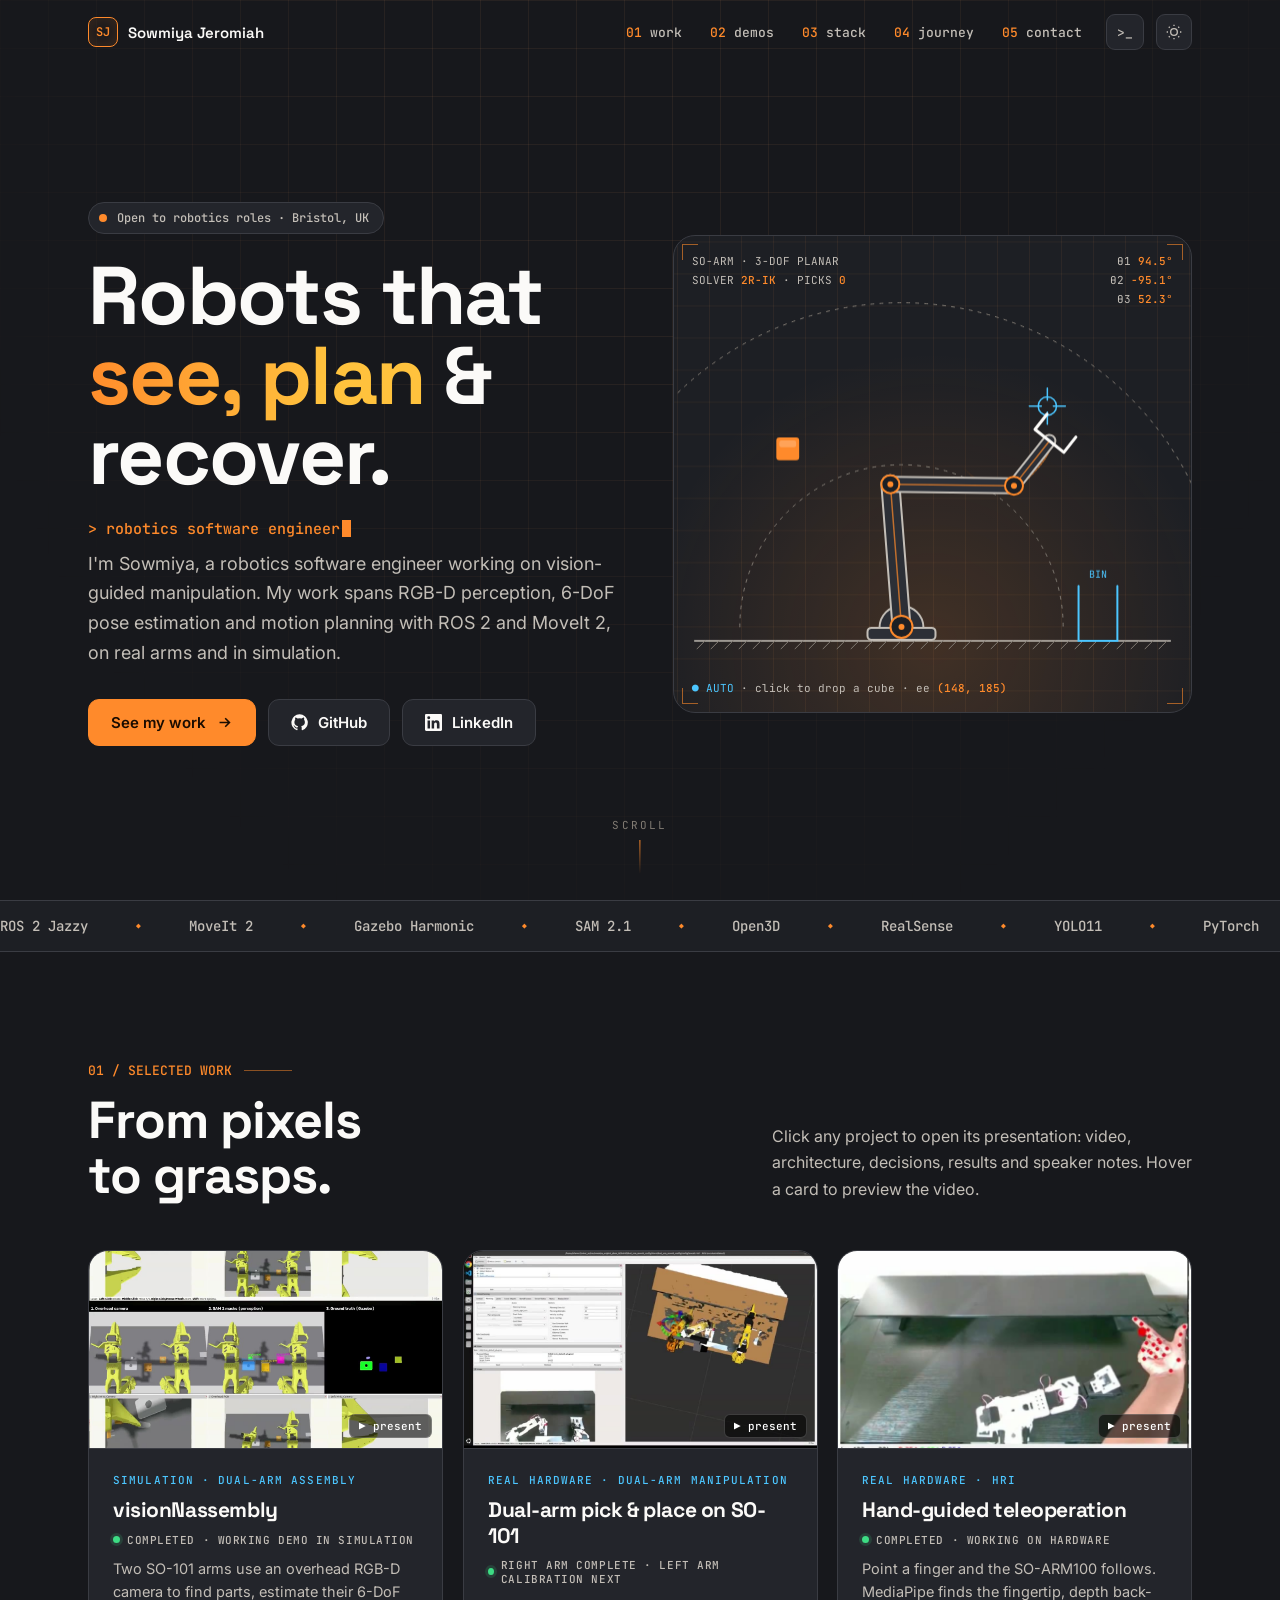
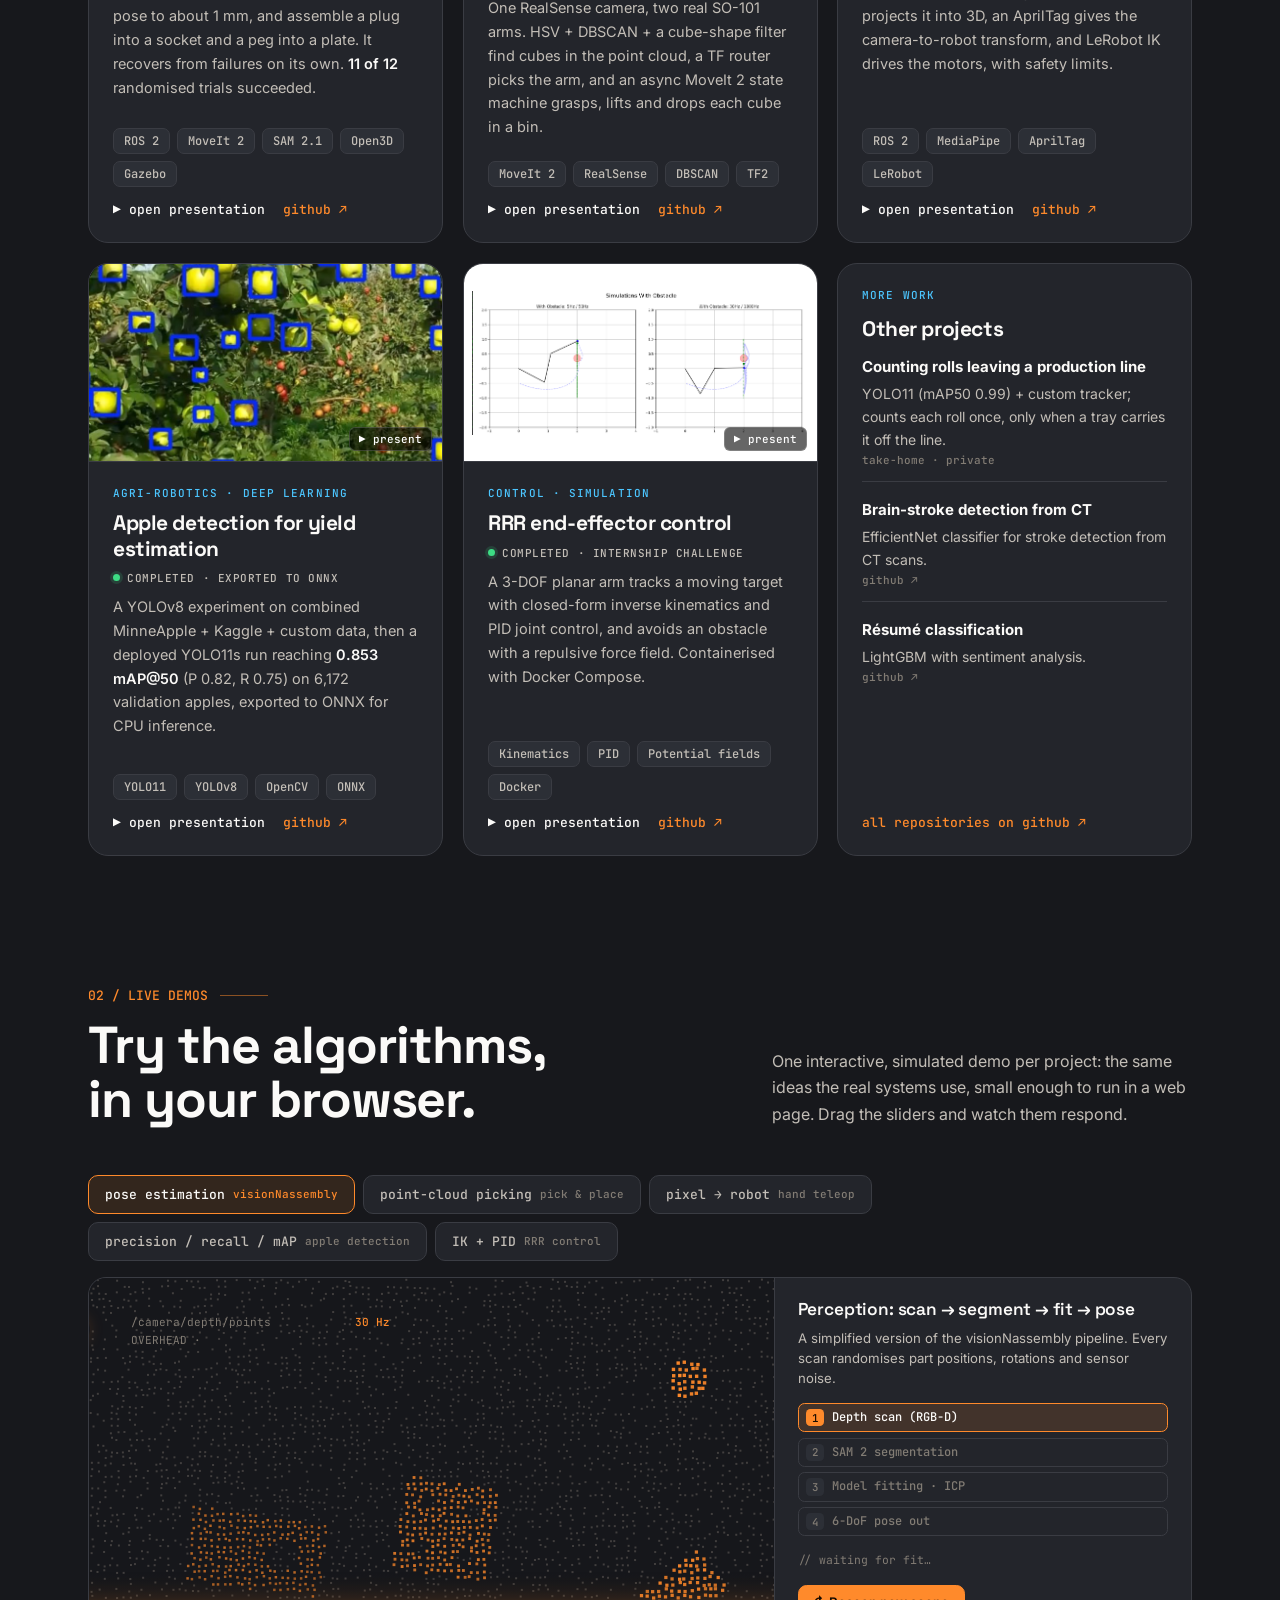
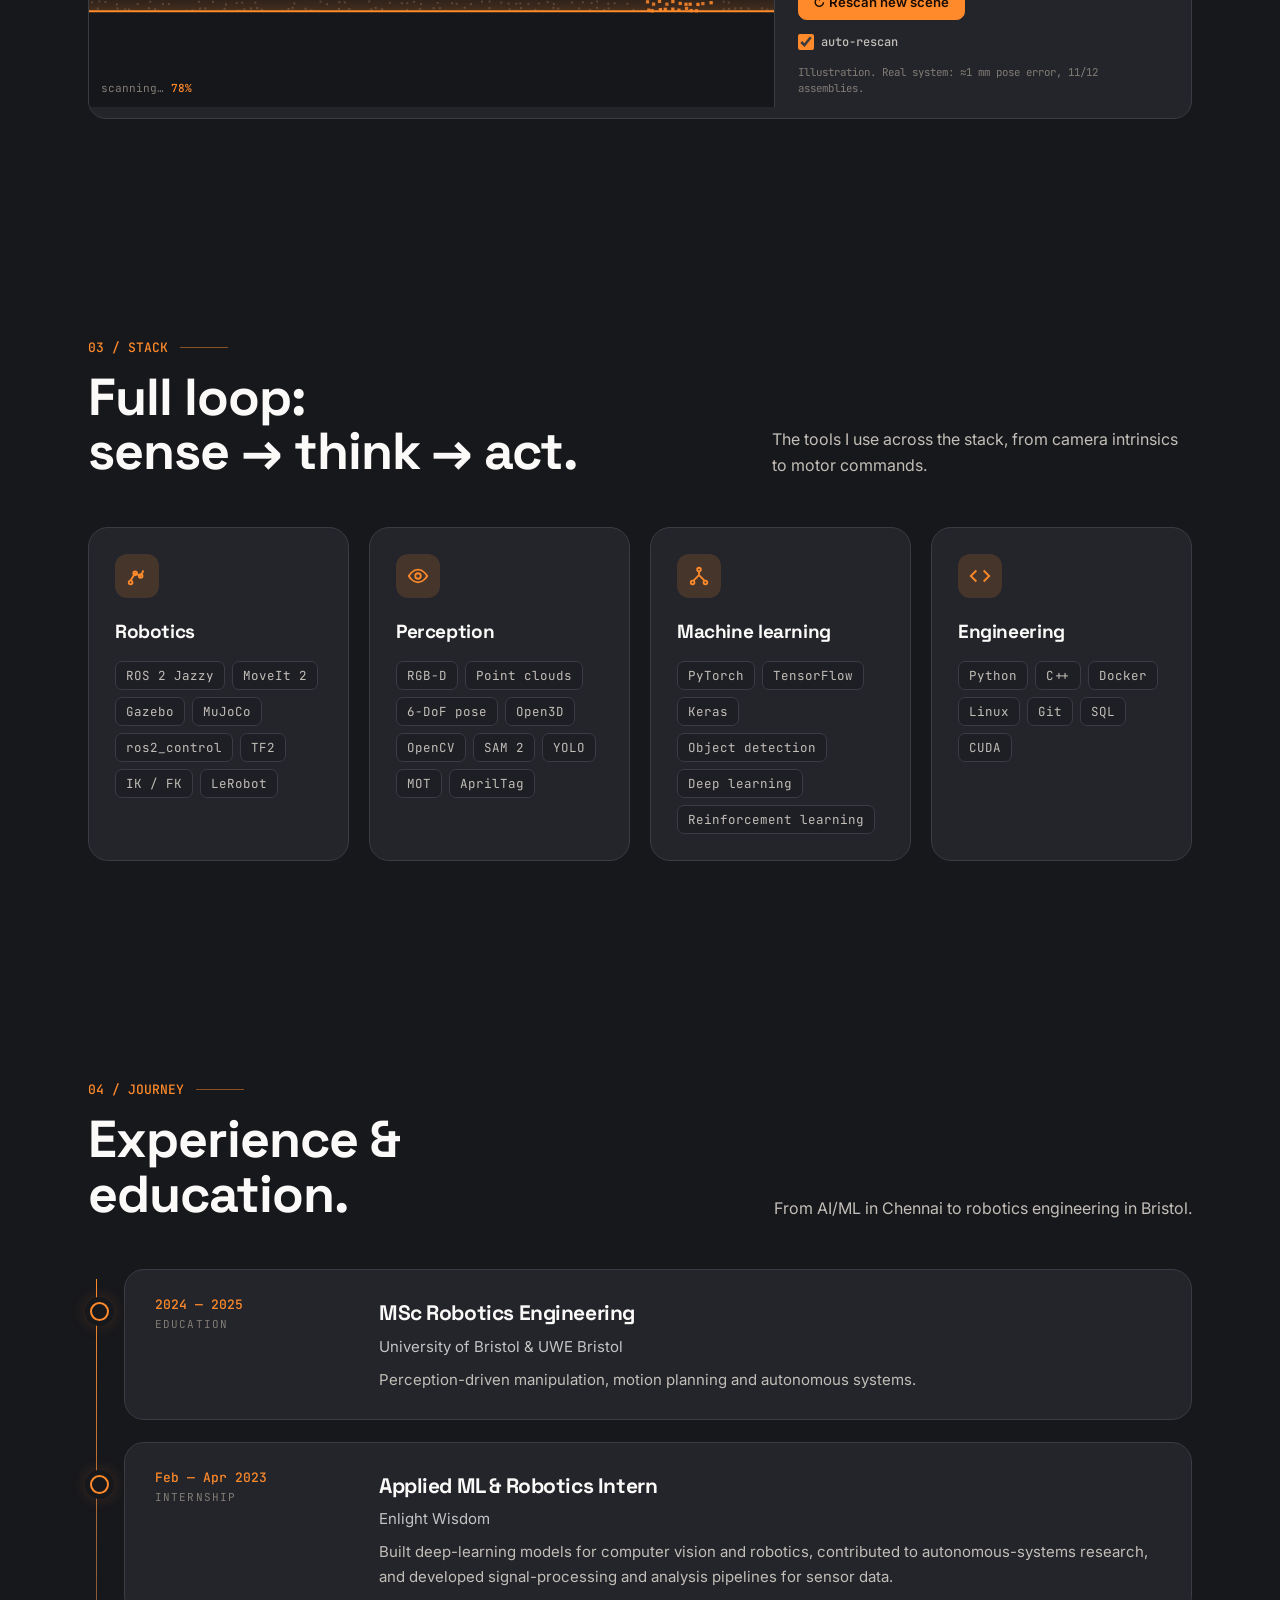
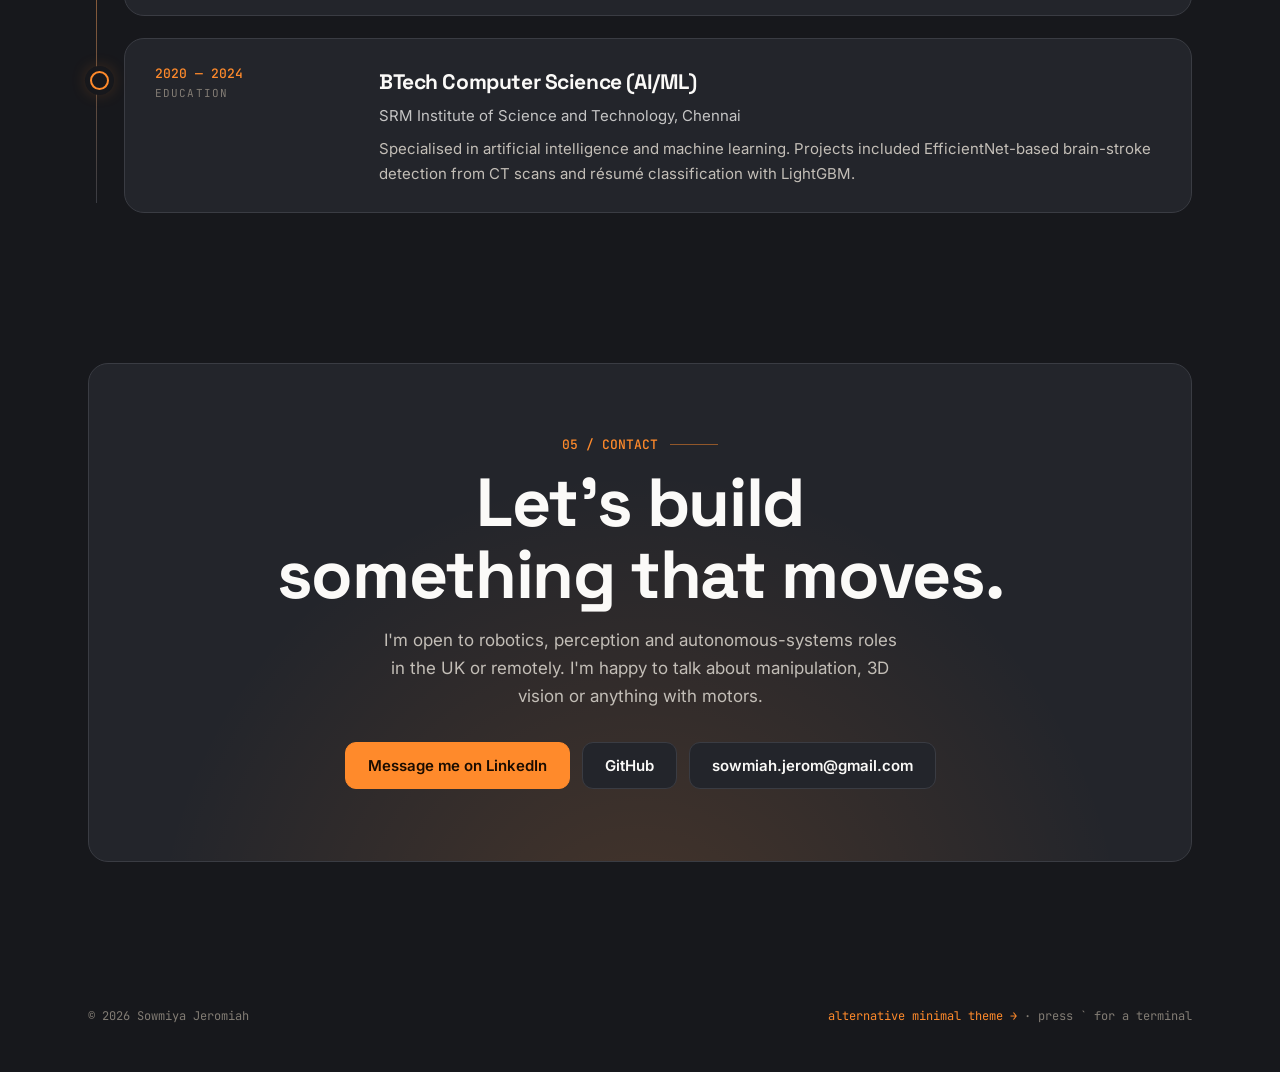
<file: index.html>
<!doctype html>
<html lang="en" data-theme="dark">
<head>
<meta charset="utf-8">
<meta name="viewport" content="width=device-width, initial-scale=1">
<title>Sowmiya Jeromiah — Robotics Software Engineer</title>
<meta name="description" content="Robotics software engineer working on perception-driven manipulation: ROS 2, MoveIt 2, 3D vision and deep learning.">
<link rel="preconnect" href="https://fonts.googleapis.com">
<link rel="preconnect" href="https://fonts.gstatic.com" crossorigin>
<link href="https://fonts.googleapis.com/css2?family=Space+Grotesk:wght@500;600;700&family=Inter:wght@400;500;600&family=JetBrains+Mono:wght@400;500&display=swap" rel="stylesheet">
<style>
  :root {
    --bg: #17181c;
    --bg-2: #1d1f24;
    --surface: #23252b;
    --surface-2: #2c2f36;
    --text: #fbfaf8;
    --muted: #c3beb7;
    --faint: #827c74;
    --border: #3a3c43;
    --grid: rgba(255, 170, 100, .07);
    --accent: #ff8a2b;
    --accent-dim: rgba(255, 138, 43, .16);
    --accent-glow: rgba(255, 138, 43, .42);
    --warm: #4cc6ff;
    --warm-dim: rgba(76, 198, 255, .15);
    --violet: #ffc23d;
  }
  :root[data-theme="light"] {
    --bg: #f7f5f2;
    --bg-2: #efebe6;
    --surface: #ffffff;
    --surface-2: #f3efea;
    --text: #17140f;
    --muted: #625b52;
    --faint: #a49b90;
    --border: #e2dcd4;
    --grid: rgba(120, 60, 10, .06);
    --accent: #e8620a;
    --accent-dim: rgba(232, 98, 10, .1);
    --accent-glow: rgba(232, 98, 10, .25);
    --warm: #0284c7;
    --warm-dim: rgba(2, 132, 199, .1);
    --violet: #d98e00;
  }

  * { box-sizing: border-box; }
  html { scroll-behavior: smooth; }
  body {
    margin: 0;
    background: var(--bg);
    color: var(--text);
    font: 16px/1.65 Inter, system-ui, sans-serif;
    -webkit-font-smoothing: antialiased;
    overflow-x: hidden;
  }
  body::before {
    content: ""; position: fixed; inset: 0; z-index: -1; pointer-events: none;
    background-image:
      linear-gradient(var(--grid) 1px, transparent 1px),
      linear-gradient(90deg, var(--grid) 1px, transparent 1px);
    background-size: 48px 48px;
    mask-image: radial-gradient(ellipse at 50% 0%, #000 30%, transparent 80%);
  }
  a { color: var(--accent); text-decoration: none; }
  .mono { font-family: "JetBrains Mono", ui-monospace, monospace; }
  .wrap { max-width: 1160px; margin: 0 auto; padding: 0 28px; }
  h1, h2, h3 { font-family: "Space Grotesk", Inter, sans-serif; letter-spacing: -.02em; }

  /* ---------- nav ---------- */
  nav {
    position: fixed; top: 0; left: 0; right: 0; z-index: 50;
    transition: background .3s, border-color .3s;
    border-bottom: 1px solid transparent;
  }
  nav.scrolled {
    background: color-mix(in srgb, var(--bg) 78%, transparent);
    backdrop-filter: blur(14px);
    border-bottom-color: var(--border);
  }
  nav .wrap { display: flex; align-items: center; justify-content: space-between; height: 64px; }
  .brand { display: flex; align-items: center; gap: 10px; white-space: nowrap; color: var(--text); font: 600 15px "Space Grotesk"; }
  .brand .logo {
    width: 30px; height: 30px; border-radius: 8px; display: grid; place-items: center;
    border: 1px solid var(--accent); color: var(--accent); font: 600 12px "JetBrains Mono";
    box-shadow: 0 0 18px var(--accent-dim) inset;
  }
  .nav-links { display: flex; align-items: center; gap: 4px; }
  .nav-links a {
    color: var(--muted); font: 500 13px "JetBrains Mono"; padding: 8px 12px; border-radius: 8px;
  }
  .nav-links a:hover { color: var(--text); background: var(--surface-2); }
  .nav-links a span { color: var(--accent); }
  #theme {
    margin-left: 8px; width: 36px; height: 36px; border-radius: 9px; cursor: pointer;
    background: var(--surface); border: 1px solid var(--border); color: var(--muted);
    display: grid; place-items: center;
  }
  #theme:hover { color: var(--accent); border-color: var(--accent); }

  /* ---------- hero ---------- */
  .hero { position: relative; min-height: min(100vh, 900px); display: flex; align-items: center; padding: 96px 0 48px; }
  .hero .wrap { display: grid; grid-template-columns: 1.05fr 1fr; gap: 40px; align-items: center; width: 100%; }
  .status {
    display: inline-flex; align-items: center; gap: 10px;
    font: 500 12px "JetBrains Mono"; color: var(--muted);
    padding: 7px 14px 7px 10px; border: 1px solid var(--border); border-radius: 999px; background: var(--surface);
  }
  .status i { width: 8px; height: 8px; border-radius: 50%; background: var(--accent); box-shadow: 0 0 0 0 var(--accent-glow); animation: ping 2s infinite; }
  @keyframes ping { 0% { box-shadow: 0 0 0 0 var(--accent-glow); } 70%,100% { box-shadow: 0 0 0 10px transparent; } }
  .hero h1 { font-size: clamp(44px, 6.4vw, 84px); line-height: .98; margin: 22px 0 22px; font-weight: 700; }
  .hero h1 .grad {
    background: linear-gradient(100deg, var(--accent), var(--violet) 70%);
    -webkit-background-clip: text; background-clip: text; color: transparent;
  }
  .hero .role { font: 500 15px "JetBrains Mono"; color: var(--accent); margin-bottom: 6px; min-height: 1.6em; }
  .hero .role .cursor { display: inline-block; width: 9px; height: 1.1em; background: var(--accent); vertical-align: -3px; animation: blink 1s steps(1) infinite; margin-left: 2px; }
  @keyframes blink { 50% { opacity: 0; } }
  .hero p.lede { font-size: 18px; color: var(--muted); max-width: 540px; margin: 0 0 32px; }
  .cta { display: flex; flex-wrap: wrap; gap: 12px; }
  .btn {
    position: relative; display: inline-flex; align-items: center; gap: 10px;
    padding: 13px 22px; border-radius: 11px; font: 600 15px Inter;
    color: var(--text); background: var(--surface); border: 1px solid var(--border);
    transition: transform .2s, border-color .2s, box-shadow .2s;
  }
  .btn:hover { transform: translateY(-2px); border-color: var(--accent); box-shadow: 0 8px 30px -10px var(--accent-glow); }
  .btn.primary { background: var(--accent); border-color: var(--accent); color: #1a0c00; }
  .btn svg { width: 17px; height: 17px; }

  .arm-panel {
    position: relative; aspect-ratio: 1 / .92; border-radius: 22px;
    border: 1px solid var(--border);
    background:
      radial-gradient(circle at 50% 85%, var(--accent-dim), transparent 60%),
      var(--bg-2);
    overflow: hidden;
  }
  .arm-panel canvas { position: absolute; inset: 0; width: 100%; height: 100%; cursor: crosshair; touch-action: none; }
  .hud { position: absolute; font: 400 11px "JetBrains Mono"; color: var(--muted); pointer-events: none; line-height: 1.7; }
  .hud b { color: var(--accent); font-weight: 500; }
  .hud.h-tl { top: 16px; left: 18px; }
  .hud.h-tr { top: 16px; right: 18px; text-align: right; }
  .hud.h-bl { bottom: 14px; left: 18px; }
  .hud .mode { color: var(--warm); }
  .corner { position: absolute; width: 16px; height: 16px; border-color: var(--accent); border-style: solid; opacity: .6; }
  .corner.a { top: 8px; left: 8px; border-width: 1px 0 0 1px; }
  .corner.b { top: 8px; right: 8px; border-width: 1px 1px 0 0; }
  .corner.c { bottom: 8px; left: 8px; border-width: 0 0 1px 1px; }
  .corner.d { bottom: 8px; right: 8px; border-width: 0 1px 1px 0; }

  .scroll-hint {
    position: absolute; bottom: 26px; left: 50%; transform: translateX(-50%);
    font: 400 11px "JetBrains Mono"; color: var(--faint); letter-spacing: .2em; text-transform: uppercase;
    display: flex; flex-direction: column; align-items: center; gap: 8px;
  }
  .scroll-hint::after { content: ""; width: 1px; height: 34px; background: linear-gradient(var(--accent), transparent); animation: drip 2s infinite; }
  @keyframes drip { 0% { transform: scaleY(0); transform-origin: top; } 50% { transform: scaleY(1); transform-origin: top; } 51% { transform-origin: bottom; } 100% { transform: scaleY(0); transform-origin: bottom; } }

  /* ---------- marquee ---------- */
  .marquee { border-block: 1px solid var(--border); background: var(--bg-2); overflow: hidden; padding: 16px 0; }
  .marquee .track { display: flex; gap: 48px; width: max-content; animation: slide 40s linear infinite; }
  .marquee span { font: 500 14px "JetBrains Mono"; color: var(--muted); white-space: nowrap; display: flex; align-items: center; gap: 48px; }
  .marquee span::after { content: "◆"; color: var(--accent); font-size: 8px; }
  @keyframes slide { to { transform: translateX(-50%); } }

  /* ---------- sections ---------- */
  section { padding: 110px 0; position: relative; }
  .sec-head { display: flex; align-items: end; justify-content: space-between; gap: 24px; margin-bottom: 48px; flex-wrap: wrap; }
  .sec-num { font: 500 13px "JetBrains Mono"; color: var(--accent); display: flex; align-items: center; gap: 12px; margin-bottom: 14px; }
  .sec-num::after { content: ""; width: 48px; height: 1px; background: var(--accent); opacity: .5; }
  h2 { font-size: clamp(32px, 4.4vw, 52px); line-height: 1.05; margin: 0; font-weight: 700; }
  .sec-head p { color: var(--muted); max-width: 420px; margin: 0; }

  .card {
    position: relative; background: var(--surface); border: 1px solid var(--border); border-radius: 20px;
  }

  /* ---------- featured ---------- */
  .featured { overflow: hidden; }
  .featured .top { padding: 40px 40px 0; display: grid; grid-template-columns: 1.3fr 1fr; gap: 40px; }
  .pill {
    display: inline-flex; align-items: center; gap: 8px; font: 500 12px "JetBrains Mono";
    color: var(--warm); background: var(--warm-dim); padding: 5px 12px; border-radius: 999px;
  }
  .featured h3 { font-size: clamp(28px, 3.4vw, 40px); line-height: 1.08; margin: 16px 0 14px; }
  .featured .desc { color: var(--muted); font-size: 17px; margin: 0 0 22px; }
  .tags { display: flex; flex-wrap: wrap; gap: 7px; }
  .tag {
    font: 500 12px "JetBrains Mono"; padding: 4px 10px; border-radius: 7px;
    color: var(--muted); background: var(--surface-2); border: 1px solid var(--border);
  }
  .stats { display: grid; grid-template-columns: 1fr 1fr; gap: 12px; align-content: start; }
  .stat { padding: 18px; border-radius: 14px; background: var(--bg-2); border: 1px solid var(--border); }
  .stat b { display: block; font: 700 34px/1.1 "Space Grotesk"; letter-spacing: -.03em; color: var(--text); }
  .stat b em { font-style: normal; color: var(--accent); }
  .stat > span { font: 400 12px "JetBrains Mono"; color: var(--muted); }

  .pipe-wrap { padding: 36px 40px; overflow-x: auto; }
  .pipeline { min-width: 820px; width: 100%; height: auto; display: block; }
  .pipeline .node { fill: var(--bg-2); stroke: var(--border); }
  .pipeline .node.hot { stroke: var(--accent); fill: var(--accent-dim); }
  .pipeline .t1 { fill: var(--text); font: 600 14px "Space Grotesk"; }
  .pipeline .t2 { fill: var(--muted); font: 400 11px "JetBrains Mono"; }
  .pipeline .idx { fill: var(--accent); font: 500 10px "JetBrains Mono"; }
  .pipeline .flow { stroke: var(--accent); stroke-width: 2; fill: none; stroke-dasharray: 5 7; animation: flow 1s linear infinite; }
  .pipeline .rec { stroke: var(--warm); stroke-width: 1.5; fill: none; stroke-dasharray: 4 6; animation: flow 1.4s linear infinite reverse; }
  .pipeline .rect { fill: var(--warm); font: 400 11px "JetBrains Mono"; }
  @keyframes flow { to { stroke-dashoffset: -24; } }

  .featured .bottom { display: grid; grid-template-columns: 1.3fr 1fr; gap: 40px; padding: 0 40px 40px; }
  .featured h4 { font: 500 12px "JetBrains Mono"; color: var(--accent); text-transform: uppercase; letter-spacing: .1em; margin: 0 0 14px; }
  .built { list-style: none; padding: 0; margin: 0; display: grid; gap: 12px; }
  .built li { position: relative; padding-left: 26px; color: var(--muted); font-size: 15px; }
  .built li b { color: var(--text); font-weight: 600; }
  .built li::before { content: "→"; position: absolute; left: 0; color: var(--accent); font-family: "JetBrains Mono"; }
  table { width: 100%; border-collapse: collapse; font-size: 14px; }
  th, td { text-align: left; padding: 11px 8px; border-bottom: 1px solid var(--border); }
  th { font: 500 11px "JetBrains Mono"; color: var(--faint); text-transform: uppercase; letter-spacing: .08em; }
  td.n { font-family: "JetBrains Mono"; color: var(--accent); }
  .note { font-size: 13px; color: var(--muted); margin: 14px 0 0; }
  .feat-links { display: flex; gap: 10px; margin-top: 22px; }

  /* ---------- projects ---------- */
  .grid { display: grid; grid-template-columns: repeat(3, 1fr); gap: 20px; margin-top: 20px; }
  .proj {
    display: flex; flex-direction: column; overflow: hidden;
    transition: transform .3s, border-color .3s, box-shadow .3s;
  }
  .proj:hover { transform: translateY(-6px); border-color: color-mix(in srgb, var(--accent) 50%, var(--border)); box-shadow: 0 24px 60px -30px var(--accent-glow); }
  .proj .art { height: 168px; border-bottom: 1px solid var(--border); background: var(--bg-2); position: relative; overflow: hidden; }
  .proj .art svg { width: 100%; height: 100%; display: block; }
  .proj .body { padding: 24px; display: flex; flex-direction: column; gap: 10px; flex: 1; }
  .proj .kind { font: 500 11px "JetBrains Mono"; color: var(--warm); text-transform: uppercase; letter-spacing: .1em; }
  .proj h3 { font-size: 21px; margin: 0; line-height: 1.2; }
  .proj p { margin: 0; color: var(--muted); font-size: 14.5px; }
  .proj .foot { margin-top: auto; padding-top: 12px; display: flex; flex-direction: column; gap: 14px; }
  .proj .link { font: 500 13px "JetBrains Mono"; display: inline-flex; gap: 6px; align-items: center; }
  .proj .link:hover { text-decoration: underline; }
  .proj .link.off { color: var(--faint); }


  .proj h3 a.stretch { color: inherit; }
  .proj h3 a.stretch::before { content: ""; position: absolute; inset: 0; z-index: 1; }
  .proj .foot { position: relative; z-index: 2; }
  .proj .links-row { display: flex; gap: 18px; flex-wrap: wrap; }
  .proj .link.cs { color: var(--text); }
  .proj .link.cs:hover { color: var(--accent); }
  .proj:has(a.stretch) { cursor: pointer; }
  .proj:has(a.stretch):hover h3 { color: var(--accent); }


  /* equal project cards with real media */
  .grid { grid-auto-rows: 1fr; }
  .proj .art { height: auto; aspect-ratio: 16 / 9; background: #000; }
  .proj .art img, .proj .art video { position: absolute; inset: 0; width: 100%; height: 100%; object-fit: cover; display: block; transition: transform .6s cubic-bezier(.2,.7,.2,1), opacity .3s; }
  .proj .art video { opacity: 0; }
  .proj.playing .art video { opacity: 1; }
  .proj:hover .art img { transform: scale(1.03); }
  .proj .art img.plot { object-fit: contain; background: #fff; padding: 8px; }
  .proj .art .ptag { position: absolute; right: 10px; bottom: 10px; z-index: 1; font: 500 11px "JetBrains Mono"; color: #fff; background: rgba(0,0,0,.6); border: 1px solid rgba(255,255,255,.18); border-radius: 6px; padding: 4px 9px; transition: background .2s; }
  .proj:hover .art .ptag { background: var(--accent); color: #1a0c00; border-color: var(--accent); }
  .proj p b { color: var(--text); font-weight: 600; }
  .pstat { display: flex; align-items: center; gap: 7px; font: 500 11px "JetBrains Mono"; color: var(--muted); text-transform: uppercase; letter-spacing: .05em; }
  .pstat i { width: 7px; height: 7px; border-radius: 50%; background: #3ddc84; box-shadow: 0 0 0 3px rgba(61,220,132,.15); }
  .proj.other .body { gap: 14px; }
  .olist { list-style: none; margin: 0; padding: 0; display: grid; gap: 14px; }
  .olist li { display: grid; gap: 2px; padding-bottom: 14px; border-bottom: 1px solid var(--border); }
  .olist li:last-child { border-bottom: 0; padding-bottom: 0; }
  .olist b { color: var(--text); font-size: 15px; }
  .olist a { color: inherit; position: relative; z-index: 2; }
  .olist a:hover b { color: var(--accent); }
  .olist span { color: var(--muted); font-size: 14px; }
  .olist em { font: normal 500 11px "JetBrains Mono"; color: var(--faint); }

  /* art primitives */
  .a-stroke { stroke: var(--muted); fill: none; stroke-width: 2; stroke-linecap: round; stroke-linejoin: round; }
  .a-acc { stroke: var(--accent); fill: none; stroke-width: 2; stroke-linecap: round; }
  .a-fill { fill: var(--accent); }
  .a-warm { fill: var(--warm); }
  .a-warm-s { stroke: var(--warm); fill: none; stroke-width: 1.5; }
  .a-dim { fill: var(--surface-2); stroke: var(--border); }
  .a-faint { stroke: var(--faint); fill: none; stroke-width: 1; stroke-dasharray: 3 4; }
  .a-txt { fill: var(--accent); font: 500 10px "JetBrains Mono"; }
  .roll-move { animation: belt 4s linear infinite; }
  @keyframes belt { from { transform: translateX(0); } to { transform: translateX(60px); } }
  .pulse { animation: pulse 2s ease-in-out infinite; transform-origin: center; transform-box: fill-box; }
  @keyframes pulse { 50% { opacity: .35; } }
  .sweep { animation: sweep 3s ease-in-out infinite; transform-origin: 60px 120px; }
  @keyframes sweep { 50% { transform: rotate(-8deg); } }
  .float { animation: float 3s ease-in-out infinite; }
  @keyframes float { 50% { transform: translate(6px, -8px); } }
  .lidar { animation: lidar 2.4s ease-out infinite; transform-origin: center; transform-box: fill-box; }
  @keyframes lidar { from { transform: scale(.4); opacity: 1; } to { transform: scale(1.6); opacity: 0; } }

  /* ---------- skills ---------- */
  .skills { display: grid; grid-template-columns: repeat(4, 1fr); gap: 20px; }
  .skill { padding: 26px; }
  .skill .ico {
    width: 44px; height: 44px; border-radius: 12px; display: grid; place-items: center; margin-bottom: 18px;
    background: var(--accent-dim); color: var(--accent);
  }
  .skill .ico svg { width: 22px; height: 22px; }
  .skill h3 { font-size: 19px; margin: 0 0 14px; }
  .skill ul { list-style: none; padding: 0; margin: 0; display: flex; flex-wrap: wrap; gap: 7px; }
  .skill li { font: 400 12.5px "JetBrains Mono"; color: var(--muted); padding: 5px 10px; border: 1px solid var(--border); border-radius: 7px; background: var(--bg-2); }

  /* ---------- timeline ---------- */
  .timeline { position: relative; display: grid; gap: 22px; padding-left: 36px; }
  .timeline::before { content: ""; position: absolute; left: 8px; top: 10px; bottom: 10px; width: 1px; background: linear-gradient(var(--accent), var(--border)); }
  .tl { padding: 26px 30px; display: grid; grid-template-columns: 200px 1fr; gap: 24px; }
  .tl::before {
    content: ""; position: absolute; left: -35px; top: 32px; width: 15px; height: 15px; border-radius: 50%;
    background: var(--bg); border: 2px solid var(--accent); box-shadow: 0 0 0 5px var(--bg), 0 0 18px var(--accent-glow);
  }
  .tl .when { font: 500 13px "JetBrains Mono"; color: var(--accent); }
  .tl .type { font: 400 11px "JetBrains Mono"; color: var(--faint); text-transform: uppercase; letter-spacing: .1em; margin-top: 4px; }
  .tl h3 { font-size: 21px; margin: 0 0 4px; }
  .tl .where { color: var(--text); opacity: .75; font-size: 15px; margin-bottom: 8px; }
  .tl p { margin: 0; color: var(--muted); font-size: 15px; }

  /* ---------- contact ---------- */
  .contact {
    padding: 72px 48px; text-align: center; overflow: hidden;
    background:
      radial-gradient(circle at 50% 120%, var(--accent-dim), transparent 60%),
      var(--surface);
  }
  .contact h2 { font-size: clamp(36px, 5.6vw, 68px); margin: 14px 0 16px; }
  .contact p { color: var(--muted); max-width: 520px; margin: 0 auto 32px; font-size: 17px; }
  .contact .cta { justify-content: center; }

  footer { padding: 36px 0 48px; }
  footer .wrap { display: flex; justify-content: space-between; gap: 16px; flex-wrap: wrap; font: 400 12px "JetBrains Mono"; color: var(--faint); }


  /* ---------- progress / boot ---------- */
  #progress { position: fixed; top: 0; left: 0; right: 0; height: 2px; z-index: 60; background: linear-gradient(90deg, var(--accent), var(--violet)); transform-origin: 0 50%; transform: scaleX(0); }
  #boot {
    position: fixed; inset: 0; z-index: 100; background: var(--bg); display: flex; align-items: center; justify-content: center;
    font: 400 13px/1.9 "JetBrains Mono", monospace; color: var(--muted); transition: opacity .5s, visibility .5s; cursor: pointer;
  }
  #boot.done { opacity: 0; visibility: hidden; }
  #boot .ok { color: var(--accent); }
  #boot .ln { opacity: 0; transform: translateY(4px); transition: opacity .2s, transform .2s; white-space: pre; }
  #boot .ln.on { opacity: 1; transform: none; }
  @media (max-width: 680px) { #boot { font-size: 11px; } }

  /* ---------- nav terminal button ---------- */
  .icon-btn {
    margin-left: 8px; height: 36px; padding: 0 10px; border-radius: 9px; cursor: pointer;
    background: var(--surface); border: 1px solid var(--border); color: var(--muted); font: 500 13px "JetBrains Mono";
  }
  .icon-btn:hover { color: var(--accent); border-color: var(--accent); }

  /* ---------- spotlight cards ---------- */
  .proj, .skill { transform-style: preserve-3d; will-change: transform; }
  .proj::after, .skill::after {
    content: ""; position: absolute; inset: 0; border-radius: inherit; pointer-events: none; opacity: 0; transition: opacity .3s;
    background: radial-gradient(360px circle at var(--mx, 50%) var(--my, 50%), var(--accent-dim), transparent 60%);
  }
  .proj:hover::after, .skill:hover::after { opacity: 1; }

  /* ---------- perception demo ---------- */
  .demo { display: grid; grid-template-columns: 1.6fr 1fr; overflow: hidden; }
  .demo .stage { position: relative; aspect-ratio: 16 / 10; background: var(--bg-2); border-right: 1px solid var(--border); }
  .demo canvas { position: absolute; inset: 0; width: 100%; height: 100%; }
  .demo .stage .hud { z-index: 2; }
  .demo .side { padding: 28px; display: flex; flex-direction: column; gap: 18px; }
  .steps { list-style: none; margin: 0; padding: 0; display: grid; gap: 8px; }
  .steps li {
    display: flex; align-items: center; gap: 12px; padding: 10px 12px; border-radius: 10px; border: 1px solid var(--border);
    font: 500 13px "JetBrains Mono"; color: var(--faint); transition: all .3s;
  }
  .steps li i { width: 22px; height: 22px; border-radius: 6px; display: grid; place-items: center; font-style: normal; font-size: 11px; background: var(--surface-2); }
  .steps li.on { color: var(--text); border-color: var(--accent); background: var(--accent-dim); }
  .steps li.on i { background: var(--accent); color: #1a0c00; }
  .steps li.done { color: var(--muted); }
  .steps li.done i { color: var(--accent); }
  .poses { font: 400 12px/1.8 "JetBrains Mono"; color: var(--muted); min-height: 96px; }
  .poses .pt { width: 100%; border-collapse: collapse; font: 400 11.5px "JetBrains Mono"; }
  .poses .pt th { font-size: 10px; padding: 0 4px 6px 0; color: var(--faint); border: 0; }
  .poses .pt td { padding: 3px 4px 3px 0; border: 0; color: var(--muted); white-space: nowrap; }
  .poses .pt td:first-child { color: var(--text); }
  .poses em { font-style: normal; color: var(--accent); }
  .demo .btn { align-self: flex-start; }
  .demo .hint { font: 400 12px "JetBrains Mono"; color: var(--faint); margin: 0; }

  /* ---------- terminal ---------- */
  #term {
    position: fixed; inset: 0; z-index: 90; display: none; align-items: center; justify-content: center; padding: 16px;
    background: rgba(0,0,0,.55); backdrop-filter: blur(6px);
  }
  #term.open { display: flex; }
  .term-win { width: min(720px, 100%); height: min(460px, 80vh); display: flex; flex-direction: column; background: #0a0a0b; border: 1px solid var(--border); border-radius: 14px; overflow: hidden; box-shadow: 0 30px 80px -20px rgba(0,0,0,.7), 0 0 0 1px var(--accent-dim); }
  .term-bar { display: flex; align-items: center; gap: 8px; padding: 10px 14px; border-bottom: 1px solid #222; font: 400 12px "JetBrains Mono"; color: #8a8580; }
  .term-bar i { width: 11px; height: 11px; border-radius: 50%; background: #3a3836; }
  .term-bar i:first-child { background: #ff5f56; cursor: pointer; }
  .term-bar span { margin-left: 8px; }
  .term-out { flex: 1; overflow-y: auto; padding: 14px 16px; font: 400 13px/1.7 "JetBrains Mono"; color: #d8d4cf; white-space: pre-wrap; word-break: break-word; }
  .term-out .p { color: #ff7a1a; }
  .term-out .c { color: #38bdf8; }
  .term-out .d { color: #7d7871; }
  .term-out a { color: #ffb020; }
  .term-in { display: flex; gap: 8px; padding: 12px 16px; border-top: 1px solid #222; font: 400 13px "JetBrains Mono"; color: #ff7a1a; }
  .term-in input { flex: 1; background: none; border: 0; outline: 0; color: #f2f0ed; font: inherit; caret-color: #ff7a1a; }

  @media (max-width: 980px) {
    .demo { grid-template-columns: 1fr; }
    .demo .stage { border-right: 0; border-bottom: 1px solid var(--border); }
  }

  /* ---------- reveal ---------- */
  .reveal { opacity: 0; transform: translateY(28px); transition: opacity .8s cubic-bezier(.2,.7,.2,1), transform .8s cubic-bezier(.2,.7,.2,1); }
  .reveal.in { opacity: 1; transform: none; }
  .d1 { transition-delay: .08s; } .d2 { transition-delay: .16s; } .d3 { transition-delay: .24s; }

  @media (max-width: 440px) { .bname { display: none; } }

  @media (prefers-reduced-motion: reduce) {
    *, *::before, *::after { animation: none !important; transition: none !important; }
    .reveal { opacity: 1; transform: none; }
  }

  /* ---------- responsive ---------- */
  @media (max-width: 980px) {
    .hero .wrap { grid-template-columns: 1fr; }
    .hero { min-height: auto; padding-top: 110px; }
    .arm-panel { max-width: 560px; width: 100%; }
    .scroll-hint { display: none; }
    .featured .top, .featured .bottom { grid-template-columns: 1fr; }
    .grid { grid-template-columns: repeat(2, 1fr); }
    .skills { grid-template-columns: repeat(2, 1fr); }
  }
  @media (max-width: 680px) {
    .wrap { padding: 0 16px; }
    .nav-links a.opt { display: none; }
    .nav-links a { padding: 8px 8px; }
    .nav-links a span { display: none; }
    .demo .stage .h-tl { display: none; }
    section { padding: 72px 0; }
    .featured .top { padding: 24px 20px 0; }
    .pipe-wrap { padding: 24px 20px; }
    .featured .bottom { padding: 0 20px 24px; }
    .grid, .skills { grid-template-columns: 1fr; }
    .tl { grid-template-columns: 1fr; gap: 8px; padding: 22px; }
    .timeline { padding-left: 28px; }
    .tl::before { left: -27px; }
    .timeline::before { left: 6px; }
    .contact { padding: 48px 20px; }
    .stat b { font-size: 28px; }
  }
</style>
<link rel="stylesheet" href="assets/demos.css">
</head>
<body>
<div id="progress"></div>
<div id="boot" aria-hidden="true"><div id="bootLines"></div></div>

<nav id="nav">
  <div class="wrap">
    <a class="brand" href="#top"><span class="logo">SJ</span><span class="bname">Sowmiya Jeromiah</span></a>
    <div class="nav-links">
      <a href="#work"><span>01</span> work</a>
      <a class="opt" href="#demo"><span>02</span> demos</a>
      <a class="opt" href="#skills"><span>03</span> stack</a>
      <a class="opt" href="#journey"><span>04</span> journey</a>
      <a href="#contact"><span>05</span> contact</a>
      <button class="icon-btn" id="termBtn" title="Open terminal ( ` )" aria-label="Open terminal">&gt;_</button>
      <button id="theme" aria-label="Toggle colour theme">
        <svg width="16" height="16" viewBox="0 0 24 24" fill="none" stroke="currentColor" stroke-width="2"><circle cx="12" cy="12" r="5"/><path d="M12 1v2M12 21v2M4.2 4.2l1.4 1.4M18.4 18.4l1.4 1.4M1 12h2M21 12h2M4.2 19.8l1.4-1.4M18.4 5.6l1.4-1.4"/></svg>
      </button>
    </div>
  </div>
</nav>

<!-- ================= HERO ================= -->
<header class="hero" id="top">
  <div class="wrap">
    <div>
      <span class="status"><i></i>Open to robotics roles · Bristol, UK</span>
      <h1>Robots that <span class="grad">see, plan</span> &amp; recover.</h1>
      <div class="role mono"><span id="typed"></span><span class="cursor"></span></div>
      <p class="lede">
        I'm Sowmiya, a robotics software engineer working on vision-guided manipulation. My work spans RGB-D perception,
        6-DoF pose estimation and motion planning with ROS&nbsp;2 and MoveIt&nbsp;2, on real arms and in simulation.
      </p>
      <div class="cta">
        <a class="btn primary" href="#work">See my work
          <svg viewBox="0 0 24 24" fill="none" stroke="currentColor" stroke-width="2.2"><path d="M5 12h14M13 6l6 6-6 6"/></svg></a>
        <a class="btn" href="https://github.com/sowmiah08" target="_blank" rel="noopener">
          <svg viewBox="0 0 24 24" fill="currentColor"><path d="M12 .5a11.5 11.5 0 0 0-3.6 22.4c.6.1.8-.3.8-.6v-2c-3.2.7-3.900-1.500-3.900-1.500-.5-1.300-1.300-1.700-1.300-1.700-1-.7.1-.7.1-.7 1.200.1 1.800 1.200 1.800 1.200 1 1.800 2.800 1.300 3.500 1 .1-.8.4-1.300.7-1.600-2.600-.3-5.300-1.300-5.300-5.700 0-1.300.5-2.300 1.200-3.100-.1-.3-.5-1.500.1-3.100 0 0 1-.3 3.200 1.200a11 11 0 0 1 5.800 0C17.300 4.600 18.300 5 18.300 5c.6 1.600.2 2.800.1 3.100.8.8 1.200 1.900 1.200 3.100 0 4.400-2.700 5.400-5.300 5.700.4.4.8 1.100.8 2.200v3.200c0 .3.2.7.8.6A11.5 11.5 0 0 0 12 .5Z"/></svg>
          GitHub</a>
        <a class="btn" href="https://www.linkedin.com/in/sowmiya-jeromiah" target="_blank" rel="noopener">
          <svg viewBox="0 0 24 24" fill="currentColor"><path d="M20.4 20.5h-3.6v-5.6c0-1.3 0-3-1.8-3s-2.1 1.4-2.1 2.9v5.7H9.4V9h3.4v1.6c.5-.9 1.6-1.8 3.4-1.8 3.6 0 4.3 2.4 4.3 5.5v6.2ZM5.3 7.4a2.1 2.1 0 1 1 0-4.2 2.1 2.1 0 0 1 0 4.2Zm1.8 13.1H3.6V9h3.5v11.5ZM22.2 0H1.8C.8 0 0 .8 0 1.7v20.6c0 .9.8 1.7 1.8 1.7h20.4c1 0 1.8-.8 1.8-1.7V1.7C24 .8 23.2 0 22.2 0Z"/></svg>
          LinkedIn</a>
      </div>
    </div>

    <div class="arm-panel reveal d2" id="armPanel" aria-label="Interactive 3-link robot arm that follows your cursor using inverse kinematics">
      <canvas id="arm"></canvas>
      <i class="corner a"></i><i class="corner b"></i><i class="corner c"></i><i class="corner d"></i>
      <div class="hud h-tl">SO-ARM · 3-DOF PLANAR<br>SOLVER <b>2R-IK</b> · PICKS <b id="hudP">0</b></div>
      <div class="hud h-tr" id="hudJ">θ1 <b>0.0°</b><br>θ2 <b>0.0°</b><br>θ3 <b>0.0°</b></div>
      <div class="hud h-bl"><span class="mode" id="hudMode">● AUTO</span> · click to drop a cube · ee <b id="hudT">(0, 0)</b></div>
    </div>
  </div>
  <div class="scroll-hint">scroll</div>
</header>

<div class="marquee" aria-hidden="true">
  <div class="track">
    <span>ROS 2 Jazzy</span><span>MoveIt 2</span><span>Gazebo Harmonic</span><span>SAM 2.1</span><span>Open3D</span><span>RealSense</span><span>YOLO11</span><span>PyTorch</span><span>MediaPipe</span><span>LeRobot</span><span>TF2</span><span>Docker</span><span>C++</span><span>Python</span>
    <span>ROS 2 Jazzy</span><span>MoveIt 2</span><span>Gazebo Harmonic</span><span>SAM 2.1</span><span>Open3D</span><span>RealSense</span><span>YOLO11</span><span>PyTorch</span><span>MediaPipe</span><span>LeRobot</span><span>TF2</span><span>Docker</span><span>C++</span><span>Python</span>
  </div>
</div>

<main>
<!-- ================= WORK ================= -->
<section id="work">
  <div class="wrap">
    <div class="sec-head reveal">
      <div>
        <div class="sec-num">01 / SELECTED WORK</div>
        <h2>From pixels<br>to grasps.</h2>
      </div>
      <p>Click any project to open its presentation: video, architecture, decisions, results and speaker notes. Hover a card to preview the video.</p>
    </div>
    <div class="grid">
      <article class="card proj reveal">
        <div class="art"><img src="media/visionNassembly.jpg" alt="Gazebo: overhead camera, SAM 2 masks and ground truth" loading="lazy"><video data-src="media/visionNassembly.mp4" muted loop playsinline preload="none" aria-hidden="true"></video><span class="ptag">▶ present</span></div>
        <div class="body">
          <div class="kind">Simulation · Dual-arm assembly</div>
          <h3><a class="stretch" href="projects/visionnassembly.html">visionNassembly</a></h3>
          <div class="pstat"><i></i>Completed · working demo in simulation</div>
          <p>Two SO-101 arms use an overhead RGB-D camera to find parts, estimate their 6-DoF pose to about 1 mm, and assemble a plug into a socket and a peg into a plate. It recovers from failures on its own. <b>11 of 12</b> randomised trials succeeded.</p>
          <div class="foot">
            <div class="tags"><span class="tag">ROS 2</span><span class="tag">MoveIt 2</span><span class="tag">SAM 2.1</span><span class="tag">Open3D</span><span class="tag">Gazebo</span></div>
            <span class="links-row"><a class="link cs" href="projects/visionnassembly.html">▶ open presentation</a><a class="link" href="https://github.com/sowmiah08/visionNassembly" target="_blank" rel="noopener">github ↗</a></span>
          </div>
        </div>
      </article>
      <article class="card proj reveal d1">
        <div class="art"><img src="media/pick-and-place.jpg" alt="RViz point cloud and plan beside the real arm" loading="lazy"><video data-src="media/pick-and-place.mp4" muted loop playsinline preload="none" aria-hidden="true"></video><span class="ptag">▶ present</span></div>
        <div class="body">
          <div class="kind">Real hardware · Dual-arm manipulation</div>
          <h3><a class="stretch" href="projects/pick-and-place.html">Dual-arm pick &amp; place on SO-101</a></h3>
          <div class="pstat"><i></i>Right arm complete · left arm calibration next</div>
          <p>One RealSense camera, two real SO-101 arms. HSV + DBSCAN + a cube-shape filter find cubes in the point cloud, a TF router picks the arm, and an async MoveIt 2 state machine grasps, lifts and drops each cube in a bin.</p>
          <div class="foot">
            <div class="tags"><span class="tag">MoveIt 2</span><span class="tag">RealSense</span><span class="tag">DBSCAN</span><span class="tag">TF2</span></div>
            <span class="links-row"><a class="link cs" href="projects/pick-and-place.html">▶ open presentation</a><a class="link" href="https://github.com/sowmiah08/precision_pick_and_place_with_inverse_kinematics" target="_blank" rel="noopener">github ↗</a></span>
          </div>
        </div>
      </article>
      <article class="card proj reveal d2">
        <div class="art"><img src="media/hand-teleop-thumb.jpg" alt="Hand tracking landmarks while the arm reaches toward the fingertip" loading="lazy"><video data-src="media/hand-teleop.mp4" muted loop playsinline preload="none" aria-hidden="true" style="object-position:center top"></video><span class="ptag">▶ present</span></div>
        <div class="body">
          <div class="kind">Real hardware · HRI</div>
          <h3><a class="stretch" href="projects/hand-teleop.html">Hand-guided teleoperation</a></h3>
          <div class="pstat"><i></i>Completed · working on hardware</div>
          <p>Point a finger and the SO-ARM100 follows. MediaPipe finds the fingertip, depth back-projects it into 3D, an AprilTag gives the camera-to-robot transform, and LeRobot IK drives the motors, with safety limits.</p>
          <div class="foot">
            <div class="tags"><span class="tag">ROS 2</span><span class="tag">MediaPipe</span><span class="tag">AprilTag</span><span class="tag">LeRobot</span></div>
            <span class="links-row"><a class="link cs" href="projects/hand-teleop.html">▶ open presentation</a><a class="link" href="https://github.com/sowmiah08/hand_based_manipulation" target="_blank" rel="noopener">github ↗</a></span>
          </div>
        </div>
      </article>
      <article class="card proj reveal">
        <div class="art"><img src="media/apple-orchard.jpg" alt="Orchard apples inside detection boxes" loading="lazy" style="object-position:center 30%"><span class="ptag">▶ present</span></div>
        <div class="body">
          <div class="kind">Agri-robotics · Deep learning</div>
          <h3><a class="stretch" href="projects/apple-detection.html">Apple detection for yield estimation</a></h3>
          <div class="pstat"><i></i>Completed · exported to ONNX</div>
          <p>A YOLOv8 experiment on combined MinneApple + Kaggle + custom data, then a deployed YOLO11s run reaching <b>0.853 mAP@50</b> (P 0.82, R 0.75) on 6,172 validation apples, exported to ONNX for CPU inference.</p>
          <div class="foot">
            <div class="tags"><span class="tag">YOLO11</span><span class="tag">YOLOv8</span><span class="tag">OpenCV</span><span class="tag">ONNX</span></div>
            <span class="links-row"><a class="link cs" href="projects/apple-detection.html">▶ open presentation</a><a class="link" href="https://github.com/sowmiah08/Apple-Detection-Machine-Vision" target="_blank" rel="noopener">github ↗</a></span>
          </div>
        </div>
      </article>
      <article class="card proj reveal d1">
        <div class="art"><img class="plot" src="media/rrr-sim_obs.png" alt="End-effector path bending around a red obstacle" loading="lazy"><span class="ptag">▶ present</span></div>
        <div class="body">
          <div class="kind">Control · Simulation</div>
          <h3><a class="stretch" href="projects/rrr-control.html">RRR end-effector control</a></h3>
          <div class="pstat"><i></i>Completed · internship challenge</div>
          <p>A 3-DOF planar arm tracks a moving target with closed-form inverse kinematics and PID joint control, and avoids an obstacle with a repulsive force field. Containerised with Docker Compose.</p>
          <div class="foot">
            <div class="tags"><span class="tag">Kinematics</span><span class="tag">PID</span><span class="tag">Potential fields</span><span class="tag">Docker</span></div>
            <span class="links-row"><a class="link cs" href="projects/rrr-control.html">▶ open presentation</a><a class="link" href="https://github.com/sowmiah08/Robot_EndEffector_Control" target="_blank" rel="noopener">github ↗</a></span>
          </div>
        </div>
      </article>
      <article class="card proj other reveal d2">
        <div class="body">
          <div class="kind">More work</div>
          <h3>Other projects</h3>
          <ul class="olist">
            <li><b>Counting rolls leaving a production line</b><span>YOLO11 (mAP50 0.99) + custom tracker; counts each roll once, only when a tray carries it off the line.</span><em>take-home · private</em></li>
            <li><a href="https://github.com/sowmiah08/EfficientNet-Brain-Stroke-Detection" target="_blank" rel="noopener"><b>Brain-stroke detection from CT</b></a><span>EfficientNet classifier for stroke detection from CT scans.</span><em>github ↗</em></li>
            <li><a href="https://github.com/sowmiah08/resume-classification-LGBM-Sentiment" target="_blank" rel="noopener"><b>Résumé classification</b></a><span>LightGBM with sentiment analysis.</span><em>github ↗</em></li>
          </ul>
          <div class="foot"><a class="link" href="https://github.com/sowmiah08" target="_blank" rel="noopener">all repositories on github ↗</a></div>
        </div>
      </article>
    </div>
  </div>
</section>

<!-- ================= DEMO ================= -->
<section id="demo" style="padding-top:20px">
  <div class="wrap">
    <div class="sec-head reveal">
      <div>
        <div class="sec-num">02 / LIVE DEMOS</div>
        <h2>Try the algorithms,<br>in your browser.</h2>
      </div>
      <p>One interactive, simulated demo per project: the same ideas the real systems use, small enough to run in a web page. Drag the sliders and watch them respond.</p>
    </div>
    <div class="dm-tabs reveal" role="tablist" id="dmTabs">
      <button role="tab" class="on" data-tab="pose">pose estimation <small>visionNassembly</small></button>
      <button role="tab" data-tab="cubes">point-cloud picking <small>pick &amp; place</small></button>
      <button role="tab" data-tab="hand">pixel → robot <small>hand teleop</small></button>
      <button role="tab" data-tab="apples">precision / recall / mAP <small>apple detection</small></button>
      <button role="tab" data-tab="rrr">IK + PID <small>RRR control</small></button>
    </div>
    <div class="reveal">
      <div class="dm-panel" data-panel="pose"><div class="demo-mount" data-demo="pose"></div></div>
      <div class="dm-panel" data-panel="cubes" hidden><div class="demo-mount" data-demo="cubes"></div></div>
      <div class="dm-panel" data-panel="hand" hidden><div class="demo-mount" data-demo="hand"></div></div>
      <div class="dm-panel" data-panel="apples" hidden><div class="demo-mount" data-demo="apples"></div></div>
      <div class="dm-panel" data-panel="rrr" hidden><div class="demo-mount" data-demo="rrr"></div></div>
    </div>
  </div>
</section>

<!-- ================= SKILLS ================= -->
<section id="skills">
  <div class="wrap">
    <div class="sec-head reveal">
      <div>
        <div class="sec-num">03 / STACK</div>
        <h2>Full loop:<br>sense → think → act.</h2>
      </div>
      <p>The tools I use across the stack, from camera intrinsics to motor commands.</p>
    </div>
    <div class="skills">
      <div class="card skill reveal">
        <div class="ico"><svg viewBox="0 0 24 24" fill="none" stroke="currentColor" stroke-width="2"><circle cx="5" cy="19" r="2"/><path d="M5 17 10 9l6 3 3-6"/><circle cx="10" cy="9" r="2"/><circle cx="16" cy="12" r="2"/></svg></div>
        <h3>Robotics</h3>
        <ul><li>ROS 2 Jazzy</li><li>MoveIt 2</li><li>Gazebo</li><li>MuJoCo</li><li>ros2_control</li><li>TF2</li><li>IK / FK</li><li>LeRobot</li></ul>
      </div>
      <div class="card skill reveal d1">
        <div class="ico"><svg viewBox="0 0 24 24" fill="none" stroke="currentColor" stroke-width="2"><path d="M2 12s4-7 10-7 10 7 10 7-4 7-10 7S2 12 2 12Z"/><circle cx="12" cy="12" r="3"/></svg></div>
        <h3>Perception</h3>
        <ul><li>RGB-D</li><li>Point clouds</li><li>6-DoF pose</li><li>Open3D</li><li>OpenCV</li><li>SAM 2</li><li>YOLO</li><li>MOT</li><li>AprilTag</li></ul>
      </div>
      <div class="card skill reveal d2">
        <div class="ico"><svg viewBox="0 0 24 24" fill="none" stroke="currentColor" stroke-width="2"><circle cx="12" cy="5" r="2"/><circle cx="5" cy="19" r="2"/><circle cx="19" cy="19" r="2"/><path d="M12 7v4M12 11l-6 6M12 11l6 6"/></svg></div>
        <h3>Machine learning</h3>
        <ul><li>PyTorch</li><li>TensorFlow</li><li>Keras</li><li>Object detection</li><li>Deep learning</li><li>Reinforcement learning</li></ul>
      </div>
      <div class="card skill reveal d3">
        <div class="ico"><svg viewBox="0 0 24 24" fill="none" stroke="currentColor" stroke-width="2"><path d="m8 6-6 6 6 6M16 6l6 6-6 6"/></svg></div>
        <h3>Engineering</h3>
        <ul><li>Python</li><li>C++</li><li>Docker</li><li>Linux</li><li>Git</li><li>SQL</li><li>CUDA</li></ul>
      </div>
    </div>
  </div>
</section>

<!-- ================= JOURNEY ================= -->
<section id="journey">
  <div class="wrap">
    <div class="sec-head reveal">
      <div>
        <div class="sec-num">04 / JOURNEY</div>
        <h2>Experience &amp;<br>education.</h2>
      </div>
      <p>From AI/ML in Chennai to robotics engineering in Bristol.</p>
    </div>
    <div class="timeline">
      <div class="card tl reveal">
        <div><div class="when">2024 — 2025</div><div class="type">Education</div></div>
        <div>
          <h3>MSc Robotics Engineering</h3>
          <div class="where">University of Bristol &amp; UWE Bristol</div>
          <p><!-- TODO: dissertation title / key modules -->Perception-driven manipulation, motion planning and autonomous systems.</p>
        </div>
      </div>
      <div class="card tl reveal">
        <div><div class="when">Feb — Apr 2023</div><div class="type">Internship</div></div>
        <div>
          <h3>Applied ML &amp; Robotics Intern</h3>
          <div class="where">Enlight Wisdom</div>
          <p>Built deep-learning models for computer vision and robotics, contributed to autonomous-systems research, and developed signal-processing and analysis pipelines for sensor data.</p>
        </div>
      </div>
      <div class="card tl reveal">
        <div><div class="when">2020 — 2024</div><div class="type">Education</div></div>
        <div>
          <h3>BTech Computer Science (AI/ML)</h3>
          <div class="where">SRM Institute of Science and Technology, Chennai</div>
          <p>Specialised in artificial intelligence and machine learning. Projects included EfficientNet-based brain-stroke detection from CT scans and résumé classification with LightGBM.</p>
        </div>
      </div>
    </div>
  </div>
</section>

<!-- ================= CONTACT ================= -->
<section id="contact" style="padding-top:40px">
  <div class="wrap">
    <div class="card contact reveal">
      <div class="sec-num" style="justify-content:center">05 / CONTACT</div>
      <h2>Let's build<br>something that moves.</h2>
      <p>I'm open to robotics, perception and autonomous-systems roles in the UK or remotely. I'm happy to talk about manipulation, 3D vision or anything with motors.</p>
      <div class="cta">
        <a class="btn primary" href="https://www.linkedin.com/in/sowmiya-jeromiah" target="_blank" rel="noopener">Message me on LinkedIn</a>
        <a class="btn" href="https://github.com/sowmiah08" target="_blank" rel="noopener">GitHub</a>
        <a class="btn" href="mailto:sowmiah.jerom@gmail.com">sowmiah.jerom@gmail.com</a>
        <!-- <a class="btn" href="cv.pdf" target="_blank">Download CV</a> -->
      </div>
    </div>
  </div>
</section>
</main>

<div id="term" role="dialog" aria-label="Terminal">
  <div class="term-win">
    <div class="term-bar"><i id="termClose" title="close"></i><i></i><i></i><span>sowSH — the Sowmiya shell</span></div>
    <div class="term-out" id="termOut"></div>
    <label class="term-in"><span>sowSH ❯</span><input id="termIn" autocomplete="off" spellcheck="false" aria-label="Terminal input"></label>
  </div>
</div>

<footer>
  <div class="wrap">
    <span>© <span id="yr">2026</span> Sowmiya Jeromiah</span>
    <span><a href="lab/index.html">alternative minimal theme →</a> · press ` for a terminal</span>
  </div>
</footer>

<script>
(function () {
  var root = document.documentElement;
  var reduce = matchMedia('(prefers-reduced-motion: reduce)').matches;
  function css(v) { return getComputedStyle(root).getPropertyValue(v).trim(); }
  function store(k, v) { try { if (v === undefined) return sessionStorage.getItem(k); sessionStorage.setItem(k, v); } catch (e) { return null; } }

  /* ---------- boot sequence ---------- */
  var boot = document.getElementById('boot');
  var bootLines = [
    '<span class="ok">[ OK ]</span> source /opt/ros/jazzy/setup.bash',
    '<span class="ok">[ OK ]</span> starting perception_service (SAM 2.1)',
    '<span class="ok">[ OK ]</span> loading MoveIt 2 planning pipeline',
    '<span class="ok">[ OK ]</span> calibrating camera_link → base_link',
    '<span class="ok">[ OK ]</span> portfolio ready — welcome'
  ];
  function endBoot() { boot.classList.add('done'); store('booted', '1'); setTimeout(function () { boot.style.display = 'none'; }, 550); }
  if (reduce || store('booted')) { boot.style.display = 'none'; }
  else {
    var bl = document.getElementById('bootLines');
    bootLines.forEach(function (h, i) {
      var d = document.createElement('div'); d.className = 'ln'; d.innerHTML = h; bl.appendChild(d);
      setTimeout(function () { d.classList.add('on'); }, 120 + i * 190);
    });
    setTimeout(endBoot, 120 + bootLines.length * 190 + 350);
    boot.addEventListener('click', endBoot);
  }

  /* ---------- theme ---------- */
  try { var t = localStorage.getItem('theme-v3'); root.setAttribute('data-theme', t || 'dark'); } catch (e) {}
  addEventListener('storage', function (e) { if (e.key === 'theme-v3') root.setAttribute('data-theme', e.newValue || 'dark'); });
  document.getElementById('theme').addEventListener('click', function () {
    var next = root.getAttribute('data-theme') === 'light' ? 'dark' : 'light';
    root.setAttribute('data-theme', next);
    try { localStorage.setItem('theme-v3', next); } catch (e) {}
  });
  document.getElementById('yr').textContent = new Date().getFullYear();

  /* ---------- nav + progress ---------- */
  var nav = document.getElementById('nav'), prog = document.getElementById('progress');
  function onScroll() {
    nav.classList.toggle('scrolled', scrollY > 20);
    var max = document.documentElement.scrollHeight - innerHeight;
    prog.style.transform = 'scaleX(' + (max > 0 ? scrollY / max : 0) + ')';
  }
  addEventListener('scroll', onScroll, { passive: true }); onScroll();

  /* ---------- typed role ---------- */
  var roles = ['> robotics software engineer', '> perception & manipulation', '> ROS 2 · MoveIt 2 · 3D vision', '> MSc Robotics, Bristol'];
  var el = document.getElementById('typed'), ri = 0, ci = 0, del = false;
  function type() {
    var s = roles[ri];
    el.textContent = s.slice(0, ci);
    if (!del && ci < s.length) { ci++; setTimeout(type, 45); }
    else if (!del) { del = true; setTimeout(type, 1800); }
    else if (ci > 0) { ci--; setTimeout(type, 22); }
    else { del = false; ri = (ri + 1) % roles.length; setTimeout(type, 300); }
  }
  if (reduce) el.textContent = roles[0]; else type();

  /* ---------- reveal + counters ---------- */
  function count(n) {
    var to = parseFloat(n.dataset.to), dec = +(n.dataset.dec || 0), t0 = null;
    if (reduce || to === 0) { n.textContent = to.toFixed(dec); return; }
    function step(ts) {
      if (!t0) t0 = ts;
      var p = Math.min((ts - t0) / 1200, 1), e = 1 - Math.pow(1 - p, 3);
      n.textContent = (to * e).toFixed(dec);
      if (p < 1) requestAnimationFrame(step);
    }
    requestAnimationFrame(step);
  }
  var io = new IntersectionObserver(function (es) {
    es.forEach(function (e) {
      if (!e.isIntersecting) return;
      e.target.classList.add('in');
      e.target.querySelectorAll('.count').forEach(count);
      io.unobserve(e.target);
    });
  }, { threshold: .12 });
  document.querySelectorAll('.reveal').forEach(function (n) { io.observe(n); });

  /* ---------- tilt + spotlight cards ---------- */
  if (!reduce && matchMedia('(hover: hover)').matches) {
    document.querySelectorAll('.proj, .skill').forEach(function (c) {
      c.addEventListener('pointermove', function (e) {
        var r = c.getBoundingClientRect(), x = (e.clientX - r.left) / r.width, y = (e.clientY - r.top) / r.height;
        c.style.setProperty('--mx', x * 100 + '%'); c.style.setProperty('--my', y * 100 + '%');
        c.style.transform = 'perspective(900px) translateY(-6px) rotateX(' + ((.5 - y) * 6) + 'deg) rotateY(' + ((x - .5) * 6) + 'deg)';
      });
      c.addEventListener('pointerleave', function () { c.style.transform = ''; });
    });
  }

  /* ---------- hover-to-play project videos ---------- */
  if (!reduce && matchMedia('(hover: hover)').matches) {
    document.querySelectorAll('.proj').forEach(function (c) {
      var v = c.querySelector('video[data-src]');
      if (!v) return;
      c.addEventListener('pointerenter', function () {
        if (!v.src) v.src = v.dataset.src;
        var p = v.play(); if (p && p.then) p.then(function () { c.classList.add('playing'); }).catch(function () {});
      });
      c.addEventListener('pointerleave', function () { v.pause(); c.classList.remove('playing'); });
    });
  }

  /* ================================================================
     HERO: interactive pick-and-place arm (analytic IK)
     ================================================================ */
  (function () {
    var cv = document.getElementById('arm'), ctx = cv.getContext('2d'), panel = document.getElementById('armPanel');
    var hudJ = document.getElementById('hudJ'), hudMode = document.getElementById('hudMode'), hudT = document.getElementById('hudT'), hudP = document.getElementById('hudP');
    var W, H, base, L, floorY, cs, jaw, binX, joints, phi = -Math.PI / 2;
    var target = { x: 0, y: 0 }, goal = { x: 0, y: 0 }, mouse = null;
    var trail = [], cubes = [], task = null, picks = 0, lastActive = performance.now(), tStart = performance.now(), grip = 1, binClearAt = 0;
    var running = false;

    function resize() {
      var dpr = Math.min(devicePixelRatio || 1, 2), r = cv.getBoundingClientRect();
      W = r.width; H = r.height; cv.width = W * dpr; cv.height = H * dpr; ctx.setTransform(dpr, 0, 0, dpr, 0, 0);
      var s = Math.min(W, H);
      base = { x: W * .44, y: H * .82 };
      L = [s * .30, s * .26, s * .12];
      floorY = base.y + 14; cs = Math.max(16, s * .048); jaw = Math.max(13, cs * .85);
      binX = Math.min(W - cs * 2.2, base.x + W * .38);
      cubes.forEach(function (c) { c.y = Math.min(c.y, floorY - cs / 2); });
      if (joints) return;
      var a = -Math.PI / 2 - .5, b = .9, x = base.x, y = base.y;
      joints = [{ x: x, y: y }];
      [a, a + b].forEach(function (ang, i) { x += Math.cos(ang) * L[i]; y += Math.sin(ang) * L[i]; joints.push({ x: x, y: y }); });
      joints.push({ x: x + L[2], y: y });
      target.x = goal.x = x + L[2]; target.y = goal.y = y;
    }

    // analytic 2-link IK to the wrist; last link held at angle phi so the gripper can point straight down.
    // keeps the current elbow side (no flipping) unless that would put the elbow into the table.
    var elbowSide = 1;
    function solve() {
      var ex = target.x, ey = target.y;
      var wx = ex - Math.cos(phi) * L[2], wy = ey - Math.sin(phi) * L[2];
      var dx = wx - base.x, dy = wy - base.y, d = Math.hypot(dx, dy) || 1e-6;
      var dmax = (L[0] + L[1]) * .995, dmin = Math.abs(L[0] - L[1]) + 2;
      if (d > dmax || d < dmin) { var c = (d > dmax ? dmax : dmin) / d; dx *= c; dy *= c; d = Math.hypot(dx, dy); wx = base.x + dx; wy = base.y + dy; }
      var al = Math.atan2(dy, dx), be = Math.acos(Math.max(-1, Math.min(1, (L[0] * L[0] + d * d - L[1] * L[1]) / (2 * L[0] * d))));
      function elbow(sd) { return { x: base.x + Math.cos(al + sd * be) * L[0], y: base.y + Math.sin(al + sd * be) * L[0] }; }
      var e = elbow(elbowSide);
      if (e.y > base.y - 14) { var e2 = elbow(-elbowSide); if (e2.y < e.y) { elbowSide = -elbowSide; e = e2; } }
      joints[0].x = base.x; joints[0].y = base.y;
      joints[1].x = e.x; joints[1].y = e.y;
      joints[2].x = wx; joints[2].y = wy;
      joints[3].x = wx + Math.cos(phi) * L[2];
      joints[3].y = wy + Math.sin(phi) * L[2];
    }

    function spawn(x, y) {
      var minX = base.x - W * .3, maxX = binX - cs * 2.4;
      x = Math.max(minX, Math.min(maxX, x));
      if (Math.abs(x - base.x) < 46) x = base.x + (x < base.x ? -46 : 46);
      if (cubes.filter(function (c) { return c.state !== 'placed'; }).length >= 4) return;
      cubes.push({ x: x, y: Math.min(y, floorY - cs / 2), vy: 0, state: 'falling', col: cubes.length % 2 ? '--warm' : '--accent', a: 1 });
      lastActive = performance.now();
    }

    var gripY = function (cy) { return cy - jaw * .55; };
    function stackY(i) { return floorY - cs / 2 - i * cs; }

    function nextTask(now) {
      if (task) return;
      var c = cubes.find(function (c) { return c.state === 'floor'; });
      if (c) { task = { c: c, ph: 'pre', t: now, px: c.x, py: c.y }; c.state = 'targeted'; }
    }

    function runTask(now) {
      var c = task.c, ph = task.ph, slot = cubes.filter(function (q) { return q.state === 'placed'; }).length;
      var g;
      switch (ph) {
        case 'pre': g = { x: task.px, y: gripY(task.py) - 46 }; break;
        case 'down': g = { x: task.px, y: gripY(task.py) }; break;
        case 'grip': g = { x: task.px, y: gripY(task.py) }; grip = Math.max(0, 1 - (now - task.t) / 260); break;
        case 'up': g = { x: task.px, y: gripY(task.py) - 70 }; break;
        case 'carry': g = { x: binX, y: gripY(stackY(slot)) - 50 }; break;
        case 'lower': g = { x: binX, y: gripY(stackY(slot)) - 2 }; break;
        case 'release': g = { x: binX, y: gripY(stackY(slot)) - 2 }; grip = Math.min(1, (now - task.t) / 200); break;
        case 'retract': g = { x: binX, y: gripY(stackY(slot)) - 60 }; break;
      }
      goal.x = g.x; goal.y = g.y;
      var settled = Math.hypot(goal.x - target.x, goal.y - target.y) < 2.5 && Math.abs(phi - Math.PI / 2) < .05;
      var timeout = now - task.t > 2600;
      function go(n) { task.ph = n; task.t = now; }
      if (ph === 'grip') { if (now - task.t > 300) { c.state = 'held'; go('up'); } }
      else if (ph === 'release') {
        if (now - task.t > 240) {
          c.state = 'placed'; c.x = binX; c.y = stackY(slot); picks++; hudP.textContent = picks;
          if (slot + 1 >= 4) binClearAt = now + 1100;
          go('retract');
        }
      }
      else if (settled || timeout) {
        go({ pre: 'down', down: 'grip', up: 'carry', carry: 'lower', lower: 'release', retract: 'done' }[ph]);
        if (task.ph === 'done') task = null;
      }
    }

    function angLerp(a, b, t) { var d = Math.atan2(Math.sin(b - a), Math.cos(b - a)); return a + d * t; }

    function update(now) {
      // physics for dropped cubes
      cubes.forEach(function (c) {
        if (c.state !== 'falling') return;
        c.vy += .7; c.y += c.vy;
        var rest = floorY - cs / 2;
        if (c.y >= rest) { c.y = rest; if (Math.abs(c.vy) > 3) c.vy *= -.3; else { c.vy = 0; c.state = 'floor'; } }
      });
      if (binClearAt && now > binClearAt) {
        cubes.forEach(function (c) { if (c.state === 'placed') c.state = 'fading'; });
        binClearAt = 0;
      }
      cubes.forEach(function (c) { if (c.state === 'fading') c.a -= .04; });
      cubes = cubes.filter(function (c) { return c.a > 0; });

      nextTask(now);
      var wantPhi;
      if (task) {
        runTask(now); wantPhi = Math.PI / 2;
        hudMode.textContent = '● PICK · ' + (task ? task.ph.toUpperCase() : 'DONE');
      } else {
        grip = Math.min(1, grip + .08);
        if (mouse) { goal.x = mouse.x; goal.y = Math.min(mouse.y, floorY - 20); hudMode.textContent = '● TRACKING'; }
        else {
          var t = (now - tStart) / 1000, s = Math.min(W, H);
          goal.x = base.x + Math.sin(t * .7) * s * .32;
          goal.y = base.y - s * .42 + Math.sin(t * 1.3) * s * .14;
          hudMode.textContent = '● AUTO';
          if (now - lastActive > 5500) spawn(base.x + (Math.random() < .5 ? -1 : 1) * (60 + Math.random() * W * .18), base.y - H * .5);
        }
        wantPhi = Math.atan2(target.y - base.y, target.x - base.x);
      }
      phi = angLerp(phi, wantPhi, task ? .14 : .08); phi = Math.atan2(Math.sin(phi), Math.cos(phi));
      var dx = goal.x - target.x, dy = goal.y - target.y, d = Math.hypot(dx, dy), sp = Math.min(d * .16, task ? 9 : 14);
      if (d > .01) { target.x += dx / d * sp; target.y += dy / d * sp; }
      target.y = Math.min(target.y, floorY - jaw * .5);
      solve();
      var held = cubes.find(function (c) { return c.state === 'held'; });
      if (held) { var e = joints[3]; held.x = e.x + Math.cos(phi) * jaw * .55; held.y = e.y + Math.sin(phi) * jaw * .55; }
      trail.push({ x: joints[3].x, y: joints[3].y }); if (trail.length > 50) trail.shift();
    }

    function rr(x, y, w, h, r) {
      ctx.beginPath(); ctx.moveTo(x + r, y); ctx.arcTo(x + w, y, x + w, y + h, r); ctx.arcTo(x + w, y + h, x, y + h, r);
      ctx.arcTo(x, y + h, x, y, r); ctx.arcTo(x, y, x + w, y, r); ctx.closePath();
    }
    function cube(c) {
      ctx.globalAlpha = Math.max(0, c.a);
      ctx.fillStyle = css(c.col); rr(c.x - cs / 2, c.y - cs / 2, cs, cs, 3); ctx.fill();
      ctx.fillStyle = 'rgba(255,255,255,.22)'; rr(c.x - cs / 2 + 3, c.y - cs / 2 + 3, cs - 6, cs * .3, 2); ctx.fill();
      ctx.globalAlpha = 1;
    }

    function draw(now) {
      var acc = css('--accent'), muted = css('--muted'), faint = css('--faint'), warm = css('--warm'), surf = css('--surface-2'), txt = css('--text'), bg2 = css('--bg-2');
      var i;
      ctx.clearRect(0, 0, W, H);
      ctx.strokeStyle = css('--grid'); ctx.lineWidth = 1;
      for (var gx = base.x % 32; gx < W; gx += 32) { ctx.beginPath(); ctx.moveTo(gx, 0); ctx.lineTo(gx, H); ctx.stroke(); }
      for (var gy = base.y % 32; gy < H; gy += 32) { ctx.beginPath(); ctx.moveTo(0, gy); ctx.lineTo(W, gy); ctx.stroke(); }

      var reach = L[0] + L[1] + L[2];
      ctx.setLineDash([3, 6]); ctx.strokeStyle = faint;
      ctx.beginPath(); ctx.arc(base.x, base.y, reach, Math.PI, 2 * Math.PI); ctx.stroke();
      ctx.beginPath(); ctx.arc(base.x, base.y, reach * .5, Math.PI, 2 * Math.PI); ctx.stroke();
      ctx.setLineDash([]);

      // floor
      ctx.strokeStyle = muted; ctx.lineWidth = 1.5;
      ctx.beginPath(); ctx.moveTo(W * .04, floorY); ctx.lineTo(W * .96, floorY); ctx.stroke();
      ctx.strokeStyle = faint; ctx.lineWidth = 1;
      for (var h = W * .06; h < W * .96; h += 14) { ctx.beginPath(); ctx.moveTo(h, floorY); ctx.lineTo(h - 8, floorY + 8); ctx.stroke(); }

      // bin
      var bw = cs * 1.7, bh = cs * 2.4;
      ctx.strokeStyle = warm; ctx.lineWidth = 2;
      ctx.beginPath(); ctx.moveTo(binX - bw / 2, floorY - bh); ctx.lineTo(binX - bw / 2, floorY); ctx.lineTo(binX + bw / 2, floorY); ctx.lineTo(binX + bw / 2, floorY - bh); ctx.stroke();
      ctx.fillStyle = warm; ctx.font = '10px "JetBrains Mono", monospace'; ctx.textAlign = 'center';
      ctx.fillText('BIN', binX, floorY - bh - 8); ctx.textAlign = 'left';

      // trail
      ctx.lineWidth = 2;
      for (i = 1; i < trail.length; i++) {
        ctx.strokeStyle = acc; ctx.globalAlpha = i / trail.length * .45;
        ctx.beginPath(); ctx.moveTo(trail[i - 1].x, trail[i - 1].y); ctx.lineTo(trail[i].x, trail[i].y); ctx.stroke();
      }
      ctx.globalAlpha = 1;

      cubes.forEach(function (c) { if (c.state !== 'held') cube(c); });

      // target crosshair (task goal or cursor)
      var pr = 10 + Math.sin(now / 300) * 2;
      ctx.strokeStyle = warm; ctx.lineWidth = 1.5;
      ctx.beginPath(); ctx.arc(goal.x, goal.y, pr, 0, Math.PI * 2); ctx.stroke();
      ctx.beginPath();
      ctx.moveTo(goal.x - 18, goal.y); ctx.lineTo(goal.x - 6, goal.y); ctx.moveTo(goal.x + 6, goal.y); ctx.lineTo(goal.x + 18, goal.y);
      ctx.moveTo(goal.x, goal.y - 18); ctx.lineTo(goal.x, goal.y - 6); ctx.moveTo(goal.x, goal.y + 6); ctx.lineTo(goal.x, goal.y + 18);
      ctx.stroke();

      // base
      ctx.fillStyle = surf; ctx.strokeStyle = muted; ctx.lineWidth = 2;
      rr(base.x - 34, base.y + 1, 68, 12, 4); ctx.fill(); ctx.stroke();
      ctx.beginPath(); ctx.arc(base.x, base.y + 1, 22, Math.PI, 0); ctx.closePath(); ctx.fill(); ctx.stroke();

      // links
      var widths = [16, 13, 10];
      ctx.lineCap = 'round';
      for (i = 0; i < 3; i++) {
        var a = joints[i], b = joints[i + 1];
        ctx.strokeStyle = muted; ctx.lineWidth = widths[i] + 4; ctx.beginPath(); ctx.moveTo(a.x, a.y); ctx.lineTo(b.x, b.y); ctx.stroke();
        ctx.strokeStyle = surf; ctx.lineWidth = widths[i]; ctx.beginPath(); ctx.moveTo(a.x, a.y); ctx.lineTo(b.x, b.y); ctx.stroke();
        ctx.strokeStyle = acc; ctx.lineWidth = 1.5; ctx.globalAlpha = .7; ctx.beginPath(); ctx.moveTo(a.x, a.y); ctx.lineTo(b.x, b.y); ctx.stroke(); ctx.globalAlpha = 1;
      }
      for (i = 0; i < 3; i++) {
        var j = joints[i];
        ctx.fillStyle = bg2; ctx.strokeStyle = acc; ctx.lineWidth = 2;
        ctx.beginPath(); ctx.arc(j.x, j.y, i === 0 ? 11 : 9, 0, Math.PI * 2); ctx.fill(); ctx.stroke();
        ctx.fillStyle = acc; ctx.beginPath(); ctx.arc(j.x, j.y, 3, 0, Math.PI * 2); ctx.fill();
      }

      var held = cubes.find(function (c) { return c.state === 'held'; });
      if (held) cube(held);

      // gripper (palm across the link, two jaws along it)
      var e = joints[3], gap = cs / 2 + 1 + grip * 6;
      ctx.save(); ctx.translate(e.x, e.y); ctx.rotate(phi);
      ctx.strokeStyle = txt; ctx.lineWidth = 3; ctx.lineCap = 'round';
      ctx.beginPath(); ctx.moveTo(0, -gap); ctx.lineTo(0, gap);
      ctx.moveTo(0, -gap); ctx.lineTo(jaw, -gap); ctx.moveTo(0, gap); ctx.lineTo(jaw, gap); ctx.stroke();
      ctx.restore();
    }

    function deg(r) { return (r * 180 / Math.PI).toFixed(1); }
    function norm(a) { return Math.atan2(Math.sin(a), Math.cos(a)); }
    function hud() {
      var a0 = Math.atan2(-(joints[1].y - joints[0].y), joints[1].x - joints[0].x);
      var a1 = Math.atan2(-(joints[2].y - joints[1].y), joints[2].x - joints[1].x);
      var a2 = Math.atan2(-(joints[3].y - joints[2].y), joints[3].x - joints[2].x);
      hudJ.innerHTML = 'θ1 <b>' + deg(a0) + '°</b><br>θ2 <b>' + deg(norm(a1 - a0)) + '°</b><br>θ3 <b>' + deg(norm(a2 - a1)) + '°</b>';
      hudT.textContent = '(' + Math.round(joints[3].x - base.x) + ', ' + Math.round(base.y - joints[3].y) + ')';
    }
    function frame(now) { update(now); draw(now); hud(); if (running) requestAnimationFrame(frame); }

    function pos(ev) { var r = cv.getBoundingClientRect(); return { x: ev.clientX - r.left, y: ev.clientY - r.top }; }
    panel.addEventListener('pointermove', function (ev) { mouse = pos(ev); lastActive = performance.now(); });
    panel.addEventListener('pointerdown', function (ev) { var p = pos(ev); mouse = p; spawn(p.x, p.y); });
    panel.addEventListener('pointerleave', function () { mouse = null; lastActive = performance.now(); });

    resize();
    addEventListener('resize', function () {
      var r = cv.getBoundingClientRect();
      if (Math.abs(r.width - W) < 1 && Math.abs(r.height - H) < 1) return;
      trail = []; task = null;
      cubes.forEach(function (c) { if (c.state === 'held' || c.state === 'targeted') { c.state = 'falling'; c.vy = 0; } });
      resize(); solve(); draw(performance.now()); hud();
    });
    setTimeout(function () { spawn(base.x - W * .22, base.y - H * .55); }, 1600);

    if (reduce) { solve(); draw(0); hud(); }
    else new IntersectionObserver(function (es) {
      var vis = es[0].isIntersecting;
      if (vis && !running) { running = true; requestAnimationFrame(frame); } else if (!vis) running = false;
    }).observe(panel);
  })();

  /* ---------- demo tabs ---------- */
  (function () {
    var tabs = document.querySelectorAll('#dmTabs button');
    tabs.forEach(function (t) {
      t.addEventListener('click', function () {
        tabs.forEach(function (x) { x.classList.toggle('on', x === t); x.setAttribute('aria-selected', x === t); });
        document.querySelectorAll('.dm-panel').forEach(function (p) { p.hidden = p.dataset.panel !== t.dataset.tab; });
      });
    });
  })();

  /* ================================================================
     TERMINAL easter egg
     ================================================================ */
  (function () {
    var term = document.getElementById('term'), out = document.getElementById('termOut'), inp = document.getElementById('termIn');
    var hist = [], hi = 0, greeted = false;
    var LI = 'https://www.linkedin.com/in/sowmiya-jeromiah', GH = 'https://github.com/sowmiah08';
    var projects = [
      ['visionNassembly', 'vision-guided dual-arm assembly · SAM 2 + MoveIt 2', GH + '/visionNassembly', 'projects/visionnassembly.html'],
      ['pick_and_place', 'dual-arm SO-101 cube picking · RealSense + DBSCAN', GH + '/precision_pick_and_place_with_inverse_kinematics', 'projects/pick-and-place.html'],
      ['hand_teleop', 'point a finger, the arm follows · MediaPipe + AprilTag', GH + '/hand_based_manipulation', 'projects/hand-teleop.html'],
      ['roll_counter', 'industrial roll counting · YOLO11 + custom tracker', ''],
      ['rrr_control', '3-DOF IK + PID + potential fields', GH + '/Robot_EndEffector_Control', 'projects/rrr-control.html'],
      ['apple_detection', 'orchard yield estimation · YOLOv8/v11', GH + '/Apple-Detection-Machine-Vision', 'projects/apple-detection.html']
    ];
    function esc(s) { return s.replace(/[&<>]/g, function (c) { return { '&': '&amp;', '<': '&lt;', '>': '&gt;' }[c]; }); }
    function print(h) { var d = document.createElement('div'); d.innerHTML = h; out.appendChild(d); out.scrollTop = out.scrollHeight; }
    var cmds = {
      help: function () {
        return '<span class="c">available commands</span>\n' + [
          ['whoami', 'who is this?'], ['projects', 'list projects'], ['open &lt;name&gt;', 'open a project on GitHub'], ['skills', 'tech stack'],
          ['education', 'degrees'], ['ros2 node list', ''], ['ros2 topic list', ''], ['ros2 topic echo /status', ''], ['contact', 'get in touch'],
          ['sudo hire sowmiya', '¯\\_(ツ)_/¯'], ['clear', ''], ['exit', 'close terminal']
        ].map(function (r) { return '  ' + r[0] + '                          '.slice(r[0].replace(/&[lg]t;/g, '.').length) + '<span class="d">' + r[1] + '</span>'; }).join('\n');
      },
      whoami: function () { return 'Sowmiya Jeromiah\nrobotics software engineer · perception &amp; manipulation\nMSc Robotics Engineering — University of Bristol &amp; UWE\n<span class="d">location: Bristol, UK · status: open to roles</span>'; },
      projects: function () { return projects.map(function (p, i) { return '<span class="p">' + String(i + 1).padStart(2, '0') + '</span> ' + p[0] + '                    '.slice(p[0].length) + '<span class="d">' + p[1] + '</span>'; }).join('\n') + '\n<span class="d">try: open visionNassembly</span>'; },
      ls: function () { return cmds.projects(); },
      skills: function () { return '<span class="c">robotics</span>    ROS 2 · MoveIt 2 · Gazebo · MuJoCo · TF2 · ros2_control · LeRobot\n<span class="c">perception</span>  RGB-D · point clouds · 6-DoF pose · Open3D · OpenCV · SAM 2 · YOLO\n<span class="c">ml</span>          PyTorch · TensorFlow · Keras · RL\n<span class="c">eng</span>         Python · C++ · Docker · Linux · Git · CUDA'; },
      education: function () { return '2024–25  MSc Robotics Engineering · University of Bristol &amp; UWE\n2020–24  BTech CSE (AI/ML) · SRM Institute of Science and Technology'; },
      contact: function () { return 'linkedin  <a href="' + LI + '" target="_blank" rel="noopener">' + LI.replace('https://www.', '') + '</a>\nemail     <a href="mailto:sowmiah.jerom@gmail.com">sowmiah.jerom@gmail.com</a>\ngithub    <a href="' + GH + '" target="_blank" rel="noopener">' + GH.replace('https://', '') + '</a>'; },
      clear: function () { out.innerHTML = ''; return null; },
      exit: function () { close(); return null; }
    };
    function run(raw) {
      var c = raw.trim(); if (!c) return;
      print('<span class="p">❯</span> ' + esc(c));
      hist.push(c); hi = hist.length;
      var low = c.toLowerCase().replace(/\s+/g, ' ');
      var r;
      if (cmds[low]) r = cmds[low]();
      else if (low === 'ros2 node list') r = '/perception_service\n/assemble\n/move_group\n/robot_state_publisher\n/hand_tracker\n/cube_detector';
      else if (low === 'ros2 topic list') r = '/camera/depth/points\n/object_poses\n/joint_states\n/hand_3d\n/target_point\n/cube_base\n/status';
      else if (low === 'ros2 topic echo /status') r = 'data: "open to robotics, perception &amp; autonomy roles"\n---';
      else if (low.indexOf('open ') === 0) {
        var q = low.slice(5), p = projects.find(function (p, i) { return p[0].toLowerCase() === q || String(i + 1) === q || String(i + 1).padStart(2, '0') === q; });
        if (!p) r = 'no such project: ' + esc(q) + ' — try <span class="c">projects</span>';
        else if (!p[2]) r = p[0] + ' is private (take-home) — ask me about it!';
        else { r = 'opening ' + p[0] + '…'; if (p[3]) location.href = p[3]; else window.open(p[2], '_blank', 'noopener'); }
      }
      else if (low.indexOf('sudo hire') === 0) { r = '[sudo] password for recruiter: ********\n<span class="c">permission granted.</span> opening LinkedIn…'; setTimeout(function () { window.open(LI, '_blank', 'noopener'); }, 900); }
      else if (low.indexOf('sudo') === 0) r = 'nice try.';
      else if (low === 'rm -rf /' || low === 'rm -rf / --no-preserve-root') r = 'E-STOP engaged. the robot refuses.';
      else r = 'command not found: ' + esc(c.split(' ')[0]) + ' — type <span class="c">help</span>';
      if (r) print(r);
    }
    function open() {
      term.classList.add('open');
      if (!greeted) { greeted = true; print('<span class="d">welcome to</span> <span class="c">sowSH</span><span class="d">, the Sowmiya shell · type</span> <span class="c">help</span> <span class="d">to start</span>'); }
      setTimeout(function () { inp.focus(); }, 30);
    }
    function close() { term.classList.remove('open'); }
    document.getElementById('termBtn').addEventListener('click', open);
    document.getElementById('termClose').addEventListener('click', close);
    term.addEventListener('click', function (e) { if (e.target === term) close(); });
    inp.addEventListener('keydown', function (e) {
      if (e.key === 'Enter') { run(inp.value); inp.value = ''; }
      else if (e.key === 'ArrowUp') { if (hi > 0) { hi--; inp.value = hist[hi]; } e.preventDefault(); }
      else if (e.key === 'ArrowDown') { if (hi < hist.length) { hi++; inp.value = hist[hi] || ''; } e.preventDefault(); }
      else if (e.key === 'Escape') close();
    });
    addEventListener('keydown', function (e) {
      if (e.key === '`' && document.activeElement !== inp) { e.preventDefault(); term.classList.contains('open') ? close() : open(); }
      else if (e.key === 'Escape') close();
    });
  })();
})();
</script>
<script src="assets/demos.js"></script>
</body>
</html>
</file>
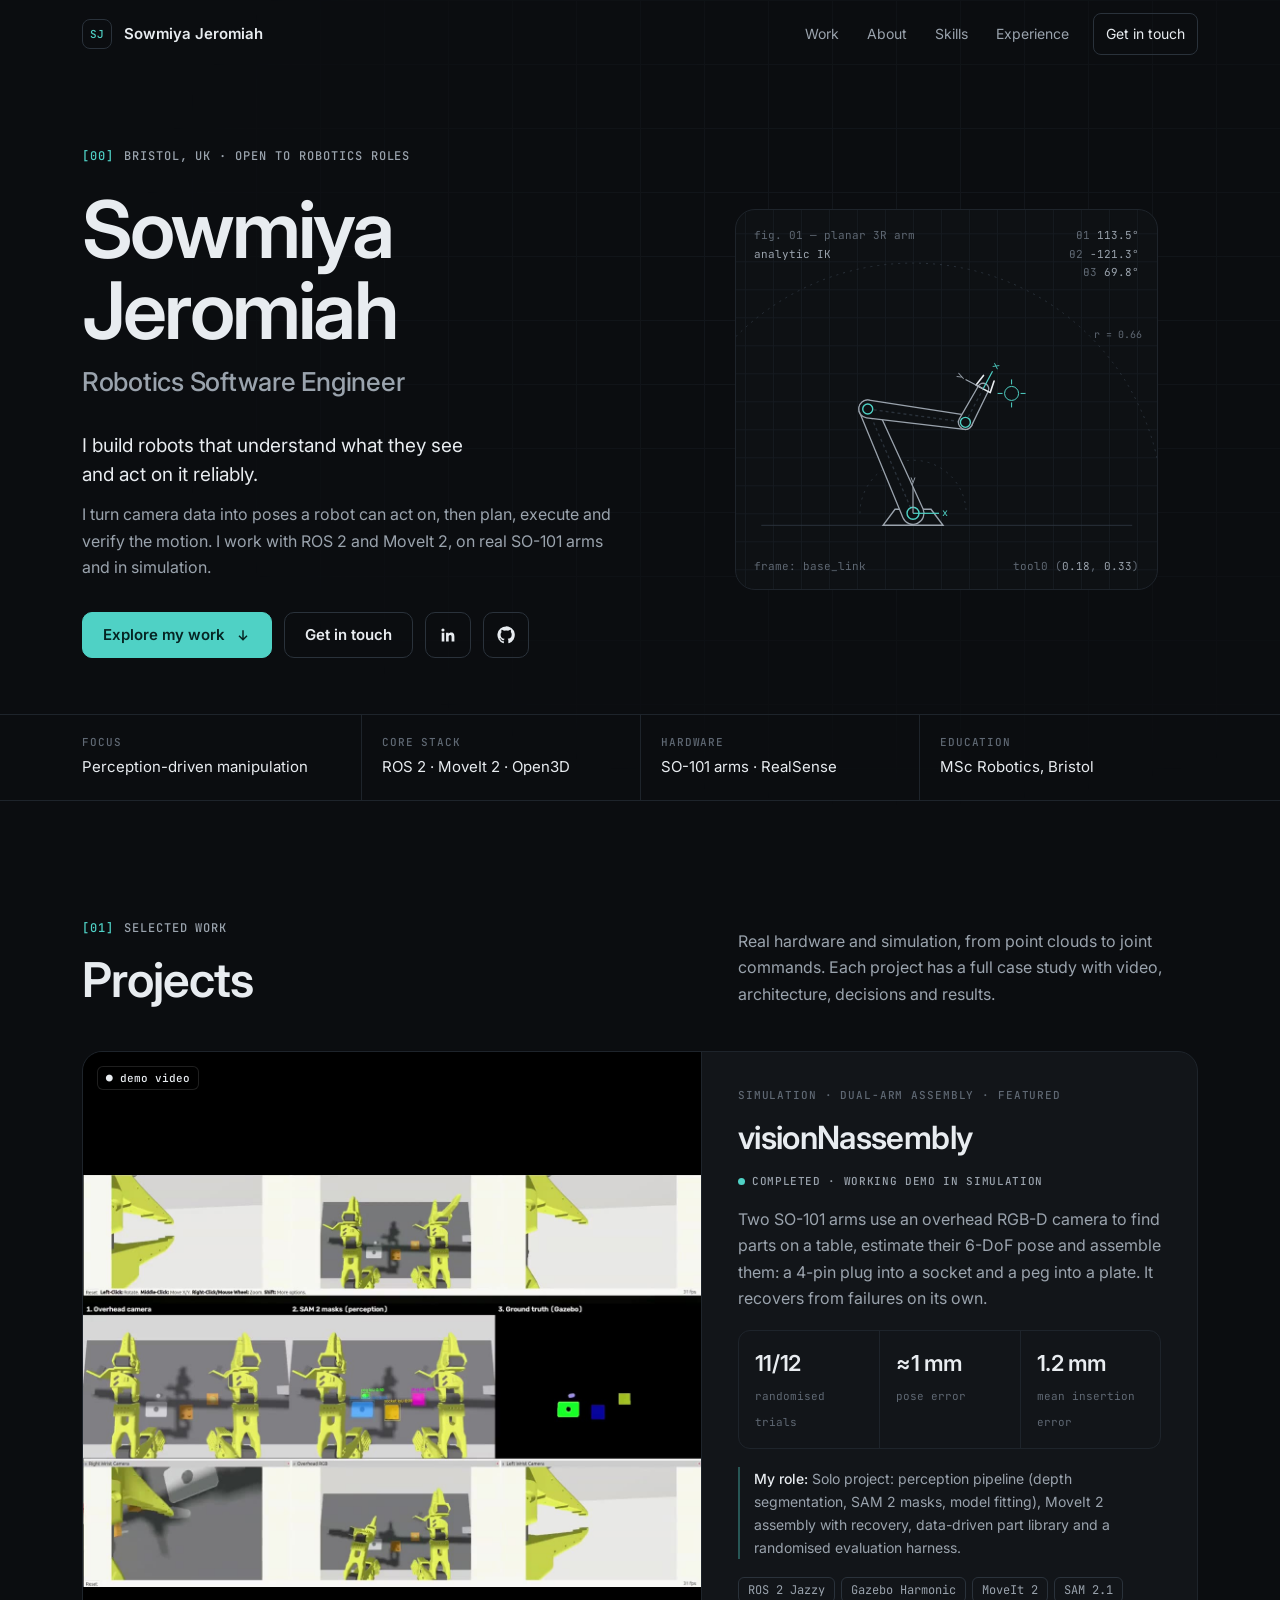
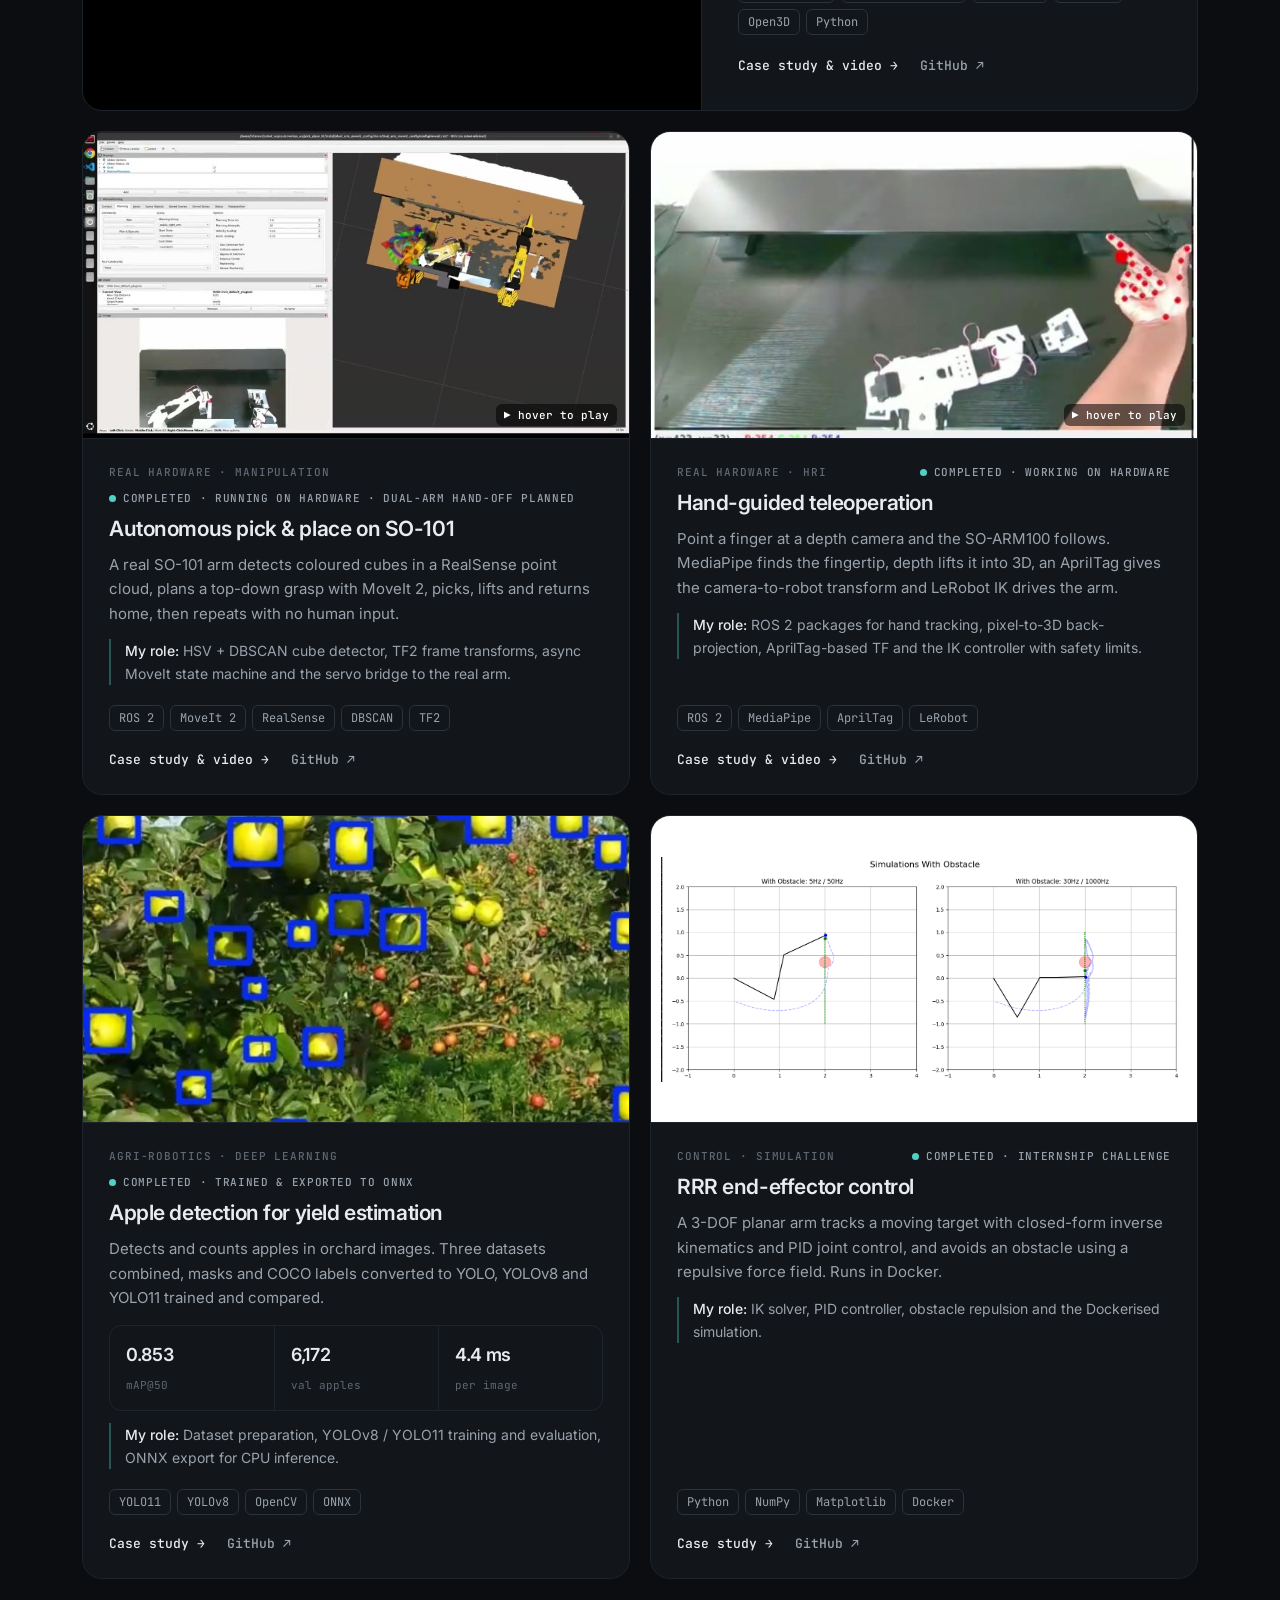
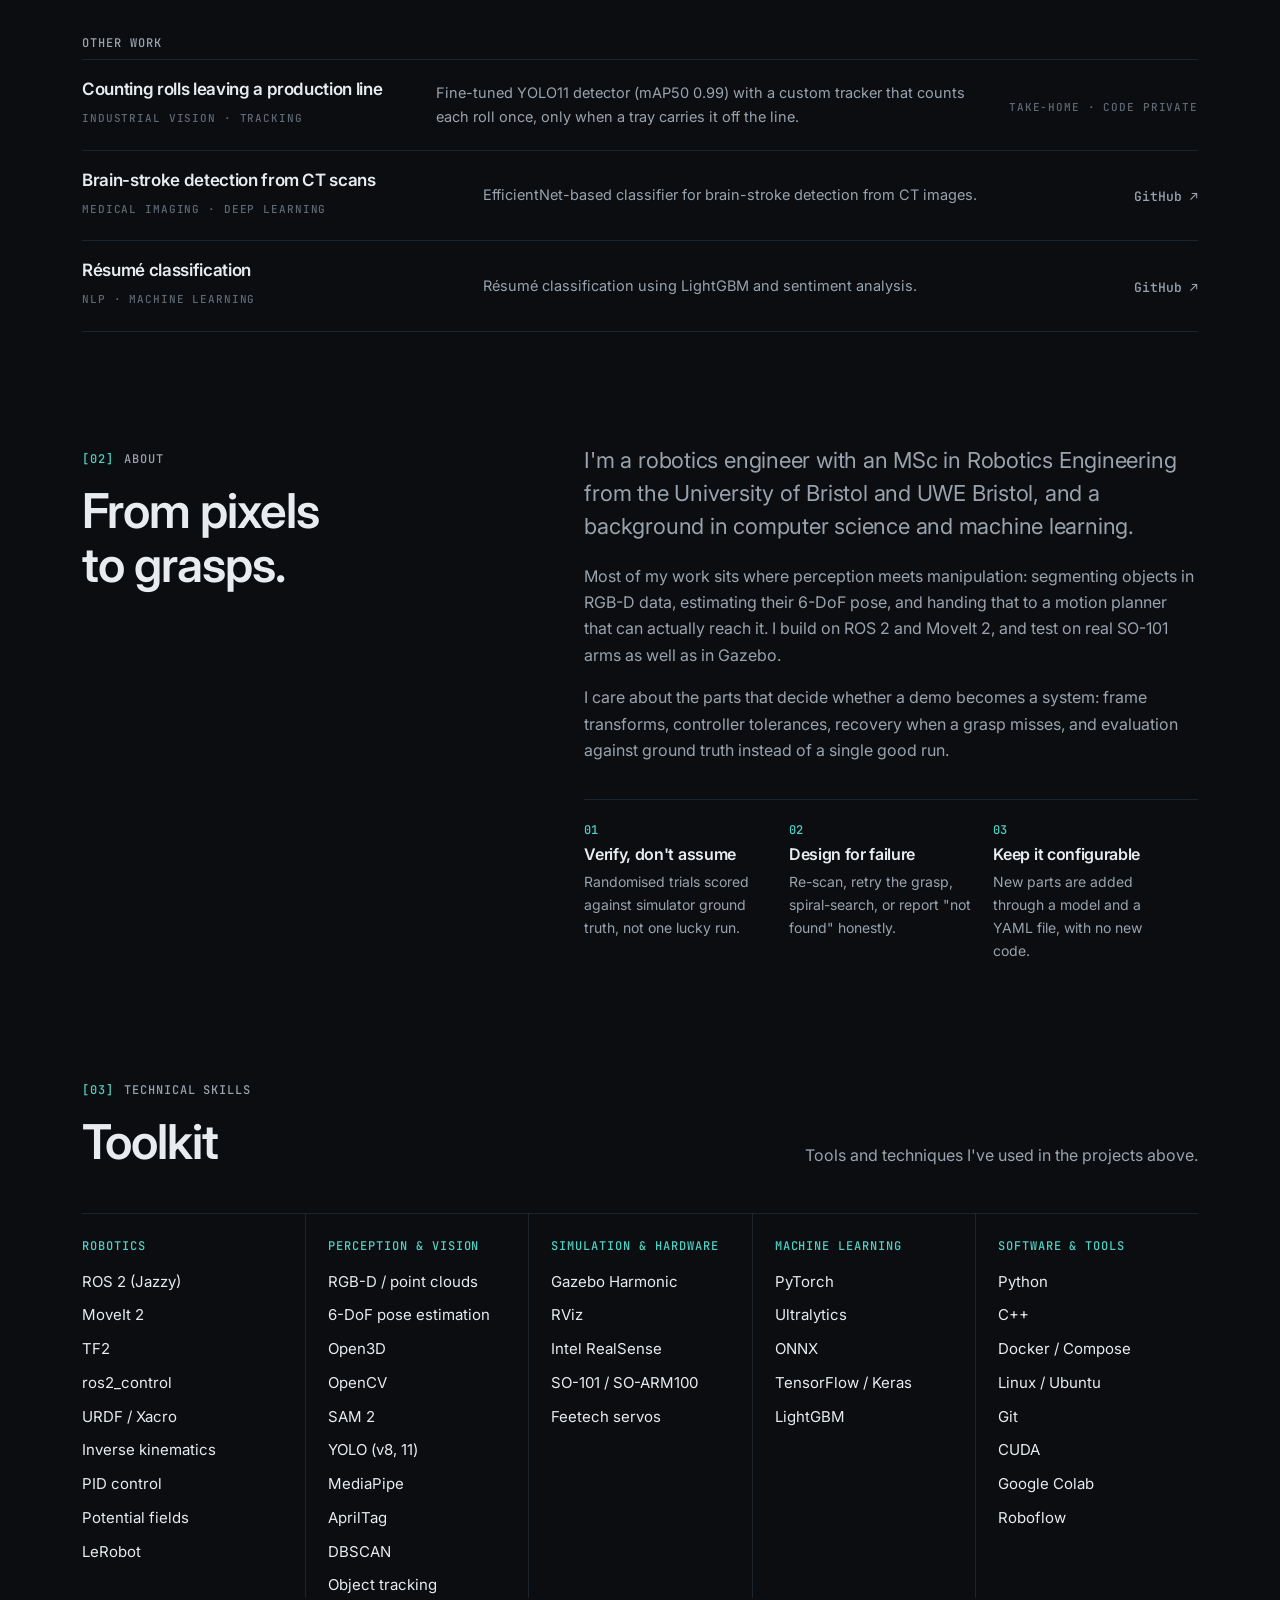
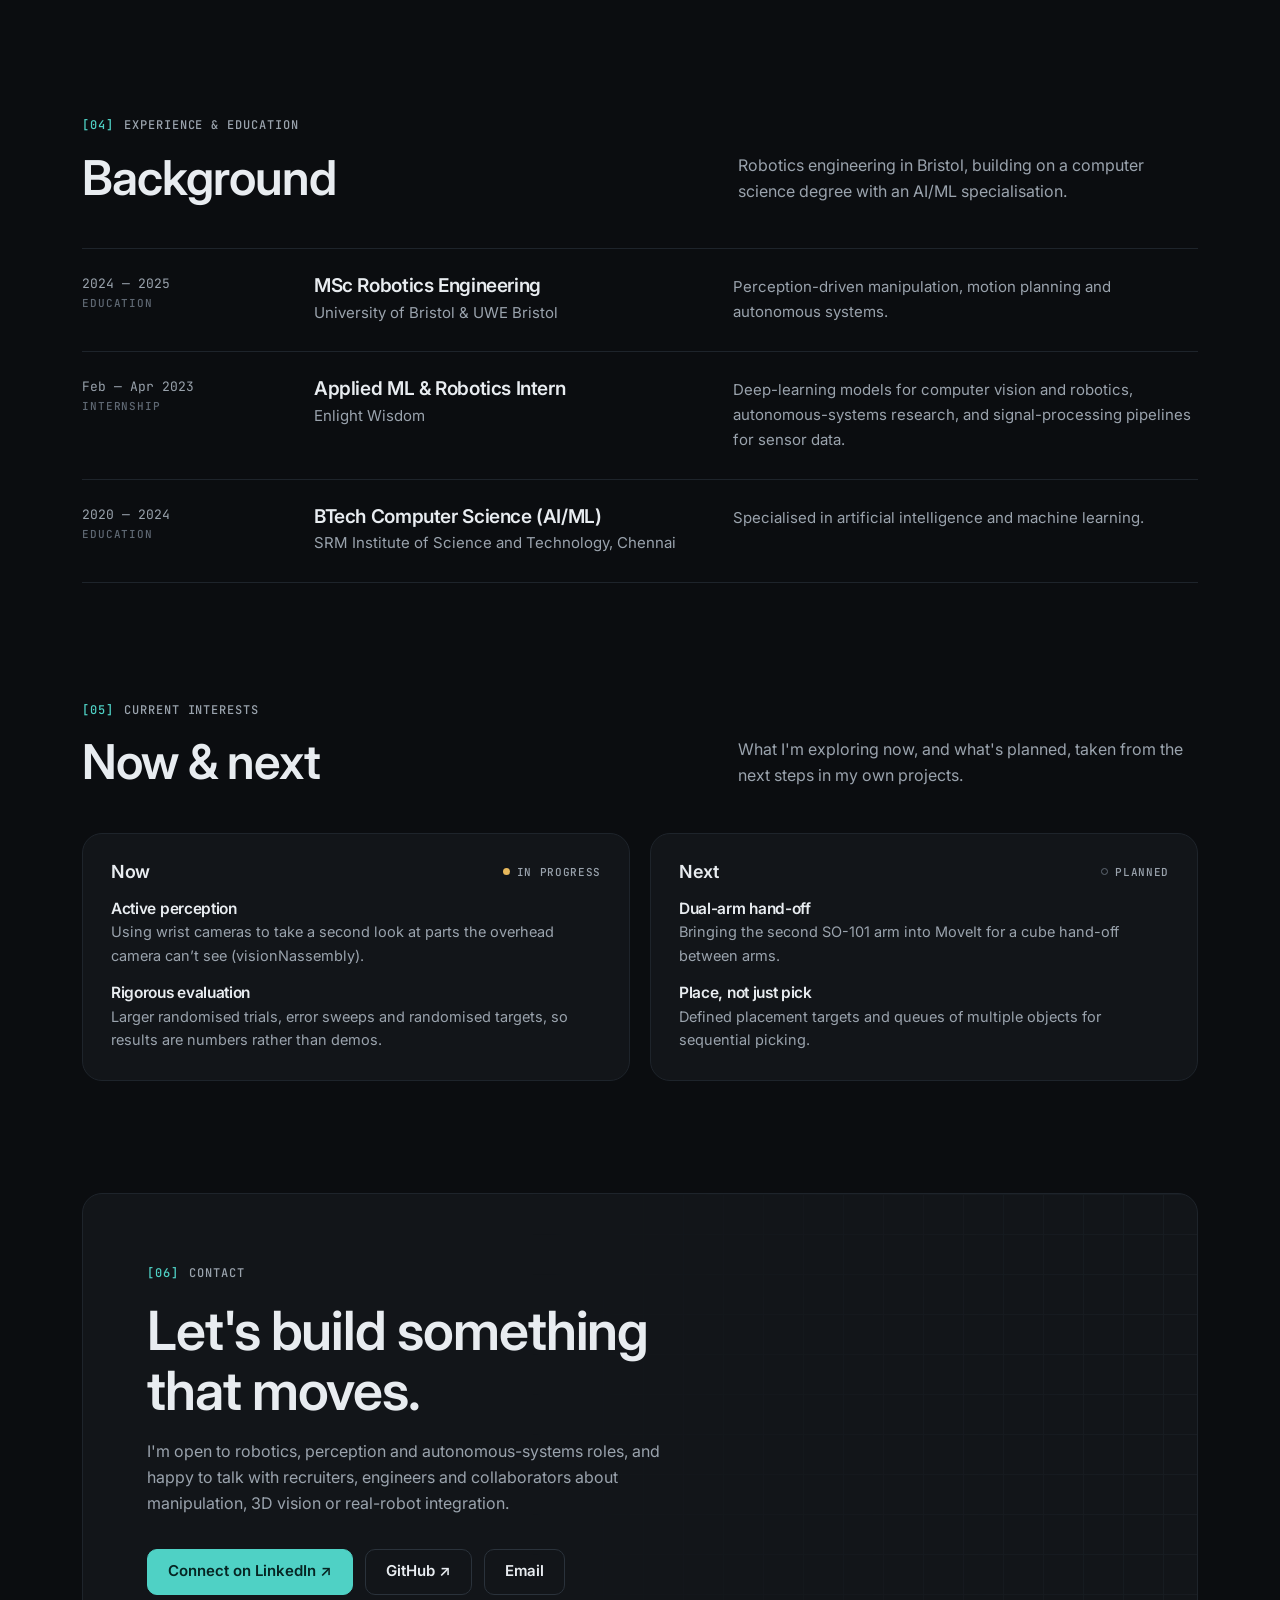
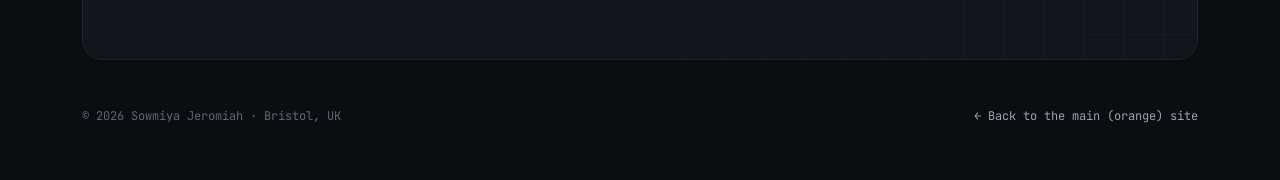
<file: lab/index.html>
<!doctype html>
<html lang="en">
<head>
<meta charset="utf-8">
<meta name="viewport" content="width=device-width, initial-scale=1">
<title>Sowmiya Jeromiah — Robotics Software Engineer</title>
<meta name="description" content="Sowmiya Jeromiah is a robotics software engineer in Bristol, UK, working on perception-driven manipulation with ROS 2, MoveIt 2, RGB-D vision and deep learning on real SO-101 arms and in simulation.">
<meta name="author" content="Sowmiya Jeromiah">
<meta name="theme-color" content="#0b0d10">
<meta property="og:type" content="website">
<meta property="og:title" content="Sowmiya Jeromiah — Robotics Software Engineer">
<meta property="og:description" content="Perception-driven manipulation: RGB-D vision, 6-DoF pose estimation and motion planning with ROS 2 and MoveIt 2.">
<meta property="og:image" content="../media/visionNassembly.jpg">
<meta name="twitter:card" content="summary_large_image">
<link rel="icon" href="data:image/svg+xml,%3Csvg xmlns='http://www.w3.org/2000/svg' viewBox='0 0 32 32'%3E%3Crect width='32' height='32' rx='7' fill='%230b0d10'/%3E%3Cpath d='M8 24 L14 13 L22 16 L24 9' stroke='%234fd1c5' stroke-width='2.4' fill='none' stroke-linecap='round' stroke-linejoin='round'/%3E%3Ccircle cx='14' cy='13' r='2.2' fill='%234fd1c5'/%3E%3Ccircle cx='22' cy='16' r='2.2' fill='%234fd1c5'/%3E%3C/svg%3E">
<link rel="preconnect" href="https://fonts.googleapis.com">
<link rel="preconnect" href="https://fonts.gstatic.com" crossorigin>
<link href="https://fonts.googleapis.com/css2?family=Inter:wght@400;500;600;700&family=JetBrains+Mono:wght@400;500&display=swap" rel="stylesheet">
<link rel="stylesheet" href="assets/site.css">
<script type="application/ld+json">
{"@context":"https://schema.org","@type":"Person","name":"Sowmiya Jeromiah","jobTitle":"Robotics Software Engineer","address":{"@type":"PostalAddress","addressLocality":"Bristol","addressCountry":"UK"},"alumniOf":["University of Bristol","University of the West of England","SRM Institute of Science and Technology"],"sameAs":["https://www.linkedin.com/in/sowmiya-jeromiah/","https://github.com/sowmiah08"]}
</script>
</head>
<body>
<a class="skip" href="#main">Skip to content</a>
<div class="gridbg" aria-hidden="true"></div>

<header class="nav" id="nav">
  <div class="wrap">
    <a class="brand" href="#top" aria-label="Sowmiya Jeromiah, home"><span class="mk">SJ</span>Sowmiya Jeromiah</a>
    <button class="menu-btn" id="menuBtn" aria-expanded="false" aria-controls="navList">menu</button>
    <ul id="navList">
      <li><a href="#work">Work</a></li>
      <li><a href="#about">About</a></li>
      <li><a href="#skills">Skills</a></li>
      <li><a href="#experience">Experience</a></li>
      <li><a class="cta-s" href="#contact">Get in touch</a></li>
    </ul>
  </div>
</header>

<main id="main">
<!-- ============ HERO ============ -->
<section class="hero" id="top" aria-labelledby="hero-title">
  <div class="wrap">
    <div>
      <span class="eyebrow"><b>[00]</b> Bristol, UK · open to robotics roles</span>
      <h1 id="hero-title">Sowmiya Jeromiah</h1>
      <p class="role">Robotics Software Engineer</p>
      <p class="tag">I build robots that understand what they see and act on it reliably.</p>
      <p class="intro">I turn camera data into poses a robot can act on, then plan, execute and verify the motion. I work with ROS&nbsp;2 and MoveIt&nbsp;2, on real SO-101 arms and in simulation.</p>
      <div class="ctas">
        <a class="btn pri" href="#work">Explore my work
          <svg viewBox="0 0 24 24" fill="none" stroke="currentColor" stroke-width="2.2" aria-hidden="true"><path d="M12 5v14M6 13l6 6 6-6"/></svg></a>
        <a class="btn" href="#contact">Get in touch</a>
        <a class="btn icon-link" href="https://www.linkedin.com/in/sowmiya-jeromiah/" target="_blank" rel="noopener" aria-label="LinkedIn profile (opens in new tab)">
          <svg viewBox="0 0 24 24" fill="currentColor" aria-hidden="true"><path d="M20.4 20.5h-3.6v-5.6c0-1.3 0-3-1.8-3s-2.1 1.4-2.1 2.9v5.7H9.4V9h3.4v1.6c.5-.9 1.6-1.8 3.4-1.8 3.6 0 4.3 2.4 4.3 5.5v6.2ZM5.3 7.4a2.1 2.1 0 1 1 0-4.2 2.1 2.1 0 0 1 0 4.2Zm1.8 13.1H3.6V9h3.5v11.5Z"/></svg></a>
        <a class="btn icon-link" href="https://github.com/sowmiah08" target="_blank" rel="noopener" aria-label="GitHub profile (opens in new tab)">
          <svg viewBox="0 0 24 24" fill="currentColor" aria-hidden="true"><path d="M12 .5a11.5 11.5 0 0 0-3.6 22.4c.6.1.8-.3.8-.6v-2c-3.2.7-3.9-1.5-3.9-1.5-.5-1.3-1.3-1.7-1.3-1.7-1-.7.1-.7.1-.7 1.2.1 1.8 1.2 1.8 1.2 1 1.8 2.8 1.3 3.5 1 .1-.8.4-1.3.7-1.6-2.6-.3-5.3-1.3-5.3-5.7 0-1.3.5-2.3 1.2-3.1-.1-.3-.5-1.5.1-3.1 0 0 1-.3 3.2 1.2a11 11 0 0 1 5.8 0C17.3 4.6 18.3 5 18.3 5c.6 1.6.2 2.8.1 3.1.8.8 1.2 1.9 1.2 3.1 0 4.4-2.7 5.4-5.3 5.7.4.4.8 1.1.8 2.2v3.2c0 .3.2.7.8.6A11.5 11.5 0 0 0 12 .5Z"/></svg></a>
      </div>
    </div>

    <figure class="viz" id="viz" aria-label="Line drawing of a three-joint robot arm with coordinate frames; its end-effector follows your pointer">
      <canvas id="arm" aria-hidden="true"></canvas>
      <i class="tick a"></i><i class="tick b"></i><i class="tick c"></i><i class="tick d"></i>
      <figcaption class="ann tl">fig. 01 — planar 3R arm<br><b>analytic IK</b></figcaption>
      <div class="ann tr" id="annJ" aria-hidden="true">θ1 —<br>θ2 —<br>θ3 —</div>
      <div class="ann bl" aria-hidden="true">frame: base_link</div>
      <div class="ann br" id="annE" aria-hidden="true">tool0 (—, —)</div>
    </figure>
  </div>
</section>

<div class="spec" aria-label="Summary">
  <div class="wrap">
    <div class="c"><small>Focus</small><span>Perception-driven manipulation</span></div>
    <div class="c"><small>Core stack</small><span>ROS 2 · MoveIt 2 · Open3D</span></div>
    <div class="c"><small>Hardware</small><span>SO-101 arms · RealSense</span></div>
    <div class="c"><small>Education</small><span>MSc Robotics, Bristol</span></div>
  </div>
</div>

<!-- ============ WORK ============ -->
<section class="sec" id="work" aria-labelledby="work-title">
  <div class="wrap">
    <div class="sec-head rv">
      <div><span class="eyebrow"><b>[01]</b> Selected work</span><h2 id="work-title">Projects</h2></div>
      <p>Real hardware and simulation, from point clouds to joint commands. Each project has a full case study with video, architecture, decisions and results.</p>
    </div>
    <div id="featured"></div>
    <div class="pgrid" id="projects"></div>
    <div class="other rv" id="other"></div>
    <noscript>
      <ul>
        <li><a href="projects/visionnassembly.html">visionNassembly — case study</a></li>
        <li><a href="projects/pick-and-place.html">Autonomous pick &amp; place — case study</a></li>
        <li><a href="projects/hand-teleop.html">Hand-guided teleoperation — case study</a></li>
        <li><a href="projects/apple-detection.html">Apple detection — case study</a></li>
        <li><a href="projects/rrr-control.html">RRR end-effector control — case study</a></li>
      </ul>
    </noscript>
  </div>
</section>

<!-- ============ ABOUT ============ -->
<section class="sec" id="about" aria-labelledby="about-title">
  <div class="wrap">
    <div class="about">
      <div class="rv"><span class="eyebrow"><b>[02]</b> About</span><h2 id="about-title" style="font-size:clamp(32px,4vw,48px);margin-top:14px">From pixels<br>to grasps.</h2></div>
      <div class="txt rv">
        <p class="lead">I'm a robotics engineer with an MSc in Robotics Engineering from the University of Bristol and UWE Bristol, and a background in computer science and machine learning.</p>
        <p>Most of my work sits where perception meets manipulation: segmenting objects in RGB-D data, estimating their 6-DoF pose, and handing that to a motion planner that can actually reach it. I build on ROS&nbsp;2 and MoveIt&nbsp;2, and test on real SO-101 arms as well as in Gazebo.</p>
        <p>I care about the parts that decide whether a demo becomes a system: frame transforms, controller tolerances, recovery when a grasp misses, and evaluation against ground truth instead of a single good run.</p>
        <div class="principles">
          <div><b>01</b><h4>Verify, don't assume</h4><p>Randomised trials scored against simulator ground truth, not one lucky run.</p></div>
          <div><b>02</b><h4>Design for failure</h4><p>Re-scan, retry the grasp, spiral-search, or report "not found" honestly.</p></div>
          <div><b>03</b><h4>Keep it configurable</h4><p>New parts are added through a model and a YAML file, with no new code.</p></div>
        </div>
      </div>
    </div>
  </div>
</section>

<!-- ============ SKILLS ============ -->
<section class="sec" id="skills" aria-labelledby="skills-title">
  <div class="wrap">
    <div class="sec-head rv">
      <div><span class="eyebrow"><b>[03]</b> Technical skills</span><h2 id="skills-title">Toolkit</h2></div>
      <p>Tools and techniques I've used in the projects above.</p>
    </div>
    <div class="skills rv" id="skillList"></div>
  </div>
</section>

<!-- ============ EXPERIENCE ============ -->
<section class="sec" id="experience" aria-labelledby="xp-title">
  <div class="wrap">
    <div class="sec-head rv">
      <div><span class="eyebrow"><b>[04]</b> Experience &amp; education</span><h2 id="xp-title">Background</h2></div>
      <p>Robotics engineering in Bristol, building on a computer science degree with an AI/ML specialisation.</p>
    </div>
    <div class="xp rv" id="xpList"></div>
  </div>
</section>

<!-- ============ NOW / NEXT ============ -->
<section class="sec" id="now" aria-labelledby="now-title">
  <div class="wrap">
    <div class="sec-head rv">
      <div><span class="eyebrow"><b>[05]</b> Current interests</span><h2 id="now-title">Now &amp; next</h2></div>
      <p>What I'm exploring now, and what's planned, taken from the next steps in my own projects.</p>
    </div>
    <div class="nownext" id="nowNext"></div>
  </div>
</section>

<!-- ============ CONTACT ============ -->
<section id="contact" aria-labelledby="contact-title">
  <div class="wrap">
    <div class="contact rv">
      <span class="eyebrow"><b>[06]</b> Contact</span>
      <h2 id="contact-title">Let's build something that moves.</h2>
      <p>I'm open to robotics, perception and autonomous-systems roles, and happy to talk with recruiters, engineers and collaborators about manipulation, 3D vision or real-robot integration.</p>
      <div class="ctas" id="contactLinks"></div>
    </div>
  </div>
</section>
</main>

<footer class="foot">
  <div class="wrap">
    <span>© <span id="yr">2026</span> Sowmiya Jeromiah · Bristol, UK</span>
    <span><a href="../index.html">← Back to the main (orange) site</a></span>
  </div>
</footer>

<script src="assets/data.js"></script>
<script src="assets/site.js"></script>
</body>
</html>
</file>
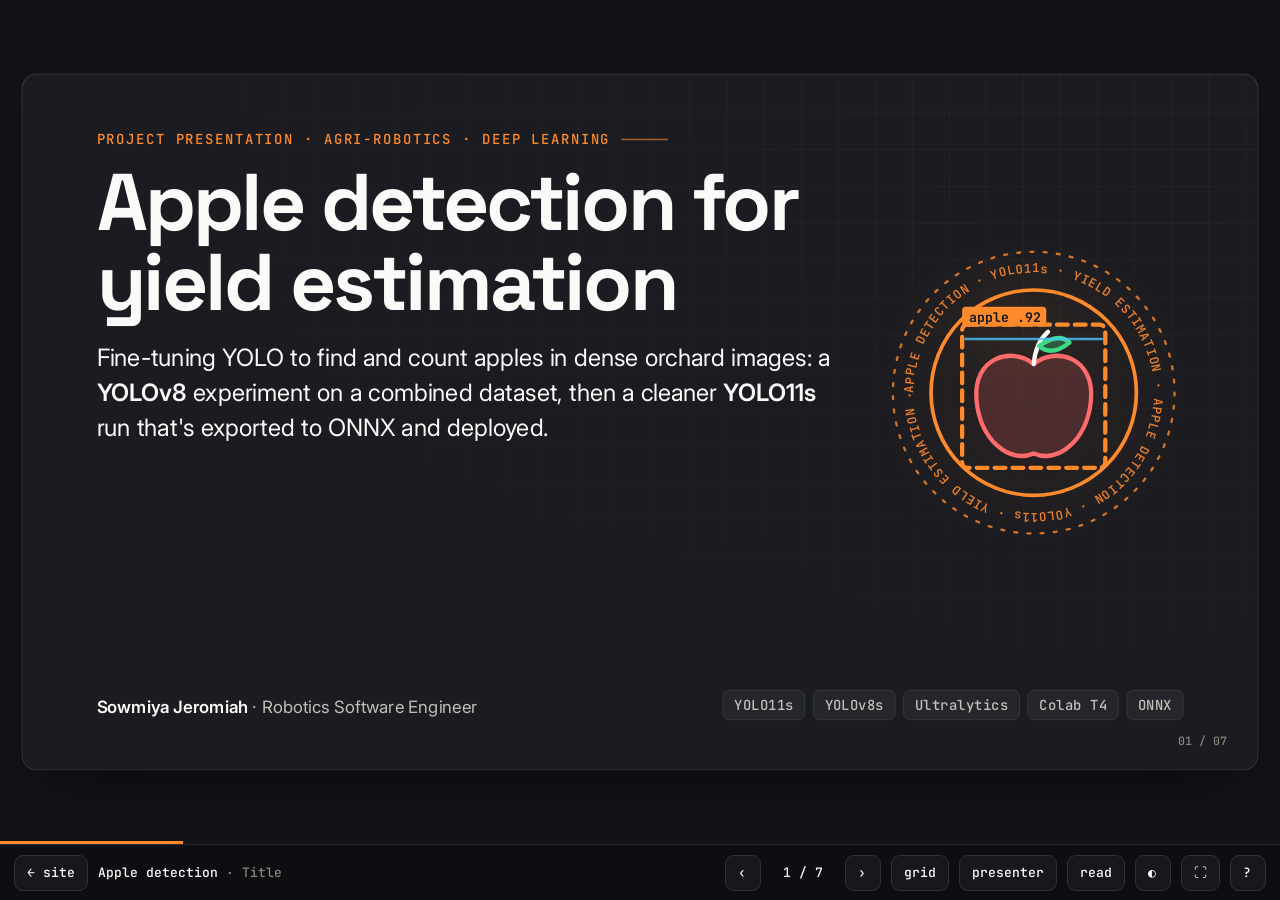
<file: projects/apple-detection.html>
<!doctype html>
<html lang="en">
<head>
<meta charset="utf-8">
<meta name="viewport" content="width=device-width, initial-scale=1">
<title>Apple detection — presentation · Sowmiya Jeromiah</title>
<meta name="description" content="Presentation: apple detection for yield estimation, from a YOLOv8 combined-dataset experiment to a deployed YOLO11s model exported to ONNX.">
<link rel="preconnect" href="https://fonts.googleapis.com">
<link rel="preconnect" href="https://fonts.gstatic.com" crossorigin>
<link href="https://fonts.googleapis.com/css2?family=Space+Grotesk:wght@500;600;700&family=Inter:wght@400;500;600&family=JetBrains+Mono:wght@400;500;600&display=swap" rel="stylesheet">
<script>try{document.documentElement.setAttribute("data-theme",localStorage.getItem("theme-v3")||"dark")}catch(e){document.documentElement.setAttribute("data-theme","dark")}</script>
<link rel="stylesheet" href="../assets/deck.css">
<link rel="stylesheet" href="../assets/demos.css">
</head>
<body data-deck="Apple detection">
<div id="viewport"><div id="stage">

<!-- 1 -->
<section class="slide title" data-title="Title">
  <svg class="emblem" viewBox="0 0 200 200" aria-hidden="true">
  <defs><radialGradient id="emg" cx="50%" cy="40%" r="60%"><stop offset="0" class="em-s0"/><stop offset="1" class="em-s1"/></radialGradient>
  <path id="emring" d="M100 100 m-82 0 a82 82 0 1 1 164 0 a82 82 0 1 1 -164 0"/></defs>
  <circle cx="100" cy="100" r="96" class="em-spin em-outer"/>
  <circle cx="100" cy="100" r="70" fill="url(#emg)" class="em-disc"/>
  <g class="em-spin-rev"><text class="em-ring"><textPath href="#emring" textLength="515" lengthAdjust="spacing">APPLE DETECTION · YOLO11s · YIELD ESTIMATION · APPLE DETECTION · YOLO11s · YIELD ESTIMATION · </textPath></text></g>
  <g class="em-icon">
  <path d="M100 84 C88 74 66 80 68 104 C70 126 86 140 100 134 C114 140 130 126 132 104 C134 80 112 74 100 84 Z" class="em-apple"/>
  <path d="M100 84 Q101 72 108 66" /><path d="M103 74 Q114 66 120 72 Q110 80 103 74 Z" class="em-leaf"/>
  <rect x="60" y="62" width="80" height="80" rx="3" class="em-acc" stroke-dasharray="6 4"/>
  <rect x="60" y="52" width="47" height="11" rx="2" class="em-tab"/><text x="64" y="60.5" class="em-lbl">apple .92</text>
  <path d="M62 70h76" class="em-scan"/>
  </g>
</svg>
  <div class="kicker">Project presentation · agri-robotics · deep learning</div>
  <h1>Apple detection for yield estimation</h1>
  <p class="lead">Fine-tuning YOLO to find and count apples in dense orchard images: a <b>YOLOv8</b> experiment on a combined dataset, then a cleaner <b>YOLO11s</b> run that's exported to ONNX and deployed.</p>
  <div class="who"><p><b>Sowmiya Jeromiah</b> · Robotics Software Engineer</p><div class="tags"><span class="tag">YOLO11s</span><span class="tag">YOLOv8s</span><span class="tag">Ultralytics</span><span class="tag">Colab T4</span><span class="tag">ONNX</span></div></div>
</section>

<!-- 2 -->
<section class="slide" data-title="Results in the wild">
  <div class="kicker">Results</div>
  <div class="row fill" style="gap:32px">
    <div class="img" style="width:420px;flex:none"><img src="../media/apple-orchard.jpg" alt="Dense orchard with apples in detection boxes" style="object-fit:cover"></div>
    <div style="flex:1;display:flex;flex-direction:column;gap:20px;min-height:0">
      <h2 style="margin:0 0 4px">What the detector sees</h2>
      <div class="img" style="flex:1"><img src="../media/apple-detect-1.jpg" alt="Original and detection result with confidence scores"></div>
      <div class="img" style="flex:1"><img src="../media/apple-detect-2.jpg" alt="Cluster of apples with detections"></div>
    </div>
  </div>
</section>

<!-- 3 -->
<section class="slide" data-title="Live demo">
  <div class="kicker">Live demo</div>
  <h2 style="margin-bottom:24px">Interactive: how detection metrics work</h2>
  <div class="demo-mount fill" data-demo="apples"></div>
</section>

<!-- 4 -->
<section class="slide" data-title="Two experiments">
  <div class="kicker">Project history</div>
  <h2>Two experiments, one deployed model</h2>
  <div class="cols-2">
    <div class="box"><span class="num">EXPERIMENT 1 · YOLOv8s</span><p>A <b>combined dataset</b> for diversity: MinneApple + Kaggle + custom Roboflow labels. MinneApple masks converted to boxes (<code>findContours → boundingRect</code>) and COCO JSON converted to YOLO. Batch 16, 640 px, 50 epochs.</p><p class="small mt" style="color:var(--faint)">A prior experiment, not deployed.</p></div>
    <div class="box hot"><span class="num">EXPERIMENT 2 · YOLO11s</span><p>A <b>single, consistent dataset</b>: 2,208 train / 318 val images, one class. Batch 36, 640 px, 50 epochs, about 1.4 h on a Colab <b>Tesla T4</b>. Exported to <code>best.onnx</code>.</p><p class="small mt grn">This is the model in the inference script, with a complete, trustworthy log.</p></div>
  </div>
</section>

<!-- 5 -->
<section class="slide" data-title="Training">
  <div class="kicker">Training · what the log shows</div>
  <h2>Transfer learning, made concrete</h2>
  <div class="cols-3">
    <div class="box hot"><span class="num">TRANSFER</span><p><b>493 / 499</b> layer groups from COCO-pretrained yolo11s. Only the head is re-initialised (nc 80 → 1).</p></div>
    <div class="box"><span class="num">OPTIMISER</span><p><code>optimizer=auto</code>: Ultralytics picked <b>AdamW, lr 0.002</b>. Not hand-tuned, and I say so.</p></div>
    <div class="box"><span class="num">AUGMENTATION</span><p>Default recipe. <b>Mosaic is switched off for the last 10 epochs</b>, so fine-tuning sees realistic single images.</p></div>
  </div>
  <div class="box cool mt"><h3>A training anomaly I can explain</h3><p>Epoch 1 took about <b>18 min</b>; epochs 2–50 took 65–75 s. The most likely cause is the dataset on Google Drive: the first epoch faults every image in over the network, and later epochs hit a warm cache.</p></div>
</section>

<!-- 6 -->
<section class="slide" data-title="Results & deployment">
  <div class="kicker">Evaluation · deployment</div>
  <h2>A believable result profile</h2>
  <div class="kpis">
    <div class="kpi"><b>0.822</b><span>precision</span></div>
    <div class="kpi"><b>0.754</b><span>recall</span></div>
    <div class="kpi"><b>0.853</b><span>mAP@50</span></div>
    <div class="kpi"><b>0.495</b><span>mAP@50–95</span></div>
  </div>
  <div class="cols-3 mt2">
    <div class="box"><h3>Recall &lt; precision</h3><p>It misses apples more often than it imagines them, which is consistent with occlusion, the known hard problem in orchard data.</p></div>
    <div class="box"><h3>The 50 vs 50–95 gap</h3><p>It finds apples well, but boxing round, overlapping fruit pixel-tight is hard.</p></div>
    <div class="box hot"><h3>Deployment</h3><p>ONNX on <b>CPU</b>, conf = 0.5. Lower for yield counting, higher for picking.</p></div>
  </div>
</section>

<!-- 7 -->
<section class="slide" data-title="Honest limits & next">
  <div class="kicker">Rough edges I can explain</div>
  <h2>Limits, and what's next</h2>
  <div class="cols-2">
    <div><h3>Known rough edges</h3><ul class="bul warn">
      <li>Example detections come from the <b>validation split</b>, not a blind test set</li>
      <li><code>!cp runs …</code> lacked <code>-r</code> and couldn't copy the folder. The zip + download after it is what worked</li>
      <li>The deploy script is a single-image, GUI-based smoke test, not a service</li>
      <li>Metrics read from the console table: should use <code>metrics.box.map50</code></li></ul></div>
    <div><h3>Next</h3><ul class="bul">
      <li>A genuinely separate test set before claiming generalisation</li>
      <li>More dense-cluster labels to close the recall gap</li>
      <li>Batch, video or headless inference</li>
      <li><span style="color:var(--faint)">(ideas)</span> tracking across frames to count each apple once, and depth for 3D picking positions</li></ul></div>
  </div>
</section>

</div></div>
<script src="../assets/demos.js"></script>
<script src="../assets/deck.js"></script>
</body>
</html>
</file>
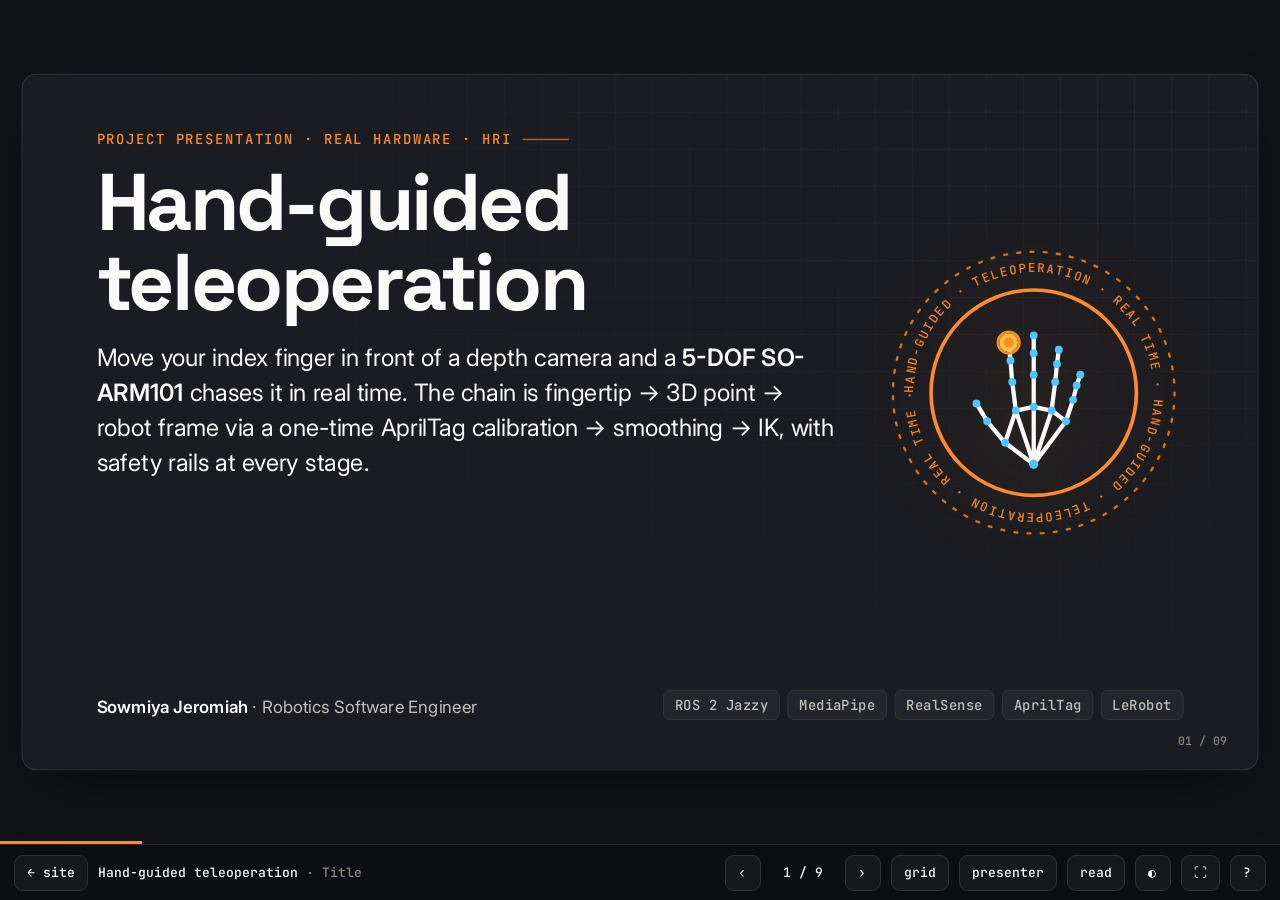
<file: projects/hand-teleop.html>
<!doctype html>
<html lang="en">
<head>
<meta charset="utf-8">
<meta name="viewport" content="width=device-width, initial-scale=1">
<title>Hand-guided teleoperation — presentation · Sowmiya Jeromiah</title>
<meta name="description" content="Presentation: real-time teleoperation of a 5-DOF SO-ARM101 from MediaPipe hand tracking, RealSense depth, a static AprilTag calibration and LeRobot IK, with layered safety.">
<link rel="preconnect" href="https://fonts.googleapis.com">
<link rel="preconnect" href="https://fonts.gstatic.com" crossorigin>
<link href="https://fonts.googleapis.com/css2?family=Space+Grotesk:wght@500;600;700&family=Inter:wght@400;500;600&family=JetBrains+Mono:wght@400;500;600&display=swap" rel="stylesheet">
<script>try{document.documentElement.setAttribute("data-theme",localStorage.getItem("theme-v3")||"dark")}catch(e){document.documentElement.setAttribute("data-theme","dark")}</script>
<link rel="stylesheet" href="../assets/deck.css">
<link rel="stylesheet" href="../assets/demos.css">
</head>
<body data-deck="Hand-guided teleoperation">
<div id="viewport"><div id="stage">

<!-- 1 -->
<section class="slide title" data-title="Title">
  <svg class="emblem" viewBox="0 0 200 200" aria-hidden="true">
  <defs><radialGradient id="emg" cx="50%" cy="40%" r="60%"><stop offset="0" class="em-s0"/><stop offset="1" class="em-s1"/></radialGradient>
  <path id="emring" d="M100 100 m-82 0 a82 82 0 1 1 164 0 a82 82 0 1 1 -164 0"/></defs>
  <circle cx="100" cy="100" r="96" class="em-spin em-outer"/>
  <circle cx="100" cy="100" r="70" fill="url(#emg)" class="em-disc"/>
  <g class="em-spin-rev"><text class="em-ring"><textPath href="#emring" textLength="515" lengthAdjust="spacing">HAND-GUIDED · TELEOPERATION · REAL TIME · HAND-GUIDED · TELEOPERATION · REAL TIME · </textPath></text></g>
  <g class="em-icon">
  <path d="M100 140 L84 128 L74 116 L68 106 M100 140 L90 110 L88 94 L87 82 L86 72 M100 140 L100 108 L100 90 L100 78 L100 68 M100 140 L110 110 L112 94 L113 84 L114 76 M100 140 L118 116 L122 104 L124 96 L126 90 M84 128 L90 110 L100 108 L110 110 L118 116"/>
  <g class="em-faint-dots"><circle cx="100" cy="140" r="2.6"/><circle cx="84" cy="128" r="2.2"/><circle cx="74" cy="116" r="2.2"/><circle cx="68" cy="106" r="2.2"/><circle cx="90" cy="110" r="2.2"/><circle cx="88" cy="94" r="2.2"/><circle cx="87" cy="82" r="2.2"/><circle cx="100" cy="108" r="2.2"/><circle cx="100" cy="90" r="2.2"/><circle cx="100" cy="78" r="2.2"/><circle cx="100" cy="68" r="2.2"/><circle cx="110" cy="110" r="2.2"/><circle cx="112" cy="94" r="2.2"/><circle cx="113" cy="84" r="2.2"/><circle cx="114" cy="76" r="2.2"/><circle cx="118" cy="116" r="2.2"/><circle cx="122" cy="104" r="2.2"/><circle cx="124" cy="96" r="2.2"/><circle cx="126" cy="90" r="2.2"/></g>
  <circle cx="86" cy="72" r="4" class="em-cube"/><circle cx="86" cy="72" r="6" class="em-ping"/>
  </g>
</svg>
  <div class="kicker">Project presentation · real hardware · HRI</div>
  <h1>Hand-guided teleoperation</h1>
  <p class="lead">Move your index finger in front of a depth camera and a <b>5-DOF SO-ARM101</b> chases it in real time. The chain is fingertip → 3D point → robot frame via a one-time AprilTag calibration → smoothing → IK, with safety rails at every stage.</p>
  <div class="who"><p><b>Sowmiya Jeromiah</b> · Robotics Software Engineer</p><div class="tags"><span class="tag">ROS 2 Jazzy</span><span class="tag">MediaPipe</span><span class="tag">RealSense</span><span class="tag">AprilTag</span><span class="tag">LeRobot</span></div></div>
</section>

<!-- 2 -->
<section class="slide" data-title="Demo">
  <div class="kicker">Demo</div>
  <div class="row fill" style="gap:48px">
    <div class="vid" style="width:440px;flex:none"><video data-src="../media/hand-teleop.mp4" poster="../media/hand-teleop.jpg" muted loop playsinline></video></div>
    <div class="center" style="flex:1">
      <h2 style="font-size:52px">Point, and it follows</h2>
      <ul class="bul">
        <li>Top: the <b>Hand Tracking</b> window, with MediaPipe landmarks and the tracked fingertip</li>
        <li>Bottom: a phone view of the same moment, with the real arm chasing the hand</li>
        <li>The <b>AprilTag</b> on the base calibrates camera → robot once, at startup</li>
      </ul>
    </div>
  </div>
</section>

<!-- 3 -->
<section class="slide" data-title="Live demo">
  <div class="kicker">Live demo</div>
  <h2 style="margin-bottom:24px">Interactive: the transform chain, live</h2>
  <div class="demo-mount fill" data-demo="hand"></div>
</section>

<!-- 4 -->
<section class="slide" data-title="Pipeline">
  <div class="kicker">Architecture</div>
  <h2>A reactive, topic-driven pipeline</h2>
  <div class="pipe">
    <div class="st hw"><i>RealSense</i><b>RGB + aligned depth</b><span>+ CameraInfo</span></div><div class="ar">→</div>
    <div class="st"><i>hand_tracker.py</i><b>Fingertip</b><span>→ /hand_pixel</span></div><div class="ar">→</div>
    <div class="st"><i>pixel_to_3d.py</i><b>Back-project</b><span>→ /hand_3d</span></div><div class="ar">→</div>
    <div class="st hot"><i>transform_point.py</i><b>TF + filter</b><span>→ /target_point</span></div><div class="ar">→</div>
    <div class="st hot"><i>hand_chase.py</i><b>IK + safety</b><span>→ SO101Follower</span></div>
  </div>
  <div class="box cool mt"><h3>Once, at startup: <code>tag_to_tf.py</code></h3><p>AprilTag → <b>static TF</b> camera_optical_frame → base_link, used by <code>transform_point.py</code> for every target.</p></div>
  <div class="cols-2 mt">
    <div class="box"><h3>Why topics, not an action?</h3><p>It's continuous streaming control with no "done". Actions suit discrete goals with feedback and cancellation.</p></div>
    <div class="box"><h3>Why small nodes?</h3><p>Each stage can be debugged, restarted and echoed on its own. The cost is per-hop latency and no end-to-end timing owner.</p></div>
  </div>
</section>

<!-- 5 -->
<section class="slide" data-title="Fingertip to 3D">
  <div class="kicker">Perception</div>
  <h2>Fingertip pixel → metric 3D point</h2>
  <div class="cols-2">
    <div class="box"><span class="num">HAND_TRACKER.PY</span><ul class="bul" style="gap:10px">
      <li class="small">MediaPipe: 21 landmarks. Uses the <b>average of tip (8) and PIP (6)</b>, since the tip alone is the noisiest point</li>
      <li class="small">EMA α = 0.7 · deadband 5 px · rate limit 0.4 s (2.5 Hz)</li></ul></div>
    <div class="box hot"><span class="num">PIXEL_TO_3D.PY</span><ul class="bul" style="gap:10px">
      <li class="small"><b>Aligned</b> depth, so pixel (u, v) means the same point in both images</li>
      <li class="small"><b>Median</b> of non-zero depth in a 5 px window, robust to holes and edges</li></ul></div>
  </div>
  <div class="formula mt" style="text-align:center">Z = depth[v, u] / 1000 &nbsp;·&nbsp; X = (u − c<sub>x</sub>)·Z / f<sub>x</sub> &nbsp;·&nbsp; Y = (v − c<sub>y</sub>)·Z / f<sub>y</sub></div>
</section>

<!-- 6 -->
<section class="slide" data-title="AprilTag calibration">
  <div class="kicker">Extrinsic calibration</div>
  <h2>Camera → robot, calibrated once</h2>
  <div class="cols-12 fill">
    <div class="center" style="gap:20px">
      <div class="formula">T<sub>cam→base</sub> = T<sub>cam→tag</sub> · T<sub>tag→base</sub></div>
      <p class="small">Tag pose from apriltag_ros (PnP). T<sub>tag→base</sub> is a measured offset parameter.</p>
    </div>
    <ul class="bul center">
      <li><b>30 samples averaged</b>: translations by mean, rotations by quaternion sum-and-normalise <b>with a sign flip</b> (q and −q are the same rotation)</li>
      <li>Published as a <b>static TF</b>, because the arm itself occludes the tag while operating. Live re-detection would break the moment it moves</li>
      <li>Trade-off: if the camera is bumped, the calibration is silently stale until restart</li>
    </ul>
  </div>
</section>

<!-- 7 -->
<section class="slide" data-title="Filtering & IK">
  <div class="kicker">Filtering &amp; control</div>
  <h2>Smooth small motions, snap to big ones</h2>
  <div class="cols-2">
    <div class="box"><span class="num">TRANSFORM_POINT.PY</span><ul class="bul" style="gap:10px">
      <li class="small">tf2 lookup at "latest", which is fine because the transform is static</li>
      <li class="small">EMA α = 0.25 · deadband 1.5 cm</li>
      <li class="small"><b>Reset on jumps &gt; 0.25 m</b>, so a re-acquired hand doesn't make the arm crawl along a path it was never asked to take</li></ul></div>
    <div class="box hot"><span class="num">HAND_CHASE.PY · IK</span><ul class="bul" style="gap:10px">
      <li class="small">LeRobot RobotKinematics on the URDF, targeting <code>gripper_frame_link</code> (TCP)</li>
      <li class="small"><b>Position-only</b> IK, with <b>wrist_roll masked</b> to protect the camera cable</li>
      <li class="small">Seeded from the <b>measured</b> joint state every cycle, iterated 20× per callback</li></ul></div>
  </div>
</section>

<!-- 8 -->
<section class="slide" data-title="Safety layers">
  <div class="kicker">Safety</div>
  <h2>Four independent safety layers</h2>
  <div class="cols-4">
    <div class="box"><span class="num">HARDWARE</span><p>Servo registers set at startup: <b>velocity 40, acceleration 15</b>.</p></div>
    <div class="box"><span class="num">WORKSPACE</span><p>Hard clamp: x, y ∈ [−0.25, 0.25] m, z ∈ [0.05, 0.40] m.</p></div>
    <div class="box"><span class="num">PER STEP</span><p>Largest joint move capped at <b>25°</b>, scaling all joints to keep the direction.</p></div>
    <div class="box hot"><span class="num">DEAD-MAN</span><p>No target for <b>&gt; 3 s</b> → home. On shutdown → home, then disconnect.</p></div>
  </div>
  <div class="box cool mt"><h3>Even a bad IK result is bounded</h3><p>Whatever the solver returns still passes the workspace clamp and the per-step clamp, two independent layers, before it reaches the motors. The step cap also guards against near-singularity joint swings.</p></div>
</section>

<!-- 9 -->
<section class="slide" data-title="Limits & questions">
  <div class="kicker">Honest limits · Q&amp;A</div>
  <h2>What I'd improve</h2>
  <div class="cols-2">
    <div><h3>Known gaps</h3><ul class="bul warn">
      <li>No explicit "hand lost" signal: it relies on the 3 s timeout</li>
      <li>Tag-to-base rotation assumed zero</li>
      <li><code>cv2.imshow</code> in the callback blocks a headless deployment</li>
      <li>A second hand entering the frame can steal tracking</li></ul></div>
    <div><h3>Next</h3><ul class="bul">
      <li>One <b>Kalman filter</b> with a velocity model, instead of three ad hoc filters</li>
      <li>An explicit hand-lost message and plausibility checks on Z</li>
      <li>Calibrate the tag rotation, or run full hand-eye calibration</li>
      <li>A headless mode without GUI calls</li></ul></div>
  </div>
</section>

</div></div>
<script src="../assets/demos.js"></script>
<script src="../assets/deck.js"></script>
</body>
</html>
</file>
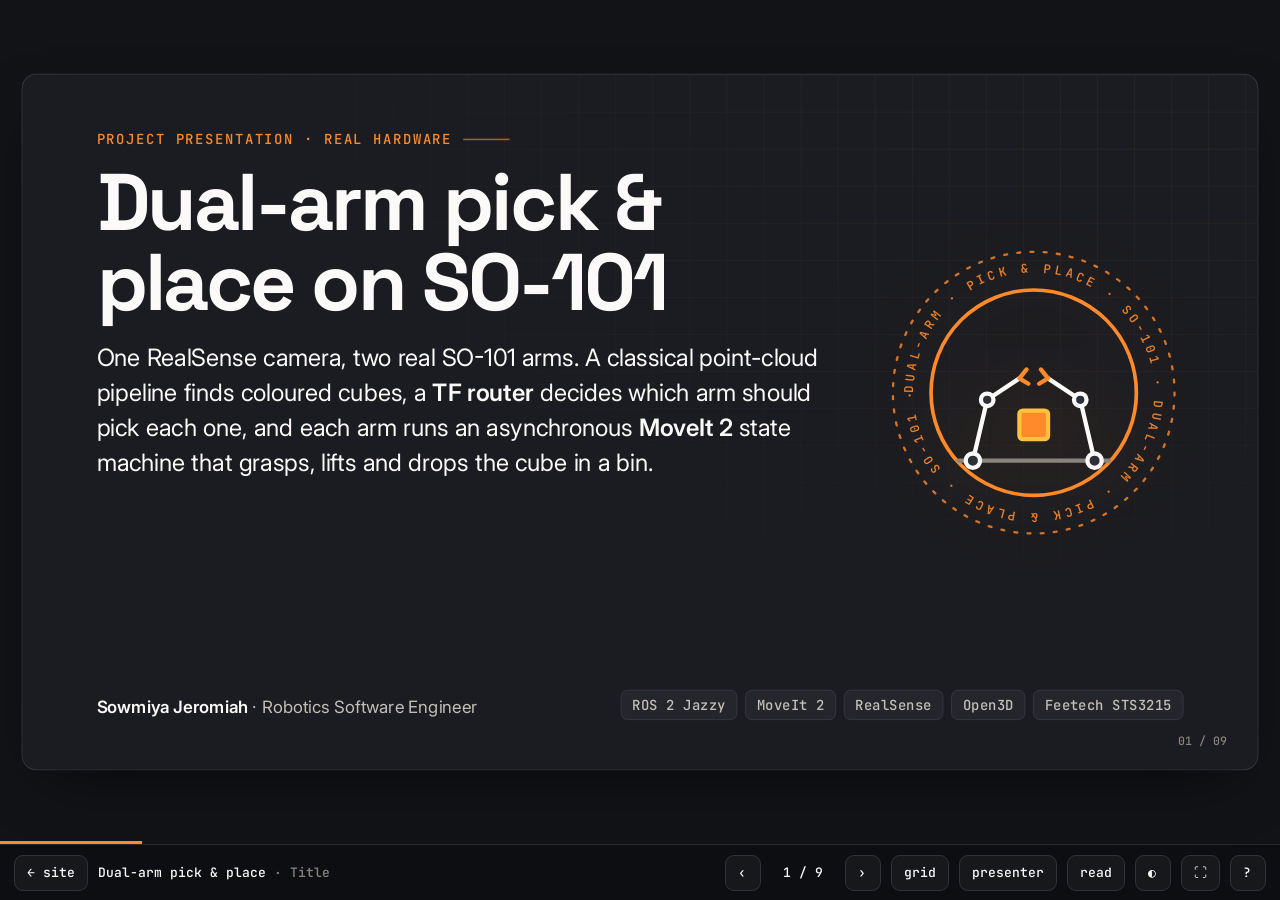
<file: projects/pick-and-place.html>
<!doctype html>
<html lang="en">
<head>
<meta charset="utf-8">
<meta name="viewport" content="width=device-width, initial-scale=1">
<title>Dual-arm pick &amp; place — presentation · Sowmiya Jeromiah</title>
<meta name="description" content="Presentation: autonomous dual-arm pick-and-place on real SO-101 hardware with a RealSense point cloud, HSV + DBSCAN perception, TF routing and MoveIt 2.">
<link rel="preconnect" href="https://fonts.googleapis.com">
<link rel="preconnect" href="https://fonts.gstatic.com" crossorigin>
<link href="https://fonts.googleapis.com/css2?family=Space+Grotesk:wght@500;600;700&family=Inter:wght@400;500;600&family=JetBrains+Mono:wght@400;500;600&display=swap" rel="stylesheet">
<script>try{document.documentElement.setAttribute("data-theme",localStorage.getItem("theme-v3")||"dark")}catch(e){document.documentElement.setAttribute("data-theme","dark")}</script>
<link rel="stylesheet" href="../assets/deck.css">
<link rel="stylesheet" href="../assets/demos.css">
</head>
<body data-deck="Dual-arm pick &amp; place">
<div id="viewport"><div id="stage">

<!-- 1 -->
<section class="slide title" data-title="Title">
  <svg class="emblem" viewBox="0 0 200 200" aria-hidden="true">
  <defs><radialGradient id="emg" cx="50%" cy="40%" r="60%"><stop offset="0" class="em-s0"/><stop offset="1" class="em-s1"/></radialGradient>
  <path id="emring" d="M100 100 m-82 0 a82 82 0 1 1 164 0 a82 82 0 1 1 -164 0"/></defs>
  <circle cx="100" cy="100" r="96" class="em-spin em-outer"/>
  <circle cx="100" cy="100" r="70" fill="url(#emg)" class="em-disc"/>
  <g class="em-spin-rev"><text class="em-ring"><textPath href="#emring" textLength="515" lengthAdjust="spacing">DUAL-ARM · PICK & PLACE · SO-101 · DUAL-ARM · PICK & PLACE · SO-101 · </textPath></text></g>
  <g class="em-icon">
  <path d="M58 138h84" class="em-faint"/>
  <g class="em-armL"><path d="M66 138 L74 104 L92 92"/><circle cx="66" cy="138" r="4" class="em-fill"/><circle cx="74" cy="104" r="3.5" class="em-fill"/><path d="M92 92l4 -5M92 92l5 3" class="em-acc"/></g>
  <g class="em-armR"><path d="M134 138 L126 104 L108 92"/><circle cx="134" cy="138" r="4" class="em-fill"/><circle cx="126" cy="104" r="3.5" class="em-fill"/><path d="M108 92l-4 -5M108 92l-5 3" class="em-acc"/></g>
  <g class="em-bob"><rect x="92" y="110" width="16" height="16" rx="2" class="em-cube"/></g>
  </g>
</svg>
  <div class="kicker">Project presentation · real hardware</div>
  <h1>Dual-arm pick &amp; place on SO-101</h1>
  <p class="lead">One RealSense camera, two real SO-101 arms. A classical point-cloud pipeline finds coloured cubes, a <b>TF router</b> decides which arm should pick each one, and each arm runs an asynchronous <b>MoveIt 2</b> state machine that grasps, lifts and drops the cube in a bin.</p>
  <div class="who"><p><b>Sowmiya Jeromiah</b> · Robotics Software Engineer</p><div class="tags"><span class="tag">ROS 2 Jazzy</span><span class="tag">MoveIt 2</span><span class="tag">RealSense</span><span class="tag">Open3D</span><span class="tag">Feetech STS3215</span></div></div>
</section>

<!-- 2 -->
<section class="slide" data-title="Demo">
  <div class="kicker">Demo</div>
  <div class="cols-21 fill">
    <div class="vid"><video data-src="../media/pick-and-place.mp4" poster="../media/pick-and-place.jpg" muted loop playsinline></video></div>
    <div class="center">
      <h2 style="font-size:50px">What you're seeing</h2>
      <ul class="bul">
        <li><b>RViz</b>: the live RealSense point cloud with the MoveIt plan</li>
        <li><b>Camera view</b>: the real arm reaching the cube</li>
        <li>At the end, the <b>system architecture</b></li>
      </ul>
    </div>
  </div>
</section>

<!-- 3 -->
<section class="slide" data-title="Live demo">
  <div class="kicker">Live demo</div>
  <h2 style="margin-bottom:24px">Interactive: point cloud → DBSCAN → pick</h2>
  <div class="demo-mount fill" data-demo="cubes"></div>
</section>

<!-- 4 -->
<section class="slide" data-title="Architecture">
  <div class="kicker">Architecture</div>
  <h2>One camera, routed to two arms</h2>
  <div class="pipe">
    <div class="st hw"><i>sensor</i><b>RealSense</b><span>RGB-D point cloud</span></div><div class="ar">→</div>
    <div class="st"><i>cube_detector.py</i><b>Detect</b><span>HSV → DBSCAN → cube filter</span></div><div class="ar">→</div>
    <div class="st hot"><i>tf_node.py</i><b>Route</b><span>right_base_link · y &gt; 0.15 → left</span></div><div class="ar">→</div>
    <div class="st"><i>pick_nd_place(_left).py</i><b>State machines</b><span>one per arm</span></div><div class="ar">→</div>
    <div class="st"><i>move_group</i><b>MoveIt 2</b><span>KDL IK · 2 planning groups</span></div><div class="ar">→</div>
    <div class="st hw"><i>right/left_bridge.py</i><b>Servos</b><span>/dev/ttyACM1 · ACM2</span></div>
  </div>
  <div class="cols-2 mt2">
    <div class="box"><h3>Async everywhere</h3><p>Everything after the point cloud is asynchronous ROS 2 callback chains, with <b>no blocking <code>time.sleep()</code></b>. A sleep in a callback stalls unrelated topics such as <code>/joint_states</code>, which MoveIt needs.</p></div>
    <div class="box"><h3>One shared planning scene</h3><p>The SRDF defines two base→jaw planning groups, with generated disable-collision pairs so neighbouring links aren't treated as permanently colliding.</p></div>
  </div>
</section>

<!-- 5 -->
<section class="slide" data-title="Perception">
  <div class="kicker">Perception · three design decisions</div>
  <h2>Point cloud → "a cube at (x, y, z)"</h2>
  <div class="cols-3">
    <div class="box hot"><span class="num">01 · HSV, NOT RGB</span><p>Hue separates colour from brightness, so thresholds survive lighting changes. Red: h &lt; 10 or &gt; 170. Blue: 100 &lt; h &lt; 140.</p></div>
    <div class="box"><span class="num">02 · MASK, THEN DBSCAN</span><p>Cluster only the colour-masked points: <b>eps = 2 cm</b>, min 30 points. No need to know how many cubes are present, and sparse noise is dropped.</p></div>
    <div class="box"><span class="num">03 · SHAPE FILTER</span><p><code>_is_cube_like</code>: every axis <b>3 ± 1.5 cm</b>. It rejects elongated (&gt; 6 cm, wires) and flat (&lt; 1.5 cm, glare) clusters.</p></div>
  </div>
  <div class="box cool mt"><h3>Known limitation</h3><p>Two touching same-colour cubes merge into one oversized cluster, fail the size filter and are <b>silently dropped</b>: a false negative, not a crash. This is classical CV that works because the task is constrained (known size, colours, static camera).</p></div>
</section>

<!-- 6 -->
<section class="slide" data-title="Dual-arm routing">
  <div class="kicker">The dual-arm decision</div>
  <h2>Which arm picks this cube?</h2>
  <div class="cols-12 fill">
    <div class="center">
<pre style="font:400 22px/1.7 var(--mono);background:#111216;border:1px solid var(--border);border-radius:14px;padding:22px 26px;color:#e8e4de;margin:0">p = transform(cube, "right_base_link")
<span style="color:#ff8a2b">if</span> p.y &gt; 0.15:          <span style="color:#8a847c"># metres</span>
    publish(transform(cube, "left_base_link"),
            "/cube_left_base")
<span style="color:#ff8a2b">else</span>:
    publish(p, "/cube_right_base")</pre>
    </div>
    <div class="center" style="gap:20px">
      <div class="box"><h3>Why it's good</h3><p>Cheap and deterministic. One detector feeds both arms, and no per-arm perception is needed.</p></div>
      <div class="box cool"><h3>What it isn't</h3><p>A <b>proxy</b> for reachability, not a guarantee. A cube near y ≈ 0.15 can be routed to an arm that can't reach it, and there's no fallback to the other arm.</p></div>
    </div>
  </div>
</section>

<!-- 7 -->
<section class="slide" data-title="Pick state machine">
  <div class="kicker">Motion</div>
  <h2>An async pick state machine</h2>
  <div class="pipe">
    <div class="st"><i>buffer</i><b>10 detections</b><span>average → lock</span></div><div class="ar">→</div>
    <div class="st"><i>MoveGroup</i><b>Grasp</b><span>hover z + 0.1 m</span></div><div class="ar">→</div>
    <div class="st"><i>gripper</i><b>Close</b><span>3 s</span></div><div class="ar">→</div>
    <div class="st"><i>MoveGroup</i><b>Lift</b><span>+0.20 m</span></div><div class="ar">→</div>
    <div class="st hot"><i>joint traj</i><b>Bin</b><span>fixed taught pose</span></div><div class="ar">→</div>
    <div class="st"><i>joint traj</i><b>Home</b><span>unlock, clear</span></div>
  </div>
  <div class="cols-3 mt2">
    <div class="box"><span class="num">BUFFER + LOCK</span><p>Averaging 10 centroids stops the arm twitching. A <code>busy/locked</code> guard stops a new detection re-entering mid-sequence.</p></div>
    <div class="box"><span class="num">HYBRID PLANNING</span><p>Grasp and lift use collision-aware MoveGroup goals (dynamic target). The bin move is a raw joint trajectory (fixed, pre-validated target).</p></div>
    <div class="box"><span class="num">STATE-AWARE FAILURE</span><p>A failed grasp unlocks and restarts. A failed lift <b>opens the gripper and goes home</b>, since it may be holding a cube.</p></div>
  </div>
</section>

<!-- 8 -->
<section class="slide" data-title="MoveIt & hardware">
  <div class="kicker">MoveIt goals · real hardware</div>
  <h2>Constraints, drift, and the servo bridge</h2>
  <div class="cols-2">
    <div class="box hot"><h3>Goals as constraints</h3><ul class="bul" style="gap:10px">
      <li class="small"><b>5 cm box</b> around the jaw-link target, because asking for more precision than the camera gives only makes planning fail</li>
      <li class="small">Top-down <code>[0, −0.707, 0, 0.707]</code>: <b>0.3 rad</b> tolerance for grasp, <b>0.5 rad</b> for lift and bin</li></ul></div>
    <div class="box"><h3>The CONTROL_FAILED bug</h3><p>After the gripper closed, the arm joints drifted slightly and MoveIt rejected the lift. Fix: <code>is_diff = True</code> plus <code>allowed_start_tolerance: 0.0</code>, which trusts the live state. That's a deliberate, scoped trade-off.</p></div>
  </div>
  <div class="box cool mt"><h3>Servo bridge</h3><p><code>FollowJointTrajectory</code> becomes Feetech serial writes: ticks 0–4095 ↔ [−π, π), per-joint calibration offsets (measured on the right arm), and joint states published at 20 Hz.</p></div>
</section>

<!-- 9 -->
<section class="slide" data-title="Status, limits & next">
  <div class="kicker">Honest status</div>
  <h2>Where it stands</h2>
  <div class="cols-2">
    <div><h3>Done</h3><ul class="bul check">
      <li>Right arm: the full detect → grasp → lift → <b>bin</b> → home cycle</li>
      <li>Dual-arm software path: routing, two planning groups, both state machines</li>
      <li>CONTROL_FAILED drift bug found and fixed</li>
      <li>Planning success improved with tolerance tuning</li></ul></div>
    <div><h3>Next</h3><ul class="bul">
      <li><b>Calibrate the left arm</b> (offsets are 0, bin pose is a placeholder)</li>
      <li>Reachability-aware routing with fallback to the other arm</li>
      <li>Retry limits, grasp-contact sensing, a serial-port lock</li>
      <li>Cubes as collision objects, so the planning scene knows about them</li></ul></div>
  </div>
</section>

</div></div>
<script src="../assets/demos.js"></script>
<script src="../assets/deck.js"></script>
</body>
</html>
</file>
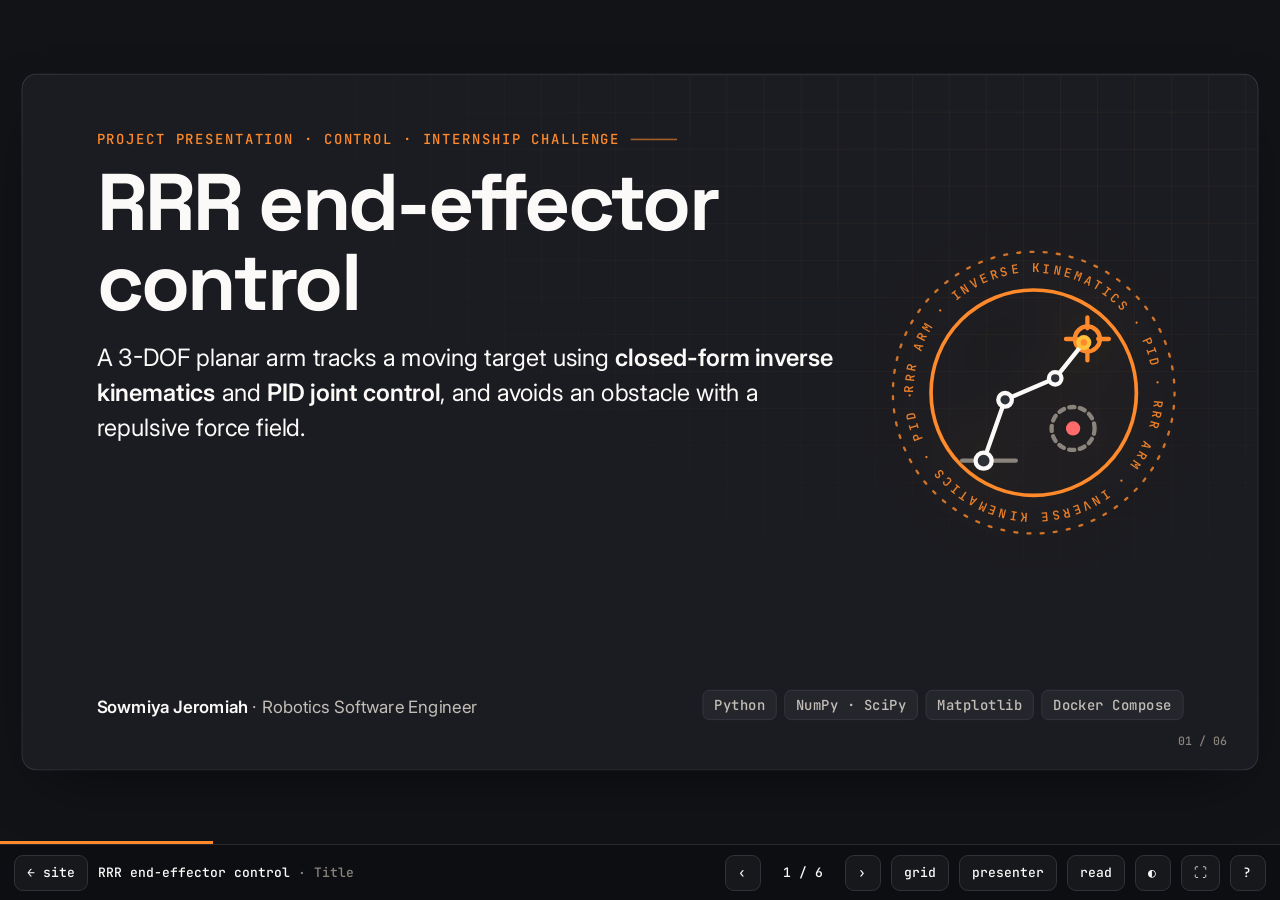
<file: projects/rrr-control.html>
<!doctype html>
<html lang="en">
<head>
<meta charset="utf-8">
<meta name="viewport" content="width=device-width, initial-scale=1">
<title>RRR end-effector control — presentation · Sowmiya Jeromiah</title>
<meta name="description" content="Presentation: 3-DOF planar RRR arm tracking a moving target with closed-form IK, PID control and potential-field obstacle avoidance.">
<link rel="preconnect" href="https://fonts.googleapis.com">
<link rel="preconnect" href="https://fonts.gstatic.com" crossorigin>
<link href="https://fonts.googleapis.com/css2?family=Space+Grotesk:wght@500;600;700&family=Inter:wght@400;500;600&family=JetBrains+Mono:wght@400;500;600&display=swap" rel="stylesheet">
<script>try{document.documentElement.setAttribute("data-theme",localStorage.getItem("theme-v3")||"dark")}catch(e){document.documentElement.setAttribute("data-theme","dark")}</script>
<link rel="stylesheet" href="../assets/deck.css">
<link rel="stylesheet" href="../assets/demos.css">
</head>
<body data-deck="RRR end-effector control">
<div id="viewport"><div id="stage">

<section class="slide title" data-title="Title">
  <svg class="emblem" viewBox="0 0 200 200" aria-hidden="true">
  <defs><radialGradient id="emg" cx="50%" cy="40%" r="60%"><stop offset="0" class="em-s0"/><stop offset="1" class="em-s1"/></radialGradient>
  <path id="emring" d="M100 100 m-82 0 a82 82 0 1 1 164 0 a82 82 0 1 1 -164 0"/></defs>
  <circle cx="100" cy="100" r="96" class="em-spin em-outer"/>
  <circle cx="100" cy="100" r="70" fill="url(#emg)" class="em-disc"/>
  <g class="em-spin-rev"><text class="em-ring"><textPath href="#emring" textLength="515" lengthAdjust="spacing">RRR ARM · INVERSE KINEMATICS · PID · RRR ARM · INVERSE KINEMATICS · PID · </textPath></text></g>
  <g class="em-icon">
  <circle cx="122" cy="120" r="12" class="em-faint" stroke-dasharray="3 3"/><circle cx="122" cy="120" r="4" class="em-obs"/>
  <g class="em-tgt"><circle cx="130" cy="70" r="7" class="em-acc"/><path d="M130 58v6M130 76v6M118 70h6M136 70h6" class="em-acc"/></g>
  <path d="M60 138h30" class="em-faint"/>
  <g class="em-j1"><path d="M72 138 L84 104"/><circle cx="72" cy="138" r="4.5" class="em-fill"/>
    <g class="em-j2"><path d="M84 104 L112 92"/><circle cx="84" cy="104" r="3.8" class="em-fill"/>
      <g class="em-j3"><path d="M112 92 L128 72"/><circle cx="112" cy="92" r="3.5" class="em-fill"/><circle cx="128" cy="72" r="3" class="em-cube"/></g></g></g>
  </g>
</svg>
  <div class="kicker">Project presentation · control · internship challenge</div>
  <h1>RRR end-effector control</h1>
  <p class="lead">A 3-DOF planar arm tracks a moving target using <b>closed-form inverse kinematics</b> and <b>PID joint control</b>, and avoids an obstacle with a repulsive force field.</p>
  <div class="who"><p><b>Sowmiya Jeromiah</b> · Robotics Software Engineer</p><div class="tags"><span class="tag">Python</span><span class="tag">NumPy · SciPy</span><span class="tag">Matplotlib</span><span class="tag">Docker Compose</span></div></div>
</section>

<section class="slide" data-title="Output">
  <div class="kicker">Simulation output</div>
  <h2>Tracking, with and without an obstacle</h2>
  <div class="cols-2 fill">
    <div style="display:flex;flex-direction:column;min-height:0"><div class="img fill"><img src="../media/rrr-sim.png" alt="Simulation without obstacle"></div><div class="cap">Without obstacle: the end-effector (blue) follows the target (green)</div></div>
    <div style="display:flex;flex-direction:column;min-height:0"><div class="img fill"><img src="../media/rrr-sim_obs.png" alt="Simulation with obstacle"></div><div class="cap">With obstacle: the path bends around the red circle</div></div>
  </div>
</section>

<section class="slide" data-title="Live demo">
  <div class="kicker">Live demo</div>
  <h2 style="margin-bottom:24px">Interactive: tune the PID live</h2>
  <div class="demo-mount fill" data-demo="rrr"></div>
</section>

<section class="slide" data-title="Method">
  <div class="kicker">Method</div>
  <h2>Target → IK → PID → joints</h2>
  <div class="pipe">
    <div class="st"><i>_setup_trajectory()</i><b>Moving target</b><span>(2L, L·sin 2πft), 2 s start delay</span></div><div class="ar">→</div>
    <div class="st hot"><i>_ik_rrr_all()</i><b>Closed-form IK</b><span>every joint solution</span></div><div class="ar">→</div>
    <div class="st hot"><i>PID</i><b>Joint control</b><span>P · I (θ_integral) · D (θ_derivative)</span></div><div class="ar">→</div>
    <div class="st"><i>matplotlib</i><b>Animate</b><span>arm, target and paths</span></div>
  </div>
  <div class="box cool mt2"><h3>Optional task: obstacle repulsion</h3><p><code>_obstacle_repulsion()</code> keeps a safe zone of <b>twice the obstacle radius</b>. Targets inside it are pushed out to the boundary, and the push gets stronger the closer they are.</p></div>
</section>

<section class="slide" data-title="Design choices">
  <div class="kicker">Reading the brief</div>
  <h2>Design choices</h2>
  <div class="cols-2">
    <div class="box"><span class="num">01</span><h3>Why IK</h3><p>The brief says to track using only the target's position. IK maps a Cartesian position directly to joint angles.</p></div>
    <div class="box"><span class="num">02</span><h3>Why PID on top</h3><p>Jumping to each IK solution looks clumsy. PID on the joints gives smooth motion and shrinking error.</p></div>
    <div class="box"><span class="num">03</span><h3>Two rates</h3><p>Task A: 30 Hz target. Task B: 5 Hz target with a 50 Hz control loop.</p></div>
    <div class="box hot"><span class="num">04</span><h3>Moved the obstacle</h3><p>At the brief's position (L, 0.5L) the obstacle never touched the arm's path, so I moved it to <b>(2.0, 0.35)</b>, r = 0.125, and documented why.</p></div>
  </div>
</section>

<section class="slide" data-title="Likely questions">
  <div class="kicker">Q &amp; A</div>
  <h2>Questions to be ready for</h2>
  <div class="cols-2">
    <div class="box"><h3>"A 3R planar arm has multiple IK solutions?"</h3><p><code>_ik_rrr_all()</code> returns all the closed-form configurations instead of just one. Switching between them would look clumsy, so PID on the joints keeps the motion smooth.</p></div>
    <div class="box"><h3>"What does each PID term do?"</h3><p>P reacts to the current error, I removes steady-state offset, D damps how fast the error changes.</p></div>
    <div class="box"><h3>"Limits of potential fields?"</h3><p>They're reactive and can get stuck in local minima. A planner such as RRT, or MoveIt for 3D arms, is the robust alternative.</p></div>
    <div class="box"><h3>"How do you run it?"</h3><p><code>docker compose --profile sim up --build</code>, or <code>--profile sim-obstacle</code>. No local installs.</p></div>
  </div>
</section>

</div></div>
<script src="../assets/demos.js"></script>
<script src="../assets/deck.js"></script>
</body>
</html>
</file>
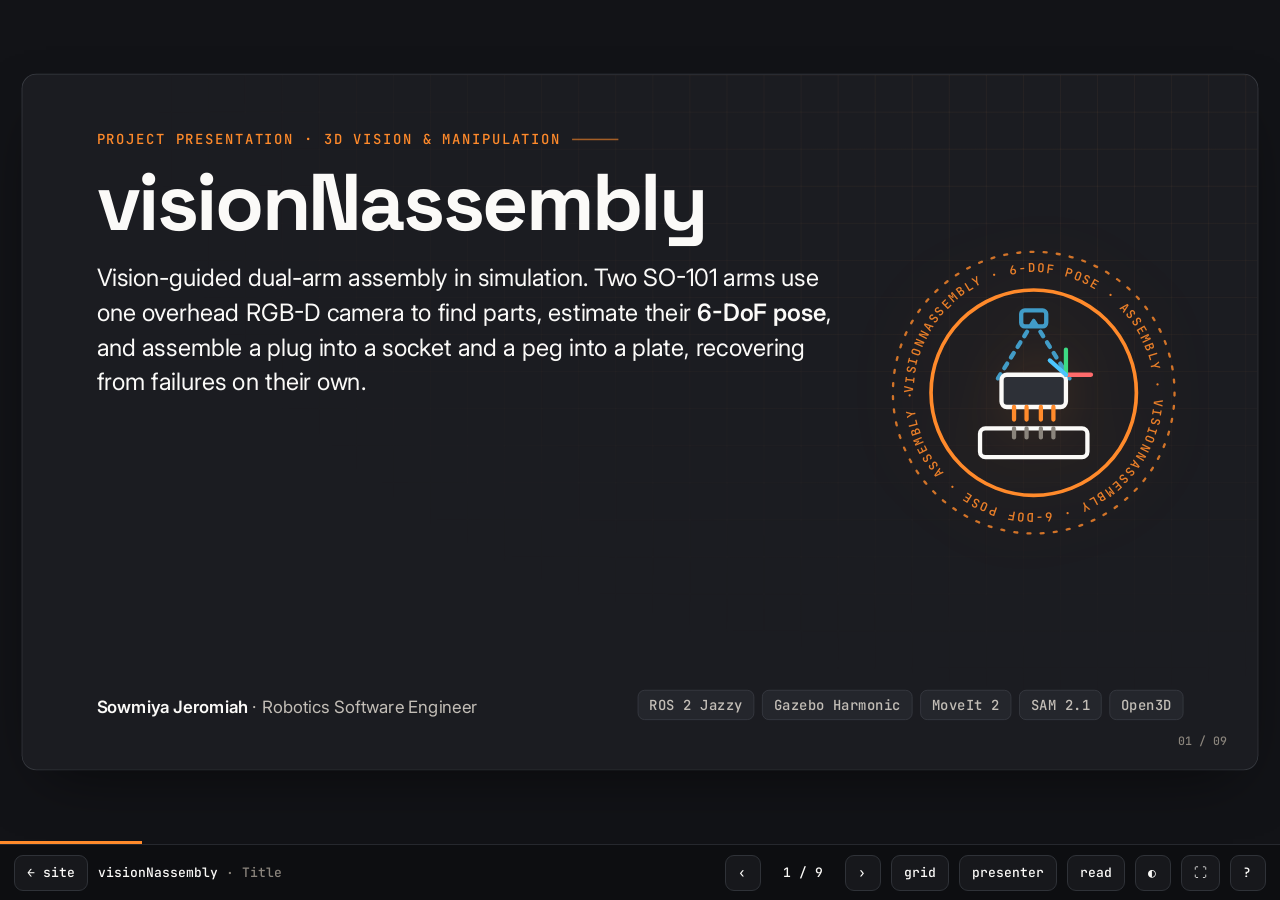
<file: projects/visionnassembly.html>
<!doctype html>
<html lang="en">
<head>
<meta charset="utf-8">
<meta name="viewport" content="width=device-width, initial-scale=1">
<title>visionNassembly — presentation · Sowmiya Jeromiah</title>
<meta name="description" content="Presentation: vision-guided dual-arm assembly with SO-101 arms, RGB-D perception, SAM 2, ICP pose estimation, MoveIt 2 and automatic recovery.">
<link rel="preconnect" href="https://fonts.googleapis.com">
<link rel="preconnect" href="https://fonts.gstatic.com" crossorigin>
<link href="https://fonts.googleapis.com/css2?family=Space+Grotesk:wght@500;600;700&family=Inter:wght@400;500;600&family=JetBrains+Mono:wght@400;500;600&display=swap" rel="stylesheet">
<script>try{document.documentElement.setAttribute("data-theme",localStorage.getItem("theme-v3")||"dark")}catch(e){document.documentElement.setAttribute("data-theme","dark")}</script>
<link rel="stylesheet" href="../assets/deck.css">
<link rel="stylesheet" href="../assets/demos.css">
</head>
<body data-deck="visionNassembly">
<div id="viewport"><div id="stage">

<!-- 1 -->
<section class="slide title" data-title="Title">
  <svg class="emblem" viewBox="0 0 200 200" aria-hidden="true">
  <defs><radialGradient id="emg" cx="50%" cy="40%" r="60%"><stop offset="0" class="em-s0"/><stop offset="1" class="em-s1"/></radialGradient>
  <path id="emring" d="M100 100 m-82 0 a82 82 0 1 1 164 0 a82 82 0 1 1 -164 0"/></defs>
  <circle cx="100" cy="100" r="96" class="em-spin em-outer"/>
  <circle cx="100" cy="100" r="70" fill="url(#emg)" class="em-disc"/>
  <g class="em-spin-rev"><text class="em-ring"><textPath href="#emring" textLength="515" lengthAdjust="spacing">VISIONNASSEMBLY · 6-DOF POSE · ASSEMBLY · VISIONNASSEMBLY · 6-DOF POSE · ASSEMBLY · </textPath></text></g>
  <g class="em-icon">
  <g class="em-dim"><path d="M100 60 L80 92 M100 60 L120 92" stroke-dasharray="3 4"/><rect x="93" y="54" width="14" height="9" rx="2"/></g>
  <g class="em-bob"><rect x="82" y="90" width="36" height="18" rx="3" class="em-fill"/>
    <path d="M89 108v7M96 108v7M104 108v7M111 108v7" class="em-acc"/>
    <path d="M118 90h14" class="em-x"/><path d="M118 90v-14" class="em-y"/><path d="M118 90l-9 -8" class="em-z"/></g>
  <rect x="70" y="120" width="60" height="16" rx="3"/>
  <path d="M89 120v5M96 120v5M104 120v5M111 120v5" class="em-faint"/>
  </g>
</svg>
  <div class="kicker">Project presentation · 3D vision &amp; manipulation</div>
  <h1>visionNassembly</h1>
  <p class="lead">Vision-guided dual-arm assembly in simulation. Two SO-101 arms use one overhead RGB-D camera to find parts, estimate their <b>6-DoF pose</b>, and assemble a plug into a socket and a peg into a plate, recovering from failures on their own.</p>
  <div class="who"><p><b>Sowmiya Jeromiah</b> · Robotics Software Engineer</p><div class="tags"><span class="tag">ROS 2 Jazzy</span><span class="tag">Gazebo Harmonic</span><span class="tag">MoveIt 2</span><span class="tag">SAM 2.1</span><span class="tag">Open3D</span></div></div>
</section>

<!-- 2 -->
<section class="slide" data-title="Demo">
  <div class="kicker">Demo</div>
  <div class="cols-21 fill">
    <div class="vid"><video data-src="../media/visionNassembly.mp4" poster="../media/visionNassembly.jpg" muted loop playsinline></video></div>
    <div class="center">
      <h2 style="font-size:50px">What you're seeing</h2>
      <ul class="bul">
        <li><b>Overhead camera</b>: the RGB-D view the system works from</li>
        <li><b>SAM 2 masks</b>: one exact mask per detected part</li>
        <li><b>Ground truth</b>: the simulator's true poses, used <b>only for scoring</b></li>
        <li>Then the <b>grasp, alignment and insertion</b> close-ups</li>
      </ul>
    </div>
  </div>
</section>

<!-- 3 -->
<section class="slide" data-title="Live demo">
  <div class="kicker">Live demo</div>
  <h2 style="margin-bottom:24px">Interactive: the perception pipeline, simplified</h2>
  <div class="demo-mount fill" data-demo="pose"></div>
</section>

<!-- 4 -->
<section class="slide" data-title="Problem & architecture">
  <div class="kicker">Problem &amp; architecture</div>
  <h2>Assemble parts whose pose you don't know</h2>
  <div class="cols-3">
    <div class="box"><span class="num">UNKNOWN POSE</span><p>Any position in reach, full 360° rotation. Nothing is given to the robot.</p></div>
    <div class="box"><span class="num">REAL-WORLD MESS</span><p>Partial occlusion, depth and RGB noise, injected insertion error.</p></div>
    <div class="box"><span class="num">MILLIMETRE FITS</span><p>About <b>2 mm</b> clearance on the plug pins and <b>3 mm</b> on the peg.</p></div>
  </div>
  <div class="pipe mt2">
    <div class="st hw"><i>sensor</i><b>Overhead RGB-D</b><span>640×480 · f ≈ 320</span></div><div class="ar">→</div>
    <div class="st hot"><i>/perception/scan</i><b>Perception</b><span>depth → SAM 2 → ICP</span></div><div class="ar">→</div>
    <div class="st hot"><i>assemble.py</i><b>Task logic</b><span>grasp · insert · verify</span></div><div class="ar">→</div>
    <div class="st"><i>MoveIt 2</i><b>Planning</b><span>pick_ik · RRTConnect</span></div><div class="ar">→</div>
    <div class="st hw"><i>ros2_control</i><b>2 × SO-101</b><span>Gazebo Harmonic</span></div>
  </div>
  <div class="loopback"><span>↺ recovery: re-scan · next grasp · spiral search</span></div>
</section>

<!-- 5 -->
<section class="slide" data-title="Perception">
  <div class="kicker">Perception</div>
  <h2>From depth pixels to identified parts</h2>
  <div class="pipe">
    <div class="st"><i>01</i><b>Back-project</b><span>x = (u−cx)·z/fx</span></div><div class="ar">→</div>
    <div class="st"><i>02</i><b>Table plane</b><span>RANSAC · keep 4–150 mm</span></div><div class="ar">→</div>
    <div class="st"><i>03</i><b>Remove robot</b><span>URDF shapes + live TF</span></div><div class="ar">→</div>
    <div class="st"><i>04</i><b>DBSCAN (x, y)</b><span>eps 8 mm · min 10</span></div><div class="ar">→</div>
    <div class="st hot"><i>05</i><b>SAM 2.1 masks</b><span>cluster box = prompt</span></div><div class="ar">→</div>
    <div class="st"><i>06</i><b>Identify</b><span>size match ≤ 35%</span></div>
  </div>
  <div class="cols-2 mt2">
    <div class="box"><h3>Why cluster on footprint only?</h3><p>From above, the plug body and its knob have no visible side joining them, so <b>3D clustering split the plug in two</b>. The x, y footprint keeps it together.</p></div>
    <div class="box cool"><h3>The occluder leak</h3><p>SAM 2 works on colour, so a mask could include an occluder in front of a part, making it look 25 cm tall. Fix: keep only mask points <b>inside the height band</b>.</p></div>
  </div>
</section>

<!-- 6 -->
<section class="slide" data-title="Pose estimation">
  <div class="kicker">Perception · pose</div>
  <h2>6-DoF pose by model fitting (ICP)</h2>
  <div class="cols-21 fill">
    <ul class="bul">
      <li><b>Point-to-plane ICP</b> in two stages: 12 mm then 4 mm matching distance</li>
      <li><b>Several starting yaws</b> (every 15° within the symmetry period) to avoid local minima</li>
      <li><b>Only camera-facing model points</b>, which fixed a 12 mm top/bottom-face mix-up that still scored a near-perfect fit</li>
      <li><b>Table prior</b>: a part on the table rests on it, leaving only x, y and yaw to find</li>
      <li><b>Fitness ≥ 0.8</b> means "found", otherwise "missing" <b>with a reason</b></li>
    </ul>
    <div class="center" style="gap:20px">
      <div class="kpi"><b>≈ 1 mm</b><span>position · &lt; 1° rotation</span></div>
      <div class="kpi"><b>0.6–0.7 mm</b><span>constant camera / calibration bias, removable</span></div>
      <div class="kpi"><b>1–1.5 s</b><span>per scan</span></div>
    </div>
  </div>
</section>

<!-- 7 -->
<section class="slide" data-title="Manipulation & recovery">
  <div class="kicker">Manipulation &amp; autonomy</div>
  <h2>Every step verified, every failure recovered</h2>
  <div class="pipe">
    <div class="st"><i>01</i><b>Grasp</b><span>straight down · TCP offset</span></div><div class="ar">→</div>
    <div class="st"><i>02</i><b>Descend</b><span>Cartesian 5 mm, dry-run</span></div><div class="ar">→</div>
    <div class="st"><i>03</i><b>Lift + measure</b><span>re-scan in hand</span></div><div class="ar">→</div>
    <div class="st hot"><i>04</i><b>Align + insert</b><span>arrival check + final scan</span></div>
  </div>
  <table class="t mt">
    <tr><th>Failure</th><th>Detected by</th><th>Recovery</th></tr>
    <tr><td>Part not found</td><td>scan reply + reason</td><td>park arm, re-scan (up to 3×)</td></tr>
    <tr><td>Grasp missed</td><td>gripper closed fully</td><td>open, re-scan, retry</td></tr>
    <tr><td>Insert blocked</td><td>arm stops short</td><td><b>spiral search</b> 1.5 / 3 / 4.5 mm (3/3 recovered)</td></tr>
  </table>
</section>

<!-- 8 -->
<section class="slide" data-title="Results & hardest problem">
  <div class="kicker">Evaluation · hardest problem</div>
  <h2>Measured, not demoed</h2>
  <div class="cols-12">
    <div>
      <table class="t">
        <tr><th>Assembly</th><th>Success</th><th>Insertion</th></tr>
        <tr><td>Plug → socket</td><td class="n">6 / 6</td><td class="n">1.2 mm</td></tr>
        <tr><td>Peg → plate</td><td class="n">5 / 6</td><td class="n">1.6 mm</td></tr>
      </table>
      <p class="small mt">Randomised position, 360° rotation, occlusion, noise and 0–3 mm insertion error, scored against ground truth. The one failure had <b>18%</b> visible and was correctly reported missing.</p>
    </div>
    <div class="box">
      <span class="num">STAR · CONFIDENT BUT WRONG</span>
      <p>Partly hidden parts failed even at <b>86% visible</b>. I reproduced the scene from its seed and isolated the stage: with most of the part hidden, the fit was <b>41 mm off at 82% confidence</b>. Comparing fixes on 20 noisy copies, the winner was a physical rule: <b>parts rest on the table</b>.</p>
      <div class="result mt" style="padding:16px 20px"><b style="font-size:40px">4/20 → 20/20</b><p class="small">correct poses; parts only 35–42% visible were then assembled</p></div>
    </div>
  </div>
</section>

<!-- 9 -->
<section class="slide" data-title="Real camera, limits & next">
  <div class="kicker">From simulation to a real 3D camera</div>
  <h2>What changes with a real point cloud</h2>
  <div class="cols-2">
    <div class="box hot"><h3>Hand-eye calibration</h3><p>Overhead camera = <b>eye-to-hand</b>; wrist cameras = <b>eye-in-hand</b>. Several robot poses viewing a target → solve <b>AX = XB</b>. Free in simulation, the first job on hardware.</p></div>
    <div class="box"><h3>Better clouds → better fits</h3><p><b>Structured light</b> is very precise at close range; ToF has multipath; stereo needs texture. Fewer missing points matter most under occlusion.</p></div>
    <div class="box cool"><h3>Reflective &amp; dark parts</h3><p>Filter outliers, let colour (SAM 2) define the object where depth is missing, fit fewer reliable points with priors, take more views.</p></div>
    <div class="box"><h3>Limits → next</h3><p>Simulation only, 12 trials, small reach, &lt;20% visibility missed. Next: <b>wrist-camera active perception</b>, bigger evaluations, a learned-pose baseline.</p></div>
  </div>
</section>

</div></div>
<script src="../assets/demos.js"></script>
<script src="../assets/deck.js"></script>
</body>
</html>
</file>
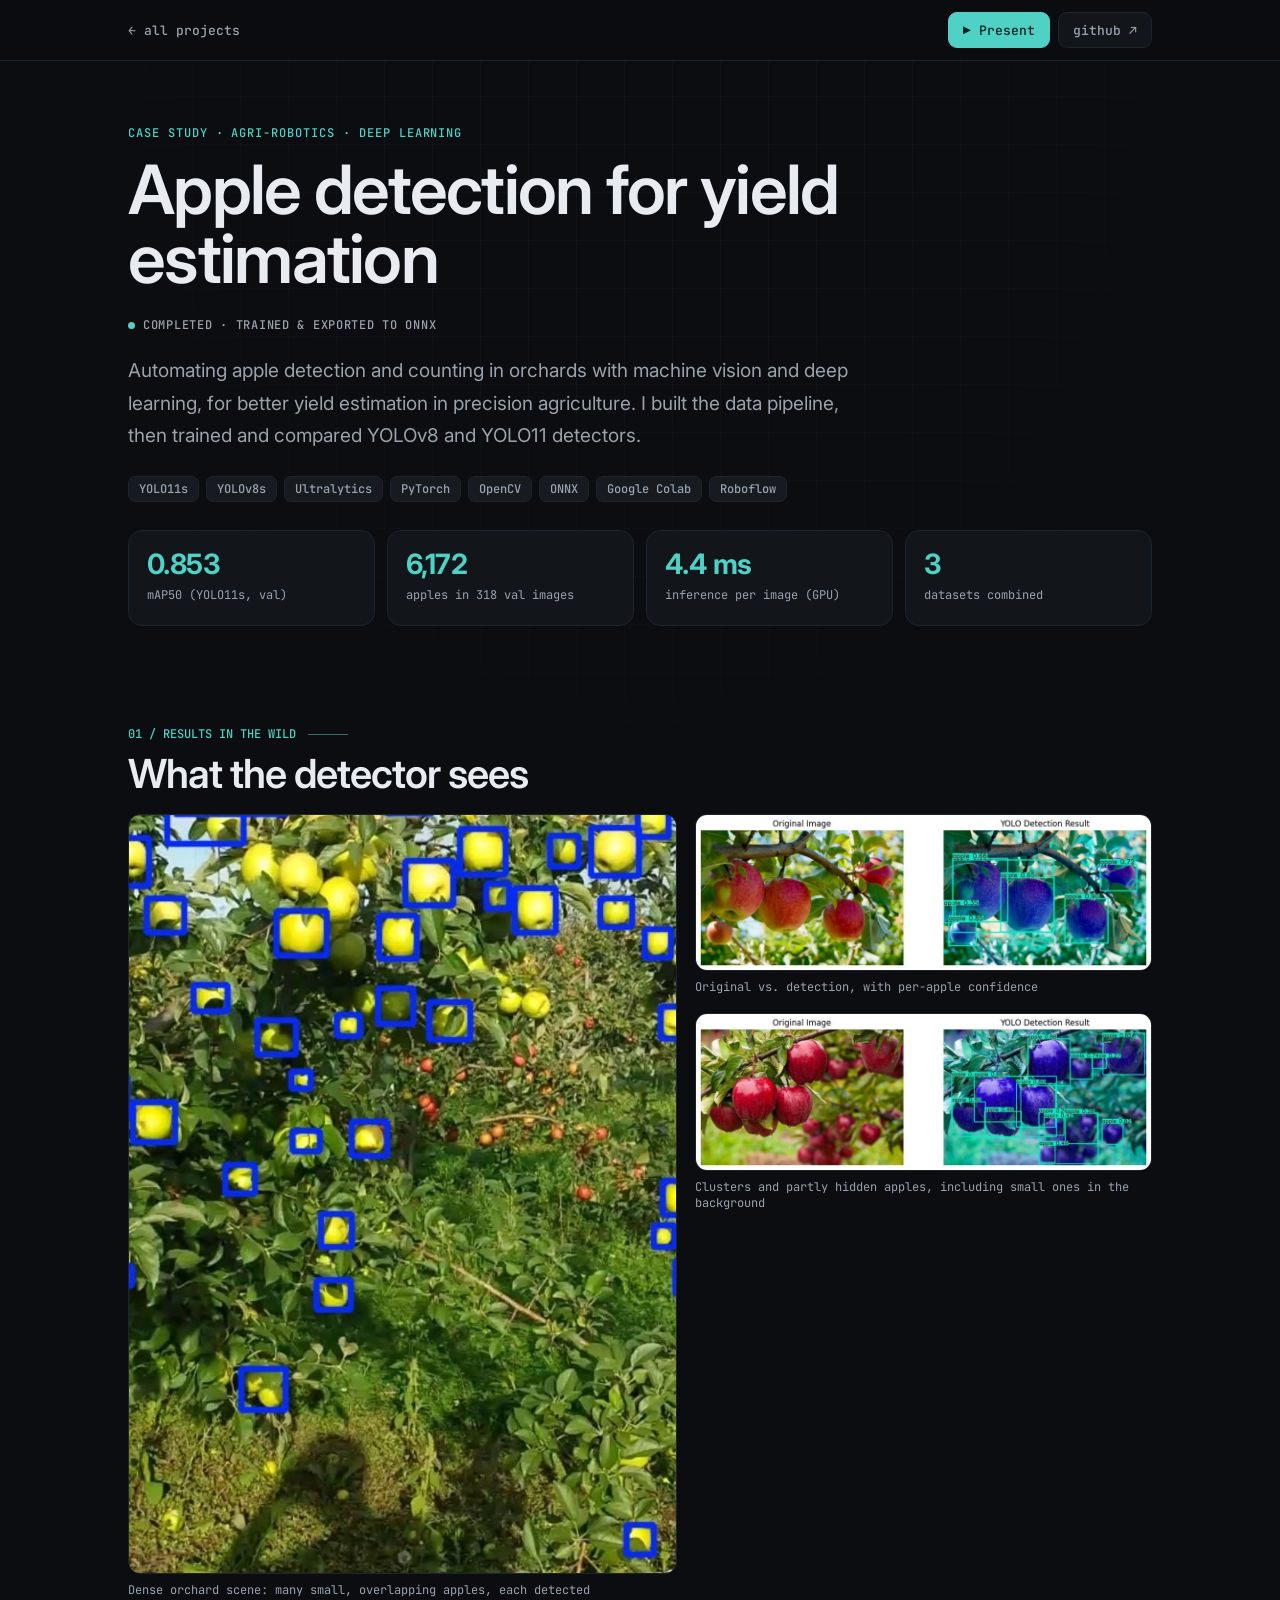
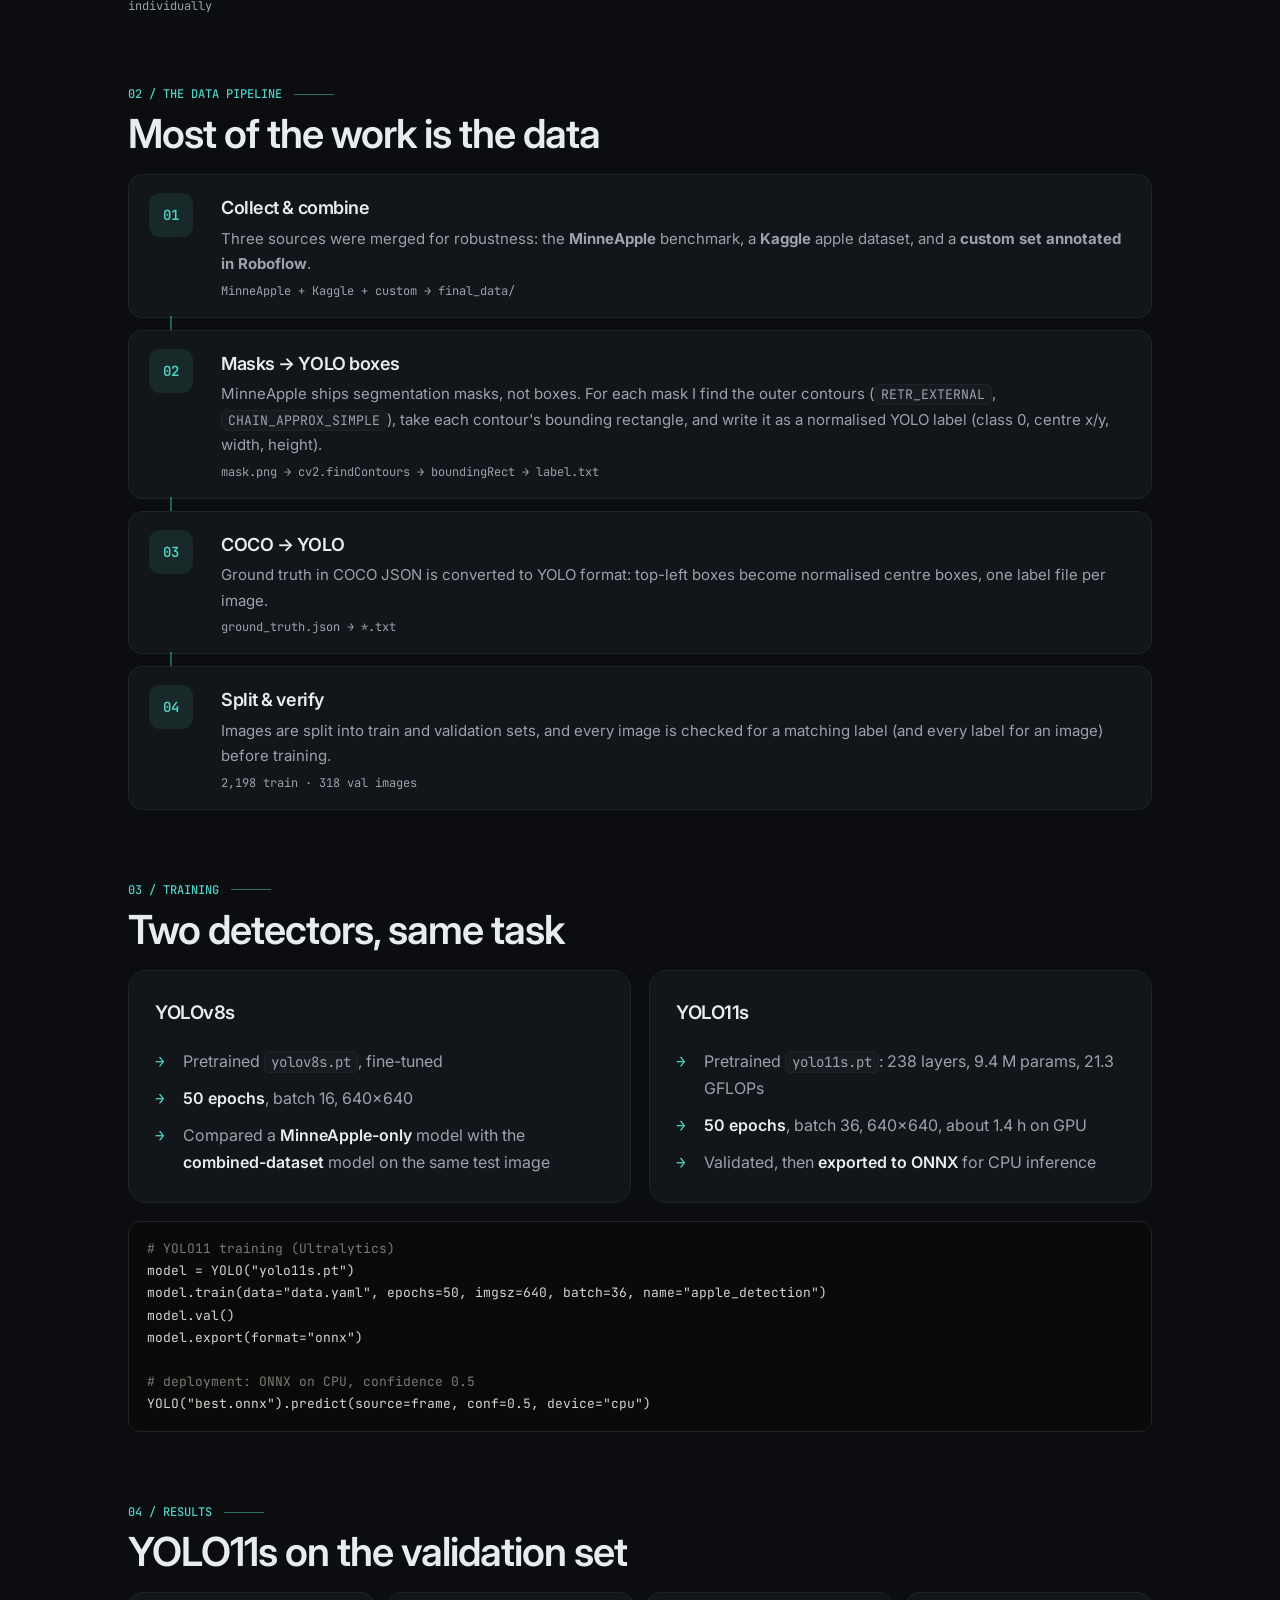
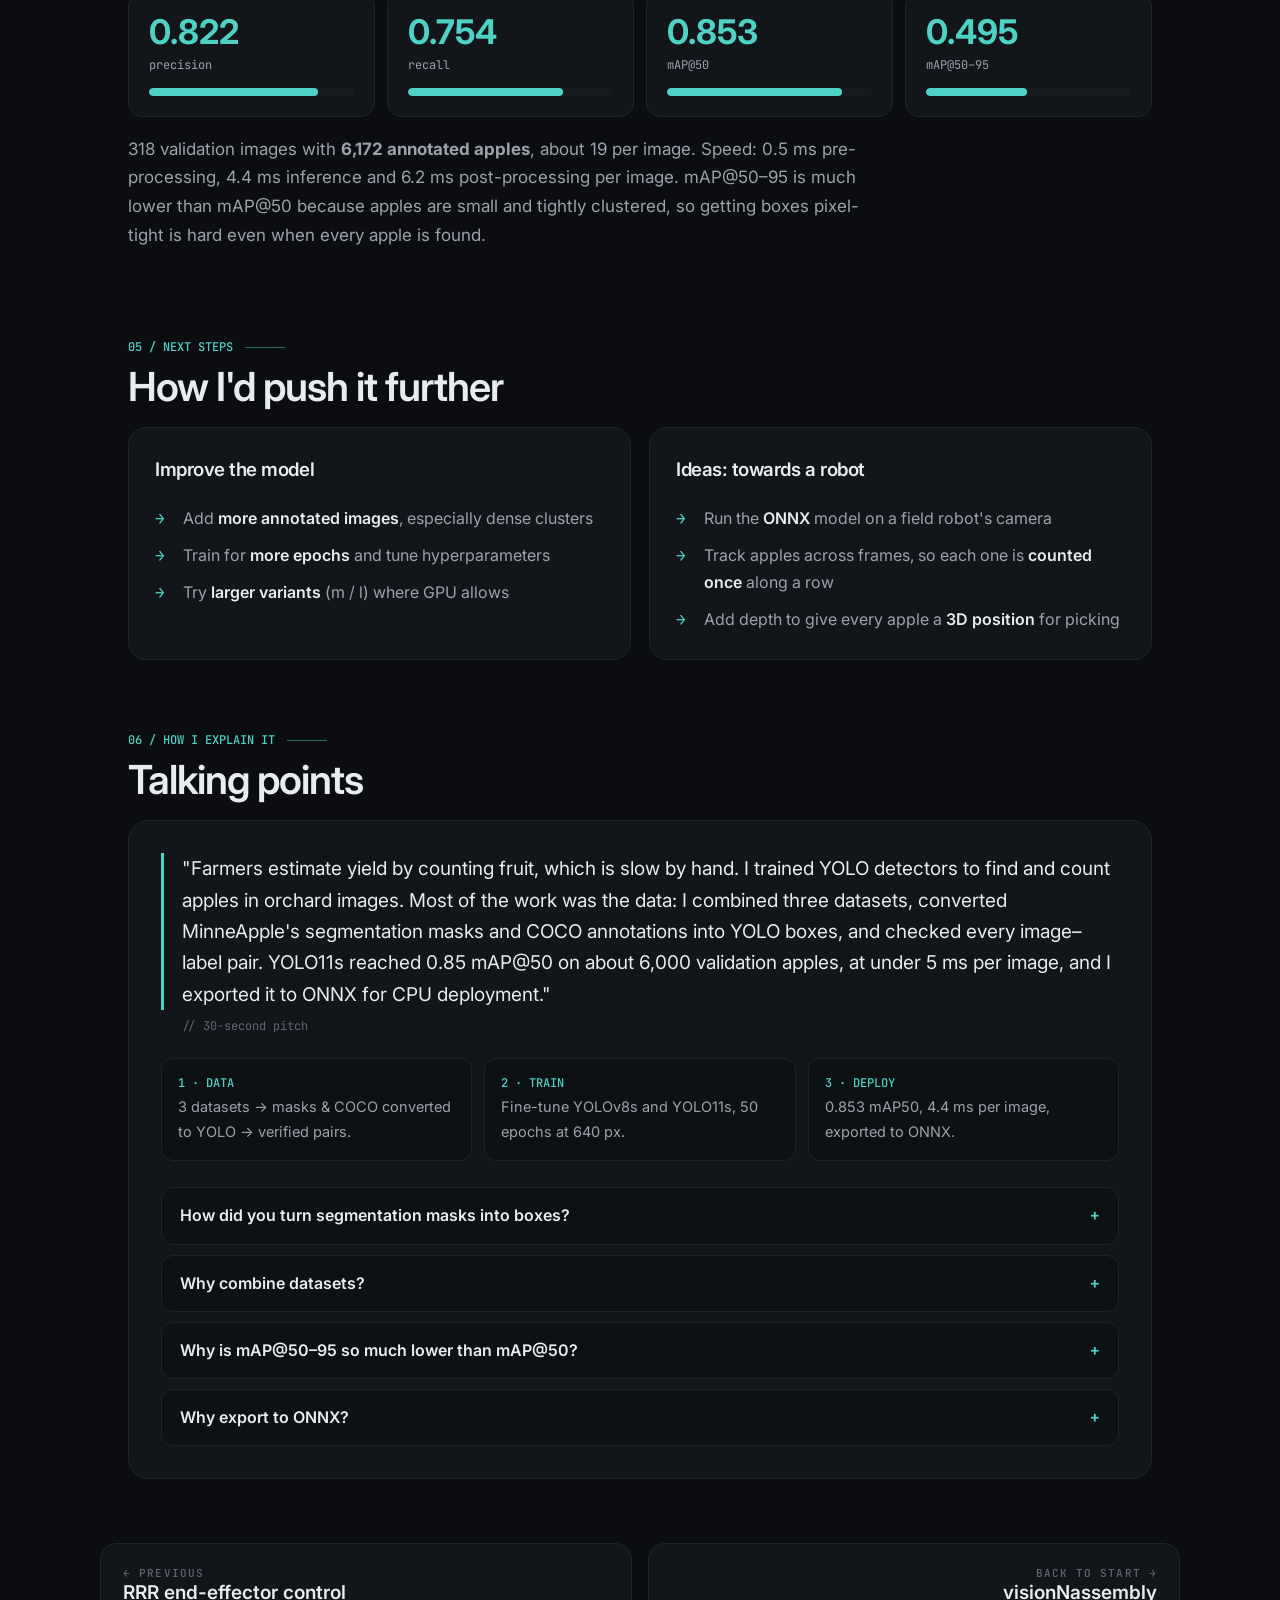
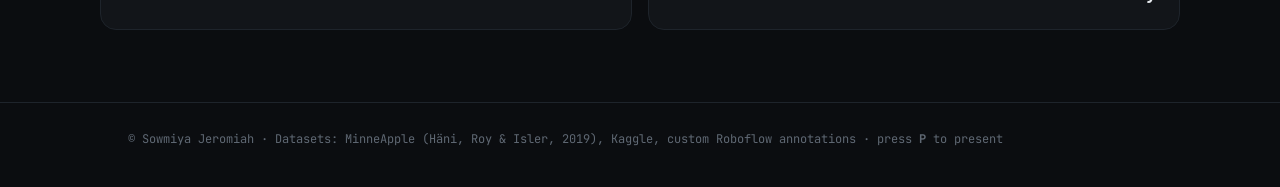
<file: lab/projects/apple-detection.html>
<!doctype html>
<html lang="en">
<head>
<meta charset="utf-8">
<meta name="viewport" content="width=device-width, initial-scale=1">
<title>Apple Detection — Sowmiya Jeromiah</title>
<meta name="description" content="Apple detection and counting for orchard yield estimation with YOLOv8 and YOLO11 on MinneApple, Kaggle and custom data.">
<link rel="preconnect" href="https://fonts.googleapis.com">
<link rel="preconnect" href="https://fonts.gstatic.com" crossorigin>
<link href="https://fonts.googleapis.com/css2?family=Inter:wght@400;500;600;700&family=JetBrains+Mono:wght@400;500&display=swap" rel="stylesheet">
<link rel="stylesheet" href="../assets/project.css">
<style>
  .gallery { display: grid; grid-template-columns: 1.2fr 1fr; gap: 18px; align-items: start; }
  .gallery .stack { display: grid; gap: 18px; }
  .gallery .tall img { max-height: 760px; object-fit: cover; }
  .metrics { display: grid; grid-template-columns: repeat(4, 1fr); gap: 12px; }
  .metrics > div { padding: 20px; border-radius: 14px; background: var(--surface); border: 1px solid var(--border); }
  .metrics b { display: block; font: 700 34px/1.1 Inter; color: var(--accent); }
  .metrics span { font: 400 12px "JetBrains Mono"; color: var(--muted); }
  .bar { height: 8px; border-radius: 99px; background: var(--surface-2); overflow: hidden; margin-top: 10px; }
  .bar i { display: block; height: 100%; background: linear-gradient(90deg, var(--accent), var(--violet)); border-radius: inherit; }
  @media (max-width: 860px) { .gallery { grid-template-columns: 1fr; } .metrics { grid-template-columns: repeat(2, 1fr); } }
</style>
</head>
<body>
<div id="progress"></div>
<nav>
  <div class="wrap">
    <a class="back" href="../index.html#work">← all projects</a>
    <div class="nav-r">
      <button class="pbtn hot" data-present title="Present this project as slides (P)">▶ <span class="lbl">Present</span></button>
      <a class="pbtn" href="https://github.com/sowmiah08/Apple-Detection-Machine-Vision" target="_blank" rel="noopener">github ↗</a>
    </div>
  </div>
</nav>

<main>
<header class="hero" data-slide>
  <div class="wrap">
    <div class="crumb">Case study · Agri-robotics · Deep learning</div>
    <h1>Apple detection for yield estimation</h1>
    <p class="pstatus"><i></i>Completed · trained &amp; exported to ONNX</p>
    <p class="tagline">Automating apple detection and counting in orchards with machine vision and deep learning, for better yield estimation in precision agriculture. I built the data pipeline, then trained and compared YOLOv8 and YOLO11 detectors.</p>
    <div class="tags"><span class="tag">YOLO11s</span><span class="tag">YOLOv8s</span><span class="tag">Ultralytics</span><span class="tag">PyTorch</span><span class="tag">OpenCV</span><span class="tag">ONNX</span><span class="tag">Google Colab</span><span class="tag">Roboflow</span></div>
    <div class="glance">
      <div><b>0.853</b><span>mAP50 (YOLO11s, val)</span></div>
      <div><b>6,172</b><span>apples in 318 val images</span></div>
      <div><b>4.4 ms</b><span>inference per image (GPU)</span></div>
      <div><b>3</b><span>datasets combined</span></div>
    </div>
  </div>
</header>

<section class="s" data-slide>
  <div class="wrap">
    <div class="snum">01 / RESULTS IN THE WILD</div>
    <h2>What the detector sees</h2>
    <div class="gallery">
      <figure class="reveal tall"><img src="../../media/apple-orchard.jpg" alt="Orchard scene with dozens of yellow apples each enclosed in a blue detection box"><figcaption>Dense orchard scene: many small, overlapping apples, each detected individually</figcaption></figure>
      <div class="stack">
        <figure class="reveal"><img src="../../media/apple-detect-1.jpg" alt="Original apple image next to YOLO detection result with confidence-labelled boxes"><figcaption>Original vs. detection, with per-apple confidence</figcaption></figure>
        <figure class="reveal"><img src="../../media/apple-detect-2.jpg" alt="Cluster of red apples, original and with detection boxes including partly hidden apples"><figcaption>Clusters and partly hidden apples, including small ones in the background</figcaption></figure>
      </div>
    </div>
  </div>
</section>

<section class="s" data-slide>
  <div class="wrap">
    <div class="snum">02 / THE DATA PIPELINE</div>
    <h2>Most of the work is the data</h2>
    <div class="flow">
      <div class="st reveal"><div><h3>Collect &amp; combine</h3><p>Three sources were merged for robustness: the <b>MinneApple</b> benchmark, a <b>Kaggle</b> apple dataset, and a <b>custom set annotated in Roboflow</b>.</p><div class="io">MinneApple + Kaggle + custom → final_data/</div></div></div>
      <div class="st reveal"><div><h3>Masks → YOLO boxes</h3><p>MinneApple ships segmentation masks, not boxes. For each mask I find the outer contours (<code>RETR_EXTERNAL</code>, <code>CHAIN_APPROX_SIMPLE</code>), take each contour's bounding rectangle, and write it as a normalised YOLO label (class 0, centre x/y, width, height).</p><div class="io">mask.png → cv2.findContours → boundingRect → label.txt</div></div></div>
      <div class="st reveal"><div><h3>COCO → YOLO</h3><p>Ground truth in COCO JSON is converted to YOLO format: top-left boxes become normalised centre boxes, one label file per image.</p><div class="io">ground_truth.json → *.txt</div></div></div>
      <div class="st reveal"><div><h3>Split &amp; verify</h3><p>Images are split into train and validation sets, and every image is checked for a matching label (and every label for an image) before training.</p><div class="io">2,198 train · 318 val images</div></div></div>
    </div>
  </div>
</section>

<section class="s" data-slide>
  <div class="wrap">
    <div class="snum">03 / TRAINING</div>
    <h2>Two detectors, same task</h2>
    <div class="two">
      <div class="card reveal">
        <h3 style="margin-top:0">YOLOv8s</h3>
        <ul class="ck"><li>Pretrained <code>yolov8s.pt</code>, fine-tuned</li><li><b>50 epochs</b>, batch 16, 640×640</li><li>Compared a <b>MinneApple-only</b> model with the <b>combined-dataset</b> model on the same test image</li></ul>
      </div>
      <div class="card reveal">
        <h3 style="margin-top:0">YOLO11s</h3>
        <ul class="ck"><li>Pretrained <code>yolo11s.pt</code>: 238 layers, 9.4 M params, 21.3 GFLOPs</li><li><b>50 epochs</b>, batch 36, 640×640, about 1.4 h on GPU</li><li>Validated, then <b>exported to ONNX</b> for CPU inference</li></ul>
      </div>
    </div>
<pre class="reveal" style="margin-top:18px"><span class="c"># YOLO11 training (Ultralytics)</span>
model = YOLO("yolo11s.pt")
model.train(data="data.yaml", epochs=50, imgsz=640, batch=36, name="apple_detection")
model.val()
model.export(format="onnx")

<span class="c"># deployment: ONNX on CPU, confidence 0.5</span>
YOLO("best.onnx").predict(source=frame, conf=0.5, device="cpu")</pre>
  </div>
</section>

<section class="s" data-slide>
  <div class="wrap">
    <div class="snum">04 / RESULTS</div>
    <h2>YOLO11s on the validation set</h2>
    <div class="metrics">
      <div class="reveal"><b>0.822</b><span>precision</span><div class="bar"><i style="width:82.2%"></i></div></div>
      <div class="reveal"><b>0.754</b><span>recall</span><div class="bar"><i style="width:75.4%"></i></div></div>
      <div class="reveal"><b>0.853</b><span>mAP@50</span><div class="bar"><i style="width:85.3%"></i></div></div>
      <div class="reveal"><b>0.495</b><span>mAP@50–95</span><div class="bar"><i style="width:49.5%"></i></div></div>
    </div>
    <p class="lead" style="margin-top:18px">318 validation images with <b>6,172 annotated apples</b>, about 19 per image. Speed: 0.5 ms pre-processing, 4.4 ms inference and 6.2 ms post-processing per image. mAP@50–95 is much lower than mAP@50 because apples are small and tightly clustered, so getting boxes pixel-tight is hard even when every apple is found.</p>
  </div>
</section>

<section class="s" data-slide>
  <div class="wrap">
    <div class="snum">05 / NEXT STEPS</div>
    <h2>How I'd push it further</h2>
    <div class="two">
      <div class="card reveal"><h3 style="margin-top:0">Improve the model</h3><ul class="ck">
        <li>Add <b>more annotated images</b>, especially dense clusters</li>
        <li>Train for <b>more epochs</b> and tune hyperparameters</li>
        <li>Try <b>larger variants</b> (m / l) where GPU allows</li></ul></div>
      <div class="card reveal"><h3 style="margin-top:0">Ideas: towards a robot</h3><ul class="ck">
        <li>Run the <b>ONNX</b> model on a field robot's camera</li>
        <li>Track apples across frames, so each one is <b>counted once</b> along a row</li>
        <li>Add depth to give every apple a <b>3D position</b> for picking</li></ul></div>
    </div>
  </div>
</section>

<section class="s" data-slide>
  <div class="wrap">
    <div class="snum">06 / HOW I EXPLAIN IT</div>
    <h2>Talking points</h2>
    <div class="explain reveal">
      <p class="pitch">"Farmers estimate yield by counting fruit, which is slow by hand. I trained YOLO detectors to find and count apples in orchard images. Most of the work was the data: I combined three datasets, converted MinneApple's segmentation masks and COCO annotations into YOLO boxes, and checked every image–label pair. YOLO11s reached 0.85 mAP@50 on about 6,000 validation apples, at under 5 ms per image, and I exported it to ONNX for CPU deployment."</p>
      <p class="pitch-note">// 30-second pitch</p>
      <div class="beats">
        <div><b>1 · DATA</b><p>3 datasets → masks &amp; COCO converted to YOLO → verified pairs.</p></div>
        <div><b>2 · TRAIN</b><p>Fine-tune YOLOv8s and YOLO11s, 50 epochs at 640 px.</p></div>
        <div><b>3 · DEPLOY</b><p>0.853 mAP50, 4.4 ms per image, exported to ONNX.</p></div>
      </div>
      <details><summary>How did you turn segmentation masks into boxes?</summary><p>For each mask, OpenCV finds the external contours, so nested holes are ignored. Each contour's bounding rectangle becomes a box, normalised by the image size into YOLO's centre-x, centre-y, width, height format with class 0 for apple.</p></details>
      <details><summary>Why combine datasets?</summary><p>One dataset has one orchard, one camera and one lighting condition. Mixing MinneApple, Kaggle and my own Roboflow annotations gives more variety, so the model generalises better. I compared a MinneApple-only model against the combined model to check that.</p></details>
      <details><summary>Why is mAP@50–95 so much lower than mAP@50?</summary><p>mAP@50 counts a detection as correct when its box overlaps the true box by at least 50%. mAP@50–95 averages over much stricter overlaps, up to 95%. Apples are small and clustered, so finding them is easier than getting every box pixel-perfect.</p></details>
      <details><summary>Why export to ONNX?</summary><p>ONNX decouples the model from the training framework. The same weights can run on CPU, or through optimised runtimes on edge hardware such as a robot's onboard computer, without the full training stack.</p></details>
    </div>
  </div>
</section>
</main>

<div class="wrap next">
  <a href="rrr-control.html"><small>← previous</small><span>RRR end-effector control</span></a>
  <a class="r" href="visionnassembly.html"><small>back to start →</small><span>visionNassembly</span></a>
</div>
<footer><div class="wrap">© Sowmiya Jeromiah · Datasets: MinneApple (Häni, Roy &amp; Isler, 2019), Kaggle, custom Roboflow annotations · press <b>P</b> to present</div></footer>
<script src="../assets/project.js"></script>
</body>
</html>
</file>
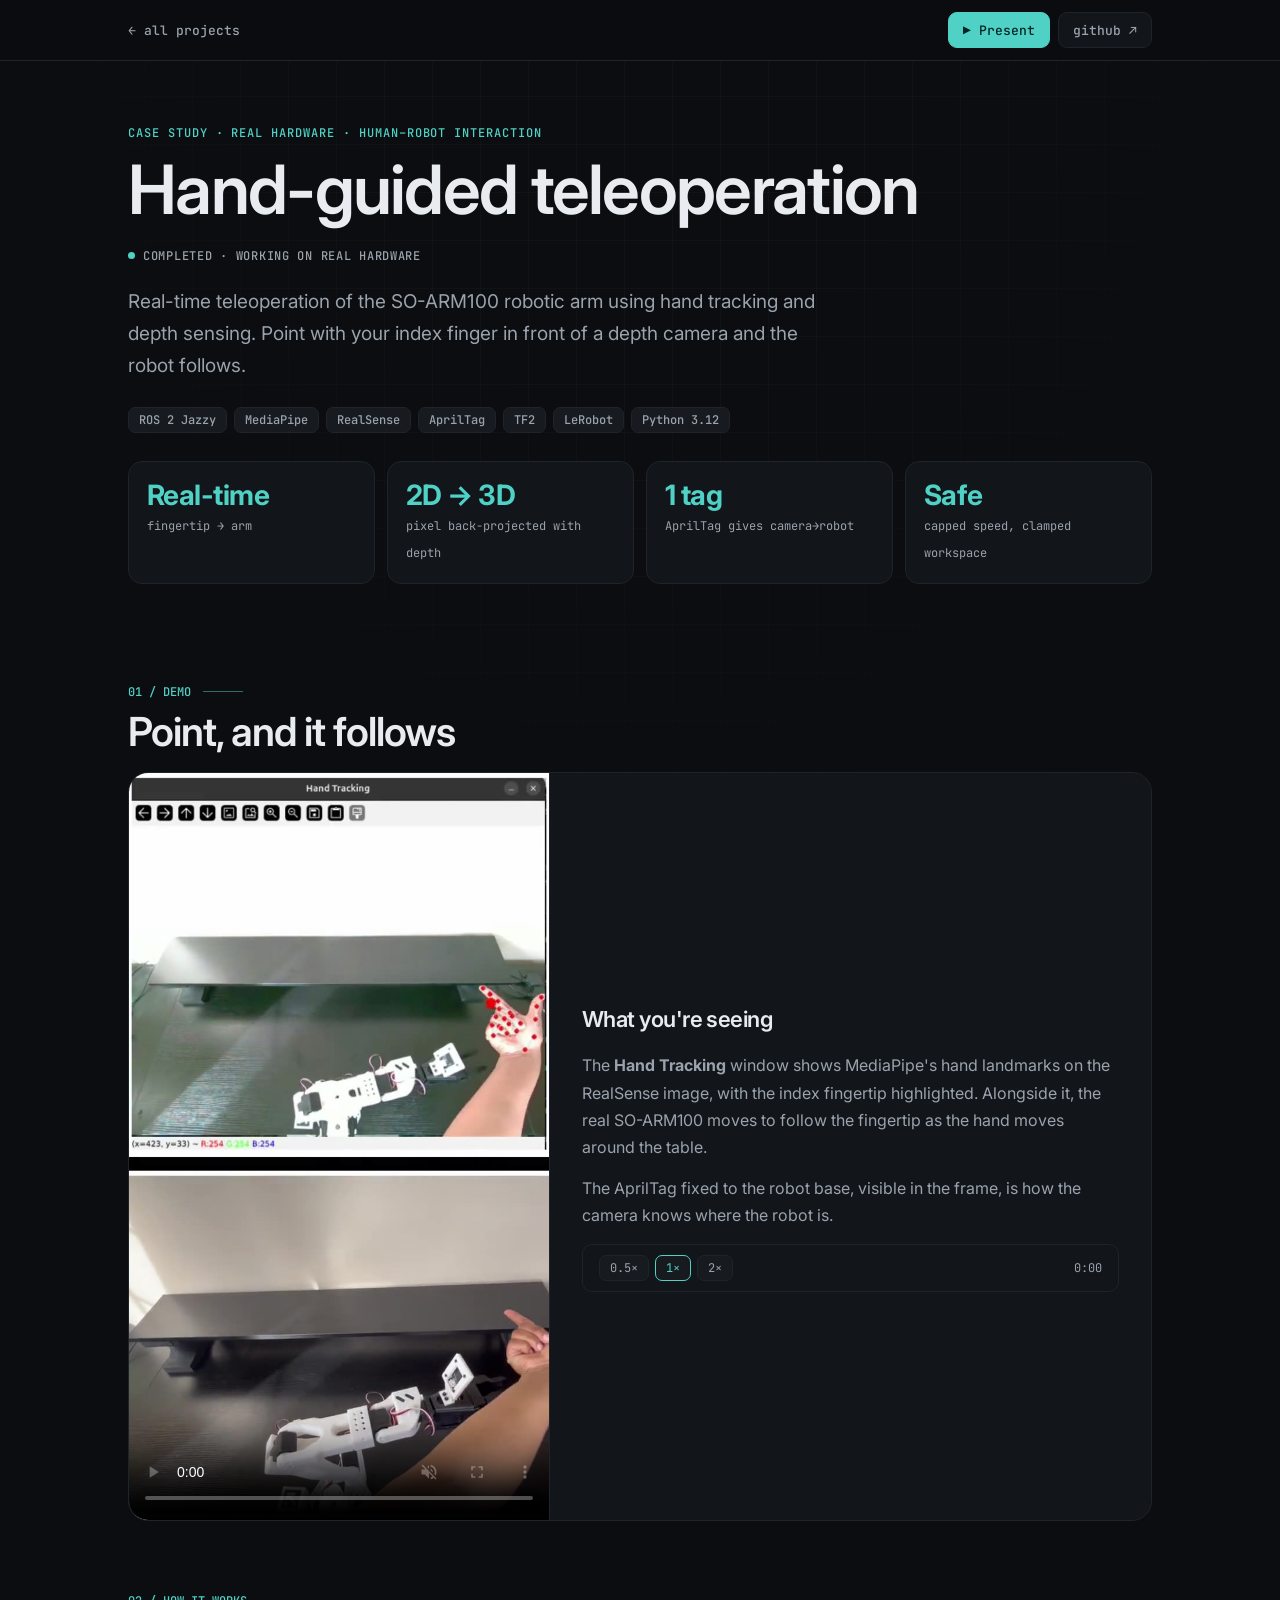
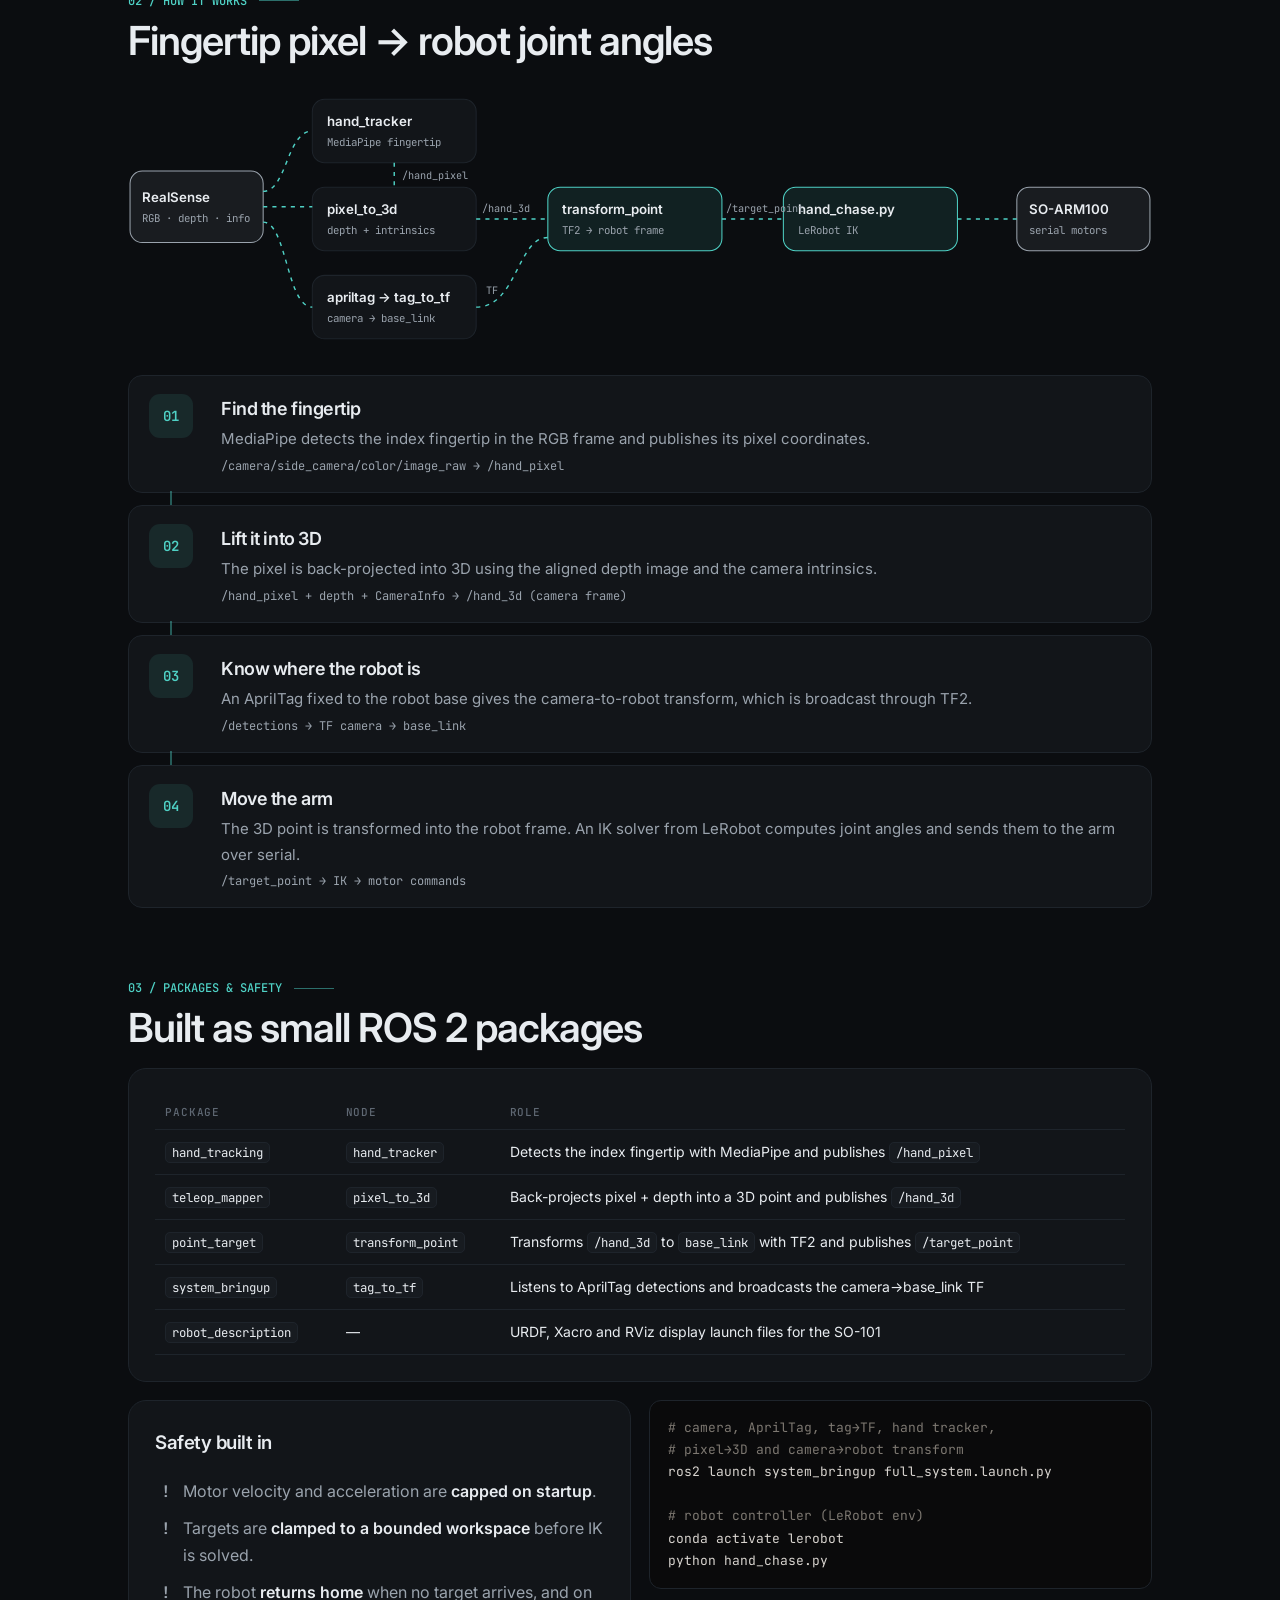
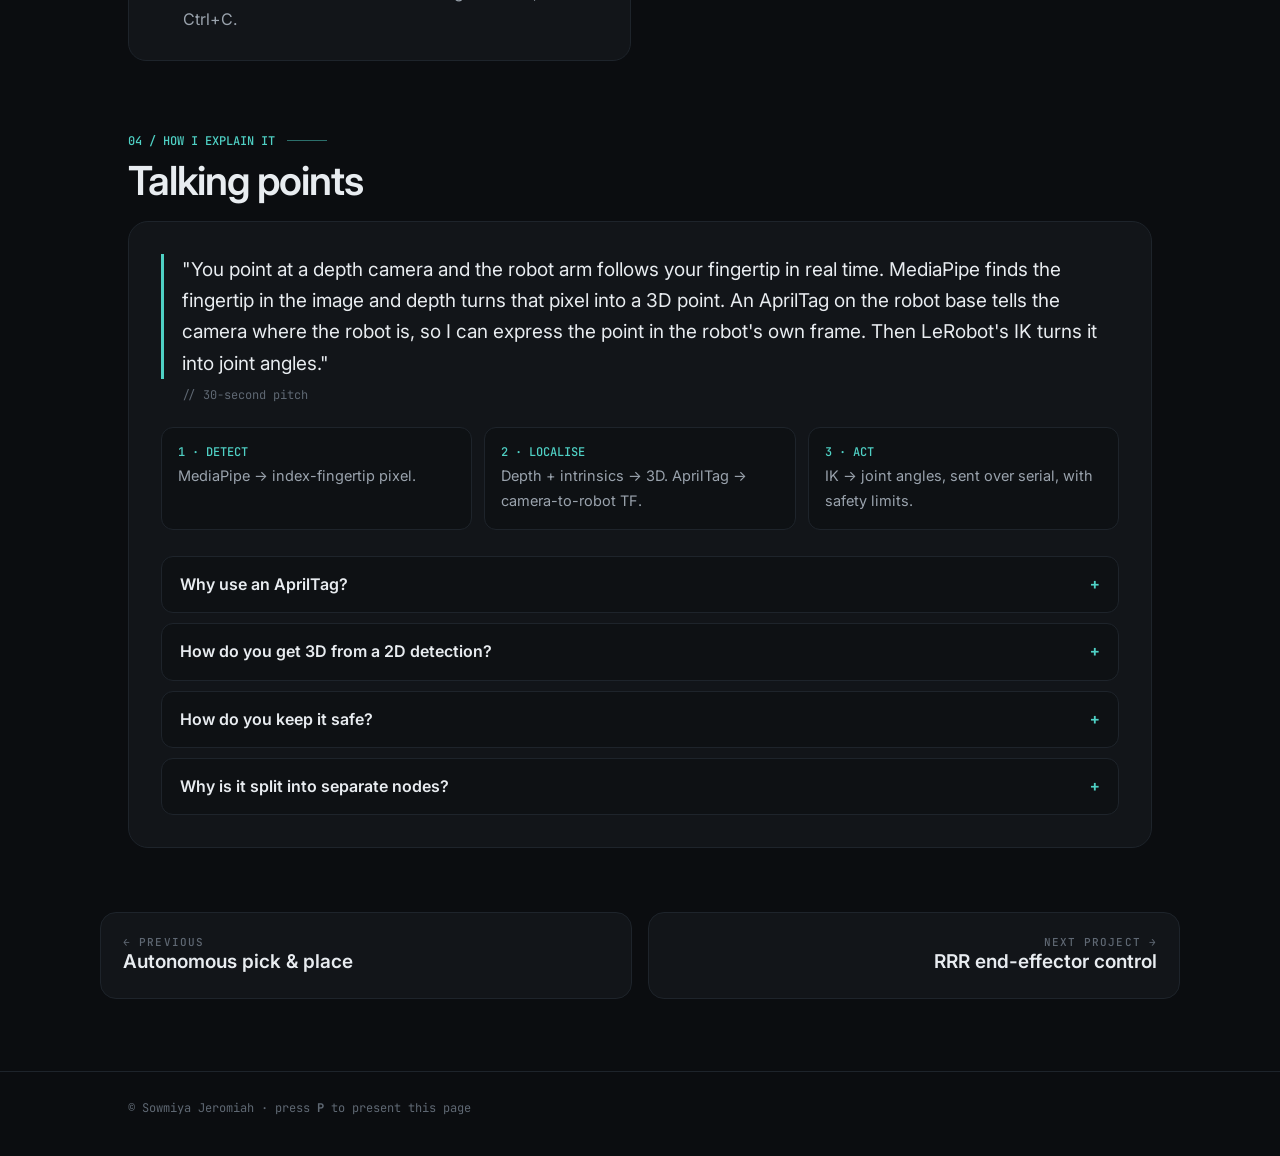
<file: lab/projects/hand-teleop.html>
<!doctype html>
<html lang="en">
<head>
<meta charset="utf-8">
<meta name="viewport" content="width=device-width, initial-scale=1">
<title>Hand-Guided Teleoperation — Sowmiya Jeromiah</title>
<meta name="description" content="Real-time teleoperation of an SO-ARM100 with hand tracking and depth sensing: MediaPipe, RealSense, AprilTag, TF2 and LeRobot IK.">
<link rel="preconnect" href="https://fonts.googleapis.com">
<link rel="preconnect" href="https://fonts.gstatic.com" crossorigin>
<link href="https://fonts.googleapis.com/css2?family=Inter:wght@400;500;600;700&family=JetBrains+Mono:wght@400;500&display=swap" rel="stylesheet">
<link rel="stylesheet" href="../assets/project.css">
</head>
<body>
<div id="progress"></div>
<nav>
  <div class="wrap">
    <a class="back" href="../index.html#work">← all projects</a>
    <div class="nav-r">
      <button class="pbtn hot" data-present title="Present this project as slides (P)">▶ <span class="lbl">Present</span></button>
      <a class="pbtn" href="https://github.com/sowmiah08/hand_based_manipulation" target="_blank" rel="noopener">github ↗</a>
    </div>
  </div>
</nav>

<main>
<header class="hero" data-slide>
  <div class="wrap">
    <div class="crumb">Case study · Real hardware · Human–robot interaction</div>
    <h1>Hand-guided teleoperation</h1>
    <p class="pstatus"><i></i>Completed · working on real hardware</p>
    <p class="tagline">Real-time teleoperation of the SO-ARM100 robotic arm using hand tracking and depth sensing. Point with your index finger in front of a depth camera and the robot follows.</p>
    <div class="tags"><span class="tag">ROS 2 Jazzy</span><span class="tag">MediaPipe</span><span class="tag">RealSense</span><span class="tag">AprilTag</span><span class="tag">TF2</span><span class="tag">LeRobot</span><span class="tag">Python 3.12</span></div>
    <div class="glance">
      <div><b>Real-time</b><span>fingertip → arm</span></div>
      <div><b>2D → 3D</b><span>pixel back-projected with depth</span></div>
      <div><b>1 tag</b><span>AprilTag gives camera→robot</span></div>
      <div><b>Safe</b><span>capped speed, clamped workspace</span></div>
    </div>
  </div>
</header>

<section class="s" data-slide>
  <div class="wrap">
    <div class="snum">01 / DEMO</div>
    <h2>Point, and it follows</h2>
    <div class="player portrait reveal">
      <video src="../../media/hand-teleop.mp4" poster="../../media/hand-teleop.jpg" autoplay muted loop playsinline controls preload="metadata"></video>
      <div class="side">
        <h3>What you're seeing</h3>
        <p>The <b>Hand Tracking</b> window shows MediaPipe's hand landmarks on the RealSense image, with the index fingertip highlighted. Alongside it, the real SO-ARM100 moves to follow the fingertip as the hand moves around the table.</p>
        <p>The AprilTag fixed to the robot base, visible in the frame, is how the camera knows where the robot is.</p>
        <div class="vbar" style="border:1px solid var(--border);border-radius:10px">
          <span class="speeds"><button data-speed="0.5">0.5×</button><button data-speed="1" class="on">1×</button><button data-speed="2">2×</button></span>
          <span class="tc">0:00</span>
        </div>
      </div>
    </div>
  </div>
</section>

<section class="s" data-slide>
  <div class="wrap">
    <div class="snum">02 / HOW IT WORKS</div>
    <h2>Fingertip pixel → robot joint angles</h2>
    <div class="diagram reveal">
      <svg viewBox="0 0 1000 250" role="img" aria-label="RealSense RGB to hand_tracker; depth and camera info to pixel_to_3d; AprilTag to tag_to_tf; transform_point to target_point; hand_chase IK to motors">
        <rect class="n hw" x="2" y="80" width="130" height="70" rx="12"/><text class="t1" x="14" y="110">RealSense</text><text class="t2" x="14" y="130">RGB · depth · info</text>
        <rect class="n" x="180" y="10" width="160" height="62" rx="12"/><text class="t1" x="194" y="36">hand_tracker</text><text class="t2" x="194" y="56">MediaPipe fingertip</text>
        <rect class="n" x="180" y="96" width="160" height="62" rx="12"/><text class="t1" x="194" y="122">pixel_to_3d</text><text class="t2" x="194" y="142">depth + intrinsics</text>
        <rect class="n" x="180" y="182" width="160" height="62" rx="12"/><text class="t1" x="194" y="208">apriltag → tag_to_tf</text><text class="t2" x="194" y="228">camera → base_link</text>
        <rect class="n hot" x="410" y="96" width="170" height="62" rx="12"/><text class="t1" x="424" y="122">transform_point</text><text class="t2" x="424" y="142">TF2 → robot frame</text>
        <rect class="n hot" x="640" y="96" width="170" height="62" rx="12"/><text class="t1" x="654" y="122">hand_chase.py</text><text class="t2" x="654" y="142">LeRobot IK</text>
        <rect class="n hw" x="868" y="96" width="130" height="62" rx="12"/><text class="t1" x="880" y="122">SO-ARM100</text><text class="t2" x="880" y="142">serial motors</text>
        <path class="e" d="M132 100 C155 100 155 41 180 41"/><path class="e" d="M132 115 H180"/><path class="e" d="M132 130 C155 130 155 213 180 213"/>
        <path class="e" d="M260 72 V96"/>
        <path class="e" d="M340 127 H410"/><path class="e" d="M340 213 C380 213 380 145 410 145"/>
        <path class="e" d="M580 127 H640"/><path class="e" d="M810 127 H868"/>
        <text class="el" x="268" y="88">/hand_pixel</text><text class="el" x="346" y="120">/hand_3d</text><text class="el" x="350" y="200">TF</text><text class="el" x="584" y="120">/target_point</text>
      </svg>
    </div>
    <div class="flow" style="margin-top:22px">
      <div class="st reveal"><div><h3>Find the fingertip</h3><p>MediaPipe detects the index fingertip in the RGB frame and publishes its pixel coordinates.</p><div class="io">/camera/side_camera/color/image_raw → /hand_pixel</div></div></div>
      <div class="st reveal"><div><h3>Lift it into 3D</h3><p>The pixel is back-projected into 3D using the aligned depth image and the camera intrinsics.</p><div class="io">/hand_pixel + depth + CameraInfo → /hand_3d (camera frame)</div></div></div>
      <div class="st reveal"><div><h3>Know where the robot is</h3><p>An AprilTag fixed to the robot base gives the camera-to-robot transform, which is broadcast through TF2.</p><div class="io">/detections → TF camera → base_link</div></div></div>
      <div class="st reveal"><div><h3>Move the arm</h3><p>The 3D point is transformed into the robot frame. An IK solver from LeRobot computes joint angles and sends them to the arm over serial.</p><div class="io">/target_point → IK → motor commands</div></div></div>
    </div>
  </div>
</section>

<section class="s" data-slide>
  <div class="wrap">
    <div class="snum">03 / PACKAGES &amp; SAFETY</div>
    <h2>Built as small ROS 2 packages</h2>
    <div class="card reveal tbl">
      <table>
        <thead><tr><th>Package</th><th>Node</th><th>Role</th></tr></thead>
        <tbody>
          <tr><td><code>hand_tracking</code></td><td><code>hand_tracker</code></td><td>Detects the index fingertip with MediaPipe and publishes <code>/hand_pixel</code></td></tr>
          <tr><td><code>teleop_mapper</code></td><td><code>pixel_to_3d</code></td><td>Back-projects pixel + depth into a 3D point and publishes <code>/hand_3d</code></td></tr>
          <tr><td><code>point_target</code></td><td><code>transform_point</code></td><td>Transforms <code>/hand_3d</code> to <code>base_link</code> with TF2 and publishes <code>/target_point</code></td></tr>
          <tr><td><code>system_bringup</code></td><td><code>tag_to_tf</code></td><td>Listens to AprilTag detections and broadcasts the camera→base_link TF</td></tr>
          <tr><td><code>robot_description</code></td><td>—</td><td>URDF, Xacro and RViz display launch files for the SO-101</td></tr>
        </tbody>
      </table>
    </div>
    <div class="two" style="margin-top:18px">
      <div class="card reveal"><h3 style="margin-top:0">Safety built in</h3><ul class="ck warn">
        <li>Motor velocity and acceleration are <b>capped on startup</b>.</li>
        <li>Targets are <b>clamped to a bounded workspace</b> before IK is solved.</li>
        <li>The robot <b>returns home</b> when no target arrives, and on Ctrl+C.</li></ul></div>
      <div class="reveal">
<pre><span class="c"># camera, AprilTag, tag→TF, hand tracker,</span>
<span class="c"># pixel→3D and camera→robot transform</span>
ros2 launch system_bringup full_system.launch.py

<span class="c"># robot controller (LeRobot env)</span>
conda activate lerobot
python hand_chase.py</pre>
      </div>
    </div>
  </div>
</section>

<section class="s" data-slide>
  <div class="wrap">
    <div class="snum">04 / HOW I EXPLAIN IT</div>
    <h2>Talking points</h2>
    <div class="explain reveal">
      <p class="pitch">"You point at a depth camera and the robot arm follows your fingertip in real time. MediaPipe finds the fingertip in the image and depth turns that pixel into a 3D point. An AprilTag on the robot base tells the camera where the robot is, so I can express the point in the robot's own frame. Then LeRobot's IK turns it into joint angles."</p>
      <p class="pitch-note">// 30-second pitch</p>
      <div class="beats">
        <div><b>1 · DETECT</b><p>MediaPipe → index-fingertip pixel.</p></div>
        <div><b>2 · LOCALISE</b><p>Depth + intrinsics → 3D. AprilTag → camera-to-robot TF.</p></div>
        <div><b>3 · ACT</b><p>IK → joint angles, sent over serial, with safety limits.</p></div>
      </div>
      <details><summary>Why use an AprilTag?</summary><p>The camera sees the hand in its own frame, but the robot needs targets in <code>base_link</code>. A tag fixed to the robot base gives that camera-to-robot transform directly from the image, with no manual extrinsic measurement, and TF2 then handles the conversion.</p></details>
      <details><summary>How do you get 3D from a 2D detection?</summary><p>I read the aligned depth at the fingertip pixel and back-project it with the camera intrinsics from <code>CameraInfo</code>, using the pinhole model. That gives a 3D point in the camera frame.</p></details>
      <details><summary>How do you keep it safe?</summary><p>Velocity and acceleration are capped at startup, targets are clamped to a bounded workspace before IK, and the arm goes home when it loses the target or on Ctrl+C.</p></details>
      <details><summary>Why is it split into separate nodes?</summary><p>Each stage (detect, back-project, transform, control) can be tested and swapped on its own over standard topics. For example, MediaPipe could be replaced with a different hand tracker without touching the control code.</p></details>
    </div>
  </div>
</section>
</main>

<div class="wrap next">
  <a href="pick-and-place.html"><small>← previous</small><span>Autonomous pick &amp; place</span></a>
  <a class="r" href="rrr-control.html"><small>next project →</small><span>RRR end-effector control</span></a>
</div>
<footer><div class="wrap">© Sowmiya Jeromiah · press <b>P</b> to present this page</div></footer>
<script src="../assets/project.js"></script>
</body>
</html>
</file>
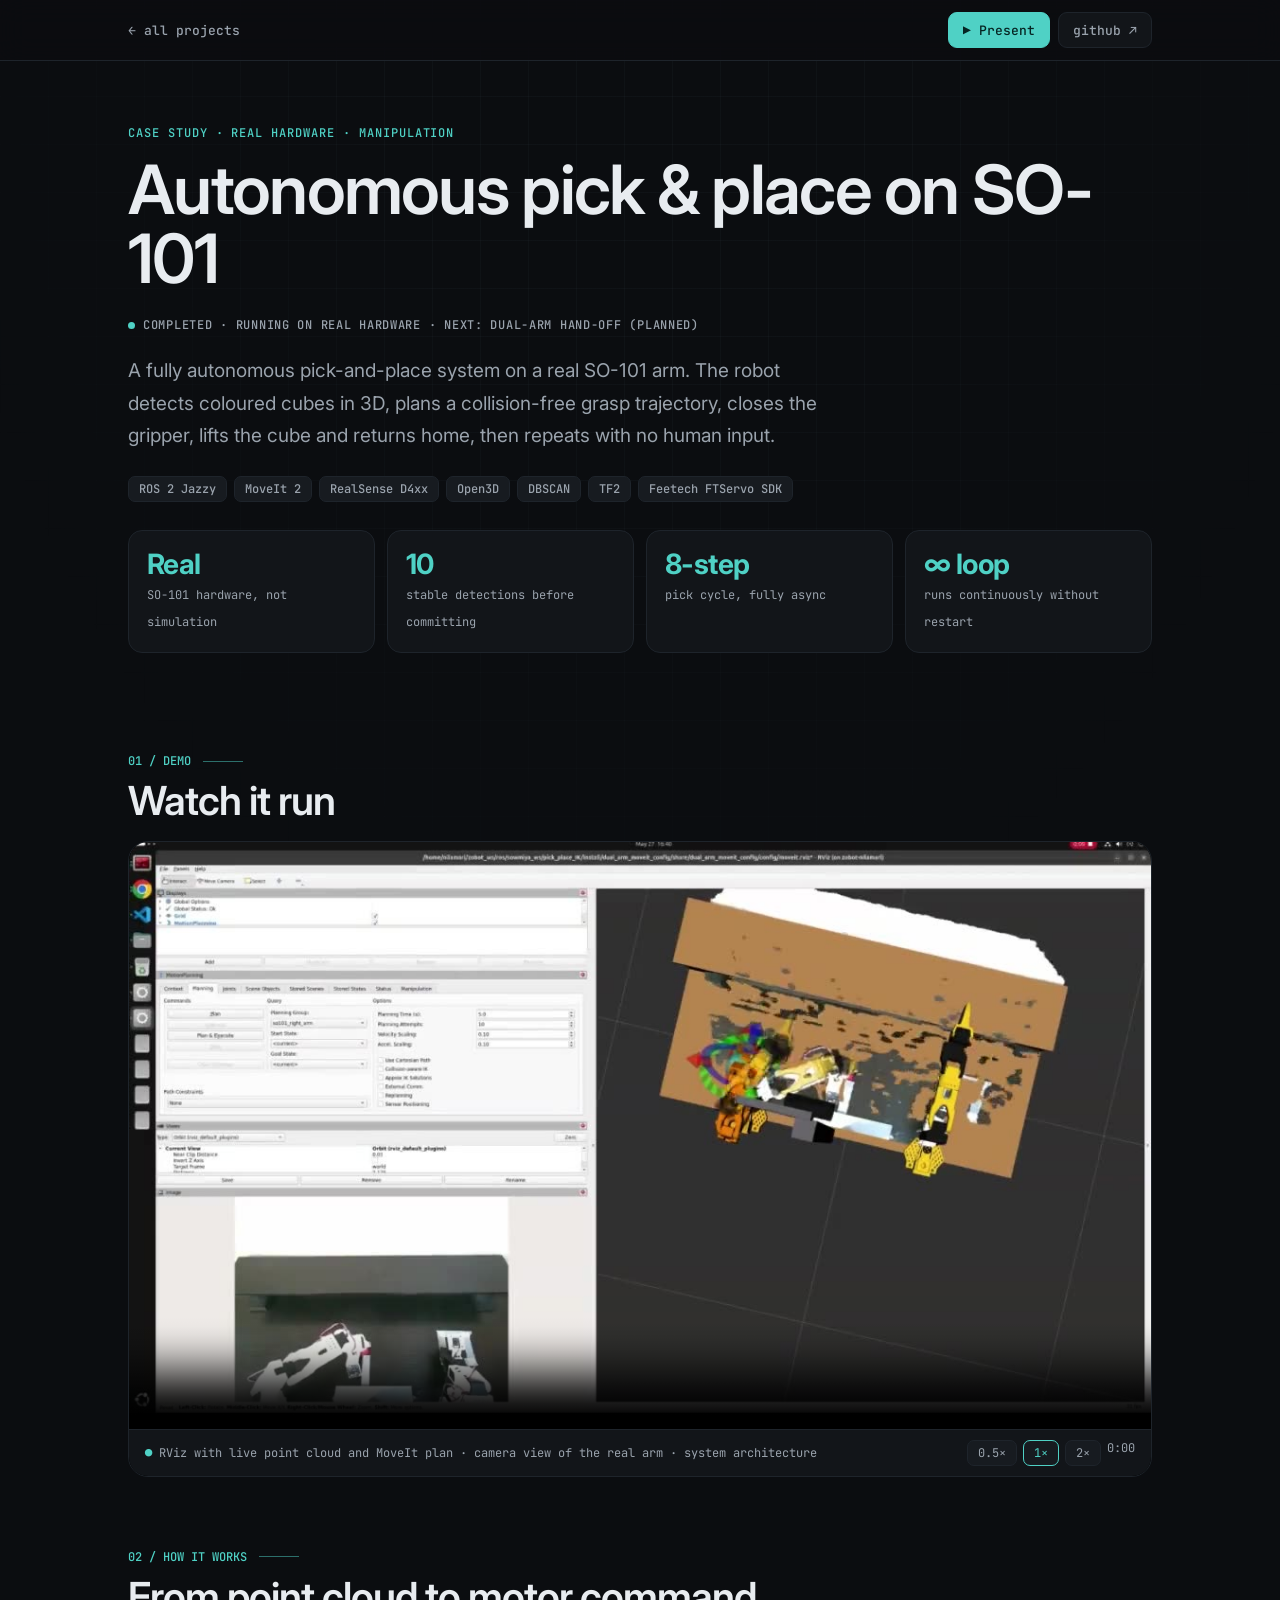
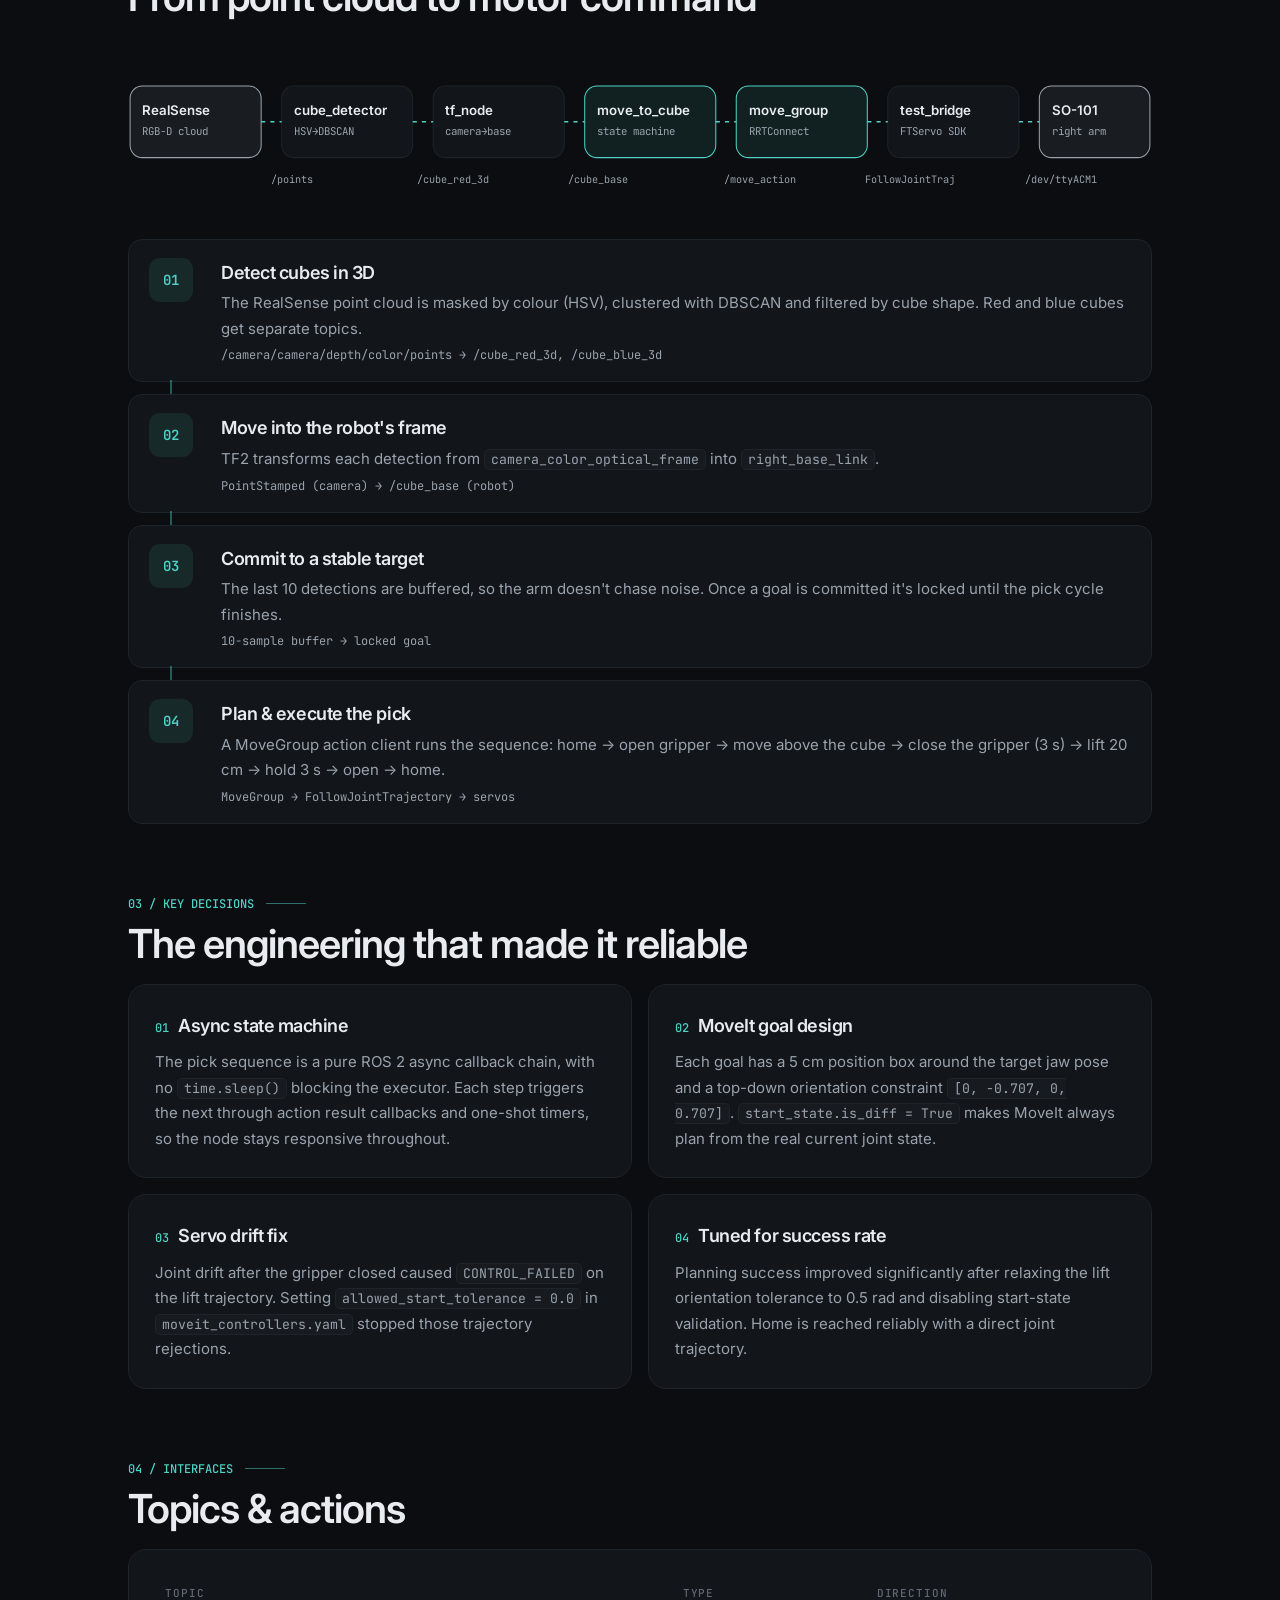
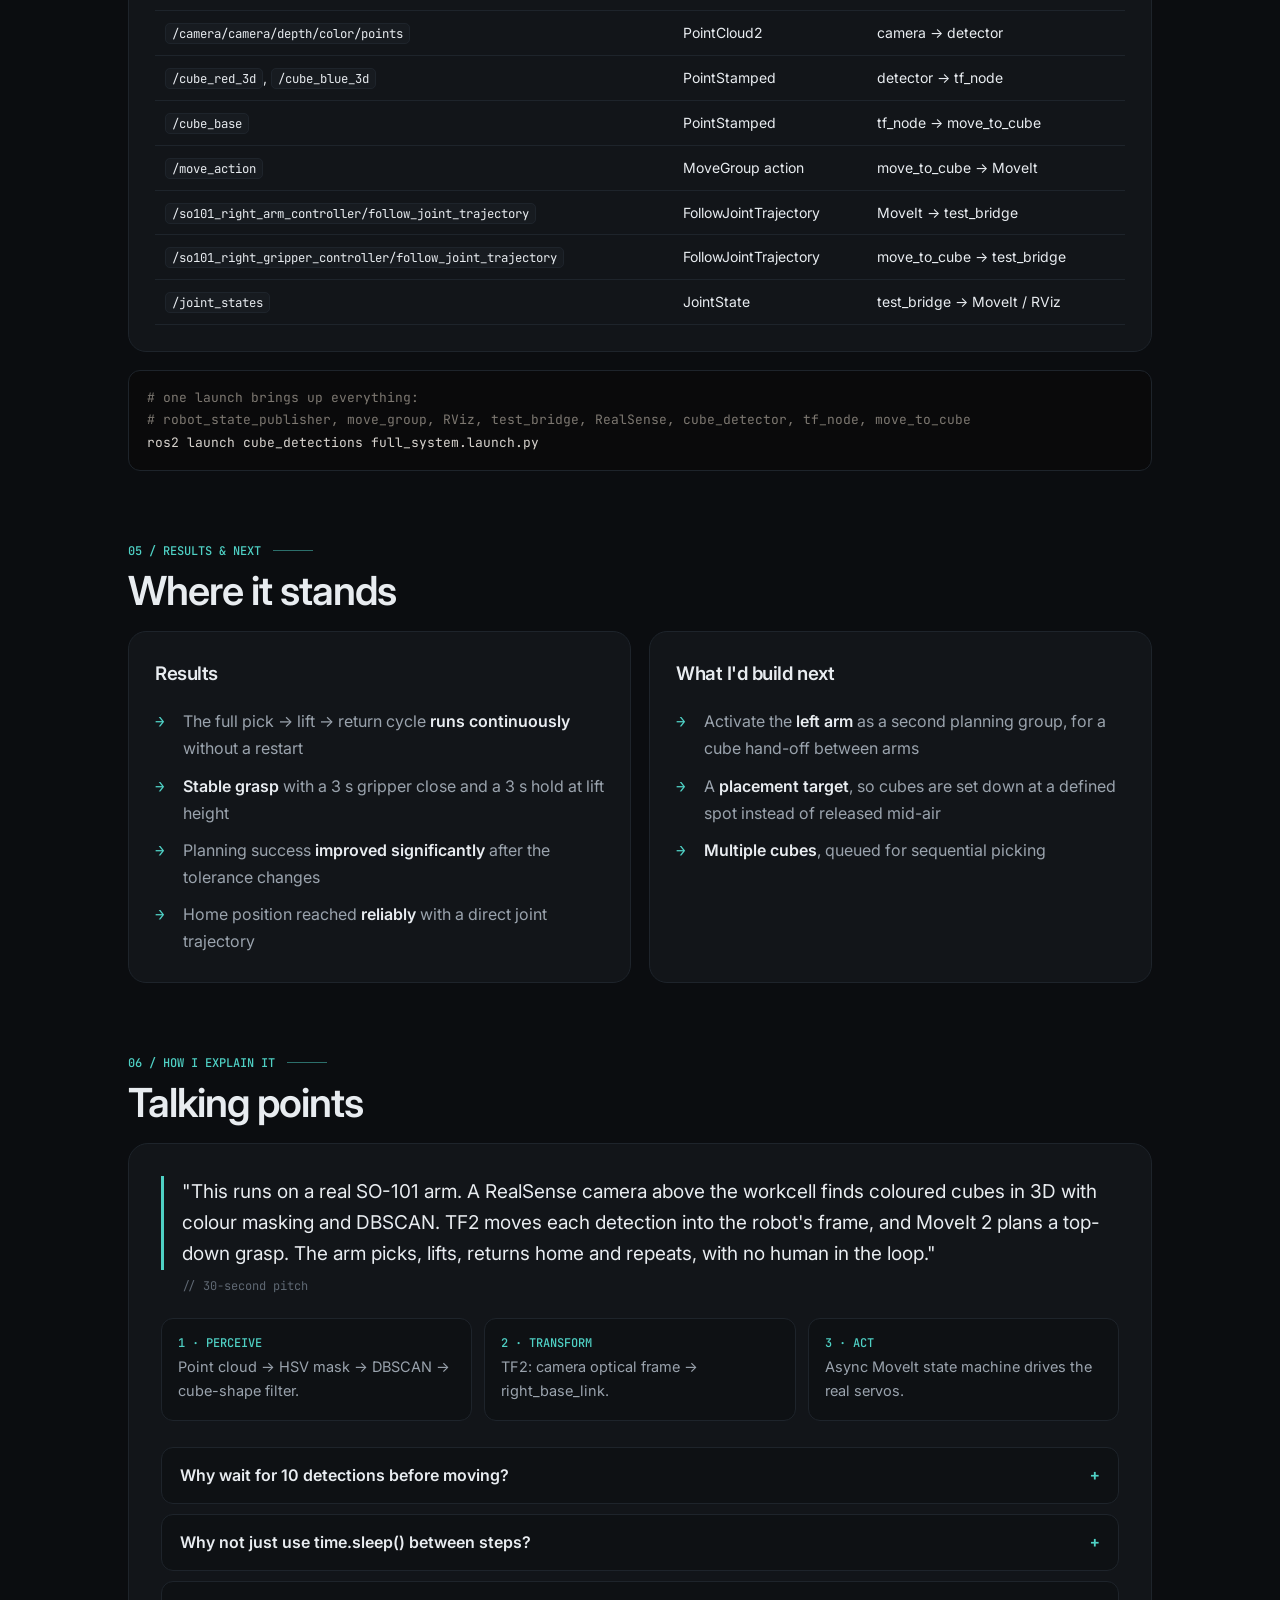
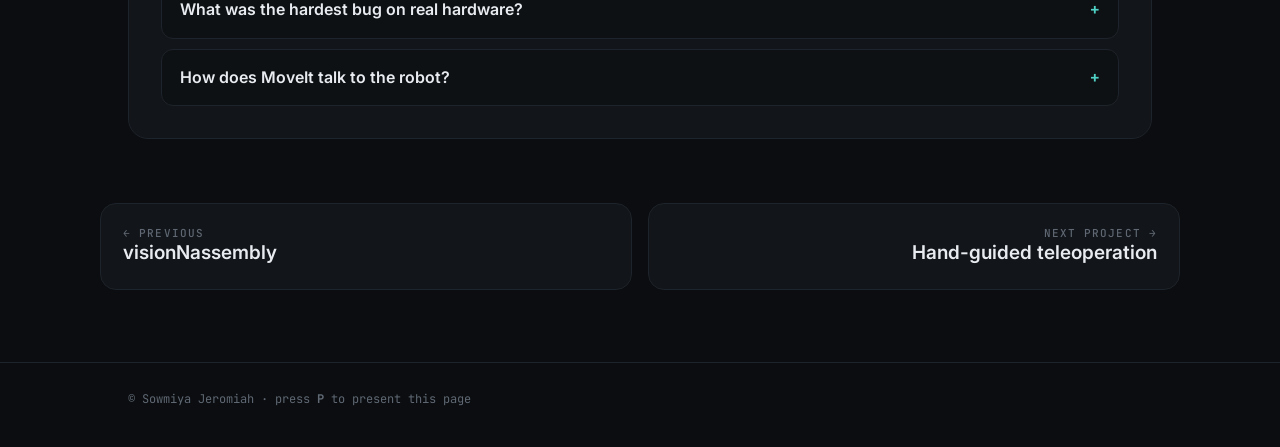
<file: lab/projects/pick-and-place.html>
<!doctype html>
<html lang="en">
<head>
<meta charset="utf-8">
<meta name="viewport" content="width=device-width, initial-scale=1">
<title>Autonomous Pick &amp; Place — Sowmiya Jeromiah</title>
<meta name="description" content="Autonomous pick-and-place on a real SO-101 arm, with RealSense point-cloud perception, TF2 and MoveIt 2.">
<link rel="preconnect" href="https://fonts.googleapis.com">
<link rel="preconnect" href="https://fonts.gstatic.com" crossorigin>
<link href="https://fonts.googleapis.com/css2?family=Inter:wght@400;500;600;700&family=JetBrains+Mono:wght@400;500&display=swap" rel="stylesheet">
<link rel="stylesheet" href="../assets/project.css">
</head>
<body>
<div id="progress"></div>
<nav>
  <div class="wrap">
    <a class="back" href="../index.html#work">← all projects</a>
    <div class="nav-r">
      <button class="pbtn hot" data-present title="Present this project as slides (P)">▶ <span class="lbl">Present</span></button>
      <a class="pbtn" href="https://github.com/sowmiah08/precision_pick_and_place_with_inverse_kinematics" target="_blank" rel="noopener">github ↗</a>
    </div>
  </div>
</nav>

<main>
<header class="hero" data-slide>
  <div class="wrap">
    <div class="crumb">Case study · Real hardware · Manipulation</div>
    <h1>Autonomous pick &amp; place on SO-101</h1>
    <p class="pstatus"><i></i>Completed · running on real hardware · next: dual-arm hand-off (planned)</p>
    <p class="tagline">A fully autonomous pick-and-place system on a real SO-101 arm. The robot detects coloured cubes in 3D, plans a collision-free grasp trajectory, closes the gripper, lifts the cube and returns home, then repeats with no human input.</p>
    <div class="tags"><span class="tag">ROS 2 Jazzy</span><span class="tag">MoveIt 2</span><span class="tag">RealSense D4xx</span><span class="tag">Open3D</span><span class="tag">DBSCAN</span><span class="tag">TF2</span><span class="tag">Feetech FTServo SDK</span></div>
    <div class="glance">
      <div><b>Real</b><span>SO-101 hardware, not simulation</span></div>
      <div><b>10</b><span>stable detections before committing</span></div>
      <div><b>8-step</b><span>pick cycle, fully async</span></div>
      <div><b>∞ loop</b><span>runs continuously without restart</span></div>
    </div>
  </div>
</header>

<section class="s" data-slide>
  <div class="wrap">
    <div class="snum">01 / DEMO</div>
    <h2>Watch it run</h2>
    <div class="player reveal">
      <video src="../../media/pick-and-place.mp4" poster="../../media/pick-and-place.jpg" autoplay muted loop playsinline controls preload="metadata"></video>
      <div class="vbar">
        <span><span class="rec">●</span> RViz with live point cloud and MoveIt plan · camera view of the real arm · system architecture</span>
        <span class="speeds"><button data-speed="0.5">0.5×</button><button data-speed="1" class="on">1×</button><button data-speed="2">2×</button> <span class="tc">0:00</span></span>
      </div>
    </div>
  </div>
</section>

<section class="s" data-slide>
  <div class="wrap">
    <div class="snum">02 / HOW IT WORKS</div>
    <h2>From point cloud to motor command</h2>
    <div class="diagram reveal">
      <svg viewBox="0 0 1000 160" role="img" aria-label="RealSense to cube_detector to tf_node to move_to_cube to MoveIt move_group to test_bridge to SO-101 arm">
        <rect class="n hw" x="2" y="40" width="128" height="70" rx="12"/><text class="t1" x="14" y="68">RealSense</text><text class="t2" x="14" y="88">RGB-D cloud</text>
        <rect class="n" x="150" y="40" width="128" height="70" rx="12"/><text class="t1" x="162" y="68">cube_detector</text><text class="t2" x="162" y="88">HSV→DBSCAN</text>
        <rect class="n" x="298" y="40" width="128" height="70" rx="12"/><text class="t1" x="310" y="68">tf_node</text><text class="t2" x="310" y="88">camera→base</text>
        <rect class="n hot" x="446" y="40" width="128" height="70" rx="12"/><text class="t1" x="458" y="68">move_to_cube</text><text class="t2" x="458" y="88">state machine</text>
        <rect class="n hot" x="594" y="40" width="128" height="70" rx="12"/><text class="t1" x="606" y="68">move_group</text><text class="t2" x="606" y="88">RRTConnect</text>
        <rect class="n" x="742" y="40" width="128" height="70" rx="12"/><text class="t1" x="754" y="68">test_bridge</text><text class="t2" x="754" y="88">FTServo SDK</text>
        <rect class="n hw" x="890" y="40" width="108" height="70" rx="12"/><text class="t1" x="902" y="68">SO-101</text><text class="t2" x="902" y="88">right arm</text>
        <path class="e" d="M130 75 H150"/><path class="e" d="M278 75 H298"/><path class="e" d="M426 75 H446"/><path class="e" d="M574 75 H594"/><path class="e" d="M722 75 H742"/><path class="e" d="M870 75 H890"/>
        <text class="el" x="140" y="135">/points</text><text class="el" x="282" y="135">/cube_red_3d</text><text class="el" x="430" y="135">/cube_base</text><text class="el" x="582" y="135">/move_action</text><text class="el" x="720" y="135">FollowJointTraj</text><text class="el" x="876" y="135">/dev/ttyACM1</text>
      </svg>
    </div>
    <div class="flow" style="margin-top:22px">
      <div class="st reveal"><div><h3>Detect cubes in 3D</h3><p>The RealSense point cloud is masked by colour (HSV), clustered with DBSCAN and filtered by cube shape. Red and blue cubes get separate topics.</p><div class="io">/camera/camera/depth/color/points → /cube_red_3d, /cube_blue_3d</div></div></div>
      <div class="st reveal"><div><h3>Move into the robot's frame</h3><p>TF2 transforms each detection from <code>camera_color_optical_frame</code> into <code>right_base_link</code>.</p><div class="io">PointStamped (camera) → /cube_base (robot)</div></div></div>
      <div class="st reveal"><div><h3>Commit to a stable target</h3><p>The last 10 detections are buffered, so the arm doesn't chase noise. Once a goal is committed it's locked until the pick cycle finishes.</p><div class="io">10-sample buffer → locked goal</div></div></div>
      <div class="st reveal"><div><h3>Plan &amp; execute the pick</h3><p>A MoveGroup action client runs the sequence: home → open gripper → move above the cube → close the gripper (3 s) → lift 20 cm → hold 3 s → open → home.</p><div class="io">MoveGroup → FollowJointTrajectory → servos</div></div></div>
    </div>
  </div>
</section>

<section class="s" data-slide>
  <div class="wrap">
    <div class="snum">03 / KEY DECISIONS</div>
    <h2>The engineering that made it reliable</h2>
    <div class="dec">
      <div class="card reveal"><h3><i>01</i>Async state machine</h3><p>The pick sequence is a pure ROS 2 async callback chain, with no <code>time.sleep()</code> blocking the executor. Each step triggers the next through action result callbacks and one-shot timers, so the node stays responsive throughout.</p></div>
      <div class="card reveal"><h3><i>02</i>MoveIt goal design</h3><p>Each goal has a 5 cm position box around the target jaw pose and a top-down orientation constraint <code>[0, -0.707, 0, 0.707]</code>. <code>start_state.is_diff = True</code> makes MoveIt always plan from the real current joint state.</p></div>
      <div class="card reveal"><h3><i>03</i>Servo drift fix</h3><p>Joint drift after the gripper closed caused <code>CONTROL_FAILED</code> on the lift trajectory. Setting <code>allowed_start_tolerance = 0.0</code> in <code>moveit_controllers.yaml</code> stopped those trajectory rejections.</p></div>
      <div class="card reveal"><h3><i>04</i>Tuned for success rate</h3><p>Planning success improved significantly after relaxing the lift orientation tolerance to 0.5 rad and disabling start-state validation. Home is reached reliably with a direct joint trajectory.</p></div>
    </div>
  </div>
</section>

<section class="s" data-slide>
  <div class="wrap">
    <div class="snum">04 / INTERFACES</div>
    <h2>Topics &amp; actions</h2>
    <div class="card reveal tbl">
      <table>
        <thead><tr><th>Topic</th><th>Type</th><th>Direction</th></tr></thead>
        <tbody>
          <tr><td><code>/camera/camera/depth/color/points</code></td><td>PointCloud2</td><td>camera → detector</td></tr>
          <tr><td><code>/cube_red_3d</code>, <code>/cube_blue_3d</code></td><td>PointStamped</td><td>detector → tf_node</td></tr>
          <tr><td><code>/cube_base</code></td><td>PointStamped</td><td>tf_node → move_to_cube</td></tr>
          <tr><td><code>/move_action</code></td><td>MoveGroup action</td><td>move_to_cube → MoveIt</td></tr>
          <tr><td><code>/so101_right_arm_controller/follow_joint_trajectory</code></td><td>FollowJointTrajectory</td><td>MoveIt → test_bridge</td></tr>
          <tr><td><code>/so101_right_gripper_controller/follow_joint_trajectory</code></td><td>FollowJointTrajectory</td><td>move_to_cube → test_bridge</td></tr>
          <tr><td><code>/joint_states</code></td><td>JointState</td><td>test_bridge → MoveIt / RViz</td></tr>
        </tbody>
      </table>
    </div>
<pre class="reveal" style="margin-top:18px"><span class="c"># one launch brings up everything:</span>
<span class="c"># robot_state_publisher, move_group, RViz, test_bridge, RealSense, cube_detector, tf_node, move_to_cube</span>
ros2 launch cube_detections full_system.launch.py</pre>
  </div>
</section>

<section class="s" data-slide>
  <div class="wrap">
    <div class="snum">05 / RESULTS &amp; NEXT</div>
    <h2>Where it stands</h2>
    <div class="two">
      <div class="card reveal"><h3 style="margin-top:0">Results</h3><ul class="ck">
        <li>The full pick → lift → return cycle <b>runs continuously</b> without a restart</li>
        <li><b>Stable grasp</b> with a 3 s gripper close and a 3 s hold at lift height</li>
        <li>Planning success <b>improved significantly</b> after the tolerance changes</li>
        <li>Home position reached <b>reliably</b> with a direct joint trajectory</li></ul></div>
      <div class="card reveal"><h3 style="margin-top:0">What I'd build next</h3><ul class="ck">
        <li>Activate the <b>left arm</b> as a second planning group, for a cube hand-off between arms</li>
        <li>A <b>placement target</b>, so cubes are set down at a defined spot instead of released mid-air</li>
        <li><b>Multiple cubes</b>, queued for sequential picking</li></ul></div>
    </div>
  </div>
</section>

<section class="s" data-slide>
  <div class="wrap">
    <div class="snum">06 / HOW I EXPLAIN IT</div>
    <h2>Talking points</h2>
    <div class="explain reveal">
      <p class="pitch">"This runs on a real SO-101 arm. A RealSense camera above the workcell finds coloured cubes in 3D with colour masking and DBSCAN. TF2 moves each detection into the robot's frame, and MoveIt 2 plans a top-down grasp. The arm picks, lifts, returns home and repeats, with no human in the loop."</p>
      <p class="pitch-note">// 30-second pitch</p>
      <div class="beats">
        <div><b>1 · PERCEIVE</b><p>Point cloud → HSV mask → DBSCAN → cube-shape filter.</p></div>
        <div><b>2 · TRANSFORM</b><p>TF2: camera optical frame → right_base_link.</p></div>
        <div><b>3 · ACT</b><p>Async MoveIt state machine drives the real servos.</p></div>
      </div>
      <details><summary>Why wait for 10 detections before moving?</summary><p>A single point-cloud detection is noisy. If the arm followed every update it would chase noise mid-motion. Buffering 10 stable detections, then locking the goal for the whole cycle, makes the motion decisive and repeatable.</p></details>
      <details><summary>Why not just use time.sleep() between steps?</summary><p>Sleeping blocks the ROS 2 executor, so callbacks such as joint states and action results stop being processed. I chained the steps with action result callbacks and one-shot timers, so the node stays responsive the whole time.</p></details>
      <details><summary>What was the hardest bug on real hardware?</summary><p>After the gripper closed, the servos drifted slightly, so MoveIt rejected the lift trajectory with <code>CONTROL_FAILED</code>: the start state didn't match. Setting <code>allowed_start_tolerance = 0.0</code> and planning from the real current state (<code>is_diff = True</code>) fixed it.</p></details>
      <details><summary>How does MoveIt talk to the robot?</summary><p>MoveIt sends FollowJointTrajectory goals to <code>test_bridge</code>, which drives the Feetech servos over USB serial with the FTServo Python SDK and publishes <code>/joint_states</code> back.</p></details>
    </div>
  </div>
</section>
</main>

<div class="wrap next">
  <a href="visionnassembly.html"><small>← previous</small><span>visionNassembly</span></a>
  <a class="r" href="hand-teleop.html"><small>next project →</small><span>Hand-guided teleoperation</span></a>
</div>
<footer><div class="wrap">© Sowmiya Jeromiah · press <b>P</b> to present this page</div></footer>
<script src="../assets/project.js"></script>
</body>
</html>
</file>
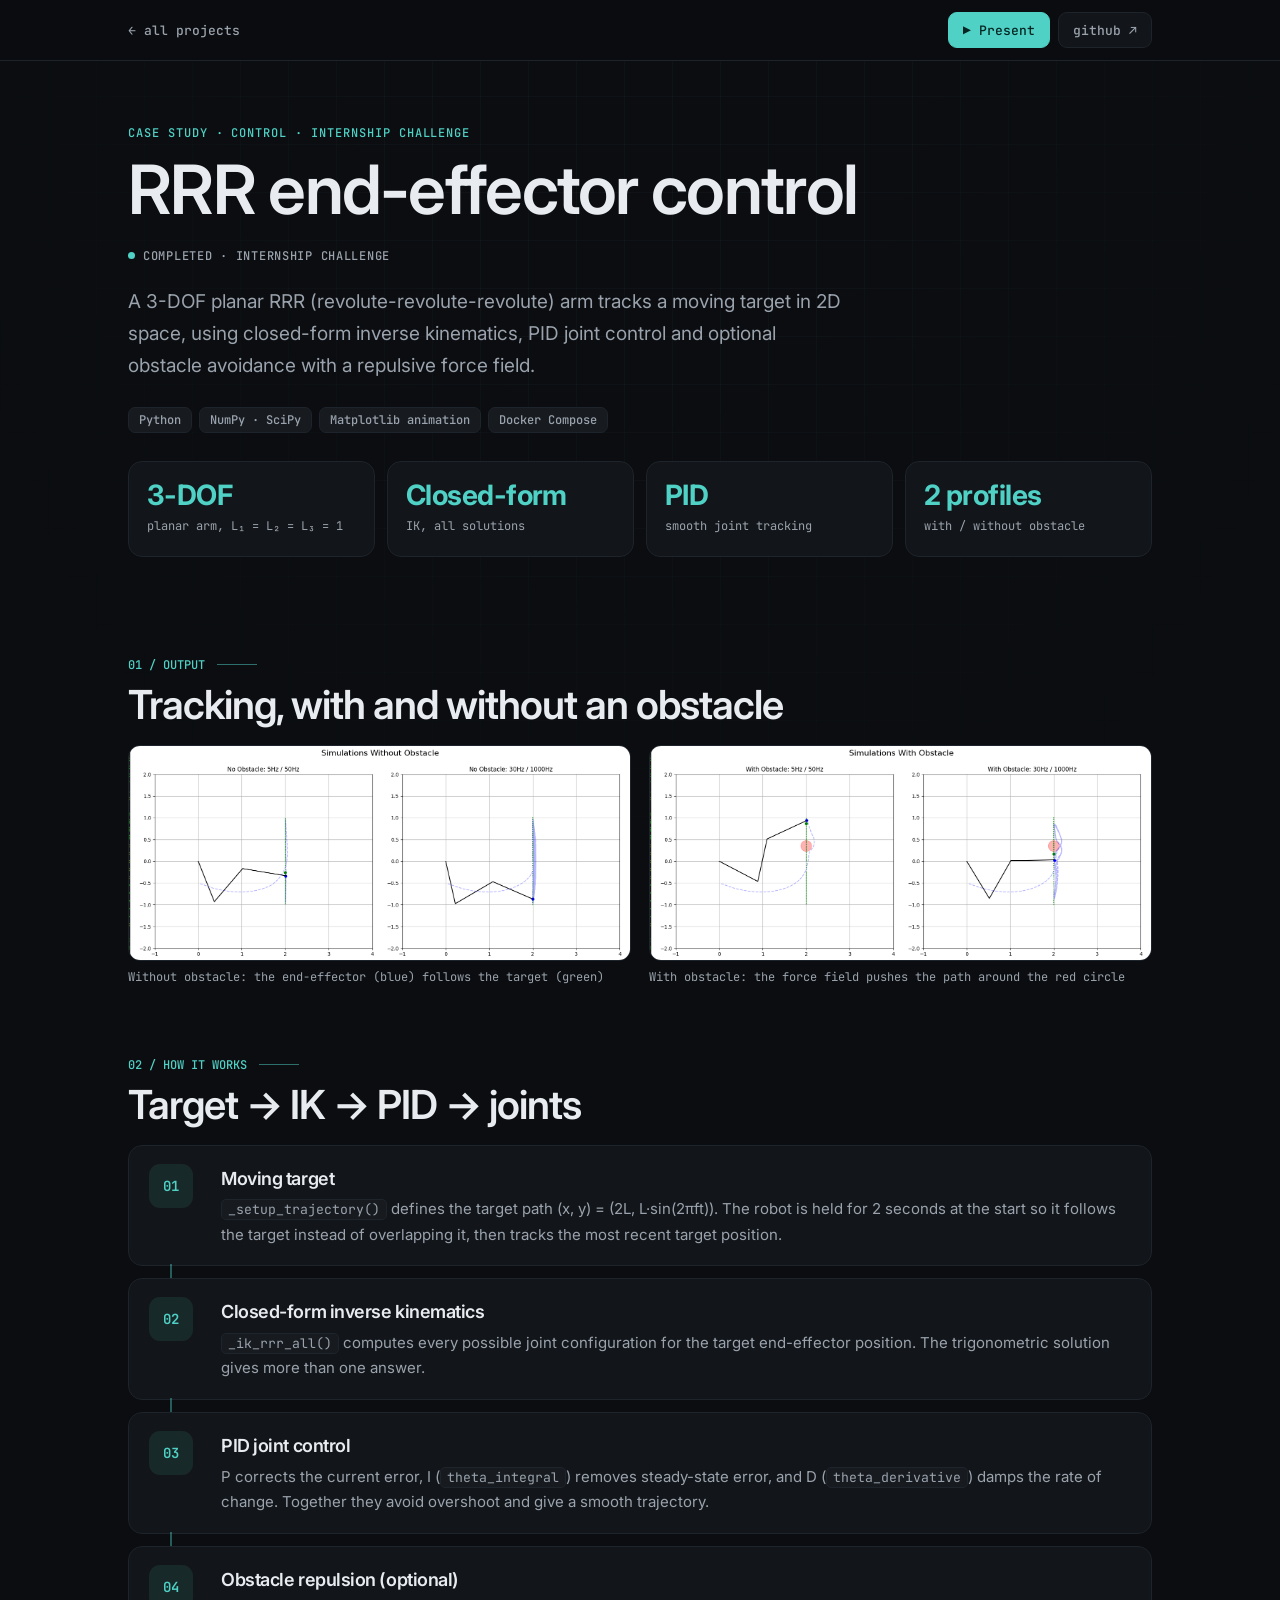
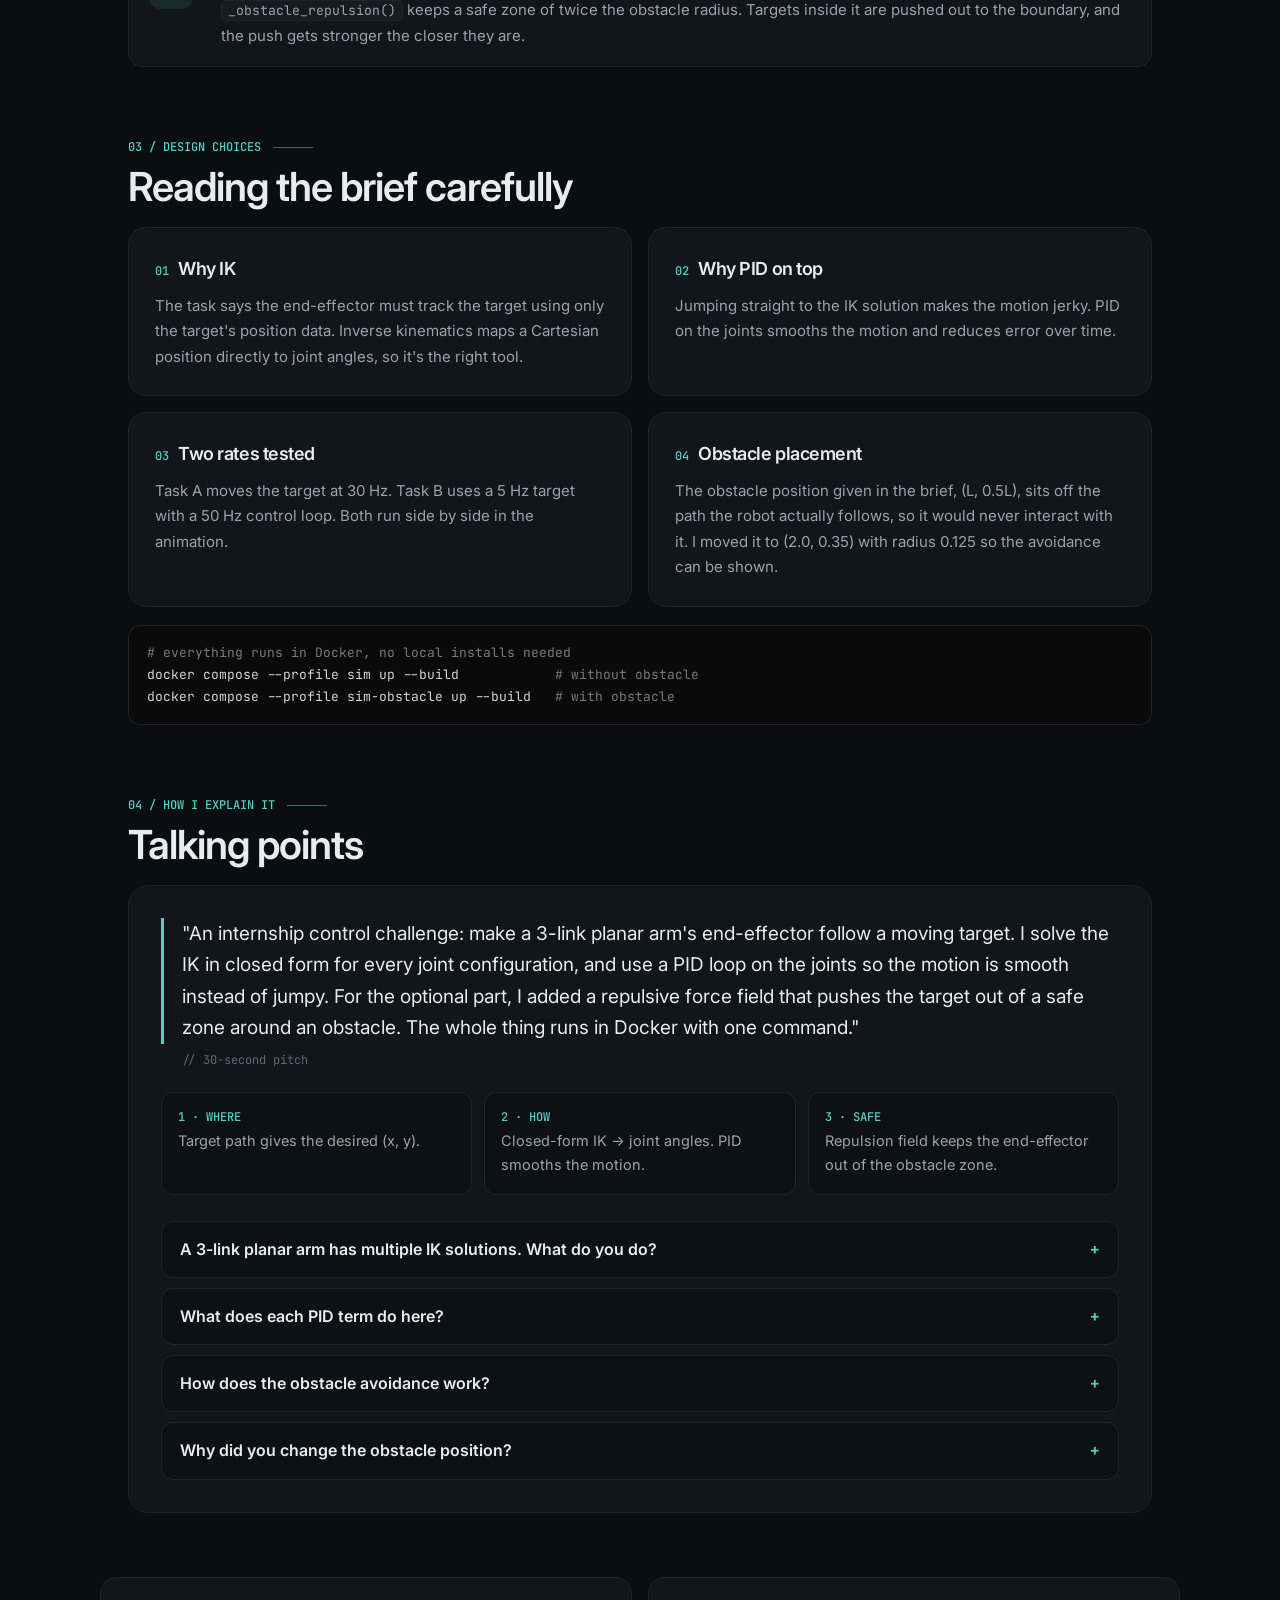
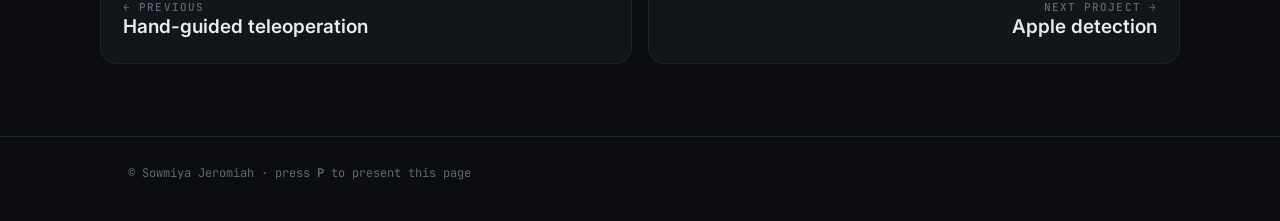
<file: lab/projects/rrr-control.html>
<!doctype html>
<html lang="en">
<head>
<meta charset="utf-8">
<meta name="viewport" content="width=device-width, initial-scale=1">
<title>RRR End-Effector Control — Sowmiya Jeromiah</title>
<meta name="description" content="A 3-DOF planar RRR arm tracking a moving target with closed-form inverse kinematics, PID control and potential-field obstacle avoidance.">
<link rel="preconnect" href="https://fonts.googleapis.com">
<link rel="preconnect" href="https://fonts.gstatic.com" crossorigin>
<link href="https://fonts.googleapis.com/css2?family=Inter:wght@400;500;600;700&family=JetBrains+Mono:wght@400;500&display=swap" rel="stylesheet">
<link rel="stylesheet" href="../assets/project.css">
</head>
<body>
<div id="progress"></div>
<nav>
  <div class="wrap">
    <a class="back" href="../index.html#work">← all projects</a>
    <div class="nav-r">
      <button class="pbtn hot" data-present title="Present this project as slides (P)">▶ <span class="lbl">Present</span></button>
      <a class="pbtn" href="https://github.com/sowmiah08/Robot_EndEffector_Control" target="_blank" rel="noopener">github ↗</a>
    </div>
  </div>
</nav>

<main>
<header class="hero" data-slide>
  <div class="wrap">
    <div class="crumb">Case study · Control · Internship challenge</div>
    <h1>RRR end-effector control</h1>
    <p class="pstatus"><i></i>Completed · internship challenge</p>
    <p class="tagline">A 3-DOF planar RRR (revolute-revolute-revolute) arm tracks a moving target in 2D space, using closed-form inverse kinematics, PID joint control and optional obstacle avoidance with a repulsive force field.</p>
    <div class="tags"><span class="tag">Python</span><span class="tag">NumPy · SciPy</span><span class="tag">Matplotlib animation</span><span class="tag">Docker Compose</span></div>
    <div class="glance">
      <div><b>3-DOF</b><span>planar arm, L₁ = L₂ = L₃ = 1</span></div>
      <div><b>Closed-form</b><span>IK, all solutions</span></div>
      <div><b>PID</b><span>smooth joint tracking</span></div>
      <div><b>2 profiles</b><span>with / without obstacle</span></div>
    </div>
  </div>
</header>

<section class="s" data-slide>
  <div class="wrap">
    <div class="snum">01 / OUTPUT</div>
    <h2>Tracking, with and without an obstacle</h2>
    <div class="two">
      <figure class="reveal"><img src="../../media/rrr-sim.png" alt="RRR simulation without obstacle: the end-effector path follows the target path"><figcaption>Without obstacle: the end-effector (blue) follows the target (green)</figcaption></figure>
      <figure class="reveal"><img src="../../media/rrr-sim_obs.png" alt="RRR simulation with obstacle: the end-effector path bends around the red obstacle"><figcaption>With obstacle: the force field pushes the path around the red circle</figcaption></figure>
    </div>
  </div>
</section>

<section class="s" data-slide>
  <div class="wrap">
    <div class="snum">02 / HOW IT WORKS</div>
    <h2>Target → IK → PID → joints</h2>
    <div class="flow">
      <div class="st reveal"><div><h3>Moving target</h3><p><code>_setup_trajectory()</code> defines the target path (x, y) = (2L, L·sin(2πft)). The robot is held for 2 seconds at the start so it follows the target instead of overlapping it, then tracks the most recent target position.</p></div></div>
      <div class="st reveal"><div><h3>Closed-form inverse kinematics</h3><p><code>_ik_rrr_all()</code> computes every possible joint configuration for the target end-effector position. The trigonometric solution gives more than one answer.</p></div></div>
      <div class="st reveal"><div><h3>PID joint control</h3><p>P corrects the current error, I (<code>theta_integral</code>) removes steady-state error, and D (<code>theta_derivative</code>) damps the rate of change. Together they avoid overshoot and give a smooth trajectory.</p></div></div>
      <div class="st reveal"><div><h3>Obstacle repulsion (optional)</h3><p><code>_obstacle_repulsion()</code> keeps a safe zone of twice the obstacle radius. Targets inside it are pushed out to the boundary, and the push gets stronger the closer they are.</p></div></div>
    </div>
  </div>
</section>

<section class="s" data-slide>
  <div class="wrap">
    <div class="snum">03 / DESIGN CHOICES</div>
    <h2>Reading the brief carefully</h2>
    <div class="dec">
      <div class="card reveal"><h3><i>01</i>Why IK</h3><p>The task says the end-effector must track the target using only the target's position data. Inverse kinematics maps a Cartesian position directly to joint angles, so it's the right tool.</p></div>
      <div class="card reveal"><h3><i>02</i>Why PID on top</h3><p>Jumping straight to the IK solution makes the motion jerky. PID on the joints smooths the motion and reduces error over time.</p></div>
      <div class="card reveal"><h3><i>03</i>Two rates tested</h3><p>Task A moves the target at 30 Hz. Task B uses a 5 Hz target with a 50 Hz control loop. Both run side by side in the animation.</p></div>
      <div class="card reveal"><h3><i>04</i>Obstacle placement</h3><p>The obstacle position given in the brief, (L, 0.5L), sits off the path the robot actually follows, so it would never interact with it. I moved it to (2.0, 0.35) with radius 0.125 so the avoidance can be shown.</p></div>
    </div>
<pre class="reveal" style="margin-top:18px"><span class="c"># everything runs in Docker, no local installs needed</span>
docker compose --profile sim up --build            <span class="c"># without obstacle</span>
docker compose --profile sim-obstacle up --build   <span class="c"># with obstacle</span></pre>
  </div>
</section>

<section class="s" data-slide>
  <div class="wrap">
    <div class="snum">04 / HOW I EXPLAIN IT</div>
    <h2>Talking points</h2>
    <div class="explain reveal">
      <p class="pitch">"An internship control challenge: make a 3-link planar arm's end-effector follow a moving target. I solve the IK in closed form for every joint configuration, and use a PID loop on the joints so the motion is smooth instead of jumpy. For the optional part, I added a repulsive force field that pushes the target out of a safe zone around an obstacle. The whole thing runs in Docker with one command."</p>
      <p class="pitch-note">// 30-second pitch</p>
      <div class="beats">
        <div><b>1 · WHERE</b><p>Target path gives the desired (x, y).</p></div>
        <div><b>2 · HOW</b><p>Closed-form IK → joint angles. PID smooths the motion.</p></div>
        <div><b>3 · SAFE</b><p>Repulsion field keeps the end-effector out of the obstacle zone.</p></div>
      </div>
      <details><summary>A 3-link planar arm has multiple IK solutions. What do you do?</summary><p><code>_ik_rrr_all()</code> returns all the closed-form configurations instead of just one. Jumping between solutions would make the arm clumsy, so the PID loop on the joints keeps the motion smooth and the error shrinking over time.</p></details>
      <details><summary>What does each PID term do here?</summary><p>P reacts to the current joint error, I accumulates error to remove steady-state offset, and D reacts to how fast the error changes, which damps overshoot.</p></details>
      <details><summary>How does the obstacle avoidance work?</summary><p>It's a potential-field idea. Around the obstacle there's a safe zone of twice its radius. If the target falls inside, it's pushed outward, more strongly the closer it is, so the end-effector goes around instead of through.</p></details>
      <details><summary>Why did you change the obstacle position?</summary><p>At the position given in the brief, the obstacle was off the path the arm follows, so the avoidance would never trigger. I moved it to (2.0, 0.35) so the behaviour can actually be demonstrated, and documented why.</p></details>
    </div>
  </div>
</section>
</main>

<div class="wrap next">
  <a href="hand-teleop.html"><small>← previous</small><span>Hand-guided teleoperation</span></a>
  <a class="r" href="apple-detection.html"><small>next project →</small><span>Apple detection</span></a>
</div>
<footer><div class="wrap">© Sowmiya Jeromiah · press <b>P</b> to present this page</div></footer>
<script src="../assets/project.js"></script>
</body>
</html>
</file>
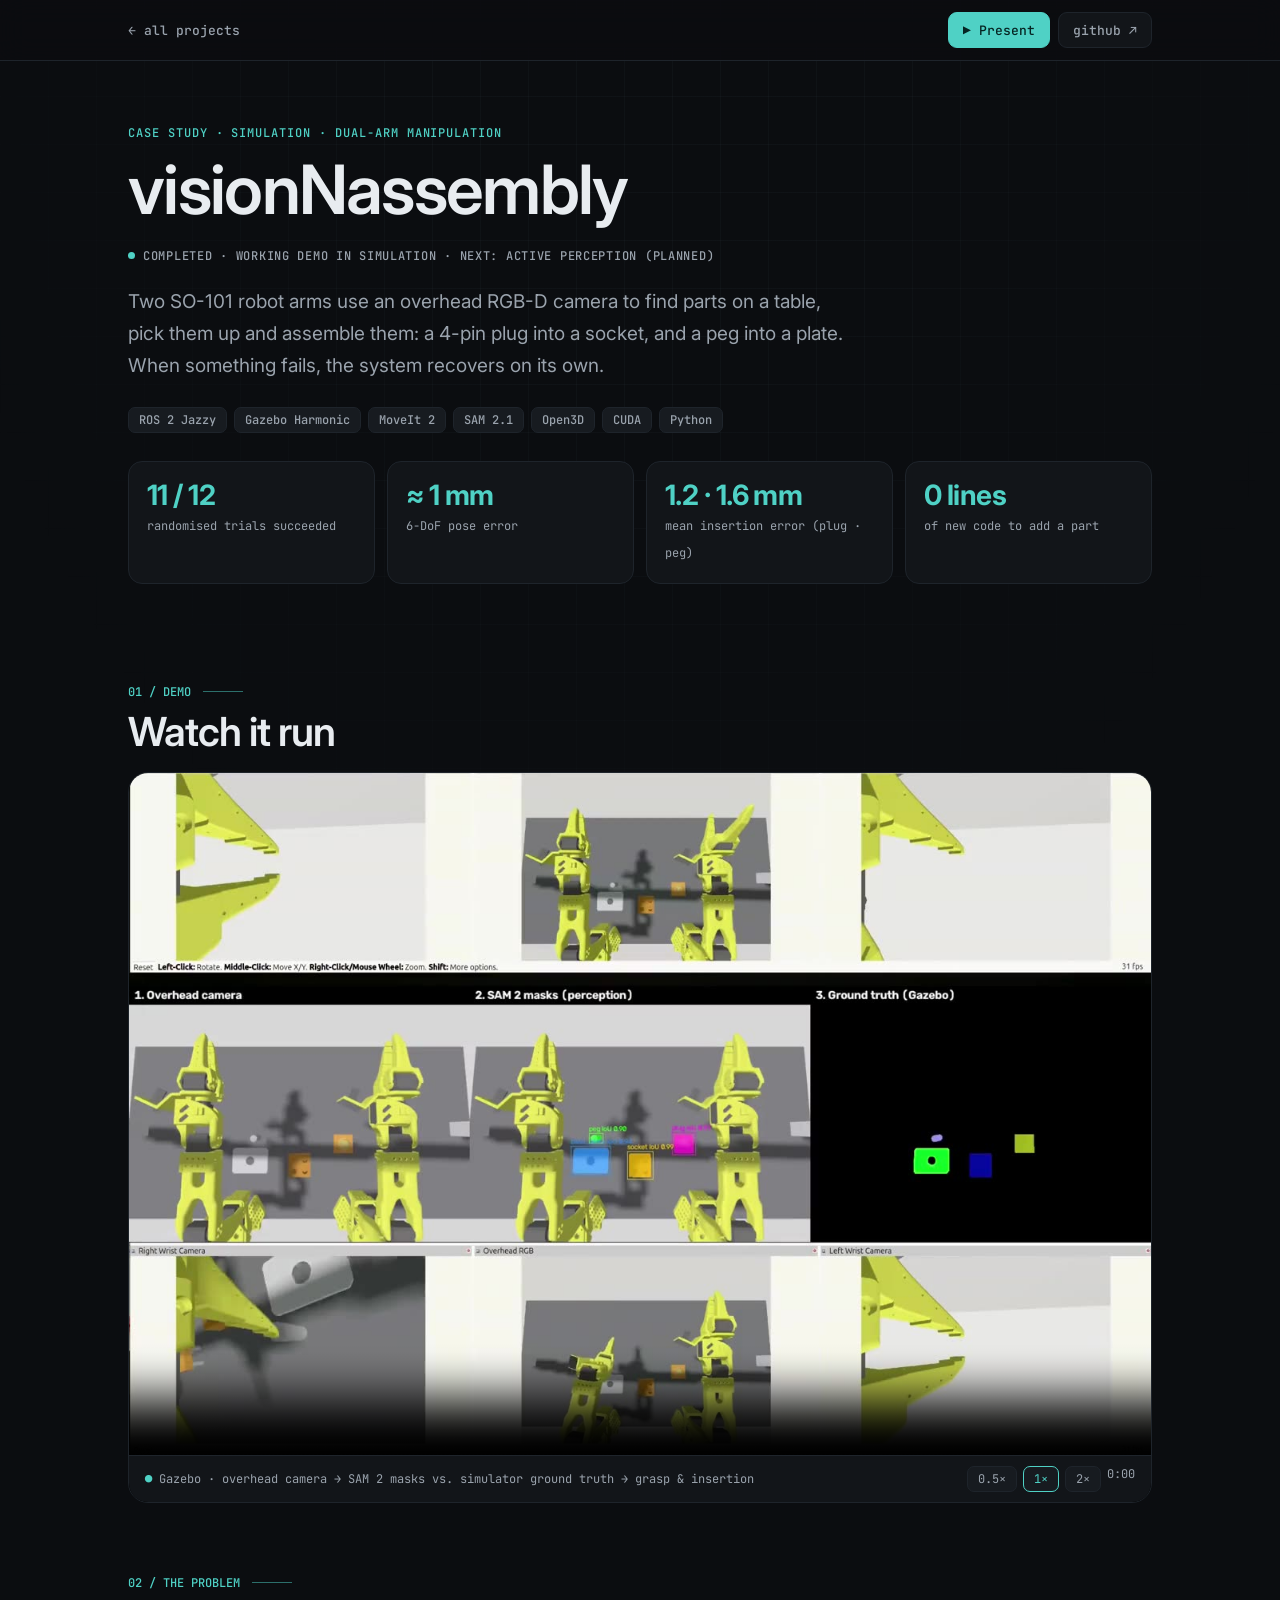
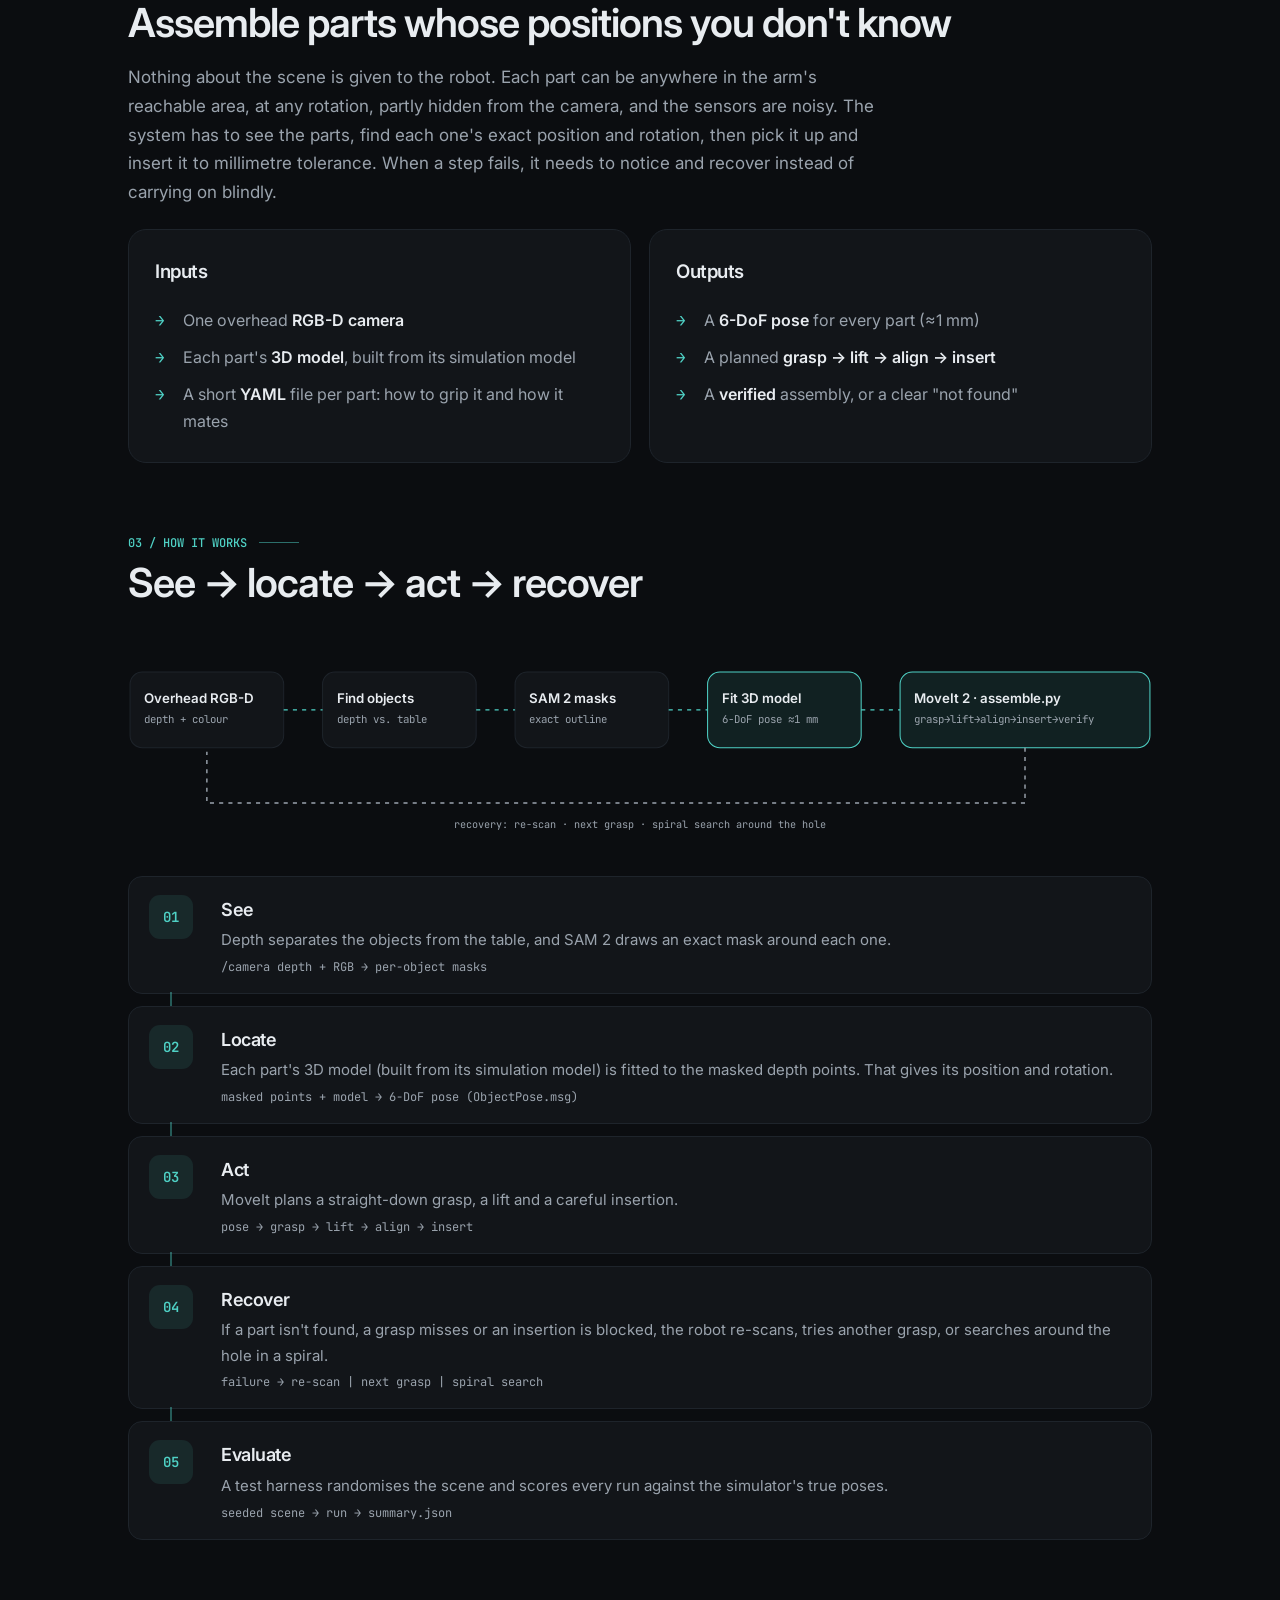
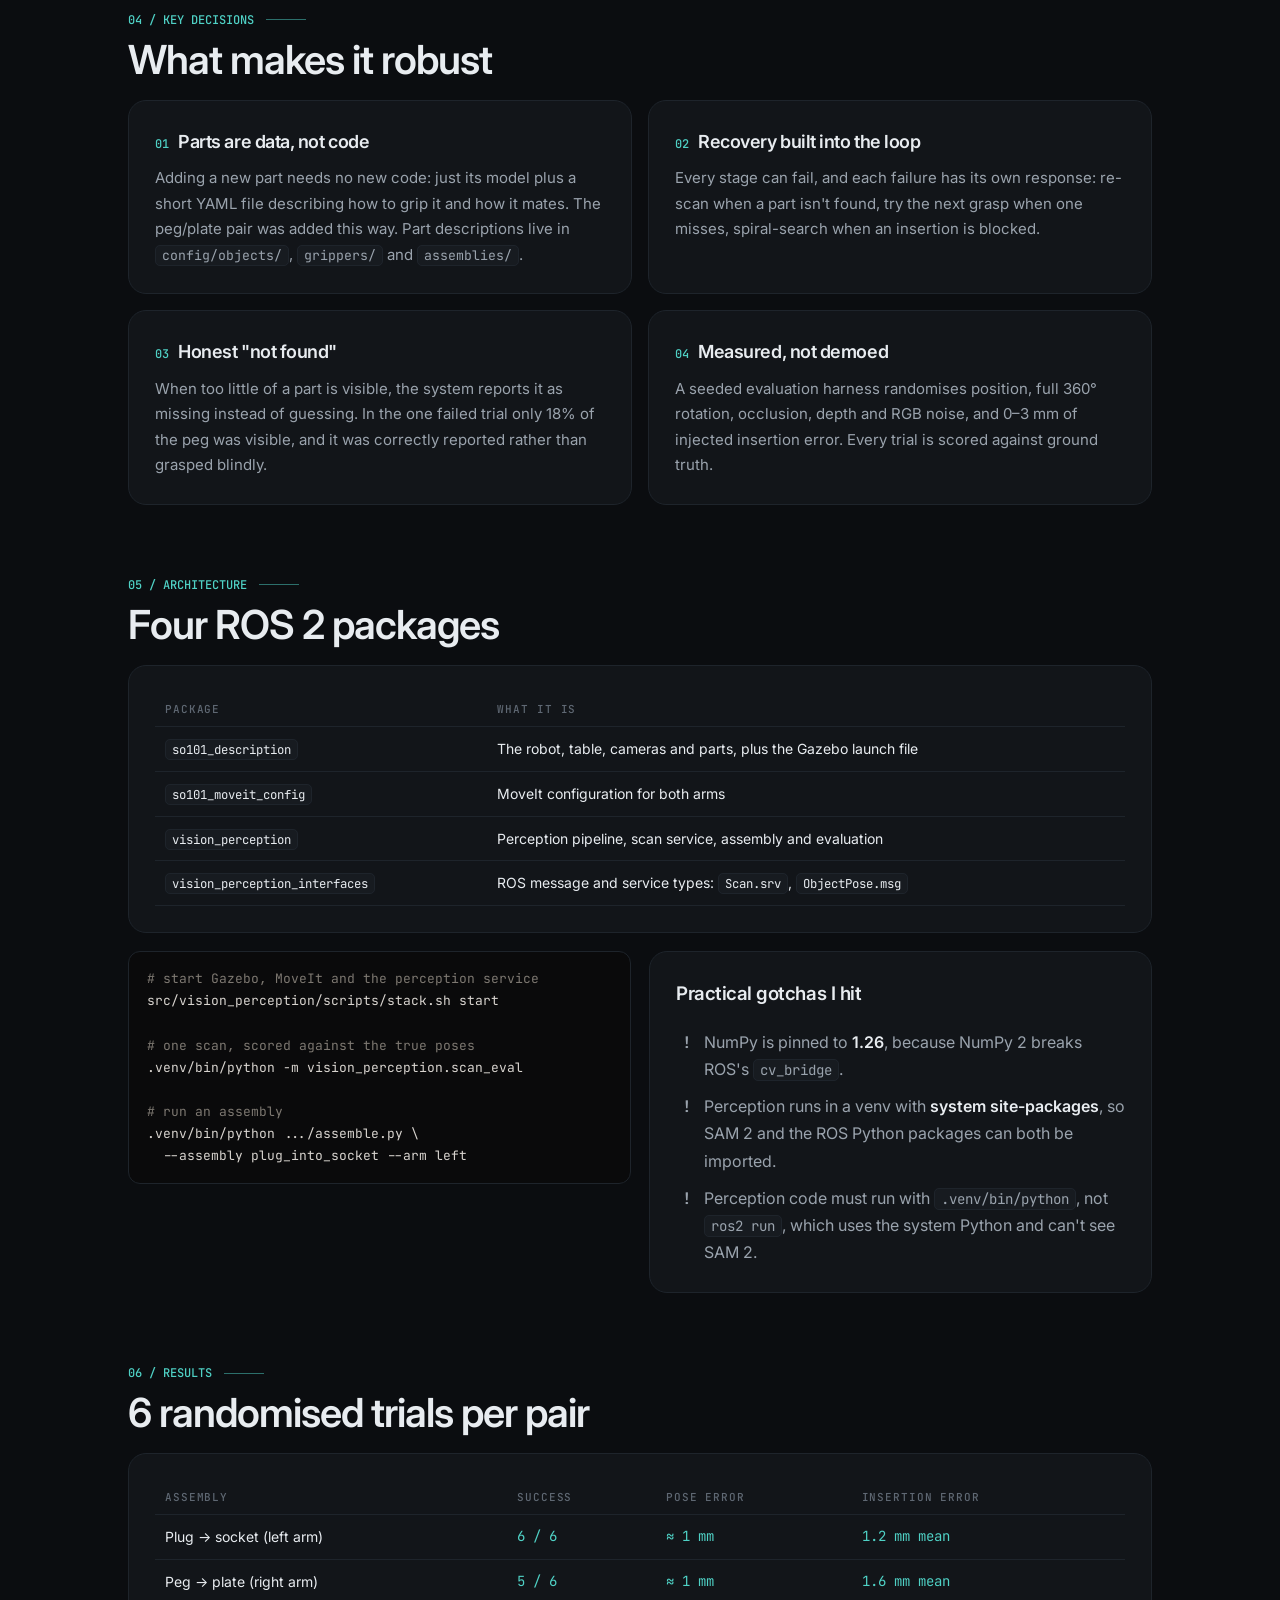
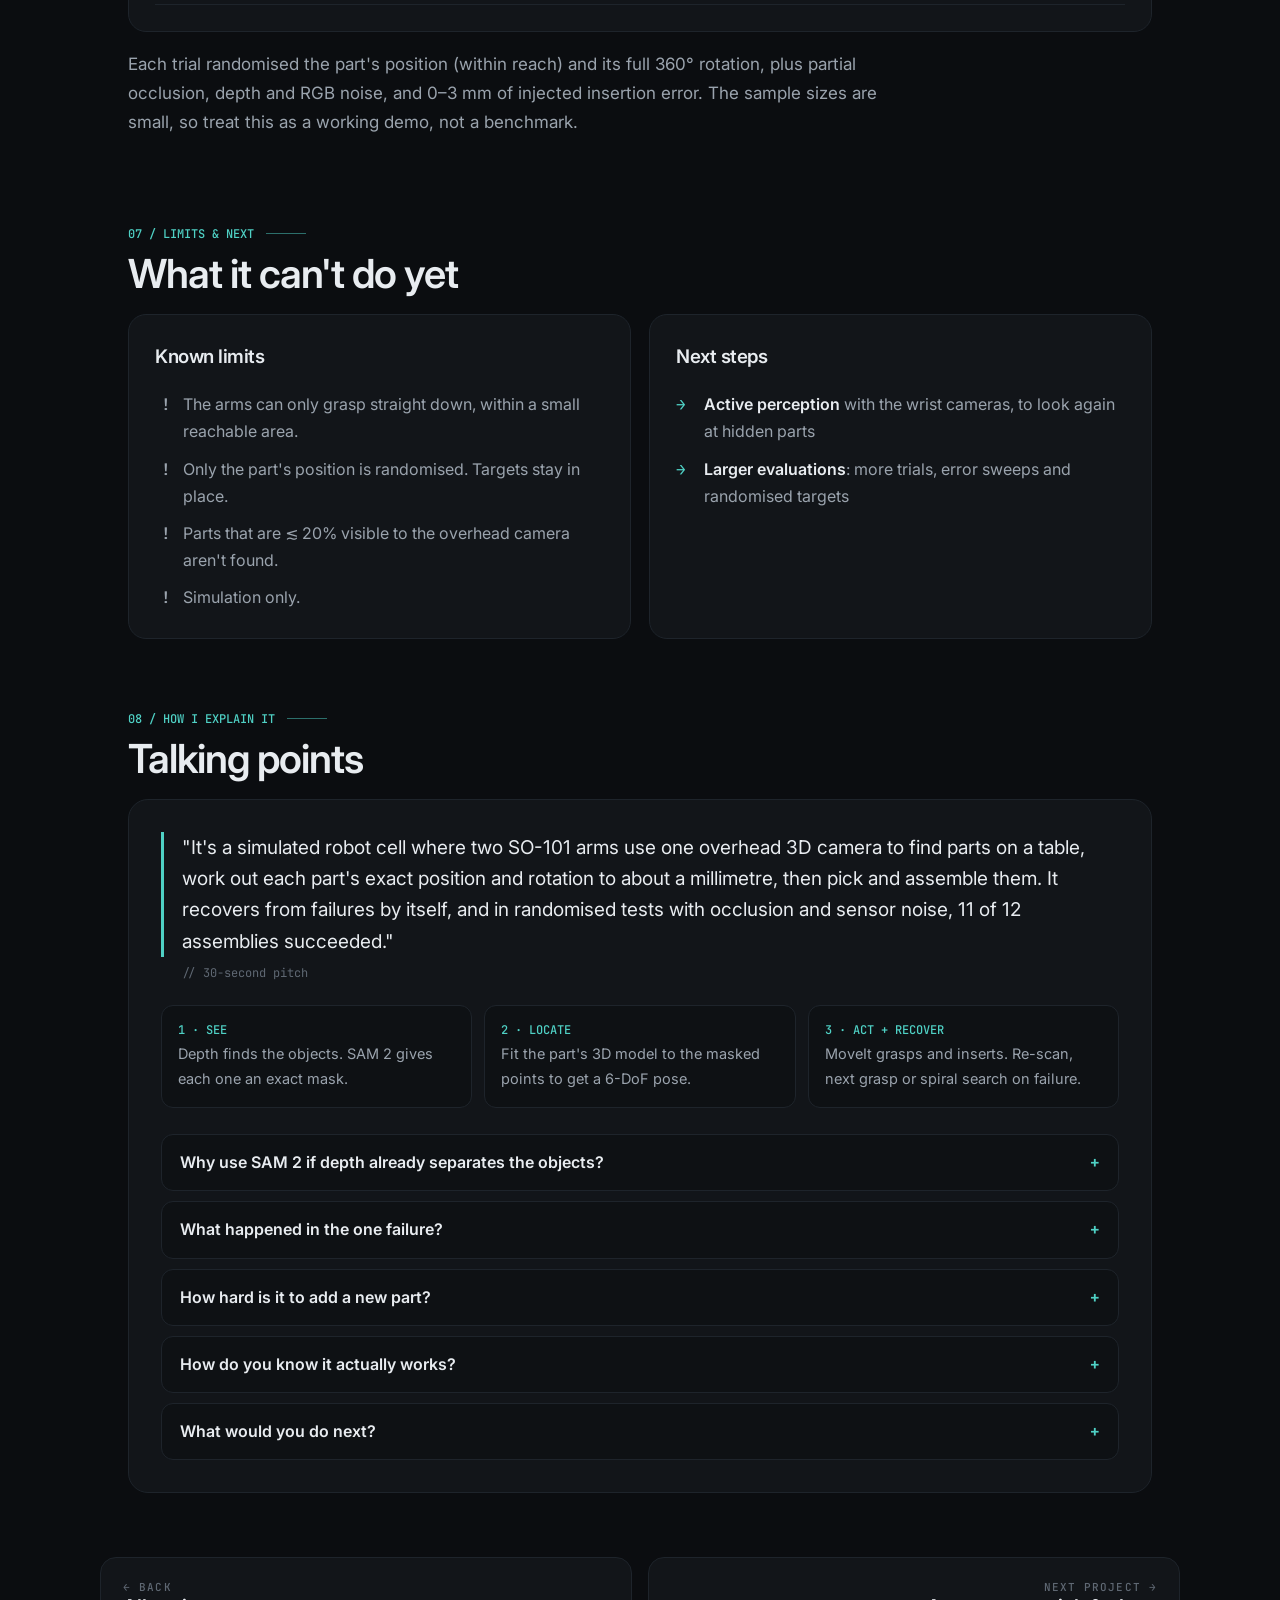
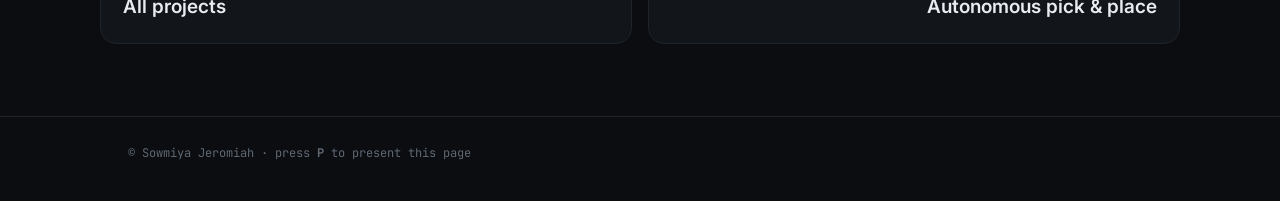
<file: lab/projects/visionnassembly.html>
<!doctype html>
<html lang="en">
<head>
<meta charset="utf-8">
<meta name="viewport" content="width=device-width, initial-scale=1">
<title>visionNassembly — Sowmiya Jeromiah</title>
<meta name="description" content="Vision-guided dual-arm assembly in simulation: two SO-101 arms, an overhead RGB-D camera, SAM 2, model fitting and MoveIt 2, with automatic failure recovery.">
<link rel="preconnect" href="https://fonts.googleapis.com">
<link rel="preconnect" href="https://fonts.gstatic.com" crossorigin>
<link href="https://fonts.googleapis.com/css2?family=Inter:wght@400;500;600;700&family=JetBrains+Mono:wght@400;500&display=swap" rel="stylesheet">
<link rel="stylesheet" href="../assets/project.css">
</head>
<body>
<div id="progress"></div>
<nav>
  <div class="wrap">
    <a class="back" href="../index.html#work">← all projects</a>
    <div class="nav-r">
      <button class="pbtn hot" data-present title="Present this project as slides (P)">▶ <span class="lbl">Present</span></button>
      <a class="pbtn" href="https://github.com/sowmiah08/visionNassembly" target="_blank" rel="noopener">github ↗</a>
    </div>
  </div>
</nav>

<main>
<!-- 1 -->
<header class="hero" data-slide>
  <div class="wrap">
    <div class="crumb">Case study · Simulation · Dual-arm manipulation</div>
    <h1>visionNassembly</h1>
    <p class="pstatus"><i></i>Completed · working demo in simulation · next: active perception (planned)</p>
    <p class="tagline">Two SO-101 robot arms use an overhead RGB-D camera to find parts on a table, pick them up and assemble them: a 4-pin plug into a socket, and a peg into a plate. When something fails, the system recovers on its own.</p>
    <div class="tags"><span class="tag">ROS 2 Jazzy</span><span class="tag">Gazebo Harmonic</span><span class="tag">MoveIt 2</span><span class="tag">SAM 2.1</span><span class="tag">Open3D</span><span class="tag">CUDA</span><span class="tag">Python</span></div>
    <div class="glance">
      <div><b>11 / 12</b><span>randomised trials succeeded</span></div>
      <div><b>≈ 1 mm</b><span>6-DoF pose error</span></div>
      <div><b>1.2 · 1.6 mm</b><span>mean insertion error (plug · peg)</span></div>
      <div><b>0 lines</b><span>of new code to add a part</span></div>
    </div>
  </div>
</header>

<!-- 2 -->
<section class="s" data-slide>
  <div class="wrap">
    <div class="snum">01 / DEMO</div>
    <h2>Watch it run</h2>
    <div class="player reveal">
      <video src="../../media/visionNassembly.mp4" poster="../../media/visionNassembly.jpg" autoplay muted loop playsinline controls preload="metadata"></video>
      <div class="vbar">
        <span><span class="rec">●</span> Gazebo · overhead camera → SAM 2 masks vs. simulator ground truth → grasp &amp; insertion</span>
        <span class="speeds"><button data-speed="0.5">0.5×</button><button data-speed="1" class="on">1×</button><button data-speed="2">2×</button> <span class="tc">0:00</span></span>
      </div>
    </div>
  </div>
</section>

<!-- 3 -->
<section class="s" data-slide>
  <div class="wrap">
    <div class="snum">02 / THE PROBLEM</div>
    <h2>Assemble parts whose positions you don't know</h2>
    <p>Nothing about the scene is given to the robot. Each part can be anywhere in the arm's reachable area, at any rotation, partly hidden from the camera, and the sensors are noisy. The system has to see the parts, find each one's exact position and rotation, then pick it up and insert it to millimetre tolerance. When a step fails, it needs to notice and recover instead of carrying on blindly.</p>
    <div class="two" style="margin-top:22px">
      <div class="card reveal">
        <h3 style="margin-top:0">Inputs</h3>
        <ul class="ck"><li>One overhead <b>RGB-D camera</b></li><li>Each part's <b>3D model</b>, built from its simulation model</li><li>A short <b>YAML</b> file per part: how to grip it and how it mates</li></ul>
      </div>
      <div class="card reveal">
        <h3 style="margin-top:0">Outputs</h3>
        <ul class="ck"><li>A <b>6-DoF pose</b> for every part (≈1 mm)</li><li>A planned <b>grasp → lift → align → insert</b></li><li>A <b>verified</b> assembly, or a clear "not found"</li></ul>
      </div>
    </div>
  </div>
</section>

<!-- 4 -->
<section class="s" data-slide>
  <div class="wrap">
    <div class="snum">03 / HOW IT WORKS</div>
    <h2>See → locate → act → recover</h2>
    <div class="diagram reveal">
      <svg viewBox="0 0 1000 210" role="img" aria-label="Pipeline: overhead camera, depth segmentation, SAM 2 masks, model fitting to 6-DoF pose, MoveIt plans grasp lift align insert verify, with recovery loop">
        <rect class="n" x="2" y="40" width="150" height="74" rx="12"/><text class="t1" x="16" y="70">Overhead RGB-D</text><text class="t2" x="16" y="90">depth + colour</text>
        <rect class="n" x="190" y="40" width="150" height="74" rx="12"/><text class="t1" x="204" y="70">Find objects</text><text class="t2" x="204" y="90">depth vs. table</text>
        <rect class="n" x="378" y="40" width="150" height="74" rx="12"/><text class="t1" x="392" y="70">SAM 2 masks</text><text class="t2" x="392" y="90">exact outline</text>
        <rect class="n hot" x="566" y="40" width="150" height="74" rx="12"/><text class="t1" x="580" y="70">Fit 3D model</text><text class="t2" x="580" y="90">6-DoF pose ≈1 mm</text>
        <rect class="n hot" x="754" y="40" width="244" height="74" rx="12"/><text class="t1" x="768" y="70">MoveIt 2 · assemble.py</text><text class="t2" x="768" y="90">grasp→lift→align→insert→verify</text>
        <path class="e" d="M152 77 H190"/><path class="e" d="M340 77 H378"/><path class="e" d="M528 77 H566"/><path class="e" d="M716 77 H754"/>
        <path class="e" style="stroke:var(--warm)" d="M876 114 V168 H77 V118"/>
        <text class="el" x="500" y="192" text-anchor="middle">recovery: re-scan · next grasp · spiral search around the hole</text>
      </svg>
    </div>
    <div class="flow" style="margin-top:22px">
      <div class="st reveal"><div><h3>See</h3><p>Depth separates the objects from the table, and SAM 2 draws an exact mask around each one.</p><div class="io">/camera depth + RGB → per-object masks</div></div></div>
      <div class="st reveal"><div><h3>Locate</h3><p>Each part's 3D model (built from its simulation model) is fitted to the masked depth points. That gives its position and rotation.</p><div class="io">masked points + model → 6-DoF pose (ObjectPose.msg)</div></div></div>
      <div class="st reveal"><div><h3>Act</h3><p>MoveIt plans a straight-down grasp, a lift and a careful insertion.</p><div class="io">pose → grasp → lift → align → insert</div></div></div>
      <div class="st reveal"><div><h3>Recover</h3><p>If a part isn't found, a grasp misses or an insertion is blocked, the robot re-scans, tries another grasp, or searches around the hole in a spiral.</p><div class="io">failure → re-scan | next grasp | spiral search</div></div></div>
      <div class="st reveal"><div><h3>Evaluate</h3><p>A test harness randomises the scene and scores every run against the simulator's true poses.</p><div class="io">seeded scene → run → summary.json</div></div></div>
    </div>
  </div>
</section>

<!-- 5 -->
<section class="s" data-slide>
  <div class="wrap">
    <div class="snum">04 / KEY DECISIONS</div>
    <h2>What makes it robust</h2>
    <div class="dec">
      <div class="card reveal"><h3><i>01</i>Parts are data, not code</h3><p>Adding a new part needs no new code: just its model plus a short YAML file describing how to grip it and how it mates. The peg/plate pair was added this way. Part descriptions live in <code>config/objects/</code>, <code>grippers/</code> and <code>assemblies/</code>.</p></div>
      <div class="card reveal"><h3><i>02</i>Recovery built into the loop</h3><p>Every stage can fail, and each failure has its own response: re-scan when a part isn't found, try the next grasp when one misses, spiral-search when an insertion is blocked.</p></div>
      <div class="card reveal"><h3><i>03</i>Honest "not found"</h3><p>When too little of a part is visible, the system reports it as missing instead of guessing. In the one failed trial only 18% of the peg was visible, and it was correctly reported rather than grasped blindly.</p></div>
      <div class="card reveal"><h3><i>04</i>Measured, not demoed</h3><p>A seeded evaluation harness randomises position, full 360° rotation, occlusion, depth and RGB noise, and 0–3 mm of injected insertion error. Every trial is scored against ground truth.</p></div>
    </div>
  </div>
</section>

<!-- 6 -->
<section class="s" data-slide>
  <div class="wrap">
    <div class="snum">05 / ARCHITECTURE</div>
    <h2>Four ROS 2 packages</h2>
    <div class="card reveal tbl">
      <table>
        <thead><tr><th>Package</th><th>What it is</th></tr></thead>
        <tbody>
          <tr><td><code>so101_description</code></td><td>The robot, table, cameras and parts, plus the Gazebo launch file</td></tr>
          <tr><td><code>so101_moveit_config</code></td><td>MoveIt configuration for both arms</td></tr>
          <tr><td><code>vision_perception</code></td><td>Perception pipeline, scan service, assembly and evaluation</td></tr>
          <tr><td><code>vision_perception_interfaces</code></td><td>ROS message and service types: <code>Scan.srv</code>, <code>ObjectPose.msg</code></td></tr>
        </tbody>
      </table>
    </div>
    <div class="two" style="margin-top:18px">
      <div class="reveal">
<pre><span class="c"># start Gazebo, MoveIt and the perception service</span>
src/vision_perception/scripts/stack.sh start

<span class="c"># one scan, scored against the true poses</span>
.venv/bin/python -m vision_perception.scan_eval

<span class="c"># run an assembly</span>
.venv/bin/python .../assemble.py \
  --assembly plug_into_socket --arm left</pre>
      </div>
      <div class="card reveal">
        <h3 style="margin-top:0">Practical gotchas I hit</h3>
        <ul class="ck warn">
          <li>NumPy is pinned to <b>1.26</b>, because NumPy 2 breaks ROS's <code>cv_bridge</code>.</li>
          <li>Perception runs in a venv with <b>system site-packages</b>, so SAM 2 and the ROS Python packages can both be imported.</li>
          <li>Perception code must run with <code>.venv/bin/python</code>, not <code>ros2 run</code>, which uses the system Python and can't see SAM 2.</li>
        </ul>
      </div>
    </div>
  </div>
</section>

<!-- 7 -->
<section class="s" data-slide>
  <div class="wrap">
    <div class="snum">06 / RESULTS</div>
    <h2>6 randomised trials per pair</h2>
    <div class="card reveal tbl">
      <table>
        <thead><tr><th>Assembly</th><th>Success</th><th>Pose error</th><th>Insertion error</th></tr></thead>
        <tbody>
          <tr><td>Plug → socket (left arm)</td><td class="n">6 / 6</td><td class="n">≈ 1 mm</td><td class="n">1.2 mm mean</td></tr>
          <tr><td>Peg → plate (right arm)</td><td class="n">5 / 6</td><td class="n">≈ 1 mm</td><td class="n">1.6 mm mean</td></tr>
        </tbody>
      </table>
    </div>
    <p class="lead" style="margin-top:18px">Each trial randomised the part's position (within reach) and its full 360° rotation, plus partial occlusion, depth and RGB noise, and 0–3 mm of injected insertion error. The sample sizes are small, so treat this as a working demo, not a benchmark.</p>
  </div>
</section>

<!-- 8 -->
<section class="s" data-slide>
  <div class="wrap">
    <div class="snum">07 / LIMITS &amp; NEXT</div>
    <h2>What it can't do yet</h2>
    <div class="two">
      <div class="card reveal"><h3 style="margin-top:0">Known limits</h3><ul class="ck warn">
        <li>The arms can only grasp straight down, within a small reachable area.</li>
        <li>Only the part's position is randomised. Targets stay in place.</li>
        <li>Parts that are ≲ 20% visible to the overhead camera aren't found.</li>
        <li>Simulation only.</li></ul></div>
      <div class="card reveal"><h3 style="margin-top:0">Next steps</h3><ul class="ck">
        <li><b>Active perception</b> with the wrist cameras, to look again at hidden parts</li>
        <li><b>Larger evaluations</b>: more trials, error sweeps and randomised targets</li></ul></div>
    </div>
  </div>
</section>

<!-- 9 -->
<section class="s" data-slide>
  <div class="wrap">
    <div class="snum">08 / HOW I EXPLAIN IT</div>
    <h2>Talking points</h2>
    <div class="explain reveal">
      <p class="pitch">"It's a simulated robot cell where two SO-101 arms use one overhead 3D camera to find parts on a table, work out each part's exact position and rotation to about a millimetre, then pick and assemble them. It recovers from failures by itself, and in randomised tests with occlusion and sensor noise, 11 of 12 assemblies succeeded."</p>
      <p class="pitch-note">// 30-second pitch</p>
      <div class="beats">
        <div><b>1 · SEE</b><p>Depth finds the objects. SAM 2 gives each one an exact mask.</p></div>
        <div><b>2 · LOCATE</b><p>Fit the part's 3D model to the masked points to get a 6-DoF pose.</p></div>
        <div><b>3 · ACT + RECOVER</b><p>MoveIt grasps and inserts. Re-scan, next grasp or spiral search on failure.</p></div>
      </div>
      <details><summary>Why use SAM 2 if depth already separates the objects?</summary><p>Depth tells me where something sticks up from the table. SAM 2 gives the exact outline of each object, so the points I fit the model to belong to that part only. A clean mask means a clean pose.</p></details>
      <details><summary>What happened in the one failure?</summary><p>Only 18% of the peg was visible to the camera. The system reported it as "not found" instead of grasping blindly, which is the behaviour I want. The fix on the roadmap is to use the wrist cameras to take a second look.</p></details>
      <details><summary>How hard is it to add a new part?</summary><p>There's no new code. You add the part's model and a short YAML file describing how to grip it and how it mates with its target. I added the whole peg/plate pair that way.</p></details>
      <details><summary>How do you know it actually works?</summary><p>A test harness randomises the part's position and full rotation, occlusion, sensor noise and injected insertion error, then scores every run against the simulator's true poses. Results go to a <code>summary.json</code> with one log per trial.</p></details>
      <details><summary>What would you do next?</summary><p>Active perception with the wrist cameras for hidden parts, then larger evaluations with more trials, error sweeps and randomised targets, before moving to real hardware.</p></details>
    </div>
  </div>
</section>
</main>

<div class="wrap next">
  <a href="../index.html#work"><small>← back</small><span>All projects</span></a>
  <a class="r" href="pick-and-place.html"><small>next project →</small><span>Autonomous pick &amp; place</span></a>
</div>
<footer><div class="wrap">© Sowmiya Jeromiah · press <b>P</b> to present this page</div></footer>
<script src="../assets/project.js"></script>
</body>
</html>
</file>
<file: assets/demos.css>
/* Interactive project demos — shared by the home page and the presentations */
.dm { --d-chip: #2c2f36; --d-bg: #16171b; --d-surface: #23252b; --d-line: #3a3c43; --d-text: #fbfaf8; --d-muted: #c3beb7; --d-faint: #827c74; --d-acc: #ff8a2b; --d-blue: #4cc6ff;
  display: grid; grid-template-columns: minmax(0, 1.65fr) minmax(250px, 1fr); border: 1px solid var(--d-line); border-radius: 18px; overflow: hidden; background: var(--d-surface);
  font-size: 15px; color: var(--d-text); font-family: Inter, system-ui, sans-serif; text-align: left; }
.dm-stage { position: relative; background: var(--d-bg); border-right: 1px solid var(--d-line); aspect-ratio: 16 / 10; min-height: 0; touch-action: none; }
.dm-stage canvas { position: absolute; inset: 0; width: 100%; height: 100%; display: block; }
.dm-hud { position: absolute; font: 400 .74em/1.6 "JetBrains Mono", monospace; color: var(--d-faint); pointer-events: none; z-index: 2; }
.dm-hud b { color: var(--d-acc); font-weight: 500; }
.dm-hud.tl { top: .9em; left: 1.1em; } .dm-hud.tr { top: .9em; right: 1.1em; text-align: right; } .dm-hud.bl { bottom: .8em; left: 1.1em; }
.dm-side { padding: 1.4em 1.5em; display: flex; flex-direction: column; gap: .95em; min-width: 0; overflow: auto; }
.dm-title { font: 600 1.15em/1.25 "Space Grotesk", Inter, sans-serif; letter-spacing: -.01em; }
.dm-sub { margin: -.4em 0 0; font-size: .88em; line-height: 1.5; color: var(--d-muted); }
.dm-steps { list-style: none; margin: 0; padding: 0; display: grid; gap: .35em; }
.dm-steps li { display: flex; align-items: center; gap: .7em; padding: .42em .65em; border-radius: .55em; border: 1px solid var(--d-line); font: 500 .8em "JetBrains Mono", monospace; color: var(--d-faint); transition: all .25s; }
.dm-steps li i { width: 1.6em; height: 1.6em; border-radius: .4em; display: grid; place-items: center; font-style: normal; font-size: .9em; background: var(--d-chip); flex: none; }
.dm-steps li.on { color: var(--d-text); border-color: var(--d-acc); background: rgba(255,138,43,.14); }
.dm-steps li.on i { background: var(--d-acc); color: #1a0c00; }
.dm-steps li.done { color: var(--d-muted); } .dm-steps li.done i { color: var(--d-acc); }
.dm-ctl { display: grid; gap: .3em; }
.dm-ctl-top { display: flex; justify-content: space-between; font: 500 .8em "JetBrains Mono", monospace; color: var(--d-muted); }
.dm-ctl-top b { color: var(--d-acc); font-weight: 500; }
.dm-ctl input[type=range] { width: 100%; accent-color: var(--d-acc); height: 1.3em; margin: 0; cursor: pointer; }
.dm-tog { display: flex; align-items: center; gap: .6em; font: 500 .8em "JetBrains Mono", monospace; color: var(--d-muted); cursor: pointer; }
.dm-tog input { accent-color: var(--d-acc); width: 1.2em; height: 1.2em; margin: 0; }
.dm-seg { display: grid; gap: .35em; }
.dm-seg-l { font: 500 .8em "JetBrains Mono", monospace; color: var(--d-muted); }
.dm-seg-g { display: flex; gap: .35em; flex-wrap: wrap; }
.dm-seg-g button { flex: 1; padding: .45em .5em; border-radius: .5em; border: 1px solid var(--d-line); background: transparent; color: var(--d-muted); font: 500 .78em "JetBrains Mono", monospace; cursor: pointer; }
.dm-seg-g button.on { border-color: var(--d-acc); color: var(--d-acc); background: rgba(255,138,43,.12); }
.dm-btn { align-self: flex-start; padding: .65em 1.1em; border-radius: .65em; border: 1px solid var(--d-line); background: transparent; color: var(--d-text); font: 600 .88em Inter, sans-serif; cursor: pointer; }
.dm-btn:hover { border-color: var(--d-acc); }
.dm-btn.pri { background: var(--d-acc); border-color: var(--d-acc); color: #1a0c00; }
.dm-read { font: 400 .76em/1.75 "JetBrains Mono", monospace; color: var(--d-muted); }
.dm-read table { width: 100%; border-collapse: collapse; }
.dm-read td, .dm-read th { padding: .15em .4em .15em 0; text-align: left; white-space: nowrap; border: 0; font: inherit; }
.dm-read th { color: var(--d-faint); font-size: .9em; }
.dm-read b { color: var(--d-text); font-weight: 500; }
.dm-read .a { color: var(--d-acc); } .dm-read .g { color: #3ddc84; } .dm-read .r { color: #ff6b6b; } .dm-read .bl { color: var(--d-blue); }
.dm-note { font: 400 .72em/1.5 "JetBrains Mono", monospace; color: var(--d-faint); margin: 0; }

:root[data-theme="light"] .dm { --d-chip: #ebe5dd; --d-bg: #fbf9f6; --d-surface: #ffffff; --d-line: #ddd6cc; --d-text: #1d1b18; --d-muted: #57524b; --d-faint: #8a847c; --d-acc: #e8650a; --d-blue: #0b8fd1; }
:root[data-theme="light"] .dm-steps li.on { background: rgba(232,101,10,.1); }
:root[data-theme="light"] .dm-steps li.on i, :root[data-theme="light"] .dm-btn.pri { color: #fff; }
:root[data-theme="light"] .dm-read .g { color: #16a34a; } :root[data-theme="light"] .dm-read .r { color: #e03e3e; }

/* tabs on the home page */
.dm-tabs { display: flex; gap: 8px; flex-wrap: wrap; margin-bottom: 16px; }
.dm-tabs button { padding: 10px 16px; border-radius: 10px; border: 1px solid var(--border, #3a3c43); background: var(--surface, #23252b); color: var(--muted, #c3beb7); font: 500 13px "JetBrains Mono", monospace; cursor: pointer; display: flex; gap: 8px; align-items: center; }
.dm-tabs button small { color: var(--faint, #827c74); font-size: 11px; }
.dm-tabs button:hover { color: var(--text, #fff); }
.dm-tabs button.on { border-color: var(--accent, #ff8a2b); color: var(--text, #fff); background: rgba(255,138,43,.12); }
.dm-tabs button.on small { color: var(--accent, #ff8a2b); }
.dm-panel[hidden] { display: none; }

/* inside a 1600×900 slide */
.slide .demo-mount { min-height: 0; }
.slide .dm { font-size: 18px; height: 100%; grid-template-columns: minmax(0, 1.8fr) minmax(330px, 1fr); }
.slide .dm-sub { display: none; }
.slide .dm-side { gap: .8em; padding: 1.1em 1.3em; }
.slide .dm-stage { aspect-ratio: auto; height: 100%; }

@media (max-width: 860px) {
  .dm { grid-template-columns: 1fr; }
  .dm-stage { border-right: 0; border-bottom: 1px solid var(--d-line); }
}

/* keep demo text sizes when embedded in slides (deck.css styles every p/li) */
.dm p.dm-note { font: 400 .72em/1.5 "JetBrains Mono", monospace; color: var(--d-faint); margin: 0; }
.dm p.dm-sub { font-size: .88em; line-height: 1.5; color: var(--d-muted); }
.dm .dm-steps li { font: 500 .8em "JetBrains Mono", monospace; line-height: 1.3; }
.dm .dm-read b { color: var(--d-text); }
</file>
<file: lab/assets/site.css>
/* ==========================================================================
   Sowmiya Jeromiah — portfolio · "lab" theme
   70% minimal professional · 30% robotics lab
   ========================================================================== */
:root {
  --bg: #0b0d10;
  --bg-2: #0e1114;
  --surface: #121519;
  --surface-2: #171b20;
  --line: #1e242b;
  --line-2: #2a323b;
  --text: #e8ecf0;
  --muted: #9aa3ad;
  --faint: #5f6873;
  --accent: #4fd1c5;
  --accent-ink: #062523;
  --accent-dim: rgba(79, 209, 197, .10);
  --accent-line: rgba(79, 209, 197, .35);
  --amber: #e7b85c;
  --radius: 14px;
  --radius-lg: 20px;
  --wrap: 1180px;
  --sans: "Inter", system-ui, -apple-system, "Segoe UI", sans-serif;
  --mono: "JetBrains Mono", ui-monospace, SFMono-Regular, monospace;
}

*, *::before, *::after { box-sizing: border-box; }
html { scroll-behavior: smooth; scroll-padding-top: 76px; }
body {
  margin: 0; background: var(--bg); color: var(--text);
  font: 400 16px/1.65 var(--sans); -webkit-font-smoothing: antialiased; text-rendering: optimizeLegibility;
}
img, video { max-width: 100%; display: block; }
a { color: inherit; text-decoration: none; }
p { margin: 0; }
h1, h2, h3, h4 { margin: 0; font-weight: 600; letter-spacing: -.02em; line-height: 1.12; }
:focus-visible { outline: 2px solid var(--accent); outline-offset: 3px; border-radius: 6px; }
.wrap { max-width: var(--wrap); margin: 0 auto; padding: 0 32px; }
.mono { font-family: var(--mono); }
.sr-only { position: absolute; width: 1px; height: 1px; overflow: hidden; clip: rect(0 0 0 0); white-space: nowrap; }
.skip { position: absolute; left: 16px; top: -60px; z-index: 100; background: var(--accent); color: var(--accent-ink); padding: 8px 14px; border-radius: 8px; font-weight: 600; }
.skip:focus { top: 12px; }

/* subtle engineering grid behind the top of the page */
.gridbg { position: absolute; inset: 0 0 auto 0; height: 980px; z-index: -1; pointer-events: none;
  background-image: linear-gradient(var(--line) 1px, transparent 1px), linear-gradient(90deg, var(--line) 1px, transparent 1px);
  background-size: 64px 64px; opacity: .55;
  mask-image: radial-gradient(ellipse 80% 70% at 70% 30%, #000 0%, transparent 75%); }

/* ---------- nav ---------- */
.nav { position: sticky; top: 0; z-index: 50; border-bottom: 1px solid transparent; transition: background .25s, border-color .25s; }
.nav.solid { background: rgba(11, 13, 16, .86); backdrop-filter: blur(12px); border-bottom-color: var(--line); }
.nav .wrap { height: 68px; display: flex; align-items: center; justify-content: space-between; gap: 24px; }
.brand { display: flex; align-items: center; gap: 12px; font-weight: 600; font-size: 15px; white-space: nowrap; }
.brand .mk { width: 30px; height: 30px; border: 1px solid var(--line-2); border-radius: 8px; display: grid; place-items: center; font: 500 11px var(--mono); color: var(--accent); }
.nav ul { list-style: none; display: flex; gap: 4px; margin: 0; padding: 0; align-items: center; }
.nav ul a { display: block; padding: 8px 12px; border-radius: 8px; color: var(--muted); font-size: 14px; }
.nav ul a:hover { color: var(--text); }
.nav ul a.cur { color: var(--text); }
.nav .cta-s { margin-left: 8px; border: 1px solid var(--line-2); color: var(--text); }
.nav .cta-s:hover { border-color: var(--accent); }
.menu-btn { display: none; background: none; border: 1px solid var(--line-2); color: var(--text); border-radius: 8px; height: 36px; padding: 0 12px; font: 500 13px var(--mono); }

/* ---------- labels / buttons ---------- */
.eyebrow { font: 500 12px/1 var(--mono); letter-spacing: .08em; text-transform: uppercase; color: var(--muted); display: inline-flex; align-items: center; gap: 10px; }
.eyebrow b { color: var(--accent); font-weight: 500; }
.btn { display: inline-flex; align-items: center; gap: 10px; height: 46px; padding: 0 20px; border-radius: 10px; font-weight: 600; font-size: 15px;
  border: 1px solid var(--line-2); color: var(--text); background: transparent; transition: border-color .2s, background .2s, transform .2s; cursor: pointer; }
.btn:hover { border-color: var(--muted); }
.btn.pri { background: var(--accent); border-color: var(--accent); color: var(--accent-ink); }
.btn.pri:hover { background: #6adbd0; }
.btn svg { width: 16px; height: 16px; flex: none; }
.icon-link { width: 46px; padding: 0; justify-content: center; }
.icon-link svg { width: 18px; height: 18px; }
.tlink { display: inline-flex; align-items: center; gap: 6px; font: 500 13px var(--mono); color: var(--text); }
.tlink:hover { color: var(--accent); }
.tlink.dim { color: var(--muted); }
.tlink.dim:hover { color: var(--accent); }

/* ---------- hero ---------- */
.hero { padding: 72px 0 56px; position: relative; }
.hero .wrap { display: grid; grid-template-columns: 1.05fr .95fr; gap: 56px; align-items: center; }
.hero h1 { font-size: clamp(44px, 6.2vw, 80px); letter-spacing: -.035em; margin: 22px 0 10px; line-height: 1.02; }
.hero .role { font-size: clamp(20px, 2.2vw, 26px); color: var(--muted); font-weight: 500; letter-spacing: -.01em; }
.hero .role span { color: var(--accent); }
.hero .tag { font-size: 19px; color: var(--text); margin: 28px 0 12px; max-width: 34ch; line-height: 1.5; }
.hero .intro { color: var(--muted); max-width: 54ch; }
.hero .ctas { display: flex; flex-wrap: wrap; gap: 12px; margin-top: 32px; }

.viz { position: relative; aspect-ratio: 1 / .9; border: 1px solid var(--line); border-radius: var(--radius-lg); background: var(--bg-2); overflow: hidden; }
.viz canvas { position: absolute; inset: 0; width: 100%; height: 100%; }
.viz .ann { position: absolute; font: 400 11px/1.7 var(--mono); color: var(--faint); pointer-events: none; }
.viz .ann b { color: var(--muted); font-weight: 400; }
.viz .ann.tl { top: 16px; left: 18px; }
.viz .ann.tr { top: 16px; right: 18px; text-align: right; }
.viz .ann.bl { bottom: 14px; left: 18px; }
.viz .ann.br { bottom: 14px; right: 18px; text-align: right; }
.tick { position: absolute; width: 12px; height: 12px; border-color: var(--line-2); border-style: solid; }
.tick.a { top: -1px; left: -1px; border-width: 1px 0 0 1px; } .tick.b { top: -1px; right: -1px; border-width: 1px 1px 0 0; }
.tick.c { bottom: -1px; left: -1px; border-width: 0 0 1px 1px; } .tick.d { bottom: -1px; right: -1px; border-width: 0 1px 1px 0; }

.spec { border-top: 1px solid var(--line); border-bottom: 1px solid var(--line); }
.spec .wrap { display: grid; grid-template-columns: repeat(4, 1fr); }
.spec div.c { padding: 20px 0 20px 20px; border-left: 1px solid var(--line); }
.spec div.c:first-child { border-left: 0; padding-left: 0; }
.spec small { display: block; font: 500 11px var(--mono); color: var(--faint); text-transform: uppercase; letter-spacing: .08em; margin-bottom: 4px; }
.spec span { font-size: 15px; }

/* ---------- sections ---------- */
section.sec { padding: 112px 0 0; }
.sec-head { display: grid; grid-template-columns: 1fr 1fr; gap: 32px; align-items: end; margin-bottom: 44px; }
.sec-head h2 { font-size: clamp(32px, 4vw, 48px); margin-top: 14px; }
.sec-head p { color: var(--muted); max-width: 46ch; justify-self: end; }

/* status pill */
.status { display: inline-flex; align-items: center; gap: 7px; font: 500 11px var(--mono); color: var(--muted); text-transform: uppercase; letter-spacing: .06em; }
.status i { width: 7px; height: 7px; border-radius: 50%; background: var(--accent); }
.status.ongoing i { background: var(--amber); }
.status.planned i { background: transparent; border: 1px solid var(--faint); }
.kind { font: 500 11px var(--mono); color: var(--faint); text-transform: uppercase; letter-spacing: .08em; }
.chips { display: flex; flex-wrap: wrap; gap: 6px; }
.chip { font: 400 12px var(--mono); color: var(--muted); padding: 4px 9px; border: 1px solid var(--line-2); border-radius: 6px; }

/* featured project */
.feat { display: grid; grid-template-columns: 1.25fr 1fr; border: 1px solid var(--line); border-radius: var(--radius-lg); background: var(--surface); overflow: hidden; }
.feat .media { position: relative; background: #000; border-right: 1px solid var(--line); min-height: 100%; }
.feat .media { display: flex; align-items: center; }
.feat .media video, .feat .media img { width: 100%; height: auto; max-height: 100%; object-fit: contain; }
.feat .body { padding: 36px; display: flex; flex-direction: column; gap: 18px; }
.feat h3 { font-size: 32px; }
.feat .sum { color: var(--muted); }
.metrics { display: grid; grid-template-columns: repeat(3, 1fr); border: 1px solid var(--line); border-radius: 12px; }
.metrics div { padding: 14px 16px; border-left: 1px solid var(--line); }
.metrics div:first-child { border-left: 0; }
.metrics b { display: block; font-size: 22px; font-weight: 600; letter-spacing: -.02em; }
.metrics span { font: 400 11px var(--mono); color: var(--faint); }
.contrib { font-size: 14px; color: var(--muted); border-left: 2px solid var(--accent-line); padding-left: 14px; }
.contrib b { color: var(--text); font-weight: 500; }
.row-links { display: flex; gap: 22px; flex-wrap: wrap; margin-top: auto; padding-top: 4px; }
.media .badge { position: absolute; left: 14px; top: 14px; font: 500 11px var(--mono); color: var(--text); background: rgba(0,0,0,.55); border: 1px solid rgba(255,255,255,.12); border-radius: 6px; padding: 4px 8px; backdrop-filter: blur(4px); }

/* project grid */
.pgrid { display: grid; grid-template-columns: repeat(2, 1fr); gap: 20px; margin-top: 20px; }
.pcard { position: relative; display: flex; flex-direction: column; border: 1px solid var(--line); border-radius: var(--radius-lg); background: var(--surface); overflow: hidden; transition: border-color .25s, transform .25s; }
.pcard:hover { border-color: var(--line-2); transform: translateY(-3px); }
.pcard .media { position: relative; aspect-ratio: 16 / 9; background: #000; overflow: hidden; border-bottom: 1px solid var(--line); }
.pcard .media img, .pcard .media video { position: absolute; inset: 0; width: 100%; height: 100%; object-fit: cover; transition: transform .6s cubic-bezier(.2,.7,.2,1); }
.pcard .media video { opacity: 0; transition: opacity .3s; }
.pcard.playing .media video { opacity: 1; }
.pcard:hover .media img { transform: scale(1.025); }
.pcard .media.light { background: #fff; }
.pcard .media.light img { object-fit: contain; padding: 10px; }
.pcard .body { padding: 26px; display: flex; flex-direction: column; gap: 12px; flex: 1; }
.pcard .top { display: flex; justify-content: space-between; gap: 12px; flex-wrap: wrap; }
.pcard h3 { font-size: 21px; }
.pcard h3 a::after { content: ""; position: absolute; inset: 0; z-index: 1; }
.pcard .sum { color: var(--muted); font-size: 15px; }
.pcard .metrics { margin-top: 2px; }
.pcard .metrics b { font-size: 18px; }
.pcard .foot { margin-top: auto; padding-top: 8px; display: flex; flex-direction: column; gap: 16px; position: relative; z-index: 2; }
.play-hint { position: absolute; right: 12px; bottom: 12px; font: 500 11px var(--mono); color: #fff; background: rgba(0,0,0,.55); border-radius: 6px; padding: 4px 8px; pointer-events: none; transition: opacity .3s; }
.pcard.playing .play-hint { opacity: 0; }

/* other work */
.other { margin-top: 56px; }
.other h3 { font: 500 12px var(--mono); color: var(--muted); text-transform: uppercase; letter-spacing: .08em; margin-bottom: 8px; }
.orow { display: grid; grid-template-columns: 1.2fr 2fr auto; gap: 24px; align-items: center; padding: 20px 0; border-top: 1px solid var(--line); }
.orow:last-child { border-bottom: 1px solid var(--line); }
.orow h4 { font-size: 17px; margin-bottom: 4px; }
.orow p { color: var(--muted); font-size: 14.5px; }
.orow .r { text-align: right; white-space: nowrap; }

/* about */
.about { display: grid; grid-template-columns: 1fr 1.4fr; gap: 64px; }
.about .lead { font-size: 22px; line-height: 1.5; letter-spacing: -.01em; margin-bottom: 20px; }
.about .txt p + p { margin-top: 16px; }
.about .txt p { color: var(--muted); }
.principles { margin-top: 36px; display: grid; grid-template-columns: repeat(3, 1fr); border-top: 1px solid var(--line); }
.principles div { padding: 22px 20px 0 0; }
.principles b { display: block; font: 500 12px var(--mono); color: var(--accent); margin-bottom: 8px; }
.principles h4 { font-size: 16px; margin-bottom: 6px; }
.principles p { font-size: 14px; color: var(--muted); }

/* skills */
.skills { display: grid; grid-template-columns: repeat(5, 1fr); gap: 0; border-top: 1px solid var(--line); }
.skills .col { padding: 24px 22px 0 0; }
.skills .col + .col { padding-left: 22px; border-left: 1px solid var(--line); }
.skills h3 { font: 500 12px var(--mono); color: var(--accent); text-transform: uppercase; letter-spacing: .08em; margin-bottom: 16px; }
.skills ul { list-style: none; margin: 0; padding: 0; display: grid; gap: 9px; }
.skills li { font-size: 15px; color: var(--text); }

/* experience */
.xp { border-top: 1px solid var(--line); }
.xrow { display: grid; grid-template-columns: 200px 1fr 1.2fr; gap: 32px; padding: 26px 0; border-bottom: 1px solid var(--line); }
.xrow .when { font: 400 13px var(--mono); color: var(--muted); }
.xrow .type { display: block; font: 500 11px var(--mono); color: var(--faint); text-transform: uppercase; letter-spacing: .08em; margin-top: 4px; }
.xrow h3 { font-size: 19px; margin-bottom: 4px; }
.xrow .org { color: var(--muted); font-size: 15px; }
.xrow .det { color: var(--muted); font-size: 15px; }

/* interests */
.nownext { display: grid; grid-template-columns: 1fr 1fr; gap: 20px; }
.nn { border: 1px solid var(--line); border-radius: var(--radius-lg); padding: 28px; background: var(--surface); }
.nn .h { display: flex; align-items: center; justify-content: space-between; margin-bottom: 18px; }
.nn .h h3 { font-size: 18px; }
.nn ul { list-style: none; margin: 0; padding: 0; display: grid; gap: 16px; }
.nn li h4 { font-size: 15.5px; margin-bottom: 3px; }
.nn li p { color: var(--muted); font-size: 14.5px; }

/* contact */
.contact { margin-top: 112px; border: 1px solid var(--line); border-radius: var(--radius-lg); padding: 64px; position: relative; overflow: hidden; background: var(--surface); }
.contact::before { content: ""; position: absolute; inset: 0; pointer-events: none;
  background-image: linear-gradient(var(--line) 1px, transparent 1px), linear-gradient(90deg, var(--line) 1px, transparent 1px);
  background-size: 40px 40px; opacity: .5; mask-image: linear-gradient(90deg, transparent 40%, #000); }
.contact > * { position: relative; }
.contact h2 { font-size: clamp(32px, 4.4vw, 54px); max-width: 16ch; margin: 16px 0 16px; }
.contact p { color: var(--muted); max-width: 52ch; }
.contact .ctas { display: flex; gap: 12px; flex-wrap: wrap; margin-top: 32px; }

footer.foot { padding: 48px 0 56px; }
footer.foot .wrap { display: flex; justify-content: space-between; gap: 16px; flex-wrap: wrap; font: 400 12px var(--mono); color: var(--faint); }
footer.foot a { color: var(--muted); }
footer.foot a:hover { color: var(--accent); }

/* reveal */
.rv { opacity: 0; transform: translateY(16px); transition: opacity .7s cubic-bezier(.2,.7,.2,1), transform .7s cubic-bezier(.2,.7,.2,1); }
.rv.in { opacity: 1; transform: none; }

@media (prefers-reduced-motion: reduce) {
  html { scroll-behavior: auto; }
  *, *::before, *::after { transition: none !important; animation: none !important; }
  .rv { opacity: 1; transform: none; }
}

/* ---------- responsive ---------- */
@media (max-width: 1080px) {
  .skills { grid-template-columns: repeat(3, 1fr); row-gap: 28px; }
  .skills .col:nth-child(4) { padding-left: 0; border-left: 0; }
}
@media (max-width: 960px) {
  .hero .wrap { grid-template-columns: 1fr; gap: 40px; }
  .viz { max-width: 620px; }
  .feat { grid-template-columns: 1fr; }
  .feat .media { border-right: 0; border-bottom: 1px solid var(--line); aspect-ratio: 16 / 10; }
  .about { grid-template-columns: 1fr; gap: 24px; }
  .xrow { grid-template-columns: 160px 1fr; }
  .xrow .det { grid-column: 2; }
  .sec-head { grid-template-columns: 1fr; gap: 12px; }
  .sec-head p { justify-self: start; }
}
@media (max-width: 760px) {
  .wrap { padding: 0 18px; }
  .nav ul { display: none; position: absolute; top: 68px; left: 0; right: 0; flex-direction: column; align-items: stretch; background: var(--bg); border-bottom: 1px solid var(--line); padding: 8px 18px 16px; }
  .nav ul.open { display: flex; }
  .nav ul a { padding: 12px 4px; font-size: 16px; }
  .nav .cta-s { margin: 8px 0 0; text-align: center; }
  .menu-btn { display: inline-flex; align-items: center; }
  .hero { padding: 40px 0 40px; }
  .spec .wrap { grid-template-columns: 1fr 1fr; }
  .spec div.c { padding: 16px 0 16px 16px; }
  .spec div.c:nth-child(3) { border-left: 0; padding-left: 0; border-top: 1px solid var(--line); }
  .spec div.c:nth-child(4) { border-top: 1px solid var(--line); }
  section.sec { padding-top: 80px; }
  .pgrid, .nownext, .principles { grid-template-columns: 1fr; }
  .feat .body, .pcard .body { padding: 22px; }
  .feat h3 { font-size: 26px; }
  .orow { grid-template-columns: 1fr; gap: 8px; }
  .orow .r { text-align: left; }
  .skills { grid-template-columns: 1fr 1fr; }
  .skills .col, .skills .col + .col { padding: 20px 12px 0 0; border-left: 0; }
  .xrow { grid-template-columns: 1fr; gap: 6px; }
  .xrow .det { grid-column: 1; }
  .contact { padding: 36px 22px; margin-top: 80px; }
}
</file>
<file: assets/deck.css>
/* ==========================================================================
   Project presentations — 1600×900 slides scaled to any screen
   ========================================================================== */
:root {
  --bg: #121317;
  --slide: #1b1c21;
  --surface: #24262c;
  --surface-2: #2d3037;
  --text: #fbfaf8;
  --muted: #c3beb7;
  --faint: #8a847c;
  --border: #3b3e45;
  --accent: #ff8a2b;
  --accent-dim: rgba(255, 138, 43, .15);
  --blue: #4cc6ff;
  --blue-dim: rgba(76, 198, 255, .14);
  --green: #3ddc84;
  --red: #ff6b6b;
  --sans: "Inter", system-ui, sans-serif;
  --head: "Space Grotesk", "Inter", sans-serif;
  --mono: "JetBrains Mono", ui-monospace, monospace;
  --chrome: #0d0e11; --chrome-line: #26282e; --btn: #17181c; --btn-line: #2f3238; --note-text: #e8e4de; --ov-bg: rgba(10,11,13,.96);
  --grid-line: rgba(255,170,100,.05); --shadow: rgba(0,0,0,.6); --em-a: #3a3029; --em-b: #1e1f24;
}
:root[data-theme="light"] {
  --bg: #e7e3dd; --slide: #fdfcfa; --surface: #f4f1ec; --surface-2: #ebe6df; --text: #1b1a17; --muted: #4f4a44; --faint: #8a847c;
  --border: #ddd6cd; --accent: #e8650a; --accent-dim: rgba(232,101,10,.1); --blue: #0b8fd1; --blue-dim: rgba(11,143,209,.09);
  --green: #16a34a; --red: #e03e3e;
  --chrome: #f7f5f1; --chrome-line: #dcd6ce; --btn: #ffffff; --btn-line: #d6cfc6; --note-text: #2d2a26; --ov-bg: rgba(231,227,221,.97);
  --grid-line: rgba(200,110,40,.07); --shadow: rgba(60,40,20,.18); --em-a: #fff1e4; --em-b: #f4eee7;
}
* { box-sizing: border-box; }
html, body { margin: 0; height: 100%; background: var(--bg); color: var(--text); font-family: var(--sans); -webkit-font-smoothing: antialiased; }
body.deck-mode { overflow: hidden; }
a { color: var(--accent); }

/* ---------- stage ---------- */
#viewport { position: fixed; inset: 0 0 56px 0; overflow: hidden; }
body.notes-open #viewport { bottom: 236px; }
#stage { width: 1600px; height: 900px; position: absolute; left: 50%; top: 50%; transform-origin: center center; transform: translate(-50%, -50%); }
.slide {
  position: absolute; inset: 0; padding: 72px 96px 64px; background: var(--slide); border-radius: 18px; overflow: hidden;
  display: flex; flex-direction: column; opacity: 0; visibility: hidden; transform: translateX(40px);
  transition: opacity .45s ease, transform .45s cubic-bezier(.2,.7,.2,1), visibility 0s .45s;
  box-shadow: 0 30px 80px -30px var(--shadow), 0 0 0 1px var(--border);
}
.slide::before { content: ""; position: absolute; inset: 0; pointer-events: none; z-index: 0;
  background-image: linear-gradient(var(--grid-line) 1px, transparent 1px), linear-gradient(90deg, var(--grid-line) 1px, transparent 1px);
  background-size: 48px 48px; mask-image: radial-gradient(ellipse at 85% 0%, #000 10%, transparent 65%); }
.slide > * { position: relative; z-index: 1; }
.slide.active { opacity: 1; visibility: visible; transform: none; transition: opacity .45s ease, transform .45s cubic-bezier(.2,.7,.2,1), visibility 0s; }
.slide.past { transform: translateX(-40px); }
.slide .notes { display: none; }
.slide .pg { position: absolute; right: 40px; bottom: 26px; font: 500 15px var(--mono); color: var(--faint); z-index: 1; }
.slide .brandline { position: absolute; left: 96px; bottom: 26px; font: 500 15px var(--mono); color: var(--faint); z-index: 1; }

/* ---------- typography ---------- */
.kicker { font: 500 18px var(--mono); color: var(--accent); letter-spacing: .1em; text-transform: uppercase; margin-bottom: 18px; display: flex; align-items: center; gap: 14px; }
.kicker::after { content: ""; width: 60px; height: 2px; background: var(--accent); opacity: .6; }
.slide h1 { font: 700 104px/1 var(--head); letter-spacing: -.035em; margin: 0 0 24px; }
.slide h2 { font: 700 60px/1.06 var(--head); letter-spacing: -.03em; margin: 0 0 34px; }
.slide h3 { font: 600 30px/1.2 var(--head); letter-spacing: -.02em; margin: 0 0 12px; }
.slide p, .slide li { font-size: 25px; line-height: 1.5; color: var(--muted); margin: 0; }
.slide p.lead { font-size: 31px; line-height: 1.45; color: var(--text); max-width: 1180px; }
.slide b, .slide strong { color: var(--text); font-weight: 600; }
.slide code { font: 500 .86em var(--mono); background: var(--surface-2); border: 1px solid var(--border); padding: 2px 8px; border-radius: 6px; color: var(--text); }
.acc { color: var(--accent) !important; } .blu { color: var(--blue) !important; } .grn { color: var(--green) !important; }
.small { font-size: 20px !important; }
.mono { font-family: var(--mono); }

/* ---------- layout helpers ---------- */
.fill { flex: 1; min-height: 0; }
.row { display: flex; gap: 32px; }
.cols-2 { display: grid; grid-template-columns: 1fr 1fr; gap: 36px; }
.cols-3 { display: grid; grid-template-columns: repeat(3, 1fr); gap: 28px; }
.cols-4 { display: grid; grid-template-columns: repeat(4, 1fr); gap: 24px; }
.cols-21 { display: grid; grid-template-columns: 1.55fr 1fr; gap: 44px; }
.cols-12 { display: grid; grid-template-columns: 1fr 1.4fr; gap: 44px; }
.center { display: flex; flex-direction: column; justify-content: center; }
.mt { margin-top: 28px; } .mt2 { margin-top: 44px; } .mtauto { margin-top: auto; }

.box { background: var(--surface); border: 1px solid var(--border); border-radius: 18px; padding: 30px 32px; }
.box.hot { border-color: var(--accent); background: linear-gradient(var(--accent-dim), var(--accent-dim)), var(--surface); }
.box.cool { border-color: var(--blue); background: linear-gradient(var(--blue-dim), var(--blue-dim)), var(--surface); }
.box .num { font: 600 18px var(--mono); color: var(--accent); margin-bottom: 10px; display: block; }
.box p, .box li { font-size: 22px; }

.kpis { display: grid; grid-template-columns: repeat(4, 1fr); gap: 20px; }
.kpi { background: var(--surface); border: 1px solid var(--border); border-radius: 18px; padding: 24px 26px; }
.kpi b { display: block; font: 700 54px/1.05 var(--head); color: var(--accent); letter-spacing: -.03em; }
.kpi span { font: 400 18px var(--mono); color: var(--muted); }

ul.bul { list-style: none; padding: 0; margin: 0; display: grid; gap: 18px; }
ul.bul li { position: relative; padding-left: 38px; }
ul.bul li::before { content: "→"; position: absolute; left: 0; color: var(--accent); font-family: var(--mono); }
ul.bul.warn li::before { content: "!"; color: var(--blue); font-weight: 700; left: 8px; }
ul.bul.check li::before { content: "✓"; color: var(--green); }

.tags { display: flex; flex-wrap: wrap; gap: 10px; }
.tag { font: 500 18px var(--mono); color: var(--muted); padding: 7px 14px; border: 1px solid var(--border); border-radius: 9px; background: var(--surface); }

/* horizontal pipeline */
.pipe { display: flex; align-items: stretch; gap: 0; }
.pipe .st { flex: 1; background: var(--surface); border: 1px solid var(--border); border-radius: 16px; padding: 22px 22px; position: relative; }
.pipe .st.hot { border-color: var(--accent); background: linear-gradient(var(--accent-dim), var(--accent-dim)), var(--surface); }
.pipe .st.hw { border-color: var(--blue); background: linear-gradient(var(--blue-dim), var(--blue-dim)), var(--surface); }
.pipe .st b { display: block; font: 600 24px/1.2 var(--head); color: var(--text); margin-bottom: 6px; }
.pipe .st span { font: 400 17px/1.4 var(--mono); color: var(--muted); display: block; }
.pipe .st i { font: normal 500 15px var(--mono); color: var(--accent); display: block; margin-bottom: 8px; }
.pipe .ar { width: 44px; flex: none; display: grid; place-items: center; color: var(--accent); font: 600 26px var(--mono); }
.loopback { margin-top: 18px; border: 2px dashed var(--blue); border-top: 0; border-radius: 0 0 18px 18px; height: 34px; margin-left: 8%; margin-right: 8%; position: relative; }
.loopback span { position: absolute; left: 50%; bottom: -16px; transform: translateX(-50%); background: var(--slide); padding: 0 16px; font: 500 19px var(--mono); color: var(--blue); white-space: nowrap; }

/* tables */
table.t { width: 100%; border-collapse: collapse; }
table.t th, table.t td { text-align: left; padding: 14px 16px; border-bottom: 1px solid var(--border); font-size: 22px; vertical-align: top; }
table.t th { font: 500 16px var(--mono); color: var(--faint); text-transform: uppercase; letter-spacing: .08em; }
table.t td { color: var(--muted); }
table.t td:first-child { color: var(--text); }
table.t td.n { font-family: var(--mono); color: var(--accent); }

/* media */
.vid { background: #000; border-radius: 16px; overflow: hidden; border: 1px solid var(--border); display: grid; place-items: center; min-height: 0; }
.vid video, .vid img { width: 100%; height: 100%; object-fit: contain; display: block; }
.img { border-radius: 14px; overflow: hidden; border: 1px solid var(--border); background: #fff; }
.img img { width: 100%; height: 100%; object-fit: contain; display: block; }
.cap { font: 400 17px var(--mono); color: var(--faint); margin-top: 10px; }

/* STAR story */
.star { display: grid; grid-template-columns: 170px 1fr; gap: 16px 26px; align-items: start; }
.star .k { font: 600 18px var(--mono); color: var(--accent); text-transform: uppercase; letter-spacing: .08em; padding-top: 5px; }
.star p { font-size: 24px; }
.result { display: flex; align-items: center; gap: 28px; padding: 24px 30px; border-radius: 16px; background: linear-gradient(rgba(61,220,132,.12), rgba(61,220,132,.12)), var(--surface); border: 1px solid rgba(61,220,132,.5); }
.result > b { font: 700 50px var(--head); color: var(--green); white-space: nowrap; }
.result p { font-size: 23px; }

.quote { font: 500 36px/1.45 var(--head); color: var(--text); border-left: 5px solid var(--accent); padding-left: 32px; letter-spacing: -.01em; }
.formula { font: 500 28px var(--mono); color: var(--text); background: var(--surface); border: 1px solid var(--border); border-radius: 14px; padding: 22px 28px; }

/* title-slide emblem */
.slide.title h1, .slide.title p.lead { max-width: 960px; }
.slide.title .emblem { position: absolute; right: 100px; top: 50%; width: 380px; height: 380px; transform: translateY(-60%); z-index: 1; overflow: visible;
  filter: drop-shadow(0 0 40px rgba(255,138,43,.22)); }
.emblem * { transform-box: view-box; }
.emblem g, .emblem path, .emblem rect, .emblem circle { fill: none; stroke: var(--text); stroke-width: 2.4; stroke-linecap: round; stroke-linejoin: round; }
.emblem .em-outer { stroke: var(--accent); stroke-width: 1.6; stroke-dasharray: 2 7; opacity: .8; }
.emblem .em-disc { stroke: var(--accent); stroke-width: 2.5; }
.emblem text { stroke: none; }
.emblem .em-icon { transform-origin: 100px 100px; transform: scale(1.22); }
.emblem .em-ring { font: 600 8.4px var(--mono); fill: var(--accent); opacity: .9; }
.emblem .em-acc, .emblem .em-acc * { stroke: var(--accent); }
.emblem .em-faint { stroke: var(--faint); }
.emblem .em-dim { stroke: var(--blue); opacity: .75; }
.emblem .em-dim * { stroke: var(--blue); }
.emblem .em-fill { fill: var(--surface-2); }
.emblem .em-cube { fill: var(--accent); stroke: #ffc23d; }
.emblem .em-s0 { stop-color: var(--em-a); } .emblem .em-s1 { stop-color: var(--em-b); }
.emblem .em-apple { fill: rgba(255,107,107,.18); stroke: var(--red); }
.emblem .em-leaf { fill: rgba(61,220,132,.3); stroke: var(--green); }
.emblem .em-tab { fill: var(--accent); stroke: none; }
.emblem .em-lbl { font: 700 7.4px var(--mono); fill: #17181c; }
.emblem .em-scan { stroke: var(--blue); stroke-width: 1.5; opacity: .8; animation: em-scan 3s ease-in-out infinite; }
.emblem .em-obs { fill: var(--red); stroke: none; }
.emblem .em-x { stroke: var(--red); } .emblem .em-y { stroke: var(--green); } .emblem .em-z { stroke: var(--blue); }
.emblem .em-faint-dots circle { fill: var(--blue); stroke: none; }
.emblem .em-ping { stroke: var(--accent); stroke-width: 1.5; transform-origin: 86px 72px; animation: em-ping 1.8s ease-out infinite; }
.emblem .em-spin { transform-origin: 100px 100px; animation: em-spin 40s linear infinite; }
.emblem .em-spin-rev { transform-origin: 100px 100px; animation: em-spin 60s linear infinite reverse; }
.emblem .em-bob { animation: em-bob 2.6s ease-in-out infinite; }
.emblem .em-armL { transform-origin: 66px 138px; animation: em-rock 2.6s ease-in-out infinite; }
.emblem .em-armR { transform-origin: 134px 138px; animation: em-rock 2.6s ease-in-out infinite reverse; }
.emblem .em-j1 { transform-origin: 72px 138px; animation: em-rock 3.2s ease-in-out infinite; }
.emblem .em-j2 { transform-origin: 84px 104px; animation: em-rock 3.2s ease-in-out infinite reverse; }
.emblem .em-j3 { transform-origin: 112px 92px; animation: em-rock 3.2s ease-in-out infinite; }
.emblem .em-tgt { animation: em-bob 3.2s ease-in-out infinite; }
@keyframes em-spin { to { transform: rotate(360deg); } }
@keyframes em-bob { 0%,100% { transform: translateY(-3px); } 50% { transform: translateY(4px); } }
@keyframes em-rock { 0%,100% { transform: rotate(-4deg); } 50% { transform: rotate(4deg); } }
@keyframes em-ping { 0% { transform: scale(.6); opacity: 1; } 100% { transform: scale(2.6); opacity: 0; } }
@keyframes em-scan { 0%,100% { transform: translateY(0); } 50% { transform: translateY(66px); } }
@media (prefers-reduced-motion: reduce) { .emblem * { animation: none !important; } }

/* title slide */
.slide.title { justify-content: center; }
.slide.title .who { margin-top: auto; display: flex; justify-content: space-between; align-items: end; }
.slide.title .who p { font-size: 22px; }

/* ---------- chrome: bar, notes, overview ---------- */
#bar { position: fixed; left: 0; right: 0; bottom: 0; height: 56px; display: flex; align-items: center; gap: 10px; padding: 0 14px; background: var(--chrome); border-top: 1px solid var(--chrome-line); z-index: 20; font: 500 13px var(--mono); color: var(--muted); }
#bar .ttl { flex: 1; min-width: 0; white-space: nowrap; overflow: hidden; text-overflow: ellipsis; color: var(--faint); }
#bar .ttl b { color: var(--text); font-weight: 500; }
#bar button, #bar a.b { height: 36px; min-width: 36px; padding: 0 12px; border-radius: 9px; border: 1px solid var(--btn-line); background: var(--btn); color: var(--text); font: 500 13px var(--mono); cursor: pointer; display: inline-flex; align-items: center; gap: 6px; text-decoration: none; }
#bar button:hover, #bar a.b:hover, #bar button.on { border-color: var(--accent); color: var(--accent); }
#bar .cnt { min-width: 64px; text-align: center; color: var(--text); }
#prog { position: fixed; left: 0; bottom: 56px; height: 3px; background: var(--accent); z-index: 21; transition: width .3s; }

#notes { position: fixed; left: 0; right: 0; bottom: 56px; height: 180px; background: var(--chrome); border-top: 1px solid var(--chrome-line); z-index: 19; display: none; padding: 16px 22px; overflow-y: auto; }
body.notes-open #notes { display: block; }
#notes .h { font: 500 12px var(--mono); color: var(--accent); text-transform: uppercase; letter-spacing: .1em; margin-bottom: 8px; }
#notes .tx { font-size: 17px; line-height: 1.6; color: var(--note-text); max-width: 1200px; }
#notes .tx p { margin: 0 0 8px; }
#notes .tx ul { margin: 0; padding-left: 20px; }

#overview { position: fixed; inset: 0 0 56px 0; background: var(--ov-bg); z-index: 30; overflow-y: auto; padding: 28px; display: none; }
body.ov-open #overview { display: block; }
#overview .gridv { display: grid; grid-template-columns: repeat(auto-fill, minmax(280px, 1fr)); gap: 18px; }
#overview button { position: relative; aspect-ratio: 16/9; border-radius: 10px; border: 1px solid var(--btn-line); background: var(--slide); cursor: pointer; overflow: hidden; padding: 0; text-align: left; }
#overview button.cur { border-color: var(--accent); box-shadow: 0 0 0 2px var(--accent); }
#overview .thumb { position: absolute; left: 0; top: 0; width: 1600px; height: 900px; transform-origin: 0 0; pointer-events: none; }
#overview .thumb .slide { opacity: 1; visibility: visible; transform: none; transition: none; box-shadow: none; border-radius: 0; }
#overview .lab { position: absolute; left: 0; right: 0; bottom: 0; padding: 8px 12px; background: linear-gradient(transparent, rgba(0,0,0,.85)); font: 500 13px var(--mono); color: #fff; }

#help { position: fixed; right: 14px; bottom: 70px; z-index: 25; background: var(--chrome); border: 1px solid var(--btn-line); border-radius: 12px; padding: 16px 18px; font: 400 13px/1.9 var(--mono); color: var(--muted); display: none; }
body.help-open #help { display: block; }
#help b { color: var(--accent); display: inline-block; min-width: 70px; font-weight: 500; }

/* ---------- read mode (scrolling, good on phones) ---------- */
body.read-mode { overflow: auto; }
body.read-mode #viewport { position: static; display: block; padding: 20px 0 90px; }
body.read-mode #stage { position: static; width: auto; height: auto; transform: none !important; max-width: 1600px; margin: 0 auto; }
body.read-mode .slide { position: relative; opacity: 1; visibility: visible; transform: none; transition: none; margin: 0 auto 0; }
body.read-mode .slide.scaled-wrap { position: static; }
body.read-mode .rwrap { position: relative; margin: 0 auto 18px; }
body.read-mode .rwrap .slide { position: absolute; left: 0; top: 0; width: 1600px; height: 900px; transform-origin: 0 0; }
body.read-mode .rnotes { max-width: 1600px; margin: 0 auto 40px; padding: 0 6px; font-size: 16px; line-height: 1.6; color: var(--note-text); }
body.read-mode .rnotes .h { font: 500 12px var(--mono); color: var(--accent); text-transform: uppercase; letter-spacing: .1em; margin-bottom: 6px; }
body.read-mode #notes, body.read-mode #prog { display: none !important; }

@media (prefers-reduced-motion: reduce) { .slide { transition: none !important; } }
@media (max-width: 700px) {
  #bar .ttl, #bar .hide-s { display: none; }
  #bar { gap: 6px; padding: 0 8px; }
}

body.no-notes #bNotes { display: none; }

:root[data-theme="light"] .emblem { filter: drop-shadow(0 0 30px rgba(232,101,10,.16)); }
:root[data-theme="light"] .emblem .em-lbl { fill: #fff; }
</file>
<file: lab/assets/project.css>
:root {
  --bg: #0b0d10;
  --bg-2: #0e1114;
  --surface: #121519;
  --surface-2: #171b20;
  --text: #e8ecf0;
  --muted: #9aa3ad;
  --faint: #5f6873;
  --border: #1e242b;
  --grid: rgba(120, 160, 170, .045);
  --accent: #4fd1c5;
  --accent-dim: rgba(79, 209, 197, .10);
  --accent-glow: rgba(79, 209, 197, .30);
  --warm: #9aa3ad;
  --warm-dim: rgba(154, 163, 173, .10);
  --violet: #4fd1c5;
}

* { box-sizing: border-box; }
html { scroll-behavior: smooth; }
body {
  margin: 0; background: var(--bg); color: var(--text);
  font: 16px/1.7 Inter, system-ui, sans-serif; -webkit-font-smoothing: antialiased; overflow-x: hidden;
}
body::before {
  content: ""; position: fixed; inset: 0; z-index: -1; pointer-events: none;
  background-image: linear-gradient(var(--grid) 1px, transparent 1px), linear-gradient(90deg, var(--grid) 1px, transparent 1px);
  background-size: 48px 48px; mask-image: radial-gradient(ellipse at 50% 0%, #000 30%, transparent 80%);
}
a { color: var(--accent); text-decoration: none; }
a:hover { text-decoration: underline; }
h1, h2, h3 { font-family: Inter, system-ui, sans-serif; font-weight: 600; letter-spacing: -.025em; }
code, .mono { font-family: "JetBrains Mono", ui-monospace, monospace; }
code { font-size: .88em; background: var(--surface-2); border: 1px solid var(--border); padding: 1px 6px; border-radius: 5px; }
.wrap { max-width: 1080px; margin: 0 auto; padding: 0 28px; }

#progress { position: fixed; top: 0; left: 0; right: 0; height: 2px; z-index: 60; background: var(--accent); transform-origin: 0 50%; transform: scaleX(0); }

/* nav */
nav { position: sticky; top: 0; z-index: 50; background: color-mix(in srgb, var(--bg) 82%, transparent); backdrop-filter: blur(14px); border-bottom: 1px solid var(--border); }
nav .wrap { display: flex; align-items: center; justify-content: space-between; height: 60px; gap: 12px; }
.back { display: inline-flex; align-items: center; gap: 8px; color: var(--muted); font: 500 13px "JetBrains Mono"; }
.back:hover { color: var(--text); text-decoration: none; }
.nav-r { display: flex; gap: 8px; align-items: center; }
.pbtn {
  height: 36px; padding: 0 14px; border-radius: 9px; cursor: pointer; display: inline-flex; align-items: center; gap: 8px;
  background: var(--surface); border: 1px solid var(--border); color: var(--muted); font: 500 13px "JetBrains Mono";
}
.pbtn:hover { color: var(--accent); border-color: var(--accent); text-decoration: none; }
.pbtn.hot { background: var(--accent); border-color: var(--accent); color: #062523; }
.pbtn.hot:hover { color: #062523; filter: brightness(1.08); }

/* hero */
.hero { padding: 64px 0 36px; }
.crumb { font: 500 12px "JetBrains Mono"; color: var(--accent); letter-spacing: .08em; text-transform: uppercase; }
.hero h1 { font-size: clamp(38px, 6vw, 68px); line-height: 1.02; margin: 14px 0 16px; }
.hero .tagline { font-size: 19px; color: var(--muted); max-width: 720px; margin: 0 0 24px; }
.tags { display: flex; flex-wrap: wrap; gap: 7px; }
.tag { font: 500 12px "JetBrains Mono"; padding: 4px 10px; border-radius: 7px; color: var(--muted); background: var(--surface-2); border: 1px solid var(--border); }
.links { display: flex; gap: 10px; flex-wrap: wrap; margin-top: 24px; }
.btn {
  display: inline-flex; align-items: center; gap: 9px; padding: 11px 18px; border-radius: 11px; font: 600 14px Inter;
  color: var(--text); background: var(--surface); border: 1px solid var(--border); transition: transform .2s, border-color .2s;
}
.btn:hover { transform: translateY(-2px); border-color: var(--accent); text-decoration: none; }
.btn.primary { background: var(--accent); border-color: var(--accent); color: #062523; }

/* video */
.player { position: relative; border-radius: 20px; overflow: hidden; border: 1px solid var(--border); background: #000; margin-top: 8px; }
.player video { display: block; width: 100%; height: auto; max-height: 78vh; background: #000; margin: 0 auto; }
.player.portrait { display: grid; grid-template-columns: minmax(0, 420px) 1fr; background: var(--surface); }
.player.portrait video { max-height: 760px; }
.player .side { padding: 32px; display: flex; flex-direction: column; justify-content: center; gap: 14px; border-left: 1px solid var(--border); }
.player .side h3 { margin: 0; font-size: 22px; }
.player .side p { margin: 0; color: var(--muted); }
.vbar { display: flex; align-items: center; justify-content: space-between; gap: 12px; padding: 10px 16px; background: var(--surface); border-top: 1px solid var(--border); font: 400 12px "JetBrains Mono"; color: var(--muted); flex-wrap: wrap; }
.vbar .rec { color: var(--accent); }
.vbar button { background: var(--surface-2); border: 1px solid var(--border); color: var(--muted); border-radius: 7px; padding: 4px 10px; font: inherit; cursor: pointer; }
.vbar button:hover, .vbar button.on { color: var(--accent); border-color: var(--accent); }
.vbar .speeds { display: flex; gap: 6px; }

/* glance */
.glance { display: grid; grid-template-columns: repeat(4, 1fr); gap: 12px; margin: 28px 0 0; }
.glance div { padding: 18px; border-radius: 14px; background: var(--surface); border: 1px solid var(--border); }
.glance b { display: block; font: 700 28px/1.1 Inter; color: var(--accent); letter-spacing: -.02em; }
.glance span { font: 400 12px "JetBrains Mono"; color: var(--muted); }

/* sections */
section.s { padding: 64px 0 8px; }
.snum { font: 500 12px "JetBrains Mono"; color: var(--accent); display: flex; align-items: center; gap: 12px; margin-bottom: 10px; }
.snum::after { content: ""; width: 40px; height: 1px; background: var(--accent); opacity: .5; }
section.s h2 { font-size: clamp(28px, 3.6vw, 40px); margin: 0 0 18px; line-height: 1.1; }
section.s > .wrap > p, .lead { color: var(--muted); max-width: 760px; font-size: 17px; }
.card { background: var(--surface); border: 1px solid var(--border); border-radius: 18px; padding: 26px; }
.two { display: grid; grid-template-columns: 1fr 1fr; gap: 18px; }

/* pipeline steps */
.flow { display: grid; gap: 12px; counter-reset: st; }
.flow .st { display: grid; grid-template-columns: 56px 1fr; gap: 16px; padding: 18px 20px; border-radius: 14px; background: var(--surface); border: 1px solid var(--border); position: relative; }
.flow .st::before {
  counter-increment: st; content: counter(st, decimal-leading-zero);
  width: 44px; height: 44px; border-radius: 11px; display: grid; place-items: center;
  background: var(--accent-dim); color: var(--accent); font: 600 14px "JetBrains Mono";
}
.flow .st:not(:last-child)::after { content: ""; position: absolute; left: 41px; bottom: -13px; width: 2px; height: 14px; background: var(--accent); opacity: .4; }
.flow h3 { margin: 0 0 2px; font-size: 18px; }
.flow p { margin: 0; color: var(--muted); font-size: 15px; }
.flow .io { font: 400 12px "JetBrains Mono"; color: var(--warm); margin-top: 6px; }

/* diagram */
.diagram { overflow-x: auto; padding: 8px 0; }
.diagram svg { min-width: 760px; width: 100%; height: auto; display: block; }
.diagram .n { fill: var(--surface); stroke: var(--border); }
.diagram .n.hot { fill: var(--accent-dim); stroke: var(--accent); }
.diagram .n.hw { fill: var(--warm-dim); stroke: var(--warm); }
.diagram .t1 { fill: var(--text); font: 600 13px Inter; }
.diagram .t2 { fill: var(--muted); font: 400 10.5px "JetBrains Mono"; }
.diagram .e { stroke: var(--accent); stroke-width: 1.4; fill: none; stroke-dasharray: 4 5; animation: flow 1.6s linear infinite; }
.diagram .el { fill: var(--warm); font: 400 10px "JetBrains Mono"; }
@keyframes flow { to { stroke-dashoffset: -22; } }

/* decisions */
.dec { display: grid; grid-template-columns: repeat(2, 1fr); gap: 16px; }
.dec .card h3 { margin: 0 0 8px; font-size: 18px; display: flex; gap: 10px; align-items: baseline; }
.dec .card h3 i { font-style: normal; color: var(--accent); font: 500 12px "JetBrains Mono"; }
.dec .card p { margin: 0; color: var(--muted); font-size: 15px; }

/* tables */
table { width: 100%; border-collapse: collapse; font-size: 14px; }
th, td { text-align: left; padding: 10px 10px; border-bottom: 1px solid var(--border); vertical-align: top; }
th { font: 500 11px "JetBrains Mono"; color: var(--faint); text-transform: uppercase; letter-spacing: .08em; }
td code { white-space: nowrap; }
td.n { font-family: "JetBrains Mono"; color: var(--accent); }
.tbl { overflow-x: auto; }

/* lists */
ul.ck { list-style: none; padding: 0; margin: 0; display: grid; gap: 10px; }
ul.ck li { position: relative; padding-left: 28px; color: var(--muted); }
ul.ck li::before { content: "→"; position: absolute; left: 0; color: var(--accent); font-family: "JetBrains Mono"; }
ul.ck li b { color: var(--text); font-weight: 600; }
ul.ck.warn li::before { content: "!"; color: var(--warm); font-weight: 700; left: 6px; }

pre { background: #0a0a0b; color: #d8d4cf; border: 1px solid var(--border); border-radius: 12px; padding: 16px 18px; overflow-x: auto; font: 400 13px/1.7 "JetBrains Mono"; margin: 0; }
pre .c { color: #7d7871; }

figure { margin: 0; }
figure img { width: 100%; border-radius: 12px; border: 1px solid var(--border); display: block; background: #fff; }
figcaption { font: 400 12px "JetBrains Mono"; color: var(--muted); margin-top: 8px; }

/* explain */
.explain { background: var(--surface); border: 1px solid var(--border); border-radius: 20px; padding: 32px; }
.pitch { font-size: 19px; line-height: 1.65; margin: 0 0 8px; border-left: 3px solid var(--accent); padding-left: 18px; }
.pitch-note { font: 400 12px "JetBrains Mono"; color: var(--faint); margin: 0 0 24px 21px; }
.beats { display: grid; grid-template-columns: repeat(3, 1fr); gap: 12px; margin-bottom: 26px; }
.beats div { background: var(--bg-2); border: 1px solid var(--border); border-radius: 12px; padding: 16px; }
.beats b { display: block; color: var(--accent); font: 500 12px "JetBrains Mono"; margin-bottom: 4px; }
.beats p { margin: 0; font-size: 14.5px; color: var(--muted); }
details { border: 1px solid var(--border); border-radius: 12px; background: var(--bg-2); margin-top: 10px; }
summary { cursor: pointer; padding: 14px 18px; font-weight: 600; list-style: none; display: flex; justify-content: space-between; gap: 12px; }
summary::-webkit-details-marker { display: none; }
summary::after { content: "+"; color: var(--accent); font-family: "JetBrains Mono"; }
details[open] summary::after { content: "−"; }
details p { margin: 0; padding: 0 18px 16px; color: var(--muted); font-size: 15px; }

/* next project */
.next { display: flex; justify-content: space-between; gap: 16px; flex-wrap: wrap; padding: 56px 0 72px; }
.next a { flex: 1; min-width: 240px; padding: 22px; border-radius: 16px; border: 1px solid var(--border); background: var(--surface); color: var(--text); }
.next a:hover { border-color: var(--accent); text-decoration: none; }
.next small { display: block; font: 500 11px "JetBrains Mono"; color: var(--faint); text-transform: uppercase; letter-spacing: .1em; }
.next span { font: 600 19px Inter; }
.next a.r { text-align: right; }
footer { border-top: 1px solid var(--border); padding: 28px 0 40px; font: 400 12px "JetBrains Mono"; color: var(--faint); }

/* reveal */
.reveal { opacity: 0; transform: translateY(22px); transition: opacity .7s cubic-bezier(.2,.7,.2,1), transform .7s cubic-bezier(.2,.7,.2,1); }
.reveal.in { opacity: 1; transform: none; }

/* ---------- presentation mode ---------- */
#deck-ui { display: none; }
body.present { overflow: hidden; }
body.present nav, body.present footer, body.present .next, body.present #progress { display: none; }
body.present main { height: 100vh; overflow-y: auto; scroll-snap-type: y mandatory; scroll-behavior: smooth; }
body.present [data-slide] {
  min-height: 100vh; scroll-snap-align: start; display: flex; flex-direction: column; justify-content: center;
  padding: 48px 0; position: relative;
}
body.present [data-slide] > .wrap { max-width: 1240px; width: 100%; }
body.present .reveal { opacity: 1; transform: none; }
body.present .hero h1 { font-size: clamp(48px, 7vw, 92px); }
body.present section.s h2 { font-size: clamp(36px, 4.6vw, 56px); }
body.present .lead, body.present section.s > .wrap > p { font-size: 20px; }
body.present .player video { max-height: 72vh; }
body.present #deck-ui {
  display: flex; position: fixed; z-index: 80; right: 20px; bottom: 20px; gap: 8px; align-items: center;
  background: color-mix(in srgb, var(--surface) 90%, transparent); border: 1px solid var(--border); border-radius: 12px; padding: 6px; backdrop-filter: blur(8px);
}
#deck-ui span { font: 500 12px "JetBrains Mono"; color: var(--muted); padding: 0 8px; min-width: 60px; text-align: center; }
#deck-ui button { width: 34px; height: 34px; border-radius: 8px; border: 1px solid var(--border); background: var(--surface-2); color: var(--text); cursor: pointer; font: 500 14px "JetBrains Mono"; }
#deck-ui button:hover { border-color: var(--accent); color: var(--accent); }
#deck-ui .x { width: auto; padding: 0 10px; font-size: 12px; }
#deck-hint { position: fixed; left: 20px; bottom: 26px; z-index: 80; font: 400 11px "JetBrains Mono"; color: var(--faint); display: none; }
body.present #deck-hint { display: block; }

@media (prefers-reduced-motion: reduce) {
  *, *::before, *::after { animation: none !important; transition: none !important; }
  .reveal { opacity: 1; transform: none; }
}
@media (max-width: 860px) {
  .glance { grid-template-columns: repeat(2, 1fr); }
  .two, .dec, .beats { grid-template-columns: 1fr; }
  .player.portrait { grid-template-columns: 1fr; }
  .player.portrait video { max-height: 70vh; }
  .player .side { border-left: 0; border-top: 1px solid var(--border); }
}
@media (max-width: 600px) {
  .wrap { padding: 0 16px; }
  .hero { padding: 40px 0 24px; }
  .explain { padding: 22px; }
  .card { padding: 20px; }
  .pbtn .lbl { display: none; }
  .flow .st { grid-template-columns: 1fr; gap: 10px; }
  .flow .st::after { display: none; }
}

/* status line on case-study heroes */
.pstatus { display: inline-flex; align-items: center; gap: 8px; margin: 0 0 22px; font: 500 12px "JetBrains Mono"; color: var(--muted); text-transform: uppercase; letter-spacing: .06em; }
.pstatus i { width: 7px; height: 7px; border-radius: 50%; background: var(--accent); }
.pstatus.planned i { background: transparent; border: 1px solid var(--faint); }
</file>
